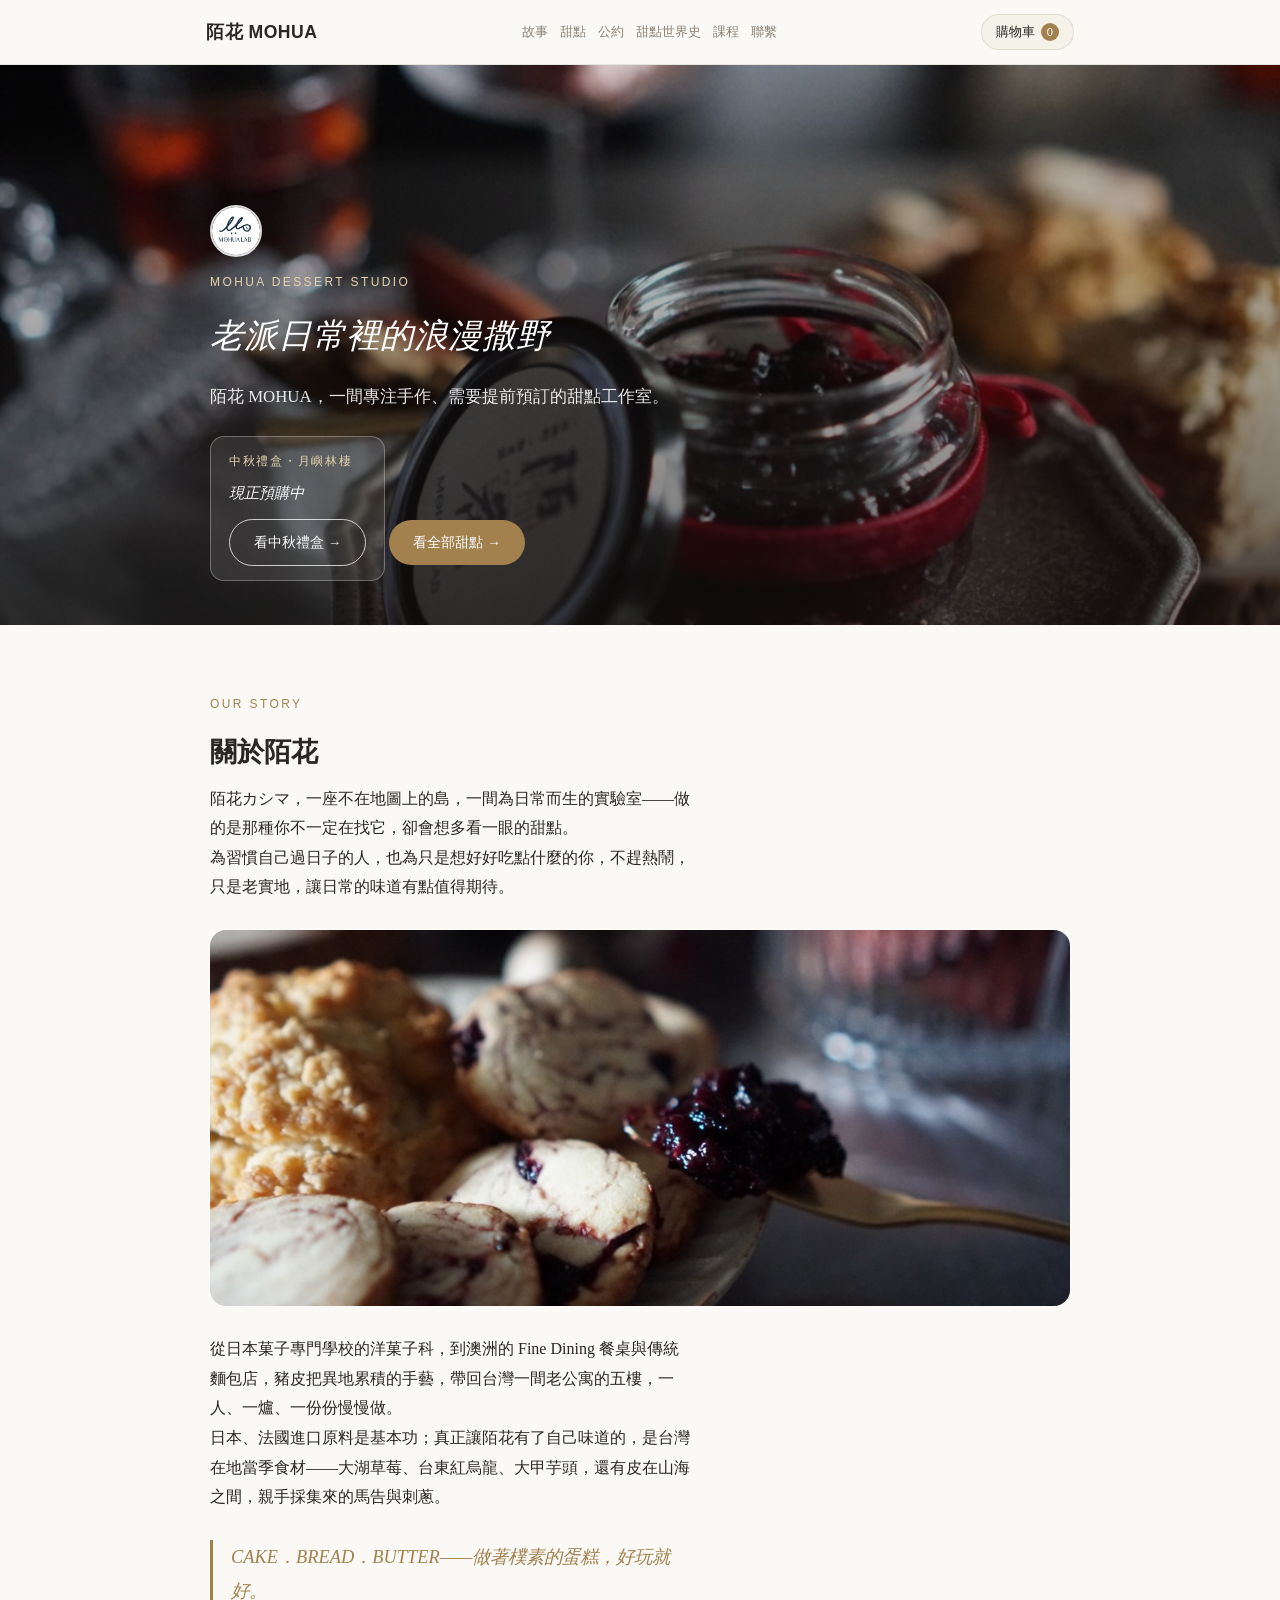
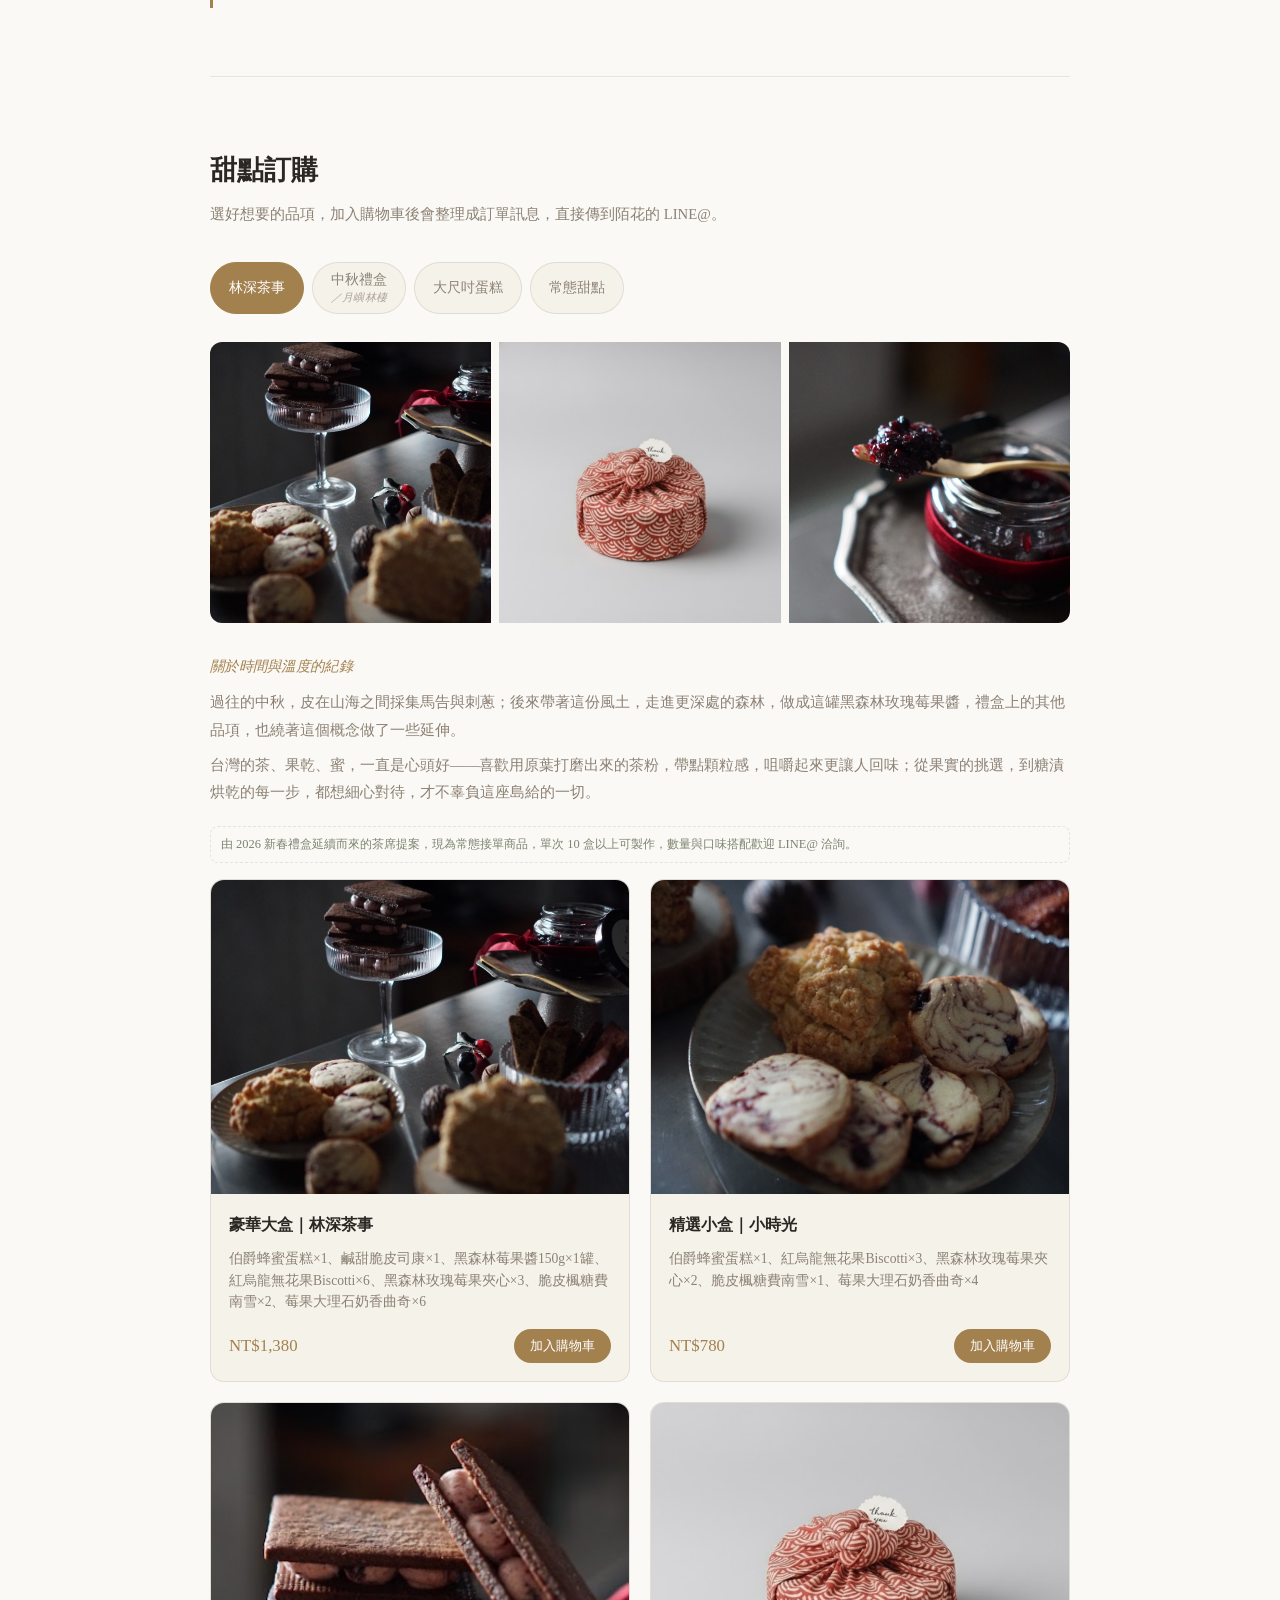
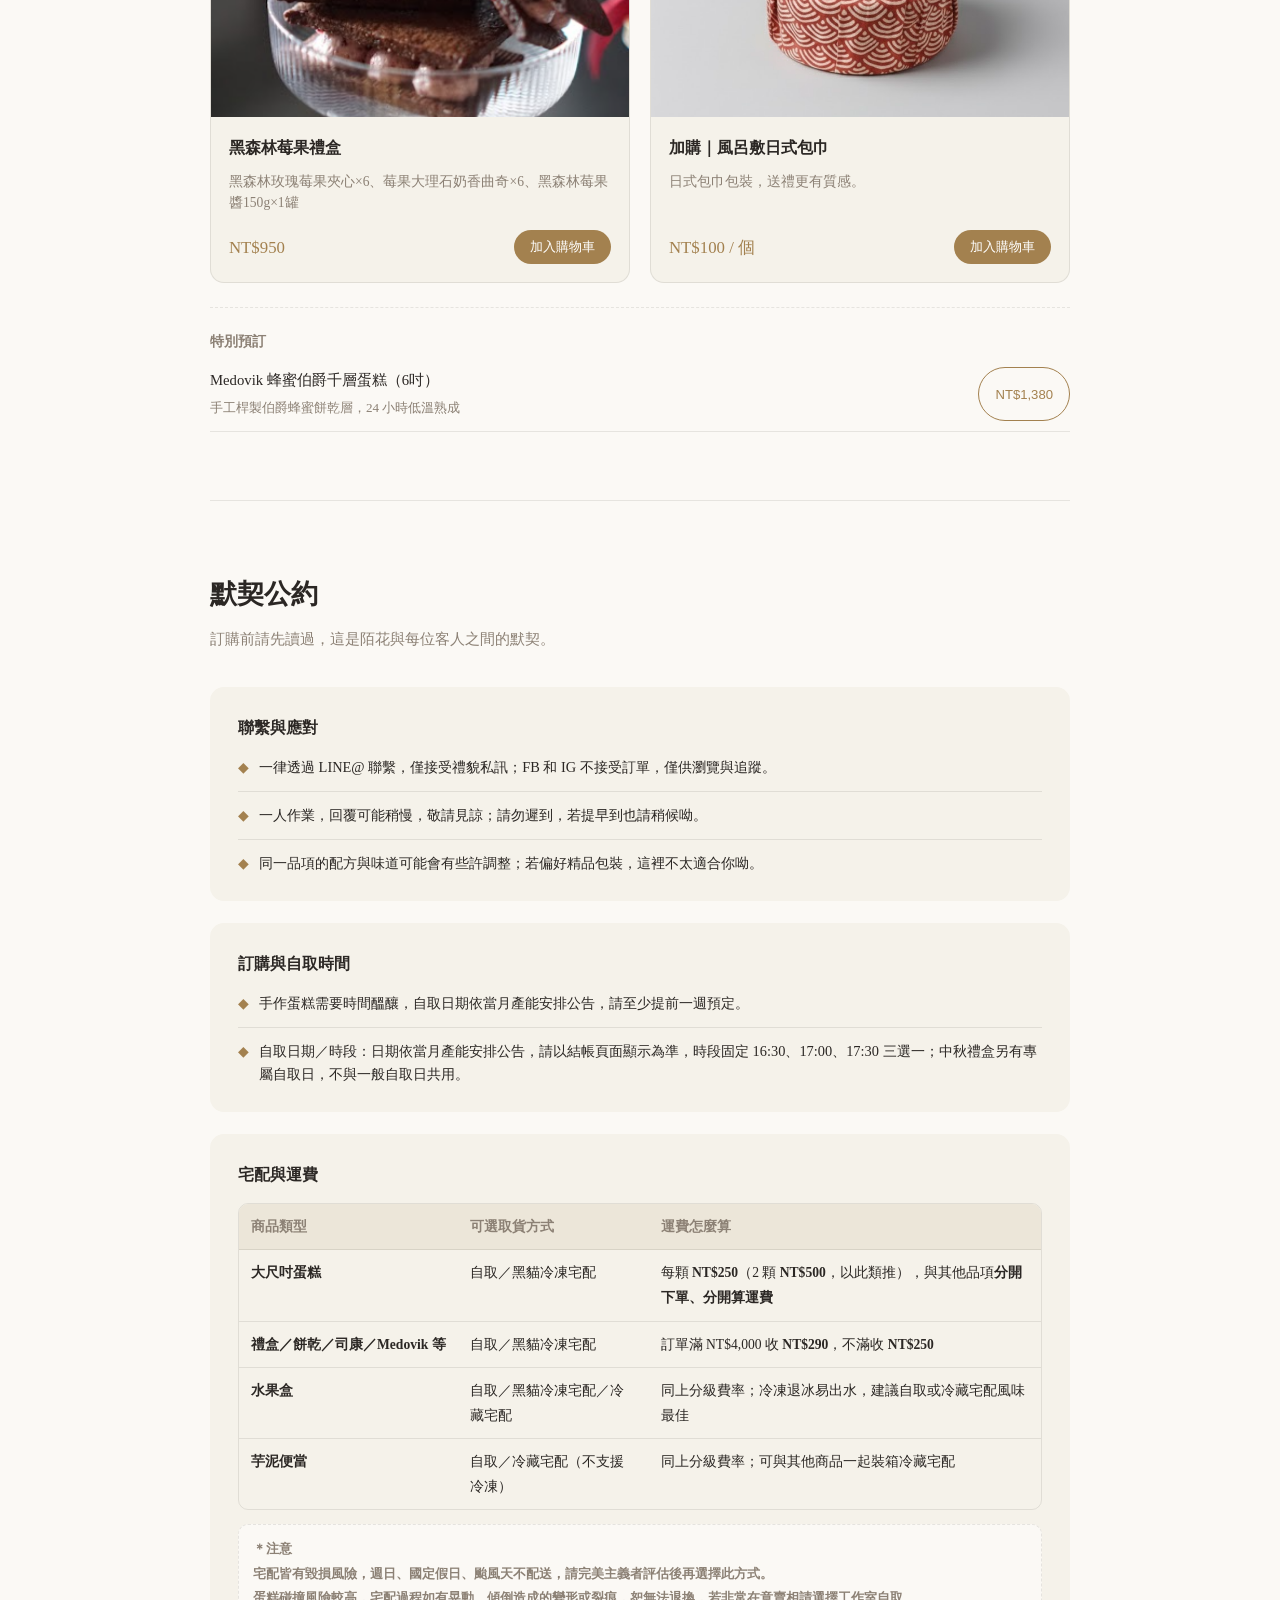
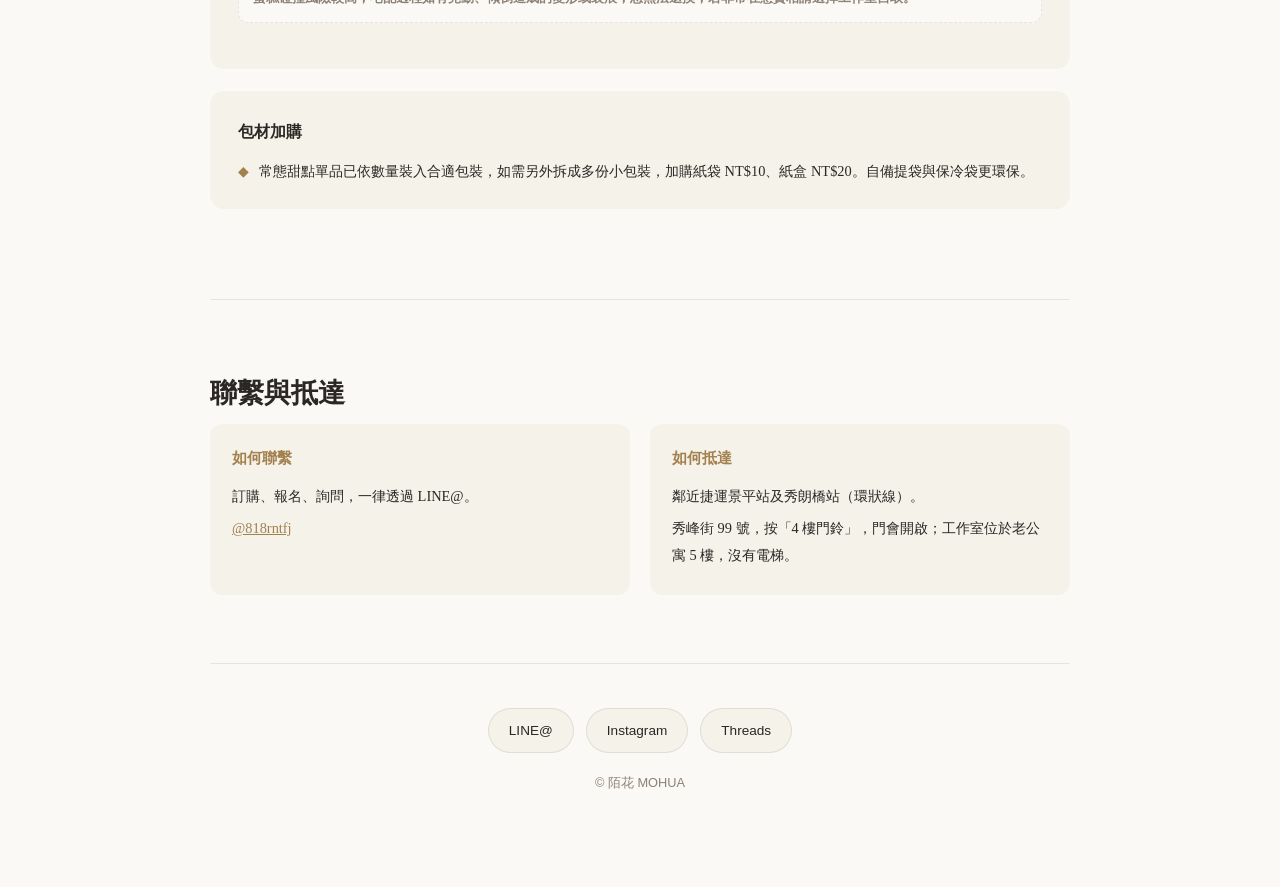
<file: index.html>
<!DOCTYPE html>
<html lang="zh-Hant">
<head>
<meta charset="UTF-8">
<title>陌花 MOHUA｜甜點與烘焙課程</title>
<meta name="viewport" content="width=device-width, initial-scale=1">
<meta name="description" content="陌花 MOHUA——豬皮的甜點工作室，大尺吋蛋糕、期間限定禮盒、烘焙課程。">
<link rel="stylesheet" href="style.css">
</head>
<body>

<nav class="topnav">
  <div class="topnav-inner ui">
    <a class="brand" href="#top">陌花 MOHUA</a>
    <div class="nav-links">
      <a href="#story">故事</a>
      <a href="#shop">甜點</a>
      <a href="#agreement">公約</a>
      <a href="dessert-history.html">甜點世界史</a>
      <a href="course.html">課程</a>
      <a href="#visit">聯繫</a>
    </div>
    <button class="cart-btn" onclick="openCart()"><span class="ui-label">購物車</span> <span class="cart-count ui" id="cartCount">0</span></button>
  </div>
</nav>

<header class="hero" id="top">
  <div class="hero-media">
    <img src="素材/ig/post-01-jan13.jpg" alt="陌花手作甜點與果醬">
    <div class="hero-overlay"></div>
  </div>
  <div class="hero-content">
    <img class="hero-badge" src="素材/ig/profile-logo.jpg" alt="陌花 MOHUA LAB">
    <p class="eyebrow ui">MOHUA DESSERT STUDIO</p>
    <h1 class="name">老派日常裡的浪漫撒野</h1>
    <p class="lede">陌花 MOHUA，一間專注手作、需要提前預訂的甜點工作室。</p>

    <div class="hero-promo">
      <p class="hero-promo-tag">中秋禮盒・月嶼林棲</p>
      <p class="hero-promo-text">現正預購中</p>
      <a href="#shop" class="hero-cta ui outline" onclick="switchTab('midautumn')">看中秋禮盒 →</a>
    </div>

    <a href="#shop" class="hero-cta ui">看全部甜點 →</a>
  </div>
</header>

<div class="wrap">

<!-- ================= 品牌故事 ================= -->
<section class="block story-block" id="story">
  <p class="eyebrow ui">OUR STORY</p>
  <h2 class="sec-title">關於陌花</h2>

  <p class="story-text">陌花カシマ，一座不在地圖上的島，一間為日常而生的實驗室——做的是那種你不一定在找它，卻會想多看一眼的甜點。<br>
  為習慣自己過日子的人，也為只是想好好吃點什麼的你，不趕熱鬧，只是老實地，讓日常的味道有點值得期待。</p>

  <div class="story-banner"><img src="素材/ig/post-05-jan23.jpg" alt="陌花手作甜點"></div>

  <p class="story-text">從日本菓子專門學校的洋菓子科，到澳洲的 Fine Dining 餐桌與傳統麵包店，豬皮把異地累積的手藝，帶回台灣一間老公寓的五樓，一人、一爐、一份份慢慢做。<br>
  日本、法國進口原料是基本功；真正讓陌花有了自己味道的，是台灣在地當季食材——大湖草莓、台東紅烏龍、大甲芋頭，還有皮在山海之間，親手採集來的馬告與刺蔥。</p>

  <blockquote class="pull-quote ui">CAKE．BREAD．BUTTER——做著樸素的蛋糕，好玩就好。</blockquote>
</section>

<!-- ================= 甜點訂購 ================= -->
<section class="block" id="shop">
  <h2 class="sec-title">甜點訂購</h2>
  <p class="sec-sub">選好想要的品項，加入購物車後會整理成訂單訊息，直接傳到陌花的 LINE@。</p>

  <div class="tabs ui">
    <button class="tab active" data-cat="giftbox" onclick="switchTab('giftbox')">林深茶事</button>
    <button class="tab" data-cat="midautumn" onclick="switchTab('midautumn')">中秋禮盒<span class="tab-sub">／月嶼林棲</span></button>
    <button class="tab" data-cat="cake" onclick="switchTab('cake')">大尺吋蛋糕</button>
    <button class="tab" data-cat="changtai" onclick="switchTab('changtai')">常態甜點</button>
  </div>

  <!-- 新春禮盒 -->
  <div class="cat-panel" id="panel-giftbox">
    <div class="gallery-strip">
      <img src="素材/form-img-1.png" alt="陌花新春禮盒陳列">
      <img src="素材/form-img-6.png" alt="風呂敷包裝">
      <img src="素材/form-img-2.png" alt="黑森林莓果醬">
    </div>
    <p class="tagline">關於時間與溫度的紀錄</p>
    <p class="sec-sub" style="margin-bottom:8px">過往的中秋，皮在山海之間採集馬告與刺蔥；後來帶著這份風土，走進更深處的森林，做成這罐黑森林玫瑰莓果醬，禮盒上的其他品項，也繞著這個概念做了一些延伸。</p>
    <p class="sec-sub" style="margin-bottom:20px">台灣的茶、果乾、蜜，一直是心頭好——喜歡用原葉打磨出來的茶粉，帶點顆粒感，咀嚼起來更讓人回味；從果實的挑選，到糖漬烘乾的每一步，都想細心對待，才不辜負這座島給的一切。</p>
    <p class="item-note" style="margin-bottom:16px">由 2026 新春禮盒延續而來的茶席提案，現為常態接單商品，單次 10 盒以上可製作，數量與口味搭配歡迎 LINE@ 洽詢。</p>

    <div class="product-grid">
      <div class="product-card">
        <div class="thumb"><img src="素材/form-img-1.png" alt="豪華大盒：林深茶事"></div>
        <div class="body">
          <h3>豪華大盒｜林深茶事</h3>
          <p class="desc">伯爵蜂蜜蛋糕×1、鹹甜脆皮司康×1、黑森林莓果醬150g×1罐、紅烏龍無花果Biscotti×6、黑森林玫瑰莓果夾心×3、脆皮楓糖費南雪×2、莓果大理石奶香曲奇×6</p>
          <div class="price-row">
            <span class="price ui">NT$1,380</span>
            <button class="add-btn ui" onclick="addToCart('giftbox-big','豪華大盒｜林深茶事',1380)">加入購物車</button>
          </div>
        </div>
      </div>

      <div class="product-card">
        <div class="thumb"><img src="素材/form-img-4.png" alt="精選小盒：小時光"></div>
        <div class="body">
          <h3>精選小盒｜小時光</h3>
          <p class="desc">伯爵蜂蜜蛋糕×1、紅烏龍無花果Biscotti×3、黑森林玫瑰莓果夾心×2、脆皮楓糖費南雪×1、莓果大理石奶香曲奇×4</p>
          <div class="price-row">
            <span class="price ui">NT$780</span>
            <button class="add-btn ui" onclick="addToCart('giftbox-small','精選小盒｜小時光',780)">加入購物車</button>
          </div>
        </div>
      </div>

      <div class="product-card">
        <div class="thumb"><img src="素材/form-img-3.png" alt="黑森林莓果禮盒"></div>
        <div class="body">
          <h3>黑森林莓果禮盒</h3>
          <p class="desc">黑森林玫瑰莓果夾心×6、莓果大理石奶香曲奇×6、黑森林莓果醬150g×1罐</p>
          <div class="price-row">
            <span class="price ui">NT$950</span>
            <button class="add-btn ui" onclick="addToCart('giftbox-berry','黑森林莓果禮盒',950)">加入購物車</button>
          </div>
        </div>
      </div>

      <div class="product-card">
        <div class="thumb"><img src="素材/form-img-6.png" alt="風呂敷日式包巾"></div>
        <div class="body">
          <h3>加購｜風呂敷日式包巾</h3>
          <p class="desc">日式包巾包裝，送禮更有質感。</p>
          <div class="price-row">
            <span class="price ui">NT$100 / 個</span>
            <button class="add-btn ui" onclick="addToCart('furoshiki','加購｜風呂敷日式包巾',100)">加入購物車</button>
          </div>
        </div>
      </div>
    </div>

    <div class="text-list">
      <h4 class="ui">特別預訂</h4>
      <ul>
        <li>
          <div>
            <div>Medovik 蜂蜜伯爵千層蛋糕（6吋）</div>
            <span class="note">手工桿製伯爵蜂蜜餅乾層，24 小時低溫熟成</span>
          </div>
          <button class="add-btn outline ui" onclick="addToCart('medovik','Medovik 蜂蜜伯爵千層蛋糕（6吋）',1380)">NT$1,380</button>
        </li>
      </ul>
    </div>
  </div>

  <!-- 中秋禮盒 -->
  <div class="cat-panel" id="panel-midautumn" style="display:none">
    <div class="gallery-strip">
      <img src="素材/中秋禮盒/moonfestival-labeled-tray.jpg" alt="月嶼林棲禮盒六種口味標示">
      <img src="素材/中秋禮盒/unbox-detail.jpg" alt="月嶼林棲禮盒開盒細節">
      <img src="素材/中秋禮盒/giftbag-packaging.jpg" alt="月嶼林棲禮盒提袋與包裝">
    </div>
    <p class="tagline">月嶼林棲</p>
    <p class="sec-sub" style="margin-bottom:8px">山林的氣息，伴著秋夜的月光，<br>茶香隨風飄散，如水的月光灑落，<br>陌生又熟悉的味道，是大家最想念的家鄉。</p>
    <p class="sec-sub" style="margin-bottom:20px">餅皮選用台灣原生香料與在地食材，將純淨的山林氣息，化為一口口的溫柔。特色餡料為花生蓮蓉起司餡，蒸熟的花生與蓮子壓成泥後翻炒成蓮蓉餡，搭配北海道奶油乳酪蒸烤而成，口感細緻、溫潤。</p>

    <h3 class="subcat-title" style="margin-top:0;padding-top:0;border-top:none">月嶼林棲</h3>
    <h3 class="subcat-title">A. 台灣風味月餅</h3>
    <div class="mini-strip" style="max-width:100%;grid-template-columns:repeat(4,1fr)">
      <img src="素材/中秋禮盒/mooncake-01.jpg" alt="台灣風味月餅細節 1">
      <img src="素材/中秋禮盒/mooncake-02.jpg" alt="台灣風味月餅細節 2">
      <img src="素材/中秋禮盒/mooncake-03.jpg" alt="台灣風味月餅細節 3">
      <img src="素材/中秋禮盒/mooncake-04.jpg" alt="台灣風味月餅細節 4">
    </div>
    <p class="subcat-note">口味：馬告杏桃（山胡椒清香、杏桃甜香）、刺蔥檸檬（原住民香料、清新風味）、紅烏龍核桃（高山茶韻、溫潤核桃）、觀音茶南瓜子（茶香與堅果的和諧）。附贈手寫小卡、麻繩。</p>
    <div class="product-grid">
      <div class="product-card">
        <div class="body">
          <h3>四入嚐鮮組合</h3>
          <p class="desc">口味各一，先嚐鮮再決定送禮組合。</p>
          <div class="price-row">
            <span class="price ui" id="price-mooncake-4">NT$660</span>
            <button class="add-btn ui" onclick="addMidAutumnItem('mooncake-4','台灣風味月餅｜四入嚐鮮組合',660)">加入購物車</button>
          </div>
        </div>
      </div>
      <div class="product-card">
        <div class="body">
          <h3>六入精緻禮盒</h3>
          <p class="desc">馬告杏桃×2、刺蔥檸檬×2、紅烏龍核桃×1、觀音茶南瓜子×1。</p>
          <div class="price-row">
            <span class="price ui" id="price-mooncake-6">NT$980</span>
            <button class="add-btn ui" onclick="addMidAutumnItem('mooncake-6','台灣風味月餅｜六入精緻禮盒',980)">加入購物車</button>
          </div>
        </div>
      </div>
    </div>

    <h3 class="subcat-title">B. 芝麻肉鬆麻糬酥餅</h3>
    <p class="subcat-note">外酥內軟的層次，芝麻濃厚、肉鬆鹹香，還有麻糬牽絲的驚喜。</p>
    <div class="product-grid">
      <div class="product-card">
        <div class="thumb"><img src="素材/常態甜點/31-sesame-mochi-pastry.jpg" alt="芝麻肉鬆QQ酥餅（整顆）" style="object-position:top"></div>
        <div class="body">
          <h3>單入</h3>
          <div class="price-row">
            <span class="price ui" id="price-sesame-mochi-1">NT$130</span>
            <button class="add-btn ui" onclick="addMidAutumnItem('sesame-mochi-1','芝麻肉鬆麻糬酥餅（單入）',130)">加入購物車</button>
          </div>
        </div>
      </div>
      <div class="product-card">
        <div class="thumb"><img src="素材/常態甜點/31-sesame-mochi-pastry.jpg" alt="芝麻肉鬆QQ酥餅（切開）" style="object-position:bottom"></div>
        <div class="body">
          <h3>六入</h3>
          <div class="price-row">
            <span class="price ui" id="price-sesame-mochi-6">NT$760</span>
            <button class="add-btn ui" onclick="addMidAutumnItem('sesame-mochi-6','芝麻肉鬆麻糬酥餅（六入）',760)">加入購物車</button>
          </div>
        </div>
      </div>
    </div>

    <p class="item-note" style="margin-top:8px">退冰即可享用，回烤風味更佳。中秋禮盒現正預購中，自取日為 9/20，選擇宅配的訂單將於 <b style="color:var(--danger);font-size:1.2em">9/21</b> 統一以黑貓冷凍宅配寄出，實際安排請以發文公告為準。</p>
  </div>

  <!-- 大尺吋蛋糕 -->
  <div class="cat-panel" id="panel-cake" style="display:none">
    <div class="gallery-strip">
      <img src="素材/大尺吋蛋糕/包裝/packaging-ribbon-01.jpg" alt="雙色緞帶蝴蝶結與手寫感謝小卡">
      <img src="素材/大尺吋蛋糕/包裝/packaging-ribbon-02.jpg" alt="手繫麻繩與手寫生日祝福小卡">
      <img src="素材/大尺吋蛋糕/包裝/packaging-ribbon-03.jpg" alt="包裝完成的蛋糕禮盒">
    </div>
    <p class="tagline">生活小小的儀式感</p>
    <p class="sec-sub" style="margin-bottom:20px">日本中澤鮮奶油、法國鮮奶油、自製香草二砂糖——厚實豐富的內餡，是每一顆重重的蛋糕最在意的細節。雙色緞帶、手寫小卡，是出門前的最後一道手續。以下為圖片示意，實際成品依當次製作為準。</p>

    <p class="item-note" style="margin-bottom:16px">招牌固定 4 款，口味、備料都經過整理，選擇更單純；也提供客製蛋糕自由搭配基底與奶霜，其他特殊需求歡迎 LINE@ 討論。</p>
    <p class="item-note" style="margin-bottom:16px">手作蛋糕需要時間醞釀，自取日期依當月產能安排公告，請於結帳頁面確認當下可選時段，建議提前預約，才不會錯過想要的日期。</p>
    <div class="product-grid">
      <div class="product-card">
        <div class="thumb"><img src="素材/大尺吋蛋糕/06-taitung-honey-blacktea-fruit.png" alt="紅烏龍燉蘋果蛋糕"></div>
        <div class="body">
          <h3>紅烏龍燉蘋果</h3>
          <p class="desc">白蘭地香草焦糖燉蘋果、巧克力脆脆、紅烏龍奶凍——高山茶韻配溫潤燉蘋果，客人反應最好的組合。</p>
          <select class="flavor-select ui" id="size-honglurong-apple" onchange="updateSizedPrice('size-honglurong-apple','price-honglurong-apple')">
            <option value="6|1800">6 吋　NT$1,800</option>
            <option value="8|3000">8 吋　NT$3,000</option>
          </select>
          <div class="price-row">
            <span class="price ui" id="price-honglurong-apple">NT$1,800</span>
            <button class="add-btn ui" onclick="addToCartSized('honglurong-apple','紅烏龍燉蘋果','size-honglurong-apple')">加入購物車</button>
          </div>
        </div>
      </div>
      <div class="product-card">
        <div class="thumb"><img src="素材/大尺吋蛋糕/08-taro-hojicha-caramel-nut.png" alt="芋泥控蛋糕"></div>
        <div class="body">
          <h3>芋泥控</h3>
          <p class="desc">芋泥、焦糖堅果脆、蜂蜜乳酪——自慢推薦款。宅配改為芋泥乳酪冰糕。</p>
          <select class="flavor-select ui" id="size-taro-control" onchange="updateSizedPrice('size-taro-control','price-taro-control')">
            <option value="6|1800">6 吋　NT$1,800</option>
            <option value="8|3000">8 吋　NT$3,000</option>
          </select>
          <div class="price-row">
            <span class="price ui" id="price-taro-control">NT$1,800</span>
            <button class="add-btn ui" onclick="addToCartSized('taro-control','芋泥控','size-taro-control')">加入購物車</button>
          </div>
        </div>
      </div>
      <div class="product-card">
        <div class="thumb"><img src="素材/大尺吋蛋糕/11-yuzu-genmai.png" alt="柚子芝麻蛋糕"></div>
        <div class="body">
          <h3>柚子芝麻</h3>
          <p class="desc">日本柚子乳糕、芝麻奶凍、芝麻脆脆，清爽解膩的組合。</p>
          <select class="flavor-select ui" id="size-yuzu-sesame" onchange="updateSizedPrice('size-yuzu-sesame','price-yuzu-sesame')">
            <option value="6|1800">6 吋　NT$1,800</option>
            <option value="8|3000">8 吋　NT$3,000</option>
          </select>
          <div class="price-row">
            <span class="price ui" id="price-yuzu-sesame">NT$1,800</span>
            <button class="add-btn ui" onclick="addToCartSized('yuzu-sesame','柚子芝麻','size-yuzu-sesame')">加入購物車</button>
          </div>
        </div>
      </div>
      <div class="product-card">
        <div class="thumb"><img src="素材/大尺吋蛋糕/05-vanilla-rum-fruit.png" alt="當季水果蛋糕"></div>
        <div class="body">
          <h3>當季水果</h3>
          <p class="desc">蜂蜜乳酪、原味香草奶凍，水果隨四季輪替，選用價格穩定的常見品項——春：桑葚／夏：芒果／秋：甜柿／冬：茂谷柑。</p>
          <select class="flavor-select ui" id="size-seasonal-fruit" onchange="updateSizedPrice('size-seasonal-fruit','price-seasonal-fruit')">
            <option value="6|1600">6 吋　NT$1,600</option>
            <option value="8|2800">8 吋　NT$2,800</option>
          </select>
          <div class="price-row">
            <span class="price ui" id="price-seasonal-fruit">NT$1,600</span>
            <button class="add-btn ui" onclick="addToCartSized('seasonal-fruit','當季水果','size-seasonal-fruit')">加入購物車</button>
          </div>
        </div>
      </div>
      <div class="product-card">
        <div class="thumb"><img src="素材/大尺吋蛋糕/04-medovik.png" alt="Medovik 蜂蜜伯爵千層蛋糕"></div>
        <div class="body">
          <h3>Medovik 蜂蜜伯爵千層蛋糕</h3>
          <p class="desc">「時間，是這款蛋糕最重要的食材。」手工桿製伯爵蜂蜜餅乾層，24 小時低溫熟成。不同於禮盒裡蜂蜜蛋糕的「輕盈彈潤」，這款展現的是「厚實與深邃」——茶香、核桃與焦糖蜂蜜，在時間裡緩緩融合，質地從酥脆轉化為如雲朵般的綿密，適合團圓餐後的重頭戲，或是情人節最深情的對白。</p>
          <div class="price-row">
            <span class="price ui">6吋 NT$1,380</span>
            <button class="add-btn ui" onclick="addToCart('medovik-cake','Medovik 蜂蜜伯爵千層蛋糕（6吋）',1380)">加入購物車</button>
          </div>
        </div>
      </div>
      <div class="product-card">
        <div class="thumb"><img src="素材/常態甜點/13-carrot-cake.png" alt="香橙乳酪胡蘿蔔蛋糕（8吋整顆）"></div>
        <div class="body">
          <h3>香橙乳酪胡蘿蔔蛋糕</h3>
          <p class="desc">輕盈留香的香橙馬茲卡邦乳酪，胡蘿蔔蛋糕也拌入大量橙皮跟橙汁；常態甜點也有單片販售。</p>
          <div class="price-row">
            <span class="price ui">8吋整顆 NT$1,500</span>
            <button class="add-btn ui" onclick="addToCart('carrot-cake-8','香橙乳酪胡蘿蔔蛋糕（8吋整顆）',1500)">加入購物車</button>
          </div>
        </div>
      </div>
      <div class="product-card">
        <div class="carousel" id="carousel-cakegallery">
          <div class="carousel-track" id="carousel-cakegallery-track">
            <img src="素材/大尺吋蛋糕/01-strawberry-jp.png" alt="蛋糕造型 1">
            <img src="素材/大尺吋蛋糕/03-persimmon-hojicha-orange-cheese.png" alt="蛋糕造型 2">
            <img src="素材/大尺吋蛋糕/07-mango-papaya-blacktea.png" alt="蛋糕造型 3">
            <img src="素材/大尺吋蛋糕/09-chestnut-earlgrey-blacktea.png" alt="蛋糕造型 4">
            <img src="素材/大尺吋蛋糕/10-hojicha-persimmon.png" alt="蛋糕造型 5">
            <img src="素材/大尺吋蛋糕/12-hojicha-mikan-saltflower-cheese.png" alt="蛋糕造型 6">
            <img src="素材/大尺吋蛋糕/13-earlgrey-orange-mikan.png" alt="蛋糕造型 7">
            <img src="素材/大尺吋蛋糕/15-tangerine-boxed.jpg" alt="蛋糕造型 8">
            <img src="素材/大尺吋蛋糕/16-walnut-driedorange.png" alt="蛋糕造型 9">
          </div>
          <button class="carousel-arrow prev" onclick="carouselMove('cakegallery',-1)">‹</button>
          <button class="carousel-arrow next" onclick="carouselMove('cakegallery',1)">›</button>
          <div class="carousel-dots" id="carousel-cakegallery-dots">
            <span class="active" onclick="carouselGoTo('cakegallery',0)"></span>
            <span onclick="carouselGoTo('cakegallery',1)"></span>
            <span onclick="carouselGoTo('cakegallery',2)"></span>
            <span onclick="carouselGoTo('cakegallery',3)"></span>
            <span onclick="carouselGoTo('cakegallery',4)"></span>
            <span onclick="carouselGoTo('cakegallery',5)"></span>
            <span onclick="carouselGoTo('cakegallery',6)"></span>
            <span onclick="carouselGoTo('cakegallery',7)"></span>
            <span onclick="carouselGoTo('cakegallery',8)"></span>
          </div>
        </div>
        <div class="body">
          <h3>客製蛋糕｜自由搭配</h3>
          <p class="item-note" style="margin-bottom:8px">以上為過往製作過的造型示意，實際款式依當次基底＋奶霜組合為準。</p>
          <p class="desc">先選基底，奶霜會自動列出跟這個基底最搭的兩種選擇；燉蘋果／芋泥／柚子乳糕／芒果／甜柿這五款基底，也已經幫你配好對應的口感脆片，不用另外選。含榴槤／櫻桃／草莓在內同一價格，不另外加價，實際供應依當季而定，下單後由皮 LINE@ 確認細節（不確定味道搭不搭，也可以留言請皮推薦組合）。</p>
          <select class="flavor-select ui" id="custom-cake-a" onchange="updateCustomCakeB()">
            <option value="燉蘋果">基底：白蘭地香草焦糖燉蘋果</option>
            <option value="芋泥">基底：芋泥</option>
            <option value="柚子乳糕">基底：日本柚子乳糕</option>
            <option value="芒果">基底：當季芒果</option>
            <option value="甜柿">基底：當季甜柿</option>
            <option value="水蜜桃">基底：當季水蜜桃</option>
            <option value="榴槤">基底：榴槤（季節限定）</option>
            <option value="櫻桃">基底：櫻桃（季節限定）</option>
            <option value="草莓">基底：草莓（季節限定）</option>
          </select>
          <select class="flavor-select ui" id="custom-cake-b"></select>
          <p class="item-note" id="custom-cake-c-note" style="margin:8px 0"></p>
          <select class="flavor-select ui" id="custom-cake-size" onchange="updateSizedPrice('custom-cake-size','price-custom-cake')">
            <option value="6|2200">6 吋　NT$2,200</option>
            <option value="8|3600">8 吋　NT$3,600</option>
          </select>
          <div class="price-row">
            <span class="price ui" id="price-custom-cake">NT$2,200</span>
            <button class="add-btn ui" onclick="addCustomCake('custom-cake-size','custom-cake-a','custom-cake-b')">加入購物車</button>
          </div>
        </div>
      </div>
    </div>

    <p class="item-note"><b>蛋糕需要單獨下單呦!</b> 麻煩需要與其他甜點分開下單:)（一次訂好幾顆蛋糕沒問題）。購物車裡放入蛋糕後，會出現日期／時間需求、曲線蠟燭加購與小卡祝福語欄位。</p>
  </div>

  <!-- 常態甜點 -->
  <div class="cat-panel" id="panel-changtai" style="display:none">
    <p class="sec-sub" style="margin-bottom:20px">日常品項，公司下午茶、婚禮派對、接待小點歡迎討論，數量達到也可以預定，歡迎團購。</p>

    <div class="tabs ui">
      <button class="tab active" data-subcat="tart" onclick="switchSubTab('tart')">大尺吋塔派</button>
      <button class="tab" data-subcat="bites" onclick="switchSubTab('bites')">小點心</button>
      <button class="tab" data-subcat="rolls" onclick="switchSubTab('rolls')">麵包捲</button>
      <button class="tab" data-subcat="boxes" onclick="switchSubTab('boxes')">甜點盒子</button>
    </div>

    <div class="subcat-panel" id="subpanel-tart">
    <div class="product-grid">
      <div class="product-card">
        <div class="thumb"><img src="素材/常態甜點/14-lemon-tart.png" alt="唾液腺失調檸檬塔"></div>
        <div class="body">
          <h3>唾液腺失調檸檬塔（6吋）</h3>
          <p class="desc">酥脆甜塔皮是主角，退冰後依舊香脆，內餡有一層像奶蓋的鹹甜乳酪餡，獻給喜歡酸感但追求平衡的人。</p>
          <div class="price-row">
            <span class="price ui">NT$1,380</span>
            <button class="add-btn ui" onclick="addToCart('lemon-tart','唾液腺失調檸檬塔（6吋）',1380)">加入購物車</button>
          </div>
        </div>
      </div>
    </div>
    </div>

    <div class="subcat-panel" id="subpanel-bites" style="display:none">
    <div class="product-grid">
      <div class="product-card">
        <div class="thumb"><img src="素材/常態甜點/01-earlgrey-honey-cake.png" alt="伯爵蜂蜜蛋糕"></div>
        <div class="body">
          <h3>伯爵蜂蜜蛋糕</h3>
          <p class="desc">磨碎的伯爵茶葉揉入麵糊，入口先是蜂蜜清甜，隨後佛手柑香氣散發，質地彈潤。</p>
          <div class="price-row">
            <span class="price tbd ui">NT$100／片（售完）</span>
            <button class="add-btn disabled ui">已售完</button>
          </div>
        </div>
      </div>
      <div class="product-card">
        <div class="thumb"><img src="素材/常態甜點/13-carrot-cake.png" alt="香橙乳酪胡蘿蔔蛋糕"></div>
        <div class="body">
          <h3>香橙乳酪胡蘿蔔蛋糕</h3>
          <p class="desc">輕盈留香的香橙馬茲卡邦乳酪，胡蘿蔔蛋糕也拌入大量橙皮跟橙汁。</p>
          <div class="price-row">
            <span class="price ui">NT$150 / 片</span>
            <button class="add-btn ui" onclick="addToCart('carrot-cake','香橙乳酪胡蘿蔔蛋糕（單片）',150)">加入購物車</button>
          </div>
        </div>
      </div>
      <div class="product-card">
        <div class="carousel" id="carousel-dacquoise">
          <div class="carousel-track" id="carousel-dacquoise-track">
            <img src="素材/達克瓦茲系列/dacquoise-01.jpg" alt="達克瓦茲全口味展示 1">
            <img src="素材/達克瓦茲系列/dacquoise-02.jpg" alt="達克瓦茲全口味展示 2">
            <img src="素材/達克瓦茲系列/dacquoise-03.jpg" alt="達克瓦茲全口味展示 3">
            <img src="素材/達克瓦茲系列/dacquoise-04.jpg" alt="達克瓦茲全口味展示 4">
            <img src="素材/達克瓦茲系列/dacquoise-05.jpg" alt="達克瓦茲全口味展示 5">
            <img src="素材/達克瓦茲系列/dacquoise-06.jpg" alt="達克瓦茲全口味展示 6">
            <img src="素材/達克瓦茲系列/dacquoise-07.jpg" alt="達克瓦茲全口味展示 7">
            <img src="素材/達克瓦茲系列/dacquoise-08.jpg" alt="達克瓦茲全口味展示 8">
            <img src="素材/達克瓦茲系列/dacquoise-09.jpg" alt="達克瓦茲全口味展示 9">
            <img src="素材/達克瓦茲系列/dacquoise-10.jpg" alt="達克瓦茲全口味展示 10">
            <img src="素材/達克瓦茲系列/dacquoise-11.jpg" alt="達克瓦茲全口味展示 11">
            <img src="素材/達克瓦茲系列/dacquoise-12.jpg" alt="達克瓦茲全口味展示 12">
          </div>
          <button class="carousel-arrow prev" onclick="carouselMove('dacquoise',-1)">‹</button>
          <button class="carousel-arrow next" onclick="carouselMove('dacquoise',1)">›</button>
          <div class="carousel-dots" id="carousel-dacquoise-dots">
            <span class="active" onclick="carouselGoTo('dacquoise',0)"></span>
            <span onclick="carouselGoTo('dacquoise',1)"></span>
            <span onclick="carouselGoTo('dacquoise',2)"></span>
            <span onclick="carouselGoTo('dacquoise',3)"></span>
            <span onclick="carouselGoTo('dacquoise',4)"></span>
            <span onclick="carouselGoTo('dacquoise',5)"></span>
            <span onclick="carouselGoTo('dacquoise',6)"></span>
            <span onclick="carouselGoTo('dacquoise',7)"></span>
            <span onclick="carouselGoTo('dacquoise',8)"></span>
            <span onclick="carouselGoTo('dacquoise',9)"></span>
            <span onclick="carouselGoTo('dacquoise',10)"></span>
            <span onclick="carouselGoTo('dacquoise',11)"></span>
          </div>
        </div>
        <div class="body">
          <h3>達克瓦茲</h3>
          <p class="desc">純杏仁粉、義大利西西里杏仁粉外皮，酥脆軟黏不黏牙（單次訂購 10 顆以上製作）。</p>
          <select class="flavor-select ui" id="flavor-dacquoise">
            <option value="紅烏龍無花果">紅烏龍無花果</option>
            <option value="焙茶鳳梨">焙茶鳳梨</option>
            <option value="芝麻脆脆">芝麻脆脆</option>
            <option value="檸檬乳酪">檸檬乳酪</option>
            <option value="日本柚子堅果">日本柚子堅果</option>
            <option value="茶漬金桔">茶漬金桔</option>
            <option value="朗姆酒葡萄乾">朗姆酒葡萄乾</option>
          </select>
          <div class="price-row">
            <span class="price ui">NT$120 / 個</span>
            <button class="add-btn ui" onclick="addToCartFlavor('dacquoise','達克瓦茲',120,'flavor-dacquoise')">加入購物車</button>
          </div>
        </div>
      </div>
      <div class="product-card">
        <div class="thumb"><img src="素材/常態甜點/32-three-eyed-cookie-photo.jpg" alt="三眼怪—觀音茶海鹽白巧克力三眼怪軟餅乾"></div>
        <div class="body">
          <h3>三眼怪｜觀音茶白巧克力軟餅乾</h3>
          <p class="desc">現磨觀音茶烤後香氣爆發，AOP 發酵奶油的細緻奶香，配上鹽之花，甜而不膩。</p>
          <div class="price-row">
            <span class="price ui">NT$240 / 三入</span>
            <button class="add-btn ui" onclick="addToCart('three-eyed','三眼怪｜觀音茶白巧克力軟餅乾（三入）',240)">加入購物車</button>
          </div>
        </div>
      </div>
      <div class="product-card">
        <div class="thumb"><img src="素材/常態甜點/04-canele-rum.png" alt="灌餡可麗露 朗姆香草基底"></div>
        <div class="body">
          <h3>灌餡可麗露｜朗姆香草基底</h3>
          <p class="desc">外層蜂膠、發酵奶油製成封殼。兩天靜置麵糊需提前預訂（單次訂購 10 顆以上製作）。</p>
          <select class="flavor-select ui" id="flavor-canele-rum">
            <option value="芝麻脆脆">灌餡口味：芝麻脆脆</option>
            <option value="檸檬凝乳">灌餡口味：檸檬凝乳</option>
            <option value="日本柚子">灌餡口味：日本柚子</option>
            <option value="茶漬金桔">灌餡口味：茶漬金桔</option>
          </select>
          <div class="price-row">
            <span class="price ui">NT$100 / 個</span>
            <button class="add-btn ui" onclick="addToCartFlavor('canele-rum','灌餡可麗露｜朗姆香草基底',100,'flavor-canele-rum')">加入購物車</button>
          </div>
        </div>
      </div>
      <div class="product-card">
        <div class="thumb"><img src="素材/常態甜點/05-canele-tea.png" alt="灌餡可麗露 茶基底"></div>
        <div class="body">
          <h3>灌餡可麗露｜茶基底</h3>
          <p class="desc">外層蜂膠、發酵奶油製成封殼。兩天靜置麵糊需提前預訂（單次訂購 10 顆以上製作）。</p>
          <select class="flavor-select ui" id="flavor-canele-tea">
            <option value="紅烏龍">灌餡口味：紅烏龍</option>
            <option value="日式焙茶">灌餡口味：日式焙茶</option>
          </select>
          <div class="price-row">
            <span class="price ui">NT$100 / 個</span>
            <button class="add-btn ui" onclick="addToCartFlavor('canele-tea','灌餡可麗露｜茶基底',100,'flavor-canele-tea')">加入購物車</button>
          </div>
        </div>
      </div>
      <div class="product-card">
        <div class="thumb"><img src="素材/常態甜點/06-biscotti.png" alt="Biscotti"></div>
        <div class="body">
          <h3>Biscotti</h3>
          <p class="desc">義大利西西里島特選粗研磨杏仁粉、各國茶葉研磨成粉、自烘台灣水果果乾（同口味 6 片一份）。</p>
          <select class="flavor-select ui" id="flavor-biscotti">
            <option value="A.觀音茶鳳梨">A. 觀音茶鳳梨</option>
            <option value="B.蜜蘋茶草莓" disabled>B. 蜜蘋茶草莓（售完）</option>
            <option value="C.紅烏龍茶無花果">C. 紅烏龍茶無花果</option>
          </select>
          <div class="price-row">
            <span class="price ui">NT$250 / 6片</span>
            <button class="add-btn ui" onclick="addToCartFlavor('biscotti','Biscotti（6片）',250,'flavor-biscotti')">加入購物車</button>
          </div>
        </div>
      </div>
      <div class="product-card">
        <div class="thumb"><img src="素材/常態甜點/07-financier.png" alt="楓糖脆皮費南雪"></div>
        <div class="body">
          <h3>楓糖脆皮費南雪（自慢推薦！）</h3>
          <p class="desc">大量楓糖、蜂蜜、西西里杏仁粉，無添加泡打粉和麵粉，中間微黏牙、外皮酥脆。單入 $85／<b>四入 $320</b>／<b>六入 $480</b>，購物車會自動套用組合優惠。</p>
          <div class="price-row">
            <span class="price ui">NT$85 起</span>
            <button class="add-btn ui" onclick="addToCart('financier','楓糖脆皮費南雪（單入）',85)">加入購物車</button>
          </div>
        </div>
      </div>
      <div class="product-card">
        <div class="thumb"><img src="素材/常態甜點/08-scone-salty-sweet.png" alt="脆皮鹹甜司康"></div>
        <div class="body">
          <h3>脆皮鹹甜司康</h3>
          <p class="desc">不加牛奶，只加滿滿法國鮮奶油，鬆、脆、香，保持濕潤口感。</p>
          <div class="price-row">
            <span class="price ui">NT$90 / 個</span>
            <button class="add-btn ui" onclick="addToCart('scone-plain','脆皮鹹甜司康',90)">加入購物車</button>
          </div>
        </div>
      </div>
      <div class="product-card">
        <div class="thumb"><img src="素材/常態甜點/09-scone-pumpkin.png" alt="香料南瓜乳酪鹹甜司康"></div>
        <div class="body">
          <h3>香料南瓜乳酪鹹甜司康</h3>
          <p class="desc">綿密香料南瓜泥配上 cream cheese，像一杯濃郁的季節限定南瓜拿鐵。</p>
          <div class="price-row">
            <span class="price ui">NT$100 / 個</span>
            <button class="add-btn ui" onclick="addToCart('scone-pumpkin','香料南瓜乳酪鹹甜司康',100)">加入購物車</button>
          </div>
        </div>
      </div>
      <div class="product-card">
        <div class="thumb"><img src="素材/常態甜點/10-scone-taro.png" alt="香濃芋泥鹹甜司康"></div>
        <div class="body">
          <h3>香濃芋泥鹹甜司康</h3>
          <p class="desc">混合鮮奶油、鮮奶的濃郁芋泥，滿足所有芋泥控。</p>
          <div class="price-row">
            <span class="price ui">NT$100 / 個</span>
            <button class="add-btn ui" onclick="addToCart('scone-taro','香濃芋泥鹹甜司康',100)">加入購物車</button>
          </div>
        </div>
      </div>
      <div class="product-card">
        <div class="thumb"><img src="素材/常態甜點/11-scone-taro-mochi.png" alt="香濃芋泥麻糬QQ鹹甜司康"></div>
        <div class="body">
          <h3>香濃芋泥麻糬QQ鹹甜司康</h3>
          <p class="desc">配上 QQ 鮮奶麻糬，三重口感在口中爆發。</p>
          <div class="price-row">
            <span class="price ui">NT$110 / 個</span>
            <button class="add-btn ui" onclick="addToCart('scone-taro-mochi','香濃芋泥麻糬QQ鹹甜司康',110)">加入購物車</button>
          </div>
        </div>
      </div>
      <div class="product-card">
        <div class="thumb"><img src="素材/常態甜點/12-scone-honglurong.png" alt="紅烏龍香橙乳酪脆皮司康"></div>
        <div class="body">
          <h3>紅烏龍香橙乳酪脆皮司康</h3>
          <p class="desc">淋上紅烏龍甘那許。</p>
          <div class="price-row">
            <span class="price ui">NT$100 / 個</span>
            <button class="add-btn ui" onclick="addToCart('scone-honglurong','紅烏龍香橙乳酪脆皮司康',100)">加入購物車</button>
          </div>
        </div>
      </div>
    </div>
    </div>

    <div class="subcat-panel" id="subpanel-rolls" style="display:none">
    <h3 class="subcat-title" style="margin-top:0;padding-top:0;border-top:none">肉桂捲</h3>
    <p class="subcat-note">五種自選香料研磨成粉，麵包體加入大量楓糖，外脆內軟 Q 勁道，會先灌醬、之後封保鮮膜和油紙。可自由混搭口味與數量，購物車會自動套用優惠：<b>2 個 $320</b>｜<b>4 個 $630</b>｜<b>6 個 $940</b>（其餘數量取最划算組合計算）。</p>
    <div class="product-grid">
      <div class="product-card">
        <div class="thumb"><img src="素材/常態甜點/16-cinnamon-apple.png" alt="焦糖蘋果肉桂捲"></div>
        <div class="body">
          <h3>焦糖蘋果肉桂捲（自慢推薦！）</h3>
          <p class="desc">會先灌醬，之後封保鮮膜和油紙。</p>
          <div class="price-row">
            <span class="price ui">NT$160</span>
            <button class="add-btn ui" onclick="addToCart('cinnamon-apple','焦糖蘋果肉桂捲',160)">加入購物車</button>
          </div>
        </div>
      </div>
      <div class="product-card">
        <div class="thumb"><img src="素材/常態甜點/17-cinnamon-yuzu.png" alt="日本柚子乳酪肉桂捲"></div>
        <div class="body">
          <h3>日本柚子乳酪肉桂捲</h3>
          <p class="desc">會先灌醬，之後封保鮮膜和油紙。</p>
          <div class="price-row">
            <span class="price ui">NT$160</span>
            <button class="add-btn ui" onclick="addToCart('cinnamon-yuzu','日本柚子乳酪肉桂捲',160)">加入購物車</button>
          </div>
        </div>
      </div>
      <div class="product-card">
        <div class="thumb"><img src="素材/常態甜點/18-cinnamon-cardamom-hojicha.png" alt="綠豆蔻焙茶捲"></div>
        <div class="body">
          <h3>綠豆蔻焙茶捲（限定，暫停）</h3>
          <p class="desc">季節限定口味，目前暫停供應。</p>
          <div class="price-row">
            <span class="price tbd ui">暫停供應</span>
            <button class="add-btn disabled ui">暫停供應</button>
          </div>
        </div>
      </div>
      <div class="product-card">
        <div class="thumb"><img src="素材/常態甜點/19-cinnamon-cardamom-cocoa.png" alt="綠豆蔻觀音茶可可捲"></div>
        <div class="body">
          <h3>綠豆蔻觀音茶可可捲（限定，暫停）</h3>
          <p class="desc">季節限定口味，目前暫停供應。</p>
          <div class="price-row">
            <span class="price tbd ui">暫停供應</span>
            <button class="add-btn disabled ui">暫停供應</button>
          </div>
        </div>
      </div>
      <div class="product-card">
        <div class="thumb"><img src="素材/常態甜點/20-cinnamon-lemon-masala.png" alt="檸檬糖霜masala捲"></div>
        <div class="body">
          <h3>檸檬糖霜 masala 捲（限定，暫停）</h3>
          <p class="desc">季節限定口味，目前暫停供應。</p>
          <div class="price-row">
            <span class="price tbd ui">暫停供應</span>
            <button class="add-btn disabled ui">暫停供應</button>
          </div>
        </div>
      </div>
    </div>

    <h3 class="subcat-title">鹽奶油捲</h3>
    <p class="subcat-note">加入大量楓糖的麵體，靜置一晚後回烤，外酥內 Q。使用 AOP 發酵奶油、加拿大楓糖、葛宏德海鹽，刷上自製香草液發酵。</p>
    <div class="product-grid">
      <div class="product-card">
        <div class="thumb"><img src="素材/常態甜點/21-butter-roll-guerande.png" alt="葛宏德鹽奶油捲"></div>
        <div class="body">
          <h3>葛宏德鹽奶油捲</h3>
          <div class="price-row">
            <span class="price ui">NT$55</span>
            <button class="add-btn ui" onclick="addToCart('butter-guerande','葛宏德鹽奶油捲',55)">加入購物車</button>
          </div>
        </div>
      </div>
      <div class="product-card">
        <div class="thumb"><img src="素材/常態甜點/22-butter-roll-rocksugar.png" alt="冰糖鹽奶油捲"></div>
        <div class="body">
          <h3>冰糖鹽奶油捲</h3>
          <div class="price-row">
            <span class="price ui">NT$55</span>
            <button class="add-btn ui" onclick="addToCart('butter-rocksugar','冰糖鹽奶油捲',55)">加入購物車</button>
          </div>
        </div>
      </div>
      <div class="product-card">
        <div class="thumb"><img src="素材/常態甜點/23-butter-roll-makauy.png" alt="馬告香料鹽奶油捲"></div>
        <div class="body">
          <h3>馬告香料鹽奶油捲</h3>
          <div class="price-row">
            <span class="price ui">NT$55</span>
            <button class="add-btn ui" onclick="addToCart('butter-makauy','馬告香料鹽奶油捲',55)">加入購物車</button>
          </div>
        </div>
      </div>
      <div class="product-card">
        <div class="thumb"><img src="素材/常態甜點/24-butter-roll-cinnamon.png" alt="肉桂堅果生乳鹽奶油捲"></div>
        <div class="body">
          <h3>肉桂堅果生乳鹽奶油捲</h3>
          <div class="price-row">
            <span class="price ui">NT$95</span>
            <button class="add-btn ui" onclick="addToCart('butter-cinnamon','肉桂堅果生乳鹽奶油捲',95)">加入購物車</button>
          </div>
        </div>
      </div>
      <div class="product-card">
        <div class="thumb"><img src="素材/常態甜點/25-butter-roll-garlic-honey.png" alt="大蒜蜂蜜鹽奶油捲"></div>
        <div class="body">
          <h3>大蒜蜂蜜鹽奶油捲</h3>
          <div class="price-row">
            <span class="price ui">NT$95</span>
            <button class="add-btn ui" onclick="addToCart('butter-garlic-honey','大蒜蜂蜜鹽奶油捲',95)">加入購物車</button>
          </div>
        </div>
      </div>
    </div>

    </div>

    <div class="subcat-panel" id="subpanel-boxes" style="display:none">
    <p class="subcat-note">需單獨冷藏配送，550ml 方型盒，10 x 10 x 5.8 cm。</p>
    <div class="mini-strip">
      <img src="素材/常態甜點/26-dessert-box-fruit.png" alt="水果盒子系列（季節水果限定）">
      <img src="素材/常態甜點/29-dessert-box-taro-category.png" alt="芋泥便當（僅冷藏）">
    </div>
    <div class="product-grid">
      <div class="product-card">
        <div class="thumb"><img src="素材/常態甜點/27-dessert-box-hojicha-cherry.png" alt="焙茶櫻桃香橙乳酪盒"></div>
        <div class="body">
          <h3>焙茶櫻桃香橙乳酪盒（售完）</h3>
          <p class="desc">焙茶奶凍／雙層櫻桃／香橙乳酪霜／伯爵蜂蜜蛋糕／焙茶莓果鮮奶油。</p>
          <div class="price-row">
            <span class="price tbd ui">NT$400（售完）</span>
            <button class="add-btn disabled ui">已售完</button>
          </div>
        </div>
      </div>
      <div class="product-card">
        <div class="thumb"><img src="素材/常態甜點/28-dessert-box-yuzu-mango.png" alt="日本柚子芒果盒"></div>
        <div class="body">
          <h3>日本柚子芒果盒（夏季限定）</h3>
          <p class="desc">雙層金煌芒果／日本柚子凝乳／櫻桃香草鮮奶油／伯爵蜂蜜蛋糕／蜂蜜香草卡士達。</p>
          <p class="item-note">水果類商品若選擇冷凍宅配，退冰後水果容易出水、影響口感，建議自取或冷藏宅配品嚐風味最佳。</p>
          <div class="price-row">
            <span class="price ui">NT$400</span>
            <button class="add-btn ui" onclick="addToCart('yuzu-mango-box','日本柚子芒果盒',400)">加入購物車</button>
          </div>
        </div>
      </div>
      <div class="product-card">
        <div class="thumb"><img src="素材/常態甜點/30-dessert-box-taro.png" alt="芋泥便當"></div>
        <div class="body">
          <h3>芋泥便當</h3>
          <p class="desc">芋泥／手工鮮奶麻糬／鹹蛋黃醬／伯爵蜂蜜蛋糕，附酥脆肉鬆海苔。無法冷凍宅配，僅冷藏或自取。</p>
          <p class="item-note">可與其他甜點一起裝箱冷藏宅配或自取；僅無法選擇黑貓冷凍宅配。</p>
          <div class="price-row">
            <span class="price ui">NT$420</span>
            <button class="add-btn ui" onclick="addToCart('taro-bento','芋泥便當',420)">加入購物車</button>
          </div>
        </div>
      </div>
    </div>
    </div>
  </div>
</section>

<!-- ================= 默契公約 ================= -->
<section class="block" id="agreement">
  <h2 class="sec-title">默契公約</h2>
  <p class="sec-sub">訂購前請先讀過，這是陌花與每位客人之間的默契。</p>

  <div class="agreement-group">
    <h4 class="agreement-group-title">聯繫與應對</h4>
    <ul class="agreement-list">
      <li><span class="mark">◆</span>一律透過 LINE@ 聯繫，僅接受禮貌私訊；FB 和 IG 不接受訂單，僅供瀏覽與追蹤。</li>
      <li><span class="mark">◆</span>一人作業，回覆可能稍慢，敬請見諒；請勿遲到，若提早到也請稍候呦。</li>
      <li><span class="mark">◆</span>同一品項的配方與味道可能會有些許調整；若偏好精品包裝，這裡不太適合你呦。</li>
    </ul>
  </div>

  <div class="agreement-group">
    <h4 class="agreement-group-title">訂購與自取時間</h4>
    <ul class="agreement-list">
      <li><span class="mark">◆</span>手作蛋糕需要時間醞釀，自取日期依當月產能安排公告，請至少提前一週預定。</li>
      <li><span class="mark">◆</span>自取日期／時段：日期依當月產能安排公告，請以結帳頁面顯示為準，時段固定 16:30、17:00、17:30 三選一；中秋禮盒另有專屬自取日，不與一般自取日共用。</li>
    </ul>
  </div>

  <div class="agreement-group">
    <h4 class="agreement-group-title">宅配與運費</h4>
    <div class="fee-table-wrap">
      <table class="fee-table">
        <tr><th>商品類型</th><th>可選取貨方式</th><th>運費怎麼算</th></tr>
        <tr><td>大尺吋蛋糕</td><td>自取／黑貓冷凍宅配</td><td>每顆 <b>NT$250</b>（2 顆 <b>NT$500</b>，以此類推），與其他品項<b>分開下單、分開算運費</b></td></tr>
        <tr><td>禮盒／餅乾／司康／Medovik 等</td><td>自取／黑貓冷凍宅配</td><td>訂單滿 NT$4,000 收 <b>NT$290</b>，不滿收 <b>NT$250</b></td></tr>
        <tr><td>水果盒</td><td>自取／黑貓冷凍宅配／冷藏宅配</td><td>同上分級費率；冷凍退冰易出水，建議自取或冷藏宅配風味最佳</td></tr>
        <tr><td>芋泥便當</td><td>自取／冷藏宅配（不支援冷凍）</td><td>同上分級費率；可與其他商品一起裝箱冷藏宅配</td></tr>
      </table>
    </div>
    <p class="warn-note ui" style="margin-top:14px">
      <b>＊注意</b><br>
      <b>宅配皆有毀損風險，週日、國定假日、颱風天不配送，請完美主義者評估後再選擇此方式。</b><br>
      <b>蛋糕碰撞風險較高，宅配過程如有晃動、傾倒造成的變形或裂痕，恕無法退換，若非常在意賣相請選擇工作室自取。</b>
    </p>
  </div>

  <div class="agreement-group">
    <h4 class="agreement-group-title">包材加購</h4>
    <ul class="agreement-list">
      <li><span class="mark">◆</span>常態甜點單品已依數量裝入合適包裝，如需另外拆成多份小包裝，加購紙袋 NT$10、紙盒 NT$20。自備提袋與保冷袋更環保。</li>
    </ul>
  </div>
</section>

<!-- ================= 聯繫 / 抵達 ================= -->
<section class="block" id="visit">
  <h2 class="sec-title">聯繫與抵達</h2>
  <div class="info-grid">
    <div class="info-card">
      <h4 class="ui">如何聯繫</h4>
      <p>訂購、報名、詢問，一律透過 LINE@。</p>
      <p><a href="https://line.me/R/ti/p/@818rntfj" target="_blank">@818rntfj</a></p>
    </div>
    <div class="info-card">
      <h4 class="ui">如何抵達</h4>
      <p>鄰近捷運景平站及秀朗橋站（環狀線）。</p>
      <p>秀峰街 99 號，按「4 樓門鈴」，門會開啟；工作室位於老公寓 5 樓，沒有電梯。</p>
    </div>
  </div>
</section>

</div><!-- /wrap -->

<footer>
  <div class="social-row ui">
    <a href="https://line.me/R/ti/p/@818rntfj" target="_blank">LINE@</a>
    <a href="https://www.instagram.com/mohua.lab_ile/" target="_blank">Instagram</a>
    <a href="https://www.threads.com/@mohualab" target="_blank">Threads</a>
  </div>
  <p class="fine ui">© 陌花 MOHUA</p>
</footer>

<!-- ================= 購物車 Drawer ================= -->
<div class="overlay" id="overlay" onclick="closeCart()"></div>
<div class="drawer ui" id="drawer">
  <div class="drawer-head">
    <h3 id="drawerTitle">購物車</h3>
    <button class="drawer-close" onclick="closeCart()">✕</button>
  </div>
  <div class="drawer-body" id="cartView">
    <div class="empty-cart">購物車還是空的，去挑幾樣喜歡的甜點吧！</div>
  </div>
  <div class="drawer-foot" id="cartFoot" style="display:none">
    <div class="subtotal-row"><span>合計</span><b id="subtotalText">NT$0</b></div>
    <p class="ui" style="font-size:.78rem;color:var(--ink-soft);margin:-8px 0 14px">選擇黑貓宅配時，運費會於結帳時計算加總</p>
    <button class="checkout-btn" onclick="proceedToCheckout()">前往結帳</button>
    <button class="back-link" style="margin-top:10px" onclick="clearCart()">清空購物車</button>
  </div>
</div>

<!-- ================= 蛋糕單獨下訂提醒 ================= -->
<div class="modal-mask" id="cakeNotice" onclick="if(event.target===this) closeCakeNotice()">
  <div class="modal-card ui" role="dialog" aria-modal="true" aria-labelledby="cakeNoticeTitle">
    <h4 id="cakeNoticeTitle">🎂 蛋糕需要單獨下單呦!</h4>
    <p>麻煩需要與其他甜點分開下單:)</p>
    <button class="modal-ok" onclick="closeCakeNotice()">好</button>
  </div>
</div>

<script>
const LINE_OA = '@818rntfj';
const BANK = { name: '第一銀行 (007)', account: '09310156011', holder: '陌花工作室' };

function copyBankAccount(btn){
  if(!navigator.clipboard || !navigator.clipboard.writeText){
    alert('自動複製失敗，請手動複製帳號：' + BANK.account);
    return;
  }
  navigator.clipboard.writeText(BANK.account).then(() => {
    btn.classList.add('copied');
    setTimeout(() => btn.classList.remove('copied'), 1400);
  }).catch(() => {
    alert('自動複製失敗，請手動複製帳號：' + BANK.account);
  });
}

// 手機上打完字（例如匯款後五碼）直接手指不離開螢幕點下一顆按鈕時，iOS 常常第一下點擊只拿去收鍵盤、
// 不會真的觸發按鈕的 click，畫面看起來像完全沒反應；改成手指「碰到」按鈕的當下就先收鍵盤，
// 等鍵盤收起、版面穩定後才觸發 click，兩件事分開就不會互相吃掉
function blurActiveField(){
  const el = document.activeElement;
  if(el && el !== document.body && typeof el.blur === 'function') el.blur();
}

// LINE 電腦版無法用網址直接帶入預填訊息（line.me/R/oaMessage 只有手機能跳轉成功，電腦版會被導回 LINE 官網首頁），
// 只能請客人自己貼上送出。以前是「複製＋跳轉」一次自動做完，但兩件事疊在一起，
// 中間任何一步卡住（跳轉被擋、複製權限問題）客人完全看不出來發生什麼事，會慌。
// 改成訂單成立後留在頁面上顯示完整內容＋兩顆各自獨立的按鈕（複製／前往 LINE@），
// 客人自己按順序來，就算其中一顆沒反應，畫面上的文字還在，還是能手動複製貼上。
function copyOrderText(btn){
  const original = btn.textContent;
  if(!navigator.clipboard || !navigator.clipboard.writeText){
    alert('自動複製失敗，請手動選取上方框框裡的文字複製');
    return;
  }
  navigator.clipboard.writeText(lastOrderText).then(() => {
    btn.textContent = '已複製 ✓';
    setTimeout(() => { btn.textContent = original; }, 1800);
  }).catch(() => {
    alert('自動複製失敗，請手動選取上方框框裡的文字複製');
  });
}

function escapeHtml(str){
  return str.replace(/[&<>"']/g, ch => ({'&':'&amp;','<':'&lt;','>':'&gt;','"':'&quot;',"'":'&#39;'}[ch]));
}

// 訂單同時送一份進陌花訂單後臺（Cloudflare Worker + D1）。
// LINE 那邊是客人跟豬皮溝通的地方，後臺才是真正的訂單紀錄——購物車這裡已經把品項、
// 折扣、運費、取貨方式全部算好了，直接整包送過去，就不用再從 LINE 對話裡逐句拼湊。
// 這條線任何環節壞掉都不能影響客人送出訂單，所以整段吞掉錯誤、不擋流程。
const ORDER_API = 'https://mohua-orders.jujuby117.workers.dev/api/intake';

function postOrderToBackend(d, last5, rawText){
  try{
    const isPickup = isPickupMethod(d.pickup);
    const payload = {
      name: d.name,
      contact: d.contact,
      delivery: d.pickup,
      pickup_date: dateFieldDisplay(d.day),
      pickup_slot: isPickup ? d.slot : '',
      address: isPickup ? '' : d.address,
      items: cart.map(i => ({ name: i.name, qty: i.qty, price: i.price })),
      fee_lines: feeBreakdownLines(d.pickup),
      card_notes: cardNotes.map(n => (n || '').trim()),
      subtotal: cartTotal(),
      shipping: deliveryFee(d.pickup),
      total: grandTotal(d.pickup),
      cust_note: d.note || '',
      last5: last5,
      raw_text: rawText
    };
    fetch(ORDER_API, {
      method: 'POST',
      headers: { 'content-type': 'application/json' },
      body: JSON.stringify(payload),
      keepalive: true
    }).catch(() => {});
  } catch(err){
    /* 後臺掛掉也不能擋住客人下單，靜靜跳過就好 */
  }
}

let cart = JSON.parse(localStorage.getItem('mohua_cart') || '[]');
let cardNotes = JSON.parse(localStorage.getItem('mohua_cardnotes') || '[]');
let view = 'cart'; // 'cart' | 'checkout' | 'transfer' | 'done'
let orderDraft = null;

// 混車提醒跳一次就好，之後同一車再加東西不重複跳（會很煩）；
// 按「前往結帳」被擋下來時會再跳一次，那時是真的要看
let cakeNoticeShown = false;

function showCakeNotice(){
  cakeNoticeShown = true;
  document.getElementById('cakeNotice').classList.add('open');
}
function closeCakeNotice(){
  document.getElementById('cakeNotice').classList.remove('open');
}

function saveCardNotes(){ localStorage.setItem('mohua_cardnotes', JSON.stringify(cardNotes)); }
function updateCardNote(index, value){ cardNotes[index] = value; saveCardNotes(); }
function clearCart(){
  if(cart.length === 0) return;
  if(!confirm('確定要清空購物車嗎？')) return;
  cart = [];
  cardNotes = [];
  cakeNoticeShown = false;
  saveCardNotes();
  saveCart();
}

function deliveryFee(pickup){
  if(isPickupMethod(pickup)) return 0;
  if(pickup === SPLIT_DELIVERY){
    return cakeShipQty()*250 + tieredFee(splitFrozenOtherSubtotal()) + tieredFee(splitRefrigeratedSubtotal());
  }
  return cakeShipQty()*250 + tieredFee(otherSubtotal());
}
function grandTotal(pickup){ return cartTotal() + deliveryFee(pickup); }

function saveCart(){ localStorage.setItem('mohua_cart', JSON.stringify(cart)); renderCart(); }

function addToCart(id, name, price){
  const existing = cart.find(i => i.id === id);
  if(existing){ existing.qty += 1; } else { cart.push({id, name, price, qty:1}); }
  saveCart();
  openCart();
  // 蛋糕混到其他甜點裡就跳提醒（不管是先放蛋糕再加甜點、還是反過來）
  if(isMixedCart() && !cakeNoticeShown) showCakeNotice();
}
// 數量變動時讓數字跳一下再彈回，純視覺回饋；renderCart() 每次都會整段重繪，所以在 saveCart() 之後、
// 新的 DOM 元素已經存在時才能加 class 觸發 transition
function popQty(elId){
  const el = document.getElementById(elId);
  if(!el) return;
  el.classList.add('pop');
  setTimeout(() => el.classList.remove('pop'), 320);
}
function changeQty(id, delta){
  const item = cart.find(i => i.id === id);
  if(!item) return;
  item.qty += delta;
  if(item.qty <= 0){ cart = cart.filter(i => i.id !== id); }
  saveCart();
  popQty('qty-' + id);
}
function setQty(id, value){
  const n = parseInt(value, 10);
  const item = cart.find(i => i.id === id);
  if(!item) return;
  if(!n || n <= 0){ cart = cart.filter(i => i.id !== id); } else { item.qty = n; }
  saveCart();
  popQty('qty-' + id);
}
function removeItem(id){ cart = cart.filter(i => i.id !== id); saveCart(); }

function setAddonQty(id, name, price, delta){
  const item = cart.find(i => i.id === id);
  if(item){
    item.qty += delta;
    if(item.qty <= 0) cart = cart.filter(i => i.id !== id);
  } else if(delta > 0){
    cart.push({id, name, price, qty:1});
  }
  saveCart();
  popQty('qtyaddon-' + id);
}

const BUNDLE_GROUPS = [
  { ids: ['cinnamon-apple','cinnamon-yuzu'], unit: 160, tiers: [[6,940],[4,630],[2,320]], label: '肉桂捲組合優惠' },
  { ids: ['financier'], unit: 85, tiers: [[6,480],[4,320]], label: '費南雪組合優惠' },
];
function bundleOptimalPrice(qty, unit, tiers){
  const best = new Array(qty+1).fill(0);
  for(let n=1;n<=qty;n++){
    best[n] = best[n-1] + unit;
    for(const [count, price] of tiers){
      if(n - count >= 0) best[n] = Math.min(best[n], best[n-count] + price);
    }
  }
  return best[qty];
}
function bundleDiscount(group){
  const qty = cart.filter(i => group.ids.includes(i.id)).reduce((s,i)=> s+i.qty, 0);
  if(qty === 0) return 0;
  return qty*group.unit - bundleOptimalPrice(qty, group.unit, group.tiers);
}
function totalBundleDiscount(){ return BUNDLE_GROUPS.reduce((s,g)=> s+bundleDiscount(g), 0); }

function cartTotal(){ return cart.reduce((sum,i)=> sum + i.price*i.qty, 0) - totalBundleDiscount(); }
function cartCount(){ return cart.reduce((sum,i)=> sum + i.qty, 0); }

const CAKE_IDS = ['honglurong-apple6','honglurong-apple8','taro-control6','taro-control8','yuzu-sesame6','yuzu-sesame8','seasonal-fruit6','seasonal-fruit8','medovik-cake','medovik'];
const CAKE_SHIP_IDS = ['honglurong-apple6','honglurong-apple8','taro-control6','taro-control8','yuzu-sesame6','yuzu-sesame8','seasonal-fruit6','seasonal-fruit8'];
const TARO_ID = 'taro-bento';
function isCakeItem(id){ return CAKE_IDS.includes(id) || id.startsWith('custom-cake-'); }
function isCakeShipItem(id){ return CAKE_SHIP_IDS.includes(id) || id.startsWith('custom-cake-'); }
function hasTaro(){ return cart.some(i => i.id === TARO_ID); }
function cakeQty(){ return cart.filter(i => isCakeItem(i.id)).reduce((s,i)=> s+i.qty, 0); }
function cakeShipQty(){ return cart.filter(i => isCakeShipItem(i.id)).reduce((s,i)=> s+i.qty, 0); }
// 蛋糕跟其他甜點的取貨方式不一樣（蛋糕每顆單獨算運費、常常得自取），沒辦法算成同一筆訂單，
// 所以混在一起時直接擋下結帳，請客人分開下單。曲線蠟燭是蛋糕的加購，算蛋糕那邊
function isCakeSideItem(id){ return isCakeItem(id) || id === 'candle'; }
function hasNonCakeItem(){ return cart.some(i => !isCakeSideItem(i.id)); }
function isMixedCart(){ return cakeQty() > 0 && hasNonCakeItem(); }
function otherSubtotal(){ return cart.filter(i => !isCakeShipItem(i.id)).reduce((s,i)=> s+i.price*i.qty, 0) - totalBundleDiscount(); }
function tieredFee(subtotal){ if(subtotal <= 0) return 0; return subtotal >= 4000 ? 290 : 250; }

const FRUIT_BOX_IDS = ['yuzu-mango-box'];
// 拆單時：水果盒、費南雪、biscotti 冷凍冷藏都能放（預設走冷凍，但沒有其他冷凍品項強制要求時，可以跟芋泥便當／水果盒併同一趟冷藏），不用自己另外多開一筆冷凍運費
function isFlexibleShipItem(id){ return FRUIT_BOX_IDS.includes(id) || id === 'financier' || id.startsWith('biscotti-'); }
function splitFrozenOtherSubtotal(){ return cart.filter(i => !isCakeShipItem(i.id) && i.id !== TARO_ID && !isFlexibleShipItem(i.id)).reduce((s,i)=> s+i.price*i.qty, 0) - totalBundleDiscount(); }
function splitRefrigeratedSubtotal(){ return cart.filter(i => i.id === TARO_ID || isFlexibleShipItem(i.id)).reduce((s,i)=> s+i.price*i.qty, 0); }
function hasFruitBox(){ return cart.some(i => FRUIT_BOX_IDS.includes(i.id)); }
function hasNonTaro(){ return cart.some(i => i.id !== TARO_ID); }
const GIFTBOX_IDS = ['giftbox-big','giftbox-small','giftbox-berry','furoshiki','mooncake-4','mooncake-6','sesame-mochi-1','sesame-mochi-6'];
const ADDON_IDS = ['candle','bag','box'];
function hasRegularItem(){ return cart.some(i => !isCakeItem(i.id) && !GIFTBOX_IDS.includes(i.id) && !ADDON_IDS.includes(i.id)); }

// 一般月份自取日期（非中秋禮盒商品用）——由 Juby 自己決定每個月開哪幾天，額滿或該月不開就把日期從陣列移除，
// 留空＝該期間刻意保持「額滿」的飢餓行銷效果，工作室自取鎖住不能選，但下面另外多一個「私訊討論」選項頂替
// 2026-07-28：8、9 月一般自取皆已額滿，故留空
const PICKUP_DATES = [];

// 中秋禮盒專屬自取日期——只有購物車含中秋禮盒商品（見 MIDAUTUMN_IDS）時才會用到這組，跟一般月份自取分開排，不互相影響
const MIDAUTUMN_IDS = ['mooncake-4','mooncake-6','sesame-mochi-1','sesame-mochi-6'];
const MIDAUTUMN_PICKUP_DATES = [
  { date: '2026-09-20', label: '9月20日（日）' },
];
function hasMidAutumn(){ return cart.some(i => MIDAUTUMN_IDS.includes(i.id)); }
// 購物車只要有中秋禮盒商品，不管有沒有混搭其他一般商品，一律用中秋自取日期（不做拆單，中秋禮盒沒有冷凍/冷藏物理衝突，不需要這麼複雜）
function activePickupDates(){ return hasMidAutumn() ? MIDAUTUMN_PICKUP_DATES : PICKUP_DATES; }

// 一般常態自取「額滿」時（沒有中秋禮盒、也沒有蛋糕）刻意保留鎖住的樣子做飢餓行銷，
// 但另外開一個獨立選項讓客人知道還有路可以走：私訊討論出時間後自己填上去
const PICKUP_DISCUSS = '自取日額滿，私訊與豬皮討論';
// 判斷某個取貨方式字串是不是「自取」的其中一種（工作室自取本尊／私訊討論這個替代選項），
// 這兩種都不用填宅配地址、不收運費，很多地方要一起判斷，集中寫在這裡，不要到處重複比對字串
function isPickupMethod(m){ return m === '工作室自取' || m === PICKUP_DISCUSS; }

// 蛋糕自取日期下限抓「今天起算滿七天」，對齊「蛋糕預訂請提前一週」的提醒文字
function cakePickupMinDate(){
  const d = new Date();
  d.setDate(d.getDate() + 7);
  return d.toISOString().slice(0,10);
}
const WEEKDAY_LABEL = ['日','一','二','三','四','五','六'];
const ISO_DATE_RE = /^\d{4}-\d{2}-\d{2}$/;
function formatDateLabel(isoStr){
  if(!isoStr) return '';
  const d = new Date(isoStr + 'T00:00:00');
  if(isNaN(d)) return isoStr;
  return `${d.getMonth()+1}月${d.getDate()}日（${WEEKDAY_LABEL[d.getDay()]}）`;
}
// orderDraft.day 蛋糕自取存的是 <input type="date"> 給的 ISO 字串（如 2026-09-15），
// 一般自取／中秋自取存現成的日期標籤字串，顯示時才統一轉成好讀格式，存的時候維持原始值，
// 是因為使用者可能從轉帳頁按回填寫資料，date input 需要吃得回 ISO 值才能還原選取狀態——
// 用「存的是不是 ISO 格式」判斷要不要轉換，不用再去猜是蛋糕還是一般自取
function dateFieldDisplay(value){ return ISO_DATE_RE.test(value) ? formatDateLabel(value) : value; }
// 私訊討論那個選項沒有先填日期，客人送出訂單當下日期還沒喬好，顯示成「日期另約」而不是空白
function pickupDateTimeLabel(d){ return d.day ? `${dateFieldDisplay(d.day)} ${d.slot}` : '日期時段另約'; }

function addMidAutumnItem(id, name, basePrice){ addToCart(id, name, basePrice); }

const SPLIT_DELIVERY = '宅配（自動拆單）';
// 胡蘿蔔蛋糕（8吋整顆）、檸檬塔、Medovik 也是整顆蛋糕/塔，宅配一樣要冷凍，但運費仍走一般分級（不是每顆$250），跟 CAKE_SHIP_IDS 分開算
const OTHER_FROZEN_IDS = ['carrot-cake-8','lemon-tart','medovik','medovik-cake'];
function needsFrozenShipping(id){ return isCakeShipItem(id) || OTHER_FROZEN_IDS.includes(id); }
function hasFrozenRequiredItem(){ return cart.some(i => needsFrozenShipping(i.id)); }
function isSplitNeeded(){ return hasTaro() && hasFrozenRequiredItem(); }

function feeBreakdownLines(pickup){
  if(isPickupMethod(pickup)) return [];
  const lines = [];
  const cakeQ = cakeShipQty();
  if(cakeQ > 0) lines.push(`大尺吋蛋糕（${cakeQ} 顆）運費　NT$${cakeQ*250}`);
  if(pickup === SPLIT_DELIVERY){
    const otherAmt = splitFrozenOtherSubtotal();
    if(otherAmt > 0) lines.push(`其他甜點（黑貓冷凍宅配）運費　NT$${tieredFee(otherAmt)}`);
    const taroAmt = splitRefrigeratedSubtotal();
    if(taroAmt > 0){
      const hasExtra = cart.some(i => isFlexibleShipItem(i.id));
      const label = hasExtra ? '芋泥便當＋其他可冷藏品項（冷藏宅配）運費' : '芋泥便當（冷藏宅配）運費';
      lines.push(`${label}　NT$${tieredFee(taroAmt)}`);
    }
  } else {
    const otherAmt = otherSubtotal();
    if(otherAmt > 0){
      const label = pickup === '冷藏宅配' ? '冷藏宅配運費' : '其他甜點運費';
      lines.push(`${label}　NT$${tieredFee(otherAmt)}`);
    }
  }
  return lines;
}

// 「工作室自取」這個選項一律都在清單裡（額滿也不從清單消失，只是變成不能選＋標示已額滿，
// 蛋糕自取有自己的日期選擇不受這個限制）。一般常態自取額滿、又沒有蛋糕時，
// 另外加一個「私訊與豬皮討論」選項頂替，客人還是有路可以走，見 showCheckout()
function availableDeliveryMethods(){
  const pickup = ['工作室自取'];
  // 討論選項排在最後面，讓「工作室自取（已額滿）」跟宅配選項排版上緊接在一起
  const discuss = (cakeQty() === 0 && activePickupDates().length === 0) ? [PICKUP_DISCUSS] : [];
  if(isSplitNeeded()) return [...pickup, SPLIT_DELIVERY, ...discuss];
  if(hasTaro()) return [...pickup, '冷藏宅配', ...discuss];
  if(hasFrozenRequiredItem()) return [...pickup, '黑貓冷凍宅配', ...discuss];
  if(hasFruitBox()) return [...pickup, '黑貓冷凍宅配','冷藏宅配', ...discuss];
  return [...pickup, '黑貓冷凍宅配', ...discuss];
}

const MIN_QTY_RULES = [
  { prefix: 'dacquoise-', label: '達克瓦茲' },
  { prefix: 'canele-rum-', label: '灌餡可麗露｜朗姆香草基底' },
  { prefix: 'canele-tea-', label: '灌餡可麗露｜茶基底' },
];
function checkMinQty(){
  for(const rule of MIN_QTY_RULES){
    const qty = cart.filter(i => i.id.startsWith(rule.prefix)).reduce((s,i)=> s+i.qty, 0);
    if(qty > 0 && qty < 10) return `${rule.label} 單次需訂購 10 顆以上（目前 ${qty} 顆），請調整數量再結帳`;
  }
  return null;
}
function proceedToCheckout(){
  if(isMixedCart()){ showCakeNotice(); return; }
  const err = checkMinQty();
  if(err){ alert(err); return; }
  showCheckout();
}

function deliveryNoteFor(value){
  if(value === SPLIT_DELIVERY) return [
    '購物車內同時有需冷凍與需冷藏（芋泥便當）的品項，將自動拆成兩件宅配寄出，運費分開計算：',
    '・黑貓冷凍宅配',
    '・冷藏宅配（芋泥便當）',
    '',
    '<b>下方填寫的地址會同時套用在這兩件包裹上，要寄到不同地址請分成兩次下單。</b>'
  ].join('<br>');
  if(value === '冷藏宅配') return [
    '冷藏宅配運費比照黑貓冷凍宅配費率：',
    '訂單滿 NT$4,000 收 <b>NT$290</b>，不滿收 <b>NT$250</b>。'
  ].join('<br>');
  if(value === '黑貓冷凍宅配') return [
    '黑貓低溫宅配運費：',
    '・禮盒／餅乾／司康／Medovik 等：訂單滿 NT$4,000 收 <b>NT$290</b>，不滿收 <b>NT$250</b>',
    '・大尺吋蛋糕：每顆 <b>NT$250</b>，與其他品項分開下單'
  ].join('<br>');
  return '';
}

// 兩句注意事項不管選哪種宅配都要出現，統一從這裡產生，避免三個分支各寫一份寫到不一致
function deliveryWarnBlock(){
  const cakeLine = cakeQty() > 0
    ? '<br><b>蛋糕碰撞風險較高，宅配過程如有晃動、傾倒造成的變形或裂痕，恕無法退換，若非常在意賣相請選擇工作室自取。</b>'
    : '';
  // 中秋禮盒宅配固定 9/21 統一出貨，跟自取日期一樣不做拆單——只要購物車有中秋禮盒，
  // 就算併單其他甜點，一般品項那句「依訂單順序、無法指定時間」就不適用了，改講中秋的固定出貨日
  const shippingLine = hasMidAutumn()
    ? '中秋禮盒宅配將於 <span style="color:var(--danger);font-size:1.2em">9/21</span> 統一以黑貓冷凍宅配寄出，如有併單其他甜點，將一併於當日出貨。'
    : '依照訂單順序製作出貨，無法指定到貨時間。';
  return '<b>＊注意</b><br><b>宅配皆有毀損風險，週日、國定假日、颱風天不配送，請完美主義者評估後再選擇此方式。' + shippingLine + '</b>' + cakeLine;
}

function openCart(){
  view = 'cart';
  document.getElementById('overlay').classList.add('open');
  document.getElementById('drawer').classList.add('open');
  renderCart();
}
function closeCart(){
  document.getElementById('overlay').classList.remove('open');
  document.getElementById('drawer').classList.remove('open');
}

function renderCart(){
  document.getElementById('cartCount').textContent = cartCount();
  if(view !== 'cart') return;
  document.getElementById('drawerTitle').textContent = '購物車';
  const cartView = document.getElementById('cartView');
  const foot = document.getElementById('cartFoot');
  if(cart.length === 0){
    cartView.innerHTML = '<div class="empty-cart">購物車還是空的，去挑幾樣喜歡的甜點吧！</div>';
    foot.style.display = 'none';
    return;
  }
  if(!hasRegularItem() && cart.some(i => i.id === 'bag' || i.id === 'box')){
    cart = cart.filter(i => i.id !== 'bag' && i.id !== 'box');
    localStorage.setItem('mohua_cart', JSON.stringify(cart));
  }
  let addonRow = '';
  if(cakeQty() > 0){
    const n = cakeQty();
    if(cardNotes.length > n){ cardNotes.length = n; saveCardNotes(); }
    addonRow += `
    <div class="addon-row">
      <div class="addon-item" style="margin-bottom:10px">
        <span>加購｜曲線蠟燭<span class="note ui">　插在蛋糕上，增添生日氣氛</span></span>
        <div class="qty-stepper">
          <button onclick="setAddonQty('candle','加購｜曲線蠟燭',10,-1)">−</button>
          <span id="qtyaddon-candle" class="qty-count">${(cart.find(i=>i.id==='candle')||{qty:0}).qty}</span>
          <button onclick="setAddonQty('candle','加購｜曲線蠟燭',10,1)">＋</button>
        </div>
      </div>
      ${Array.from({length:n}).map((_,idx) => `
        <div style="margin-bottom:10px">
          <label style="font-size:.82rem;color:var(--ink-soft);display:block;margin-bottom:4px">蛋糕 ${idx+1}｜小卡祝福語（選填，簡短即可）</label>
          <input type="text" maxlength="40" placeholder="例如：Dear my baby, happy birthday" value="${(cardNotes[idx]||'').replace(/"/g,'&quot;')}" oninput="updateCardNote(${idx}, this.value)" class="flavor-select ui" style="width:100%">
        </div>
      `).join('')}
      <p class="item-note">小卡免費贈送，卡片不大，簡短祝福語即可，會出現在訂單訊息裡方便皮手寫轉印。</p>
    </div>`;
  }
  if(hasRegularItem()){
    addonRow += `
    <div class="addon-row">
      <div class="addon-item">
        <span>折口牛皮紙袋　NT$10</span>
        <div class="qty-stepper">
          <button onclick="setAddonQty('bag','加購｜牛皮紙袋',10,-1)">−</button>
          <span id="qtyaddon-bag" class="qty-count">${(cart.find(i=>i.id==='bag')||{qty:0}).qty}</span>
          <button onclick="setAddonQty('bag','加購｜牛皮紙袋',10,1)">＋</button>
        </div>
      </div>
      <div class="addon-item">
        <span>紙盒　NT$20</span>
        <div class="qty-stepper">
          <button onclick="setAddonQty('box','加購｜紙盒',20,-1)">−</button>
          <span id="qtyaddon-box" class="qty-count">${(cart.find(i=>i.id==='box')||{qty:0}).qty}</span>
          <button onclick="setAddonQty('box','加購｜紙盒',20,1)">＋</button>
        </div>
      </div>
      <p class="item-note">常態甜點單品本來就會依數量裝進合適的包裝盒／袋；如果想額外拆成好幾份小包裝（例如六入分兩盒裝），可自行加購。</p>
    </div>`;
  }
  const discountRows = BUNDLE_GROUPS.map(g => {
    const d = bundleDiscount(g);
    return d > 0 ? `
    <div class="cart-item" style="color:var(--accent)">
      <div style="flex:1"><p class="ci-name"><b>${g.label}（已自動套用）</b></p></div>
      <div><b>－NT$${d.toLocaleString()}</b></div>
    </div>` : '';
  }).join('');
  // 擋結帳的警示放最上面，客人一打開購物車就看得到，不要埋在品項清單下面
  const mixedWarn = isMixedCart()
    ? `<p class="alert-note ui"><b>🎂 蛋糕需要單獨下單呦!</b><br>麻煩需要與其他甜點分開下單:)</p>`
    : '';
  cartView.innerHTML = mixedWarn + cart.filter(i => !ADDON_IDS.includes(i.id)).map(i => `
    <div class="cart-item">
      <div style="flex:1">
        <p class="ci-name">${i.name}</p>
        <p class="ci-price">NT$${i.price} / 份</p>
        <div class="qty-stepper">
          <button onclick="changeQty('${i.id}',-1)">−</button>
          <input type="number" id="qty-${i.id}" class="qty-count" min="1" value="${i.qty}" onchange="setQty('${i.id}', this.value)" style="width:48px;text-align:center;border:1px solid var(--line);border-radius:6px;background:var(--card);color:var(--ink);font-family:inherit;font-size:.9rem">
          <button onclick="changeQty('${i.id}',1)">＋</button>
        </div>
      </div>
      <button class="remove-item" onclick="removeItem('${i.id}')">移除</button>
    </div>
  `).join('') + discountRows + addonRow;
  foot.style.display = 'block';
  document.getElementById('subtotalText').textContent = 'NT$' + cartTotal().toLocaleString();
}

function showCheckout(){
  view = 'checkout';
  document.getElementById('drawerTitle').textContent = '填寫訂購資訊';
  document.getElementById('cartFoot').style.display = 'none';
  const d = orderDraft || {};
  const taro = hasTaro();
  const methods = availableDeliveryMethods();
  const isCakePickup = cakeQty() > 0;
  const pickupDates = activePickupDates();
  // 一般常態自取額滿、又沒有蛋糕時，「工作室自取」本尊維持鎖住（飢餓行銷），
  // 但清單裡會多一個 PICKUP_DISCUSS 選項頂替，那個永遠不鎖
  const pickupLocked = !isCakePickup && pickupDates.length === 0;
  const selectableMethods = methods.filter(m => !(m === '工作室自取' && pickupLocked));
  const selected = selectableMethods.includes(d.pickup) ? d.pickup : selectableMethods[0];
  const isDelivery = !isPickupMethod(selected);
  const selectedDate = pickupDates.some(pd => pd.label === d.day) ? d.day : (pickupDates[0] ? pickupDates[0].label : '');
  const cakeMinDate = cakePickupMinDate();
  const selectedCakeDate = d.day && d.day >= cakeMinDate ? d.day : cakeMinDate;
  const radiosHtml = methods.map(m => {
    const disabled = m === '工作室自取' && pickupLocked;
    const suffix = disabled ? '（已額滿）' : '';
    return `<label class="${disabled?'radio-disabled':''}"><input type="radio" name="pickup" value="${m}" ${m===selected?'checked':''} ${disabled?'disabled':''} onchange="togglePickupSlot()"> ${m}${suffix}</label>`;
  }).join('');
  document.getElementById('cartView').innerHTML = `
    <button class="back-link" onclick="backToCart()">← 返回購物車</button>
    <div class="co-form">
      <div>
        <label>取貨方式</label>
        <div class="radio-row">
          ${radiosHtml}
        </div>
        ${methods.includes(PICKUP_DISCUSS) ? '<p class="ui" style="color:var(--danger);font-size:.82rem;margin-top:8px">「自取日額滿，私訊與豬皮討論」需先私訊 LINE@ 豬皮，確認好可預約的時間後才能勾選這個選項喔。</p>' : ''}
      </div>
      <div id="pickupField" style="${isDelivery?'display:none':''}">
        ${isCakePickup ? `
        <label>自取日期</label>
        <input type="date" id="pickupDateSelect" min="${cakeMinDate}" value="${selectedCakeDate}">
        <p class="ui" style="font-size:.78rem;color:var(--ink-soft);margin:4px 0 0">蛋糕自取日期可自行選擇，需提前至少 7 天預訂。</p>
        <label style="margin-top:10px">自取時段</label>
        <select id="pickupSlot">
          <option value="16:30" ${d.slot==='16:30'?'selected':''}>16:30</option>
          <option value="17:00" ${d.slot==='17:00'?'selected':''}>17:00</option>
          <option value="17:30" ${d.slot==='17:30'?'selected':''}>17:30</option>
        </select>
        ` : (pickupDates.length ? `
        <label>自取日期</label>
        <select id="pickupDateSelect">
          ${pickupDates.map(pd => `<option value="${pd.label}" ${pd.label===selectedDate?'selected':''}>${pd.label}</option>`).join('')}
        </select>
        <label style="margin-top:10px">自取時段</label>
        <select id="pickupSlot">
          <option value="16:30" ${d.slot==='16:30'?'selected':''}>16:30</option>
          <option value="17:00" ${d.slot==='17:00'?'selected':''}>17:00</option>
          <option value="17:30" ${d.slot==='17:30'?'selected':''}>17:30</option>
        </select>
        ` : '')}
        <p class="warn-note ui" style="margin-top:10px">麻煩自備提袋、保冰袋呦！</p>
        ${isCakePickup ? '<p class="warn-note ui" style="margin-top:10px">平日（週一至週五）自取將由小幫手代為面交，非豬皮親自交付；假日則由豬皮親自面交。</p>' : ''}
      </div>
      <div id="addressField" style="${isDelivery?'':'display:none'}">
        <div class="field">
          <input type="text" id="custAddress" value="${d.address||''}" placeholder=" ">
          <label>宅配地址</label>
        </div>
        <p class="warn-note ui" id="deliveryNote" style="margin-top:10px">${deliveryNoteFor(selected)}</p>
        <p class="alert-note ui" id="deliveryWarn">${deliveryWarnBlock()}</p>
      </div>
      <div class="field">
        <input type="text" id="custName" value="${d.name||''}" placeholder=" ">
        <label>姓名</label>
      </div>
      <div class="field">
        <input type="tel" id="custContact" value="${d.contact||''}" placeholder=" ">
        <label>聯絡方式</label>
      </div>
      <div>
        <label>備註（過敏原、用途等）</label>
        <textarea id="custNote" placeholder="選填">${d.note||''}</textarea>
      </div>
      <button class="checkout-btn" onpointerdown="blurActiveField()" onclick="showTransfer()">下一步：轉帳資訊</button>
    </div>
  `;
}

function togglePickupSlot(){
  const pickup = document.querySelector('input[name=pickup]:checked').value;
  const isDelivery = !isPickupMethod(pickup);
  document.getElementById('pickupField').style.display = isDelivery ? 'none' : 'block';
  document.getElementById('addressField').style.display = isDelivery ? 'block' : 'none';
  const noteEl = document.getElementById('deliveryNote');
  if(noteEl) noteEl.innerHTML = deliveryNoteFor(pickup);
  const warnEl = document.getElementById('deliveryWarn');
  if(warnEl) warnEl.innerHTML = deliveryWarnBlock();
}

function backToCart(){ view = 'cart'; renderCart(); document.getElementById('cartFoot').style.display = cart.length ? 'block' : 'none'; document.getElementById('drawerTitle').textContent = '購物車'; }

function showTransfer(){
  const name = document.getElementById('custName').value.trim();
  const contact = document.getElementById('custContact').value.trim();
  const pickup = document.querySelector('input[name=pickup]:checked').value;
  const isDelivery = !isPickupMethod(pickup);
  const address = isDelivery ? document.getElementById('custAddress').value.trim() : '';
  // 私訊討論那個選項沒有日期欄位（日期之後另外私訊喬，不在表單上填）,pickupDateSelect 抓不到就是 null
  const dateEl = document.getElementById('pickupDateSelect');

  if(!name || !contact){ alert('請填寫姓名與聯絡方式喔'); return; }
  if(isDelivery && !address){ alert('請填寫宅配地址喔'); return; }
  if(cart.length === 0){ alert('購物車是空的'); return; }

  const slotEl = document.getElementById('pickupSlot');
  orderDraft = {
    name, contact, pickup, address,
    day: (isPickupMethod(pickup) && dateEl) ? dateEl.value.trim() : '',
    slot: (isPickupMethod(pickup) && slotEl) ? slotEl.value : '',
    note: document.getElementById('custNote').value.trim(),
  };

  view = 'transfer';
  document.getElementById('drawerTitle').textContent = '轉帳資訊';
  const fee = deliveryFee(pickup);
  const total = grandTotal(pickup);
  const d = orderDraft;

  const itemLines = cart.filter(i => !ADDON_IDS.includes(i.id))
    .map(i => `${i.name} x${i.qty}　NT$${(i.price*i.qty).toLocaleString()}`)
    .concat(cart.filter(i => ADDON_IDS.includes(i.id)).map(i => `${i.name} x${i.qty}　NT$${(i.price*i.qty).toLocaleString()}`))
    .concat(BUNDLE_GROUPS.map(g => { const dd = bundleDiscount(g); return dd > 0 ? `${g.label}　－NT$${dd}` : null; }).filter(Boolean))
    .join('<br>');

  const pickupLine = isPickupMethod(pickup)
    ? `工作室自取（${pickupDateTimeLabel(d)}）`
    : `${pickup}｜${d.address}`;

  const feeLines = feeBreakdownLines(pickup);

  document.getElementById('cartView').innerHTML = `
    <button class="back-link" onclick="showCheckout()">← 返回填寫資料</button>
    <div class="co-form">
      <div class="warn-note ui">
        <b>訂單內容確認</b><br><br>
        ${itemLines}
        <br><br>
        取貨方式：${pickupLine}<br>
        姓名：${d.name}｜聯絡方式：${d.contact}
        ${d.note ? `<br>備註：${d.note}` : ''}
      </div>
      <div class="warn-note ui">
        商品小計　NT$${cartTotal().toLocaleString()}
        ${feeLines.length ? '<br>' + feeLines.map(l => l.replace(/(NT\$[\d,]+)/g, '<b>$1</b>')).join('<br>') : ''}
        <br><br>
        應付總額　<b class="total-amount">NT$${total.toLocaleString()}</b>
        <br><br>
        請於 24 小時內完成匯款至：
        <div class="bank-block">
          <div class="bank-name">${BANK.name}</div>
          <div class="bank-account"><span style="white-space:nowrap">${BANK.account}</span><button type="button" class="copy-btn" onclick="copyBankAccount(this)" aria-label="複製帳號"><span class="copy-icon"><svg class="ic-copy" width="14" height="14" viewBox="0 0 16 16" fill="none" stroke="currentColor" stroke-width="1.3" stroke-linecap="round" stroke-linejoin="round"><rect x="6" y="6" width="8" height="8" rx="1.5"/><path d="M3.5 10.5V3.5a1 1 0 0 1 1-1H11"/></svg><svg class="ic-check" width="14" height="14" viewBox="0 0 16 16" fill="none" stroke="currentColor" stroke-width="1.6" stroke-linecap="round" stroke-linejoin="round"><path d="M3 8.5l3.2 3.2L13 4.5"/></svg></span></button></div>
          <div class="bank-holder">戶名　<span style="white-space:nowrap">${BANK.holder}</span></div>
        </div>
        <br>
        匯款後請填寫「匯款帳號後五碼」並送出，收到陌花回覆貼圖即代表訂購成功。逾時未付款訂單將自動取消。
      </div>
      <div class="field">
        <input type="text" id="last5" placeholder=" " maxlength="5">
        <label>匯款帳號後五碼</label>
      </div>
      <p class="item-note">使用電腦瀏覽器的朋友，建議先用手機 LINE 加陌花為好友（<a href="https://line.me/ti/p/@818rntfj" target="_blank">@818rntfj</a>），等等前往 LINE@ 時才不會卡在加好友的 QR Code 畫面。</p>
      <button class="checkout-btn" onpointerdown="blurActiveField()" onclick="finalizeOrder()">確認訂單 →</button>
    </div>
  `;
}

let lastOrderText = '';

function finalizeOrder(){
  const last5 = document.getElementById('last5').value.trim();
  if(!last5){ alert('請填寫匯款帳號後五碼喔'); return; }

  const d = orderDraft;
  const total = grandTotal(d.pickup);

  let lines = ['【陌花線上訂購】',''];
  cart.forEach(i => lines.push(`${i.name} x${i.qty}　NT$${i.price*i.qty}`));
  BUNDLE_GROUPS.forEach(g => {
    const discountAmt = bundleDiscount(g);
    if(discountAmt > 0) lines.push(`${g.label}　－NT$${discountAmt}`);
  });
  lines.push('');
  lines.push(`小計：NT$${cartTotal().toLocaleString()}`);
  feeBreakdownLines(d.pickup).forEach(line => lines.push(line.replace('　', '：')));
  lines.push(`應付總額：NT$${total.toLocaleString()}`);
  lines.push('');
  if(isPickupMethod(d.pickup)){
    lines.push(`取貨方式：工作室自取（${pickupDateTimeLabel(d)}）`);
  } else if(d.pickup === SPLIT_DELIVERY){
    lines.push(`取貨方式：自動拆單宅配（蛋糕／其他甜點走黑貓冷凍宅配，芋泥便當走冷藏宅配）`);
    lines.push(`宅配地址：${d.address}`);
  } else {
    lines.push(`取貨方式：${d.pickup}`);
    lines.push(`宅配地址：${d.address}`);
  }
  lines.push(`姓名：${d.name}`);
  lines.push(`聯絡方式：${d.contact}`);
  if(d.note) lines.push(`備註：${d.note}`);
  if(cardNotes.some(n => n && n.trim())){
    lines.push('');
    lines.push('小卡留言：');
    cardNotes.forEach((n,idx) => { if(n && n.trim()) lines.push(`蛋糕 ${idx+1}：${n.trim()}`); });
  }
  lines.push('');
  lines.push(`匯款帳號後五碼：${last5}`);
  lines.push(`（匯至 ${BANK.name} ${BANK.account} ${BANK.holder}）`);

  lastOrderText = lines.join('\n');
  postOrderToBackend(d, last5, lastOrderText);   // 一定要在清空購物車之前送，後臺這邊訂單已經算成立了

  cart = [];
  cardNotes = [];
  cakeNoticeShown = false;
  orderDraft = null;
  saveCardNotes();
  saveCart();

  showOrderDone();
}

// 訂單資料已經送進後臺，接下來這步只是把同一份內容遞給客人自己複製貼到 LINE，
// 複製跟跳轉分成兩顆各自獨立的按鈕，就算其中一顆在客人手機上沒反應，
// 畫面上的文字還在，還是能長按選取手動複製，不會卡住不知道下一步要幹嘛
function showOrderDone(){
  view = 'done';
  document.getElementById('drawerTitle').textContent = '訂單已成立';
  document.getElementById('cartFoot').style.display = 'none';
  document.getElementById('cartView').innerHTML = `
    <div class="warn-note ui"><b>訂單內容已經記錄下來了，最後一步：把下面內容複製貼到 LINE@ 送出</b></div>
    <div class="warn-note ui" style="white-space:pre-wrap;font-size:.85rem">${escapeHtml(lastOrderText)}</div>
    <button class="checkout-btn" onclick="copyOrderText(this)">📋 複製訂單內容</button>
    <button class="checkout-btn" style="margin-top:10px" onclick="window.open('https://line.me/ti/p/${LINE_OA}','_blank')">前往 LINE@ →</button>
    <p class="item-note" style="margin-top:12px">步驟：先按「複製訂單內容」，再按「前往 LINE@」，到對話框長按畫面選「貼上」（電腦版 Ctrl+V）後送出。收到陌花回覆貼圖即代表訂購成功。</p>
  `;
}

function updateSizedPrice(selectId, priceId){
  const [, price] = document.getElementById(selectId).value.split('|');
  document.getElementById(priceId).textContent = 'NT$' + Number(price).toLocaleString();
}
function addToCartSized(baseId, baseName, selectId){
  const [size, price] = document.getElementById(selectId).value.split('|');
  addToCart(baseId + size, `${baseName}（${size}吋）`, Number(price));
}

const CUSTOM_CAKE_B_LABELS = {
  '紅烏龍奶凍': '奶霜：紅烏龍奶凍',
  '蜂蜜乳酪': '奶霜：蜂蜜乳酪',
  '柚子乳糕': '奶霜：日本柚子乳糕',
  '香橙乳酪霜': '奶霜：香橙乳酪霜',
  '伯爵奶凍': '奶霜：伯爵奶凍',
  '焙茶奶凍': '奶霜：焙茶奶凍'
};
const CUSTOM_CAKE_B_PAIRINGS = {
  '燉蘋果': ['伯爵奶凍','焙茶奶凍'],
  '芋泥': ['焙茶奶凍','紅烏龍奶凍'],
  '柚子乳糕': ['伯爵奶凍','紅烏龍奶凍'],
  '芒果': ['香橙乳酪霜','焙茶奶凍'],
  '甜柿': ['伯爵奶凍','焙茶奶凍'],
  '水蜜桃': ['伯爵奶凍','焙茶奶凍'],
  '榴槤': ['焙茶奶凍','蜂蜜乳酪'],
  '櫻桃': ['香橙乳酪霜','伯爵奶凍'],
  '草莓': ['香橙乳酪霜','紅烏龍奶凍']
};
const CUSTOM_CAKE_C = {
  '燉蘋果': '焦糖堅果脆',
  '芋泥': '芝麻脆脆',
  '柚子乳糕': '巧克力脆脆',
  '芒果': '焦糖堅果脆',
  '甜柿': '芝麻脆脆'
};
function updateCustomCakeB(){
  const aSel = document.getElementById('custom-cake-a');
  const bSel = document.getElementById('custom-cake-b');
  const options = CUSTOM_CAKE_B_PAIRINGS[aSel.value] || Object.keys(CUSTOM_CAKE_B_LABELS);
  bSel.innerHTML = options.map(v => `<option value="${v}">${CUSTOM_CAKE_B_LABELS[v]}</option>`).join('');
  const cNote = document.getElementById('custom-cake-c-note');
  const cFlavor = CUSTOM_CAKE_C[aSel.value];
  cNote.textContent = cFlavor ? `已搭配口感：${cFlavor}` : '';
}

function addCustomCake(sizeSelectId, aSelectId, bSelectId){
  const [size, price] = document.getElementById(sizeSelectId).value.split('|');
  const aSel = document.getElementById(aSelectId);
  const bSel = document.getElementById(bSelectId);
  const aFlavor = aSel.options[aSel.selectedIndex].text.replace(/^基底：/,'');
  const bFlavor = bSel.options[bSel.selectedIndex].text.replace(/^奶霜：/,'');
  const cFlavor = CUSTOM_CAKE_C[aSel.value];
  const id = `custom-cake-${size}-${aSel.value}-${bSel.value}`;
  const name = cFlavor
    ? `客製蛋糕｜${aFlavor}＋${bFlavor}＋${cFlavor}（${size}吋）`
    : `客製蛋糕｜${aFlavor}＋${bFlavor}（${size}吋）`;
  addToCart(id, name, Number(price));
}

function addToCartFlavor(baseId, baseName, price, selectId){
  const sel = document.getElementById(selectId);
  const flavor = sel.options[sel.selectedIndex].text.replace(/^[A-Z]\.\s*/,'').replace(/^灌餡口味：/,'');
  const id = baseId + '-' + sel.value;
  const name = baseName + '｜' + flavor;
  addToCart(id, name, price);
}

function switchTab(cat){
  document.querySelectorAll('.tab').forEach(t => t.classList.toggle('active', t.dataset.cat === cat));
  document.querySelectorAll('.cat-panel').forEach(p => p.style.display = 'none');
  document.getElementById('panel-' + cat).style.display = 'block';
}

function switchSubTab(sub){
  document.querySelectorAll('#panel-changtai .tabs .tab').forEach(t => t.classList.toggle('active', t.dataset.subcat === sub));
  document.querySelectorAll('#panel-changtai .subcat-panel').forEach(p => p.style.display = 'none');
  document.getElementById('subpanel-' + sub).style.display = 'block';
}

const carouselState = {};
function carouselGoTo(name, idx){
  const dots = document.getElementById('carousel-'+name+'-dots').children;
  idx = (idx + dots.length) % dots.length;
  carouselState[name] = idx;
  document.getElementById('carousel-'+name+'-track').style.transform = 'translateX(-' + (idx*100) + '%)';
  Array.from(dots).forEach((d,i) => d.classList.toggle('active', i === idx));
}
function carouselMove(name, delta){
  carouselGoTo(name, (carouselState[name]||0) + delta);
}

renderCart();
updateCustomCakeB();
</script>

</body>
</html>
</file>
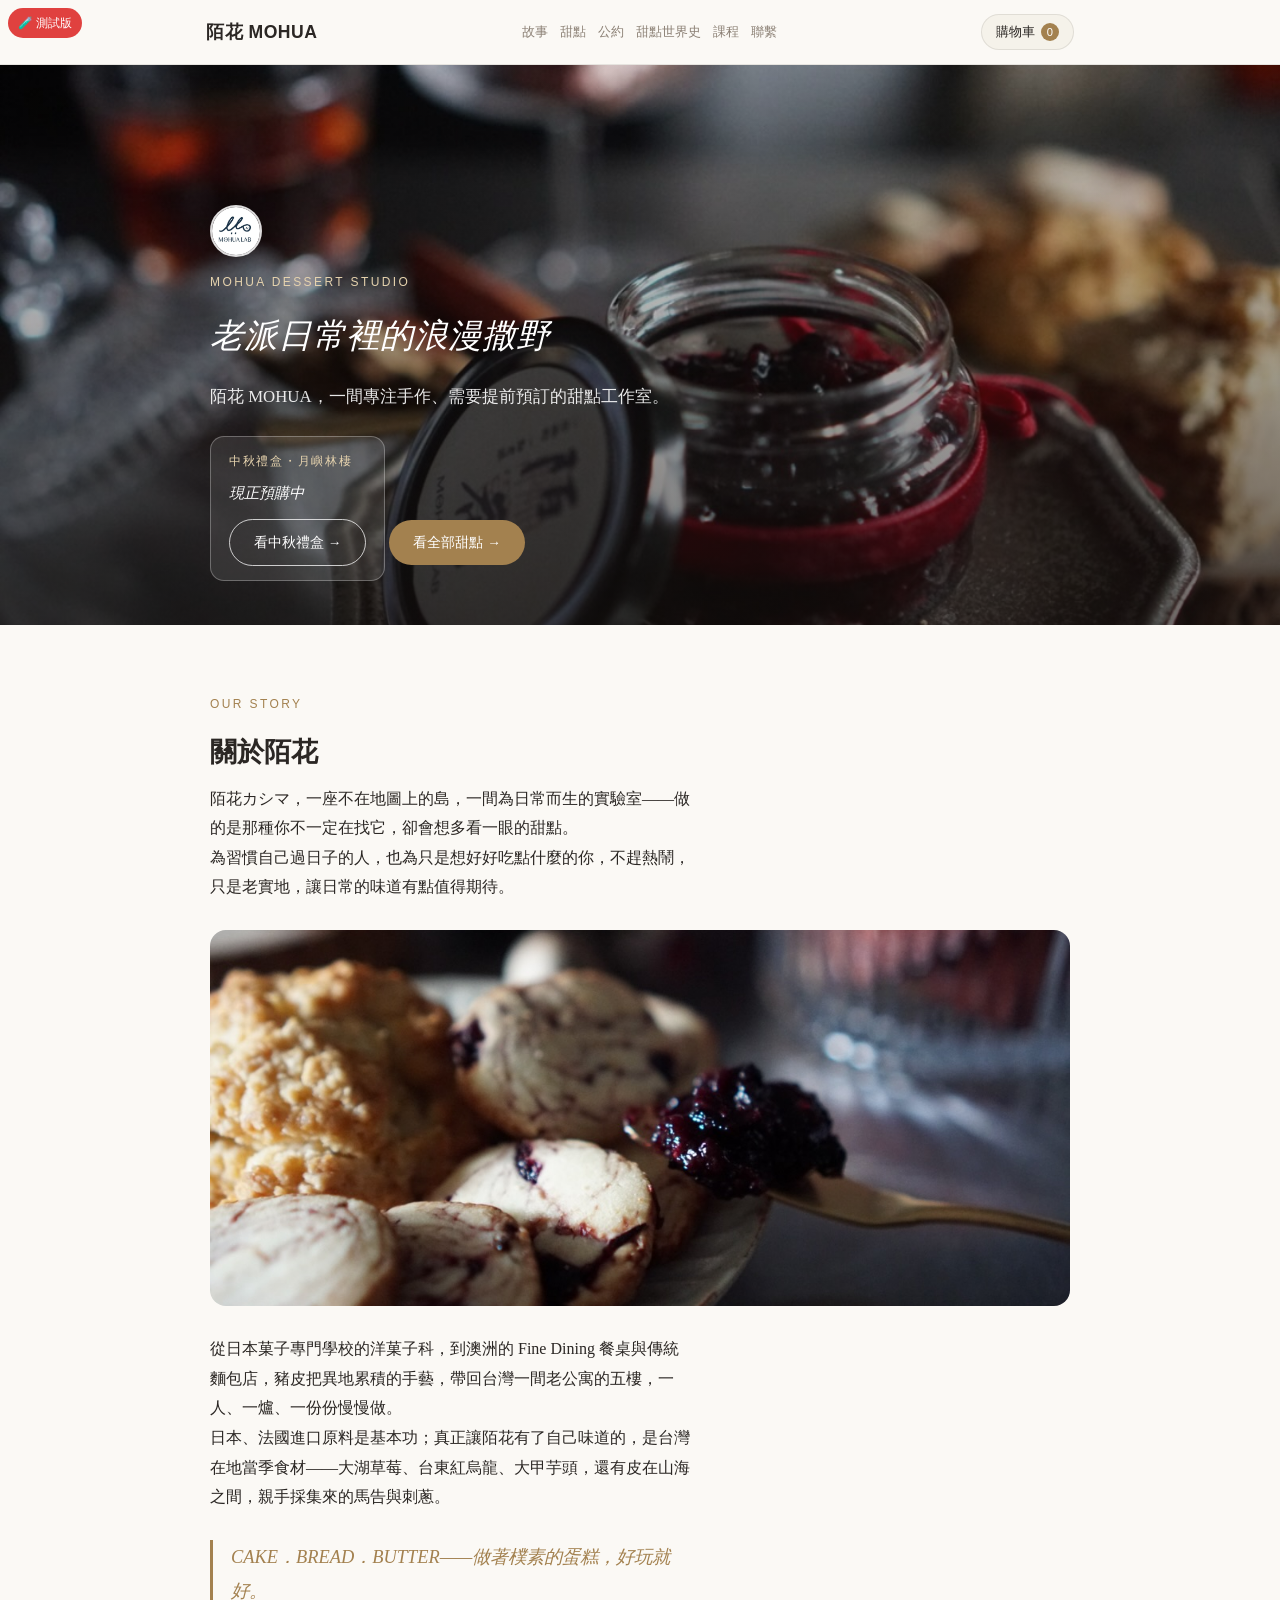
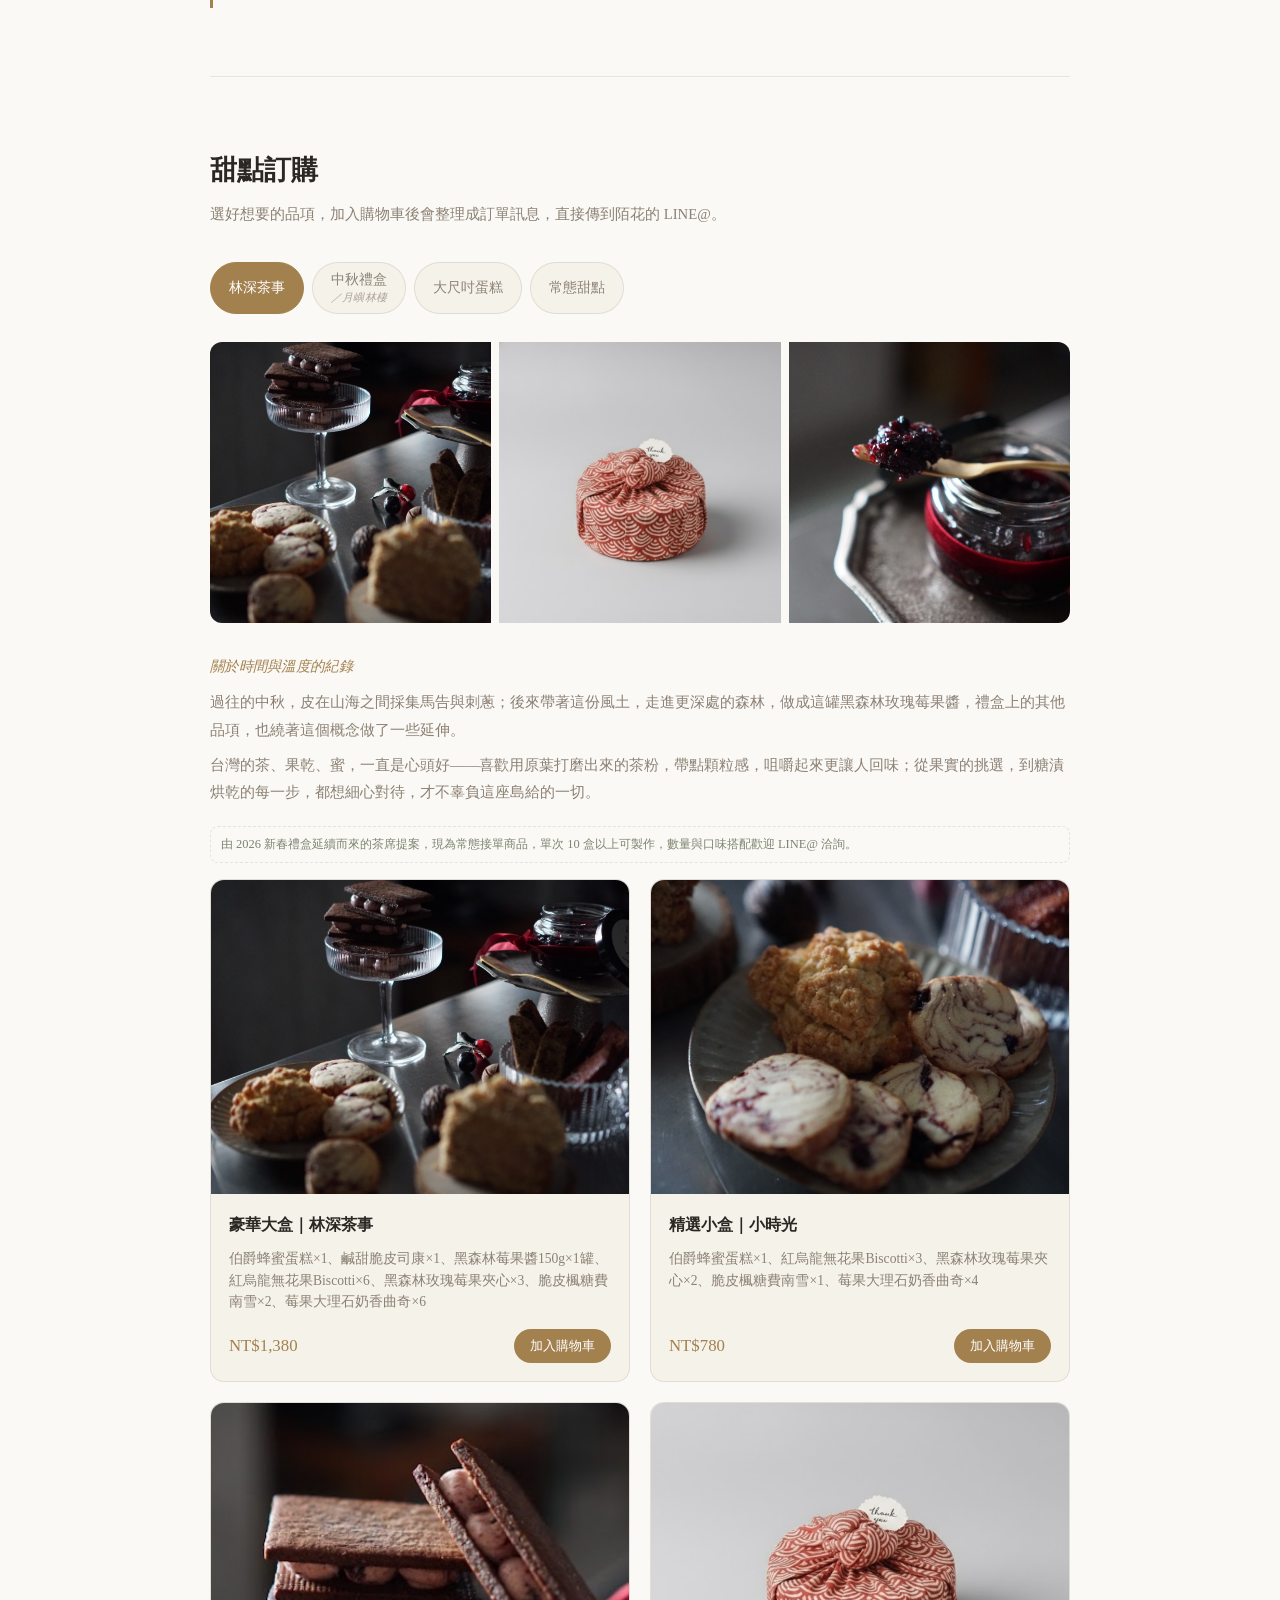
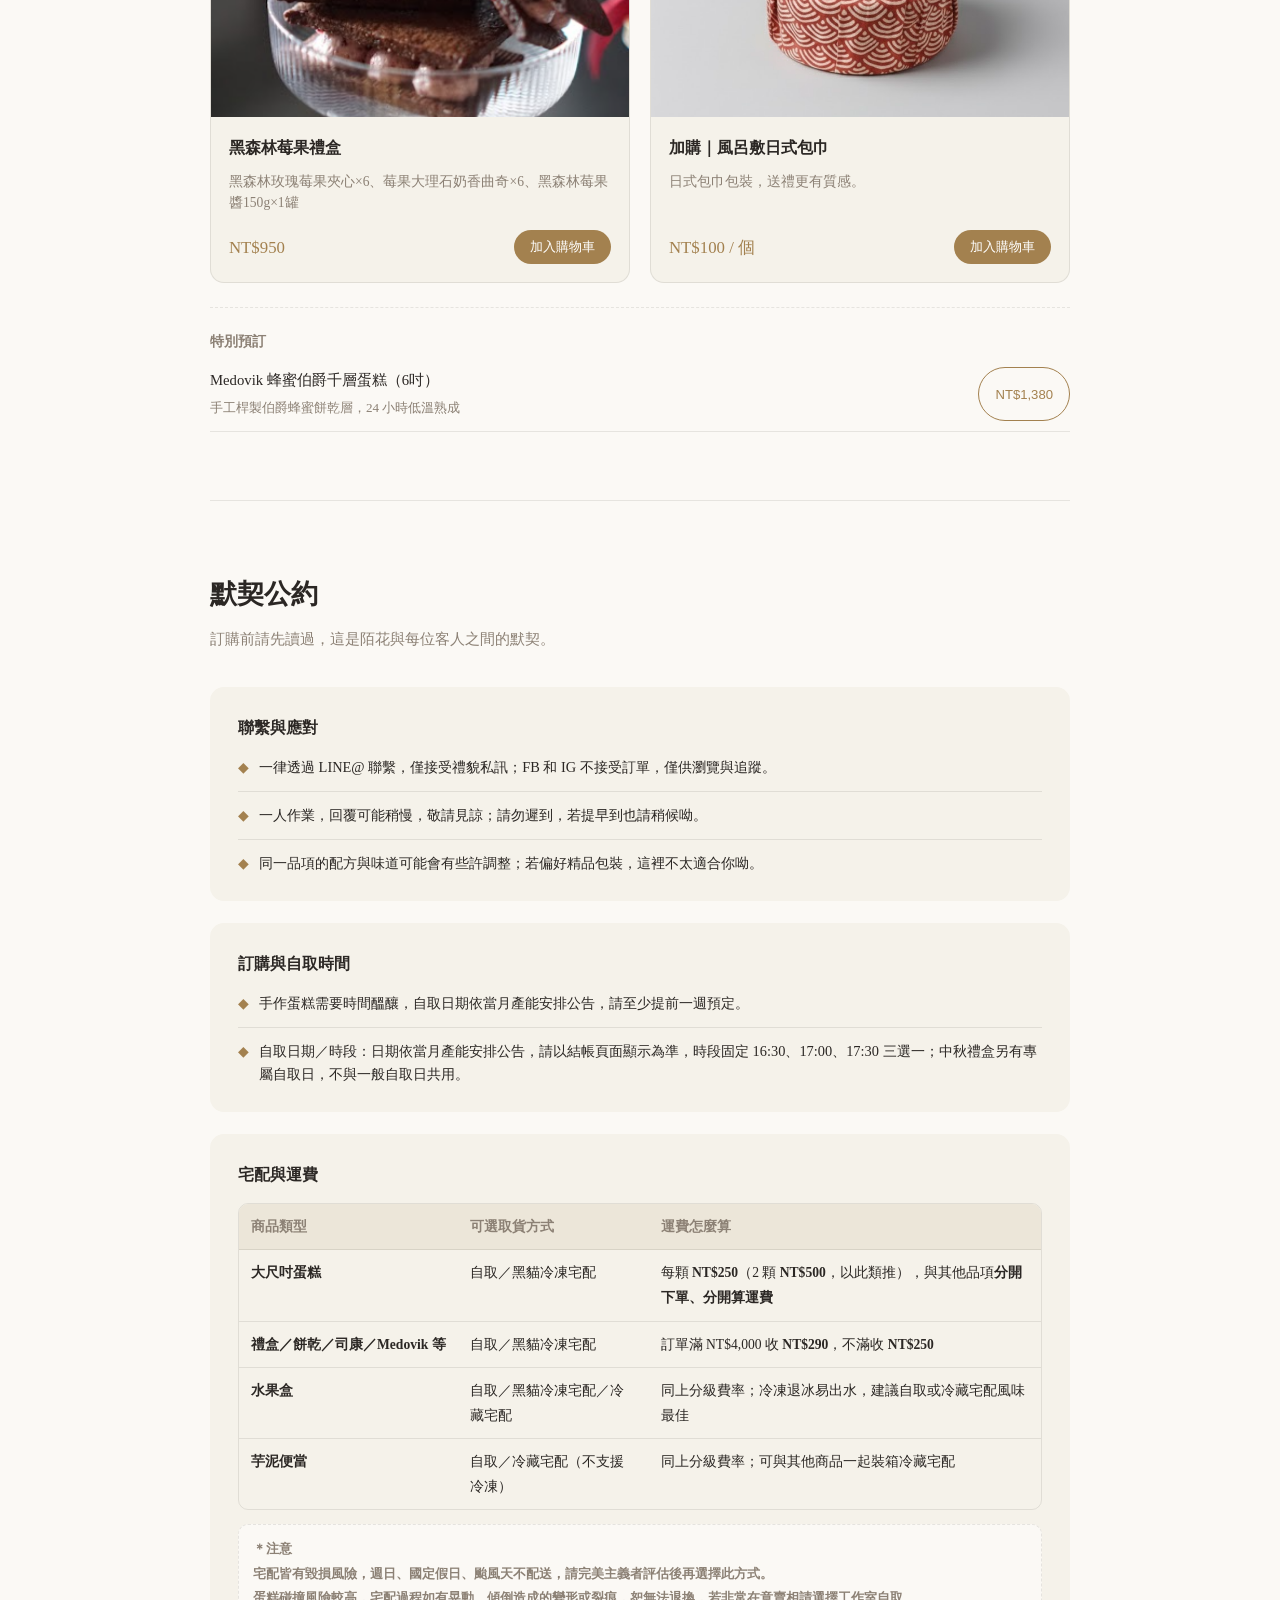
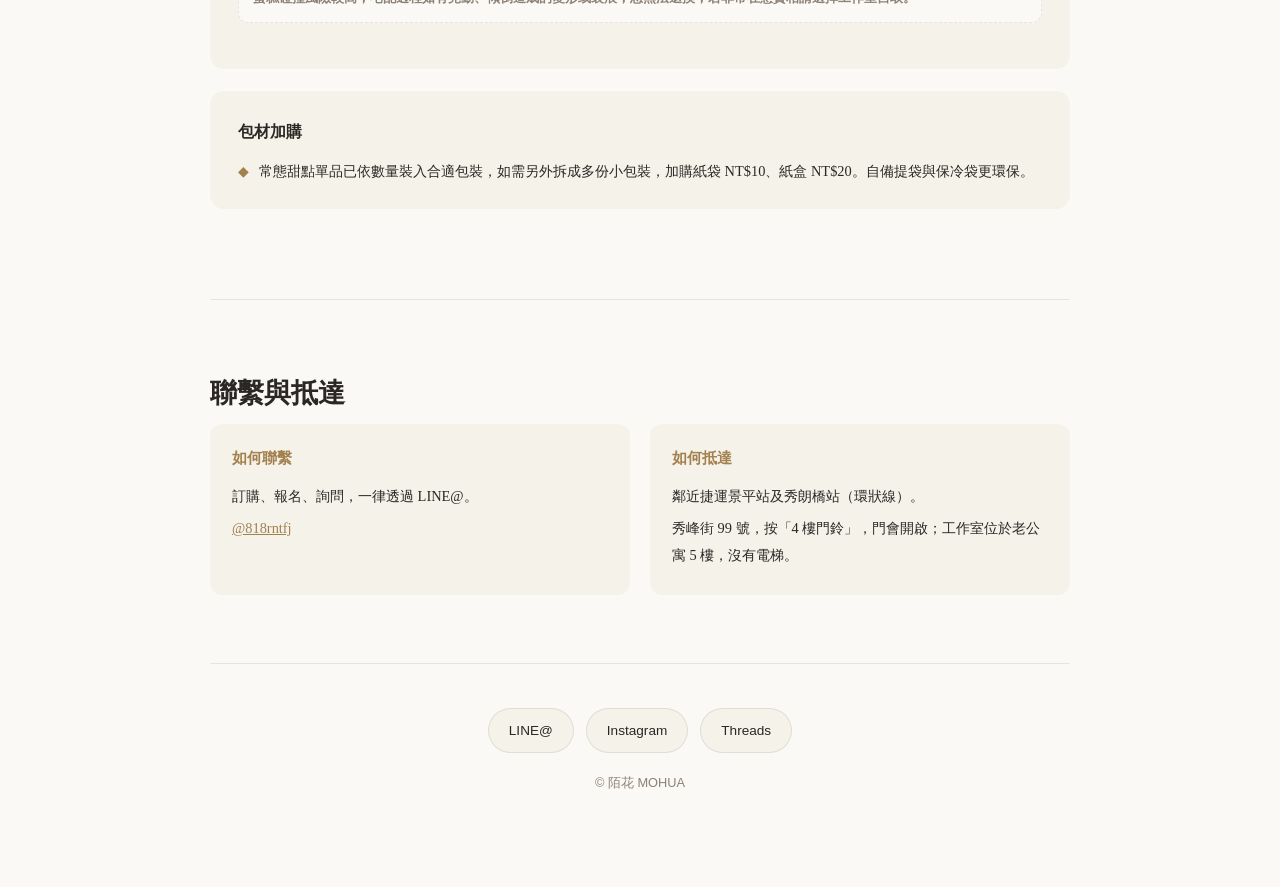
<file: preview/index.html>
<!DOCTYPE html>
<html lang="zh-Hant">
<head>
<meta charset="UTF-8">
<title>【測試版】陌花 MOHUA｜甜點與烘焙課程</title>
<style>#previewTag{position:fixed;top:8px;left:8px;z-index:999;background:#e0413f;color:#fff;font-size:12px;padding:4px 10px;border-radius:999px;font-family:sans-serif;pointer-events:none}</style>
<meta name="viewport" content="width=device-width, initial-scale=1">
<meta name="description" content="陌花 MOHUA——豬皮的甜點工作室，大尺吋蛋糕、期間限定禮盒、烘焙課程。">
<link rel="stylesheet" href="../style.css">
</head>
<body>

<div id="previewTag">🧪 測試版</div>

<nav class="topnav">
  <div class="topnav-inner ui">
    <a class="brand" href="#top">陌花 MOHUA</a>
    <div class="nav-links">
      <a href="#story">故事</a>
      <a href="#shop">甜點</a>
      <a href="#agreement">公約</a>
      <a href="../dessert-history.html">甜點世界史</a>
      <a href="../course.html">課程</a>
      <a href="#visit">聯繫</a>
    </div>
    <button class="cart-btn" onclick="openCart()"><span class="ui-label">購物車</span> <span class="cart-count ui" id="cartCount">0</span></button>
  </div>
</nav>

<header class="hero" id="top">
  <div class="hero-media">
    <img src="../素材/ig/post-01-jan13.jpg" alt="陌花手作甜點與果醬">
    <div class="hero-overlay"></div>
  </div>
  <div class="hero-content">
    <img class="hero-badge" src="../素材/ig/profile-logo.jpg" alt="陌花 MOHUA LAB">
    <p class="eyebrow ui">MOHUA DESSERT STUDIO</p>
    <h1 class="name">老派日常裡的浪漫撒野</h1>
    <p class="lede">陌花 MOHUA，一間專注手作、需要提前預訂的甜點工作室。</p>

    <div class="hero-promo">
      <p class="hero-promo-tag">中秋禮盒・月嶼林棲</p>
      <p class="hero-promo-text">現正預購中</p>
      <a href="#shop" class="hero-cta ui outline" onclick="switchTab('midautumn')">看中秋禮盒 →</a>
    </div>

    <a href="#shop" class="hero-cta ui">看全部甜點 →</a>
  </div>
</header>

<div class="wrap">

<!-- ================= 品牌故事 ================= -->
<section class="block story-block" id="story">
  <p class="eyebrow ui">OUR STORY</p>
  <h2 class="sec-title">關於陌花</h2>

  <p class="story-text">陌花カシマ，一座不在地圖上的島，一間為日常而生的實驗室——做的是那種你不一定在找它，卻會想多看一眼的甜點。<br>
  為習慣自己過日子的人，也為只是想好好吃點什麼的你，不趕熱鬧，只是老實地，讓日常的味道有點值得期待。</p>

  <div class="story-banner"><img src="../素材/ig/post-05-jan23.jpg" alt="陌花手作甜點"></div>

  <p class="story-text">從日本菓子專門學校的洋菓子科，到澳洲的 Fine Dining 餐桌與傳統麵包店，豬皮把異地累積的手藝，帶回台灣一間老公寓的五樓，一人、一爐、一份份慢慢做。<br>
  日本、法國進口原料是基本功；真正讓陌花有了自己味道的，是台灣在地當季食材——大湖草莓、台東紅烏龍、大甲芋頭，還有皮在山海之間，親手採集來的馬告與刺蔥。</p>

  <blockquote class="pull-quote ui">CAKE．BREAD．BUTTER——做著樸素的蛋糕，好玩就好。</blockquote>
</section>

<!-- ================= 甜點訂購 ================= -->
<section class="block" id="shop">
  <h2 class="sec-title">甜點訂購</h2>
  <p class="sec-sub">選好想要的品項，加入購物車後會整理成訂單訊息，直接傳到陌花的 LINE@。</p>

  <div class="tabs ui">
    <button class="tab active" data-cat="giftbox" onclick="switchTab('giftbox')">林深茶事</button>
    <button class="tab" data-cat="midautumn" onclick="switchTab('midautumn')">中秋禮盒<span class="tab-sub">／月嶼林棲</span></button>
    <button class="tab" data-cat="cake" onclick="switchTab('cake')">大尺吋蛋糕</button>
    <button class="tab" data-cat="changtai" onclick="switchTab('changtai')">常態甜點</button>
  </div>

  <!-- 新春禮盒 -->
  <div class="cat-panel" id="panel-giftbox">
    <div class="gallery-strip">
      <img src="../素材/form-img-1.png" alt="陌花新春禮盒陳列">
      <img src="../素材/form-img-6.png" alt="風呂敷包裝">
      <img src="../素材/form-img-2.png" alt="黑森林莓果醬">
    </div>
    <p class="tagline">關於時間與溫度的紀錄</p>
    <p class="sec-sub" style="margin-bottom:8px">過往的中秋，皮在山海之間採集馬告與刺蔥；後來帶著這份風土，走進更深處的森林，做成這罐黑森林玫瑰莓果醬，禮盒上的其他品項，也繞著這個概念做了一些延伸。</p>
    <p class="sec-sub" style="margin-bottom:20px">台灣的茶、果乾、蜜，一直是心頭好——喜歡用原葉打磨出來的茶粉，帶點顆粒感，咀嚼起來更讓人回味；從果實的挑選，到糖漬烘乾的每一步，都想細心對待，才不辜負這座島給的一切。</p>
    <p class="item-note" style="margin-bottom:16px">由 2026 新春禮盒延續而來的茶席提案，現為常態接單商品，單次 10 盒以上可製作，數量與口味搭配歡迎 LINE@ 洽詢。</p>

    <div class="product-grid">
      <div class="product-card">
        <div class="thumb"><img src="../素材/form-img-1.png" alt="豪華大盒：林深茶事"></div>
        <div class="body">
          <h3>豪華大盒｜林深茶事</h3>
          <p class="desc">伯爵蜂蜜蛋糕×1、鹹甜脆皮司康×1、黑森林莓果醬150g×1罐、紅烏龍無花果Biscotti×6、黑森林玫瑰莓果夾心×3、脆皮楓糖費南雪×2、莓果大理石奶香曲奇×6</p>
          <div class="price-row">
            <span class="price ui">NT$1,380</span>
            <button class="add-btn ui" onclick="addToCart('giftbox-big','豪華大盒｜林深茶事',1380)">加入購物車</button>
          </div>
        </div>
      </div>

      <div class="product-card">
        <div class="thumb"><img src="../素材/form-img-4.png" alt="精選小盒：小時光"></div>
        <div class="body">
          <h3>精選小盒｜小時光</h3>
          <p class="desc">伯爵蜂蜜蛋糕×1、紅烏龍無花果Biscotti×3、黑森林玫瑰莓果夾心×2、脆皮楓糖費南雪×1、莓果大理石奶香曲奇×4</p>
          <div class="price-row">
            <span class="price ui">NT$780</span>
            <button class="add-btn ui" onclick="addToCart('giftbox-small','精選小盒｜小時光',780)">加入購物車</button>
          </div>
        </div>
      </div>

      <div class="product-card">
        <div class="thumb"><img src="../素材/form-img-3.png" alt="黑森林莓果禮盒"></div>
        <div class="body">
          <h3>黑森林莓果禮盒</h3>
          <p class="desc">黑森林玫瑰莓果夾心×6、莓果大理石奶香曲奇×6、黑森林莓果醬150g×1罐</p>
          <div class="price-row">
            <span class="price ui">NT$950</span>
            <button class="add-btn ui" onclick="addToCart('giftbox-berry','黑森林莓果禮盒',950)">加入購物車</button>
          </div>
        </div>
      </div>

      <div class="product-card">
        <div class="thumb"><img src="../素材/form-img-6.png" alt="風呂敷日式包巾"></div>
        <div class="body">
          <h3>加購｜風呂敷日式包巾</h3>
          <p class="desc">日式包巾包裝，送禮更有質感。</p>
          <div class="price-row">
            <span class="price ui">NT$100 / 個</span>
            <button class="add-btn ui" onclick="addToCart('furoshiki','加購｜風呂敷日式包巾',100)">加入購物車</button>
          </div>
        </div>
      </div>
    </div>

    <div class="text-list">
      <h4 class="ui">特別預訂</h4>
      <ul>
        <li>
          <div>
            <div>Medovik 蜂蜜伯爵千層蛋糕（6吋）</div>
            <span class="note">手工桿製伯爵蜂蜜餅乾層，24 小時低溫熟成</span>
          </div>
          <button class="add-btn outline ui" onclick="addToCart('medovik','Medovik 蜂蜜伯爵千層蛋糕（6吋）',1380)">NT$1,380</button>
        </li>
      </ul>
    </div>
  </div>

  <!-- 中秋禮盒 -->
  <div class="cat-panel" id="panel-midautumn" style="display:none">
    <div class="gallery-strip">
      <img src="../素材/中秋禮盒/moonfestival-labeled-tray.jpg" alt="月嶼林棲禮盒六種口味標示">
      <img src="../素材/中秋禮盒/unbox-detail.jpg" alt="月嶼林棲禮盒開盒細節">
      <img src="../素材/中秋禮盒/giftbag-packaging.jpg" alt="月嶼林棲禮盒提袋與包裝">
    </div>
    <p class="tagline">月嶼林棲</p>
    <p class="sec-sub" style="margin-bottom:8px">山林的氣息，伴著秋夜的月光，<br>茶香隨風飄散，如水的月光灑落，<br>陌生又熟悉的味道，是大家最想念的家鄉。</p>
    <p class="sec-sub" style="margin-bottom:20px">餅皮選用台灣原生香料與在地食材，將純淨的山林氣息，化為一口口的溫柔。特色餡料為花生蓮蓉起司餡，蒸熟的花生與蓮子壓成泥後翻炒成蓮蓉餡，搭配北海道奶油乳酪蒸烤而成，口感細緻、溫潤。</p>

    <h3 class="subcat-title" style="margin-top:0;padding-top:0;border-top:none">月嶼林棲</h3>
    <h3 class="subcat-title">A. 台灣風味月餅</h3>
    <div class="mini-strip" style="max-width:100%;grid-template-columns:repeat(4,1fr)">
      <img src="../素材/中秋禮盒/mooncake-01.jpg" alt="台灣風味月餅細節 1">
      <img src="../素材/中秋禮盒/mooncake-02.jpg" alt="台灣風味月餅細節 2">
      <img src="../素材/中秋禮盒/mooncake-03.jpg" alt="台灣風味月餅細節 3">
      <img src="../素材/中秋禮盒/mooncake-04.jpg" alt="台灣風味月餅細節 4">
    </div>
    <p class="subcat-note">口味：馬告杏桃（山胡椒清香、杏桃甜香）、刺蔥檸檬（原住民香料、清新風味）、紅烏龍核桃（高山茶韻、溫潤核桃）、觀音茶南瓜子（茶香與堅果的和諧）。附贈手寫小卡、麻繩。</p>
    <div class="product-grid">
      <div class="product-card">
        <div class="body">
          <h3>四入嚐鮮組合</h3>
          <p class="desc">口味各一，先嚐鮮再決定送禮組合。</p>
          <div class="price-row">
            <span class="price ui" id="price-mooncake-4">NT$660</span>
            <button class="add-btn ui" onclick="addMidAutumnItem('mooncake-4','台灣風味月餅｜四入嚐鮮組合',660)">加入購物車</button>
          </div>
        </div>
      </div>
      <div class="product-card">
        <div class="body">
          <h3>六入精緻禮盒</h3>
          <p class="desc">馬告杏桃×2、刺蔥檸檬×2、紅烏龍核桃×1、觀音茶南瓜子×1。</p>
          <div class="price-row">
            <span class="price ui" id="price-mooncake-6">NT$980</span>
            <button class="add-btn ui" onclick="addMidAutumnItem('mooncake-6','台灣風味月餅｜六入精緻禮盒',980)">加入購物車</button>
          </div>
        </div>
      </div>
    </div>

    <h3 class="subcat-title">B. 芝麻肉鬆麻糬酥餅</h3>
    <p class="subcat-note">外酥內軟的層次，芝麻濃厚、肉鬆鹹香，還有麻糬牽絲的驚喜。</p>
    <div class="product-grid">
      <div class="product-card">
        <div class="thumb"><img src="../素材/常態甜點/31-sesame-mochi-pastry.jpg" alt="芝麻肉鬆QQ酥餅（整顆）" style="object-position:top"></div>
        <div class="body">
          <h3>單入</h3>
          <div class="price-row">
            <span class="price ui" id="price-sesame-mochi-1">NT$130</span>
            <button class="add-btn ui" onclick="addMidAutumnItem('sesame-mochi-1','芝麻肉鬆麻糬酥餅（單入）',130)">加入購物車</button>
          </div>
        </div>
      </div>
      <div class="product-card">
        <div class="thumb"><img src="../素材/常態甜點/31-sesame-mochi-pastry.jpg" alt="芝麻肉鬆QQ酥餅（切開）" style="object-position:bottom"></div>
        <div class="body">
          <h3>六入</h3>
          <div class="price-row">
            <span class="price ui" id="price-sesame-mochi-6">NT$760</span>
            <button class="add-btn ui" onclick="addMidAutumnItem('sesame-mochi-6','芝麻肉鬆麻糬酥餅（六入）',760)">加入購物車</button>
          </div>
        </div>
      </div>
    </div>

    <p class="item-note" style="margin-top:8px">退冰即可享用，回烤風味更佳。中秋禮盒現正預購中，自取日為 9/20，選擇宅配的訂單將於 <b style="color:var(--danger);font-size:1.2em">9/21</b> 統一以黑貓冷凍宅配寄出，實際安排請以發文公告為準。</p>
  </div>

  <!-- 大尺吋蛋糕 -->
  <div class="cat-panel" id="panel-cake" style="display:none">
    <div class="gallery-strip">
      <img src="../素材/大尺吋蛋糕/包裝/packaging-ribbon-01.jpg" alt="雙色緞帶蝴蝶結與手寫感謝小卡">
      <img src="../素材/大尺吋蛋糕/包裝/packaging-ribbon-02.jpg" alt="手繫麻繩與手寫生日祝福小卡">
      <img src="../素材/大尺吋蛋糕/包裝/packaging-ribbon-03.jpg" alt="包裝完成的蛋糕禮盒">
    </div>
    <p class="tagline">生活小小的儀式感</p>
    <p class="sec-sub" style="margin-bottom:20px">日本中澤鮮奶油、法國鮮奶油、自製香草二砂糖——厚實豐富的內餡，是每一顆重重的蛋糕最在意的細節。雙色緞帶、手寫小卡，是出門前的最後一道手續。以下為圖片示意，實際成品依當次製作為準。</p>

    <p class="item-note" style="margin-bottom:16px">招牌固定 4 款，口味、備料都經過整理，選擇更單純；也提供客製蛋糕自由搭配基底與奶霜，其他特殊需求歡迎 LINE@ 討論。</p>
    <p class="item-note" style="margin-bottom:16px">手作蛋糕需要時間醞釀，自取日期依當月產能安排公告，請於結帳頁面確認當下可選時段，建議提前預約，才不會錯過想要的日期。</p>
    <div class="product-grid">
      <div class="product-card">
        <div class="thumb"><img src="../素材/大尺吋蛋糕/06-taitung-honey-blacktea-fruit.png" alt="紅烏龍燉蘋果蛋糕"></div>
        <div class="body">
          <h3>紅烏龍燉蘋果</h3>
          <p class="desc">白蘭地香草焦糖燉蘋果、巧克力脆脆、紅烏龍奶凍——高山茶韻配溫潤燉蘋果，客人反應最好的組合。</p>
          <select class="flavor-select ui" id="size-honglurong-apple" onchange="updateSizedPrice('size-honglurong-apple','price-honglurong-apple')">
            <option value="6|1800">6 吋　NT$1,800</option>
            <option value="8|3000">8 吋　NT$3,000</option>
          </select>
          <div class="price-row">
            <span class="price ui" id="price-honglurong-apple">NT$1,800</span>
            <button class="add-btn ui" onclick="addToCartSized('honglurong-apple','紅烏龍燉蘋果','size-honglurong-apple')">加入購物車</button>
          </div>
        </div>
      </div>
      <div class="product-card">
        <div class="thumb"><img src="../素材/大尺吋蛋糕/08-taro-hojicha-caramel-nut.png" alt="芋泥控蛋糕"></div>
        <div class="body">
          <h3>芋泥控</h3>
          <p class="desc">芋泥、焦糖堅果脆、蜂蜜乳酪——自慢推薦款。宅配改為芋泥乳酪冰糕。</p>
          <select class="flavor-select ui" id="size-taro-control" onchange="updateSizedPrice('size-taro-control','price-taro-control')">
            <option value="6|1800">6 吋　NT$1,800</option>
            <option value="8|3000">8 吋　NT$3,000</option>
          </select>
          <div class="price-row">
            <span class="price ui" id="price-taro-control">NT$1,800</span>
            <button class="add-btn ui" onclick="addToCartSized('taro-control','芋泥控','size-taro-control')">加入購物車</button>
          </div>
        </div>
      </div>
      <div class="product-card">
        <div class="thumb"><img src="../素材/大尺吋蛋糕/11-yuzu-genmai.png" alt="柚子芝麻蛋糕"></div>
        <div class="body">
          <h3>柚子芝麻</h3>
          <p class="desc">日本柚子乳糕、芝麻奶凍、芝麻脆脆，清爽解膩的組合。</p>
          <select class="flavor-select ui" id="size-yuzu-sesame" onchange="updateSizedPrice('size-yuzu-sesame','price-yuzu-sesame')">
            <option value="6|1800">6 吋　NT$1,800</option>
            <option value="8|3000">8 吋　NT$3,000</option>
          </select>
          <div class="price-row">
            <span class="price ui" id="price-yuzu-sesame">NT$1,800</span>
            <button class="add-btn ui" onclick="addToCartSized('yuzu-sesame','柚子芝麻','size-yuzu-sesame')">加入購物車</button>
          </div>
        </div>
      </div>
      <div class="product-card">
        <div class="thumb"><img src="../素材/大尺吋蛋糕/05-vanilla-rum-fruit.png" alt="當季水果蛋糕"></div>
        <div class="body">
          <h3>當季水果</h3>
          <p class="desc">蜂蜜乳酪、原味香草奶凍，水果隨四季輪替，選用價格穩定的常見品項——春：桑葚／夏：芒果／秋：甜柿／冬：茂谷柑。</p>
          <select class="flavor-select ui" id="size-seasonal-fruit" onchange="updateSizedPrice('size-seasonal-fruit','price-seasonal-fruit')">
            <option value="6|1600">6 吋　NT$1,600</option>
            <option value="8|2800">8 吋　NT$2,800</option>
          </select>
          <div class="price-row">
            <span class="price ui" id="price-seasonal-fruit">NT$1,600</span>
            <button class="add-btn ui" onclick="addToCartSized('seasonal-fruit','當季水果','size-seasonal-fruit')">加入購物車</button>
          </div>
        </div>
      </div>
      <div class="product-card">
        <div class="thumb"><img src="../素材/大尺吋蛋糕/04-medovik.png" alt="Medovik 蜂蜜伯爵千層蛋糕"></div>
        <div class="body">
          <h3>Medovik 蜂蜜伯爵千層蛋糕</h3>
          <p class="desc">「時間，是這款蛋糕最重要的食材。」手工桿製伯爵蜂蜜餅乾層，24 小時低溫熟成。不同於禮盒裡蜂蜜蛋糕的「輕盈彈潤」，這款展現的是「厚實與深邃」——茶香、核桃與焦糖蜂蜜，在時間裡緩緩融合，質地從酥脆轉化為如雲朵般的綿密，適合團圓餐後的重頭戲，或是情人節最深情的對白。</p>
          <div class="price-row">
            <span class="price ui">6吋 NT$1,380</span>
            <button class="add-btn ui" onclick="addToCart('medovik-cake','Medovik 蜂蜜伯爵千層蛋糕（6吋）',1380)">加入購物車</button>
          </div>
        </div>
      </div>
      <div class="product-card">
        <div class="thumb"><img src="../素材/常態甜點/13-carrot-cake.png" alt="香橙乳酪胡蘿蔔蛋糕（8吋整顆）"></div>
        <div class="body">
          <h3>香橙乳酪胡蘿蔔蛋糕</h3>
          <p class="desc">輕盈留香的香橙馬茲卡邦乳酪，胡蘿蔔蛋糕也拌入大量橙皮跟橙汁；常態甜點也有單片販售。</p>
          <div class="price-row">
            <span class="price ui">8吋整顆 NT$1,500</span>
            <button class="add-btn ui" onclick="addToCart('carrot-cake-8','香橙乳酪胡蘿蔔蛋糕（8吋整顆）',1500)">加入購物車</button>
          </div>
        </div>
      </div>
      <div class="product-card">
        <div class="carousel" id="carousel-cakegallery">
          <div class="carousel-track" id="carousel-cakegallery-track">
            <img src="../素材/大尺吋蛋糕/01-strawberry-jp.png" alt="蛋糕造型 1">
            <img src="../素材/大尺吋蛋糕/03-persimmon-hojicha-orange-cheese.png" alt="蛋糕造型 2">
            <img src="../素材/大尺吋蛋糕/07-mango-papaya-blacktea.png" alt="蛋糕造型 3">
            <img src="../素材/大尺吋蛋糕/09-chestnut-earlgrey-blacktea.png" alt="蛋糕造型 4">
            <img src="../素材/大尺吋蛋糕/10-hojicha-persimmon.png" alt="蛋糕造型 5">
            <img src="../素材/大尺吋蛋糕/12-hojicha-mikan-saltflower-cheese.png" alt="蛋糕造型 6">
            <img src="../素材/大尺吋蛋糕/13-earlgrey-orange-mikan.png" alt="蛋糕造型 7">
            <img src="../素材/大尺吋蛋糕/15-tangerine-boxed.jpg" alt="蛋糕造型 8">
            <img src="../素材/大尺吋蛋糕/16-walnut-driedorange.png" alt="蛋糕造型 9">
          </div>
          <button class="carousel-arrow prev" onclick="carouselMove('cakegallery',-1)">‹</button>
          <button class="carousel-arrow next" onclick="carouselMove('cakegallery',1)">›</button>
          <div class="carousel-dots" id="carousel-cakegallery-dots">
            <span class="active" onclick="carouselGoTo('cakegallery',0)"></span>
            <span onclick="carouselGoTo('cakegallery',1)"></span>
            <span onclick="carouselGoTo('cakegallery',2)"></span>
            <span onclick="carouselGoTo('cakegallery',3)"></span>
            <span onclick="carouselGoTo('cakegallery',4)"></span>
            <span onclick="carouselGoTo('cakegallery',5)"></span>
            <span onclick="carouselGoTo('cakegallery',6)"></span>
            <span onclick="carouselGoTo('cakegallery',7)"></span>
            <span onclick="carouselGoTo('cakegallery',8)"></span>
          </div>
        </div>
        <div class="body">
          <h3>客製蛋糕｜自由搭配</h3>
          <p class="item-note" style="margin-bottom:8px">以上為過往製作過的造型示意，實際款式依當次基底＋奶霜組合為準。</p>
          <p class="desc">先選基底，奶霜會自動列出跟這個基底最搭的兩種選擇；燉蘋果／芋泥／柚子乳糕／芒果／甜柿這五款基底，也已經幫你配好對應的口感脆片，不用另外選。含榴槤／櫻桃／草莓在內同一價格，不另外加價，實際供應依當季而定，下單後由皮 LINE@ 確認細節（不確定味道搭不搭，也可以留言請皮推薦組合）。</p>
          <select class="flavor-select ui" id="custom-cake-a" onchange="updateCustomCakeB()">
            <option value="燉蘋果">基底：白蘭地香草焦糖燉蘋果</option>
            <option value="芋泥">基底：芋泥</option>
            <option value="柚子乳糕">基底：日本柚子乳糕</option>
            <option value="芒果">基底：當季芒果</option>
            <option value="甜柿">基底：當季甜柿</option>
            <option value="水蜜桃">基底：當季水蜜桃</option>
            <option value="榴槤">基底：榴槤（季節限定）</option>
            <option value="櫻桃">基底：櫻桃（季節限定）</option>
            <option value="草莓">基底：草莓（季節限定）</option>
          </select>
          <select class="flavor-select ui" id="custom-cake-b"></select>
          <p class="item-note" id="custom-cake-c-note" style="margin:8px 0"></p>
          <select class="flavor-select ui" id="custom-cake-size" onchange="updateSizedPrice('custom-cake-size','price-custom-cake')">
            <option value="6|2200">6 吋　NT$2,200</option>
            <option value="8|3600">8 吋　NT$3,600</option>
          </select>
          <div class="price-row">
            <span class="price ui" id="price-custom-cake">NT$2,200</span>
            <button class="add-btn ui" onclick="addCustomCake('custom-cake-size','custom-cake-a','custom-cake-b')">加入購物車</button>
          </div>
        </div>
      </div>
    </div>

    <p class="item-note"><b>蛋糕需要單獨下單呦!</b> 麻煩需要與其他甜點分開下單:)（一次訂好幾顆蛋糕沒問題）。購物車裡放入蛋糕後，會出現日期／時間需求、曲線蠟燭加購與小卡祝福語欄位。</p>
  </div>

  <!-- 常態甜點 -->
  <div class="cat-panel" id="panel-changtai" style="display:none">
    <p class="sec-sub" style="margin-bottom:20px">日常品項，公司下午茶、婚禮派對、接待小點歡迎討論，數量達到也可以預定，歡迎團購。</p>

    <div class="tabs ui">
      <button class="tab active" data-subcat="tart" onclick="switchSubTab('tart')">大尺吋塔派</button>
      <button class="tab" data-subcat="bites" onclick="switchSubTab('bites')">小點心</button>
      <button class="tab" data-subcat="rolls" onclick="switchSubTab('rolls')">麵包捲</button>
      <button class="tab" data-subcat="boxes" onclick="switchSubTab('boxes')">甜點盒子</button>
    </div>

    <div class="subcat-panel" id="subpanel-tart">
    <div class="product-grid">
      <div class="product-card">
        <div class="thumb"><img src="../素材/常態甜點/14-lemon-tart.png" alt="唾液腺失調檸檬塔"></div>
        <div class="body">
          <h3>唾液腺失調檸檬塔（6吋）</h3>
          <p class="desc">酥脆甜塔皮是主角，退冰後依舊香脆，內餡有一層像奶蓋的鹹甜乳酪餡，獻給喜歡酸感但追求平衡的人。</p>
          <div class="price-row">
            <span class="price ui">NT$1,380</span>
            <button class="add-btn ui" onclick="addToCart('lemon-tart','唾液腺失調檸檬塔（6吋）',1380)">加入購物車</button>
          </div>
        </div>
      </div>
    </div>
    </div>

    <div class="subcat-panel" id="subpanel-bites" style="display:none">
    <div class="product-grid">
      <div class="product-card">
        <div class="thumb"><img src="../素材/常態甜點/01-earlgrey-honey-cake.png" alt="伯爵蜂蜜蛋糕"></div>
        <div class="body">
          <h3>伯爵蜂蜜蛋糕</h3>
          <p class="desc">磨碎的伯爵茶葉揉入麵糊，入口先是蜂蜜清甜，隨後佛手柑香氣散發，質地彈潤。</p>
          <div class="price-row">
            <span class="price tbd ui">NT$100／片（售完）</span>
            <button class="add-btn disabled ui">已售完</button>
          </div>
        </div>
      </div>
      <div class="product-card">
        <div class="thumb"><img src="../素材/常態甜點/13-carrot-cake.png" alt="香橙乳酪胡蘿蔔蛋糕"></div>
        <div class="body">
          <h3>香橙乳酪胡蘿蔔蛋糕</h3>
          <p class="desc">輕盈留香的香橙馬茲卡邦乳酪，胡蘿蔔蛋糕也拌入大量橙皮跟橙汁。</p>
          <div class="price-row">
            <span class="price ui">NT$150 / 片</span>
            <button class="add-btn ui" onclick="addToCart('carrot-cake','香橙乳酪胡蘿蔔蛋糕（單片）',150)">加入購物車</button>
          </div>
        </div>
      </div>
      <div class="product-card">
        <div class="carousel" id="carousel-dacquoise">
          <div class="carousel-track" id="carousel-dacquoise-track">
            <img src="../素材/達克瓦茲系列/dacquoise-01.jpg" alt="達克瓦茲全口味展示 1">
            <img src="../素材/達克瓦茲系列/dacquoise-02.jpg" alt="達克瓦茲全口味展示 2">
            <img src="../素材/達克瓦茲系列/dacquoise-03.jpg" alt="達克瓦茲全口味展示 3">
            <img src="../素材/達克瓦茲系列/dacquoise-04.jpg" alt="達克瓦茲全口味展示 4">
            <img src="../素材/達克瓦茲系列/dacquoise-05.jpg" alt="達克瓦茲全口味展示 5">
            <img src="../素材/達克瓦茲系列/dacquoise-06.jpg" alt="達克瓦茲全口味展示 6">
            <img src="../素材/達克瓦茲系列/dacquoise-07.jpg" alt="達克瓦茲全口味展示 7">
            <img src="../素材/達克瓦茲系列/dacquoise-08.jpg" alt="達克瓦茲全口味展示 8">
            <img src="../素材/達克瓦茲系列/dacquoise-09.jpg" alt="達克瓦茲全口味展示 9">
            <img src="../素材/達克瓦茲系列/dacquoise-10.jpg" alt="達克瓦茲全口味展示 10">
            <img src="../素材/達克瓦茲系列/dacquoise-11.jpg" alt="達克瓦茲全口味展示 11">
            <img src="../素材/達克瓦茲系列/dacquoise-12.jpg" alt="達克瓦茲全口味展示 12">
          </div>
          <button class="carousel-arrow prev" onclick="carouselMove('dacquoise',-1)">‹</button>
          <button class="carousel-arrow next" onclick="carouselMove('dacquoise',1)">›</button>
          <div class="carousel-dots" id="carousel-dacquoise-dots">
            <span class="active" onclick="carouselGoTo('dacquoise',0)"></span>
            <span onclick="carouselGoTo('dacquoise',1)"></span>
            <span onclick="carouselGoTo('dacquoise',2)"></span>
            <span onclick="carouselGoTo('dacquoise',3)"></span>
            <span onclick="carouselGoTo('dacquoise',4)"></span>
            <span onclick="carouselGoTo('dacquoise',5)"></span>
            <span onclick="carouselGoTo('dacquoise',6)"></span>
            <span onclick="carouselGoTo('dacquoise',7)"></span>
            <span onclick="carouselGoTo('dacquoise',8)"></span>
            <span onclick="carouselGoTo('dacquoise',9)"></span>
            <span onclick="carouselGoTo('dacquoise',10)"></span>
            <span onclick="carouselGoTo('dacquoise',11)"></span>
          </div>
        </div>
        <div class="body">
          <h3>達克瓦茲</h3>
          <p class="desc">純杏仁粉、義大利西西里杏仁粉外皮，酥脆軟黏不黏牙（單次訂購 10 顆以上製作）。</p>
          <select class="flavor-select ui" id="flavor-dacquoise">
            <option value="紅烏龍無花果">紅烏龍無花果</option>
            <option value="焙茶鳳梨">焙茶鳳梨</option>
            <option value="芝麻脆脆">芝麻脆脆</option>
            <option value="檸檬乳酪">檸檬乳酪</option>
            <option value="日本柚子堅果">日本柚子堅果</option>
            <option value="茶漬金桔">茶漬金桔</option>
            <option value="朗姆酒葡萄乾">朗姆酒葡萄乾</option>
          </select>
          <div class="price-row">
            <span class="price ui">NT$120 / 個</span>
            <button class="add-btn ui" onclick="addToCartFlavor('dacquoise','達克瓦茲',120,'flavor-dacquoise')">加入購物車</button>
          </div>
        </div>
      </div>
      <div class="product-card">
        <div class="thumb"><img src="../素材/常態甜點/32-three-eyed-cookie-photo.jpg" alt="三眼怪—觀音茶海鹽白巧克力三眼怪軟餅乾"></div>
        <div class="body">
          <h3>三眼怪｜觀音茶白巧克力軟餅乾</h3>
          <p class="desc">現磨觀音茶烤後香氣爆發，AOP 發酵奶油的細緻奶香，配上鹽之花，甜而不膩。</p>
          <div class="price-row">
            <span class="price ui">NT$240 / 三入</span>
            <button class="add-btn ui" onclick="addToCart('three-eyed','三眼怪｜觀音茶白巧克力軟餅乾（三入）',240)">加入購物車</button>
          </div>
        </div>
      </div>
      <div class="product-card">
        <div class="thumb"><img src="../素材/常態甜點/04-canele-rum.png" alt="灌餡可麗露 朗姆香草基底"></div>
        <div class="body">
          <h3>灌餡可麗露｜朗姆香草基底</h3>
          <p class="desc">外層蜂膠、發酵奶油製成封殼。兩天靜置麵糊需提前預訂（單次訂購 10 顆以上製作）。</p>
          <select class="flavor-select ui" id="flavor-canele-rum">
            <option value="芝麻脆脆">灌餡口味：芝麻脆脆</option>
            <option value="檸檬凝乳">灌餡口味：檸檬凝乳</option>
            <option value="日本柚子">灌餡口味：日本柚子</option>
            <option value="茶漬金桔">灌餡口味：茶漬金桔</option>
          </select>
          <div class="price-row">
            <span class="price ui">NT$100 / 個</span>
            <button class="add-btn ui" onclick="addToCartFlavor('canele-rum','灌餡可麗露｜朗姆香草基底',100,'flavor-canele-rum')">加入購物車</button>
          </div>
        </div>
      </div>
      <div class="product-card">
        <div class="thumb"><img src="../素材/常態甜點/05-canele-tea.png" alt="灌餡可麗露 茶基底"></div>
        <div class="body">
          <h3>灌餡可麗露｜茶基底</h3>
          <p class="desc">外層蜂膠、發酵奶油製成封殼。兩天靜置麵糊需提前預訂（單次訂購 10 顆以上製作）。</p>
          <select class="flavor-select ui" id="flavor-canele-tea">
            <option value="紅烏龍">灌餡口味：紅烏龍</option>
            <option value="日式焙茶">灌餡口味：日式焙茶</option>
          </select>
          <div class="price-row">
            <span class="price ui">NT$100 / 個</span>
            <button class="add-btn ui" onclick="addToCartFlavor('canele-tea','灌餡可麗露｜茶基底',100,'flavor-canele-tea')">加入購物車</button>
          </div>
        </div>
      </div>
      <div class="product-card">
        <div class="thumb"><img src="../素材/常態甜點/06-biscotti.png" alt="Biscotti"></div>
        <div class="body">
          <h3>Biscotti</h3>
          <p class="desc">義大利西西里島特選粗研磨杏仁粉、各國茶葉研磨成粉、自烘台灣水果果乾（同口味 6 片一份）。</p>
          <select class="flavor-select ui" id="flavor-biscotti">
            <option value="A.觀音茶鳳梨">A. 觀音茶鳳梨</option>
            <option value="B.蜜蘋茶草莓" disabled>B. 蜜蘋茶草莓（售完）</option>
            <option value="C.紅烏龍茶無花果">C. 紅烏龍茶無花果</option>
          </select>
          <div class="price-row">
            <span class="price ui">NT$250 / 6片</span>
            <button class="add-btn ui" onclick="addToCartFlavor('biscotti','Biscotti（6片）',250,'flavor-biscotti')">加入購物車</button>
          </div>
        </div>
      </div>
      <div class="product-card">
        <div class="thumb"><img src="../素材/常態甜點/07-financier.png" alt="楓糖脆皮費南雪"></div>
        <div class="body">
          <h3>楓糖脆皮費南雪（自慢推薦！）</h3>
          <p class="desc">大量楓糖、蜂蜜、西西里杏仁粉，無添加泡打粉和麵粉，中間微黏牙、外皮酥脆。單入 $85／<b>四入 $320</b>／<b>六入 $480</b>，購物車會自動套用組合優惠。</p>
          <div class="price-row">
            <span class="price ui">NT$85 起</span>
            <button class="add-btn ui" onclick="addToCart('financier','楓糖脆皮費南雪（單入）',85)">加入購物車</button>
          </div>
        </div>
      </div>
      <div class="product-card">
        <div class="thumb"><img src="../素材/常態甜點/08-scone-salty-sweet.png" alt="脆皮鹹甜司康"></div>
        <div class="body">
          <h3>脆皮鹹甜司康</h3>
          <p class="desc">不加牛奶，只加滿滿法國鮮奶油，鬆、脆、香，保持濕潤口感。</p>
          <div class="price-row">
            <span class="price ui">NT$90 / 個</span>
            <button class="add-btn ui" onclick="addToCart('scone-plain','脆皮鹹甜司康',90)">加入購物車</button>
          </div>
        </div>
      </div>
      <div class="product-card">
        <div class="thumb"><img src="../素材/常態甜點/09-scone-pumpkin.png" alt="香料南瓜乳酪鹹甜司康"></div>
        <div class="body">
          <h3>香料南瓜乳酪鹹甜司康</h3>
          <p class="desc">綿密香料南瓜泥配上 cream cheese，像一杯濃郁的季節限定南瓜拿鐵。</p>
          <div class="price-row">
            <span class="price ui">NT$100 / 個</span>
            <button class="add-btn ui" onclick="addToCart('scone-pumpkin','香料南瓜乳酪鹹甜司康',100)">加入購物車</button>
          </div>
        </div>
      </div>
      <div class="product-card">
        <div class="thumb"><img src="../素材/常態甜點/10-scone-taro.png" alt="香濃芋泥鹹甜司康"></div>
        <div class="body">
          <h3>香濃芋泥鹹甜司康</h3>
          <p class="desc">混合鮮奶油、鮮奶的濃郁芋泥，滿足所有芋泥控。</p>
          <div class="price-row">
            <span class="price ui">NT$100 / 個</span>
            <button class="add-btn ui" onclick="addToCart('scone-taro','香濃芋泥鹹甜司康',100)">加入購物車</button>
          </div>
        </div>
      </div>
      <div class="product-card">
        <div class="thumb"><img src="../素材/常態甜點/11-scone-taro-mochi.png" alt="香濃芋泥麻糬QQ鹹甜司康"></div>
        <div class="body">
          <h3>香濃芋泥麻糬QQ鹹甜司康</h3>
          <p class="desc">配上 QQ 鮮奶麻糬，三重口感在口中爆發。</p>
          <div class="price-row">
            <span class="price ui">NT$110 / 個</span>
            <button class="add-btn ui" onclick="addToCart('scone-taro-mochi','香濃芋泥麻糬QQ鹹甜司康',110)">加入購物車</button>
          </div>
        </div>
      </div>
      <div class="product-card">
        <div class="thumb"><img src="../素材/常態甜點/12-scone-honglurong.png" alt="紅烏龍香橙乳酪脆皮司康"></div>
        <div class="body">
          <h3>紅烏龍香橙乳酪脆皮司康</h3>
          <p class="desc">淋上紅烏龍甘那許。</p>
          <div class="price-row">
            <span class="price ui">NT$100 / 個</span>
            <button class="add-btn ui" onclick="addToCart('scone-honglurong','紅烏龍香橙乳酪脆皮司康',100)">加入購物車</button>
          </div>
        </div>
      </div>
    </div>
    </div>

    <div class="subcat-panel" id="subpanel-rolls" style="display:none">
    <h3 class="subcat-title" style="margin-top:0;padding-top:0;border-top:none">肉桂捲</h3>
    <p class="subcat-note">五種自選香料研磨成粉，麵包體加入大量楓糖，外脆內軟 Q 勁道，會先灌醬、之後封保鮮膜和油紙。可自由混搭口味與數量，購物車會自動套用優惠：<b>2 個 $320</b>｜<b>4 個 $630</b>｜<b>6 個 $940</b>（其餘數量取最划算組合計算）。</p>
    <div class="product-grid">
      <div class="product-card">
        <div class="thumb"><img src="../素材/常態甜點/16-cinnamon-apple.png" alt="焦糖蘋果肉桂捲"></div>
        <div class="body">
          <h3>焦糖蘋果肉桂捲（自慢推薦！）</h3>
          <p class="desc">會先灌醬，之後封保鮮膜和油紙。</p>
          <div class="price-row">
            <span class="price ui">NT$160</span>
            <button class="add-btn ui" onclick="addToCart('cinnamon-apple','焦糖蘋果肉桂捲',160)">加入購物車</button>
          </div>
        </div>
      </div>
      <div class="product-card">
        <div class="thumb"><img src="../素材/常態甜點/17-cinnamon-yuzu.png" alt="日本柚子乳酪肉桂捲"></div>
        <div class="body">
          <h3>日本柚子乳酪肉桂捲</h3>
          <p class="desc">會先灌醬，之後封保鮮膜和油紙。</p>
          <div class="price-row">
            <span class="price ui">NT$160</span>
            <button class="add-btn ui" onclick="addToCart('cinnamon-yuzu','日本柚子乳酪肉桂捲',160)">加入購物車</button>
          </div>
        </div>
      </div>
      <div class="product-card">
        <div class="thumb"><img src="../素材/常態甜點/18-cinnamon-cardamom-hojicha.png" alt="綠豆蔻焙茶捲"></div>
        <div class="body">
          <h3>綠豆蔻焙茶捲（限定，暫停）</h3>
          <p class="desc">季節限定口味，目前暫停供應。</p>
          <div class="price-row">
            <span class="price tbd ui">暫停供應</span>
            <button class="add-btn disabled ui">暫停供應</button>
          </div>
        </div>
      </div>
      <div class="product-card">
        <div class="thumb"><img src="../素材/常態甜點/19-cinnamon-cardamom-cocoa.png" alt="綠豆蔻觀音茶可可捲"></div>
        <div class="body">
          <h3>綠豆蔻觀音茶可可捲（限定，暫停）</h3>
          <p class="desc">季節限定口味，目前暫停供應。</p>
          <div class="price-row">
            <span class="price tbd ui">暫停供應</span>
            <button class="add-btn disabled ui">暫停供應</button>
          </div>
        </div>
      </div>
      <div class="product-card">
        <div class="thumb"><img src="../素材/常態甜點/20-cinnamon-lemon-masala.png" alt="檸檬糖霜masala捲"></div>
        <div class="body">
          <h3>檸檬糖霜 masala 捲（限定，暫停）</h3>
          <p class="desc">季節限定口味，目前暫停供應。</p>
          <div class="price-row">
            <span class="price tbd ui">暫停供應</span>
            <button class="add-btn disabled ui">暫停供應</button>
          </div>
        </div>
      </div>
    </div>

    <h3 class="subcat-title">鹽奶油捲</h3>
    <p class="subcat-note">加入大量楓糖的麵體，靜置一晚後回烤，外酥內 Q。使用 AOP 發酵奶油、加拿大楓糖、葛宏德海鹽，刷上自製香草液發酵。</p>
    <div class="product-grid">
      <div class="product-card">
        <div class="thumb"><img src="../素材/常態甜點/21-butter-roll-guerande.png" alt="葛宏德鹽奶油捲"></div>
        <div class="body">
          <h3>葛宏德鹽奶油捲</h3>
          <div class="price-row">
            <span class="price ui">NT$55</span>
            <button class="add-btn ui" onclick="addToCart('butter-guerande','葛宏德鹽奶油捲',55)">加入購物車</button>
          </div>
        </div>
      </div>
      <div class="product-card">
        <div class="thumb"><img src="../素材/常態甜點/22-butter-roll-rocksugar.png" alt="冰糖鹽奶油捲"></div>
        <div class="body">
          <h3>冰糖鹽奶油捲</h3>
          <div class="price-row">
            <span class="price ui">NT$55</span>
            <button class="add-btn ui" onclick="addToCart('butter-rocksugar','冰糖鹽奶油捲',55)">加入購物車</button>
          </div>
        </div>
      </div>
      <div class="product-card">
        <div class="thumb"><img src="../素材/常態甜點/23-butter-roll-makauy.png" alt="馬告香料鹽奶油捲"></div>
        <div class="body">
          <h3>馬告香料鹽奶油捲</h3>
          <div class="price-row">
            <span class="price ui">NT$55</span>
            <button class="add-btn ui" onclick="addToCart('butter-makauy','馬告香料鹽奶油捲',55)">加入購物車</button>
          </div>
        </div>
      </div>
      <div class="product-card">
        <div class="thumb"><img src="../素材/常態甜點/24-butter-roll-cinnamon.png" alt="肉桂堅果生乳鹽奶油捲"></div>
        <div class="body">
          <h3>肉桂堅果生乳鹽奶油捲</h3>
          <div class="price-row">
            <span class="price ui">NT$95</span>
            <button class="add-btn ui" onclick="addToCart('butter-cinnamon','肉桂堅果生乳鹽奶油捲',95)">加入購物車</button>
          </div>
        </div>
      </div>
      <div class="product-card">
        <div class="thumb"><img src="../素材/常態甜點/25-butter-roll-garlic-honey.png" alt="大蒜蜂蜜鹽奶油捲"></div>
        <div class="body">
          <h3>大蒜蜂蜜鹽奶油捲</h3>
          <div class="price-row">
            <span class="price ui">NT$95</span>
            <button class="add-btn ui" onclick="addToCart('butter-garlic-honey','大蒜蜂蜜鹽奶油捲',95)">加入購物車</button>
          </div>
        </div>
      </div>
    </div>

    </div>

    <div class="subcat-panel" id="subpanel-boxes" style="display:none">
    <p class="subcat-note">需單獨冷藏配送，550ml 方型盒，10 x 10 x 5.8 cm。</p>
    <div class="mini-strip">
      <img src="../素材/常態甜點/26-dessert-box-fruit.png" alt="水果盒子系列（季節水果限定）">
      <img src="../素材/常態甜點/29-dessert-box-taro-category.png" alt="芋泥便當（僅冷藏）">
    </div>
    <div class="product-grid">
      <div class="product-card">
        <div class="thumb"><img src="../素材/常態甜點/27-dessert-box-hojicha-cherry.png" alt="焙茶櫻桃香橙乳酪盒"></div>
        <div class="body">
          <h3>焙茶櫻桃香橙乳酪盒（售完）</h3>
          <p class="desc">焙茶奶凍／雙層櫻桃／香橙乳酪霜／伯爵蜂蜜蛋糕／焙茶莓果鮮奶油。</p>
          <div class="price-row">
            <span class="price tbd ui">NT$400（售完）</span>
            <button class="add-btn disabled ui">已售完</button>
          </div>
        </div>
      </div>
      <div class="product-card">
        <div class="thumb"><img src="../素材/常態甜點/28-dessert-box-yuzu-mango.png" alt="日本柚子芒果盒"></div>
        <div class="body">
          <h3>日本柚子芒果盒（夏季限定）</h3>
          <p class="desc">雙層金煌芒果／日本柚子凝乳／櫻桃香草鮮奶油／伯爵蜂蜜蛋糕／蜂蜜香草卡士達。</p>
          <p class="item-note">水果類商品若選擇冷凍宅配，退冰後水果容易出水、影響口感，建議自取或冷藏宅配品嚐風味最佳。</p>
          <div class="price-row">
            <span class="price ui">NT$400</span>
            <button class="add-btn ui" onclick="addToCart('yuzu-mango-box','日本柚子芒果盒',400)">加入購物車</button>
          </div>
        </div>
      </div>
      <div class="product-card">
        <div class="thumb"><img src="../素材/常態甜點/30-dessert-box-taro.png" alt="芋泥便當"></div>
        <div class="body">
          <h3>芋泥便當</h3>
          <p class="desc">芋泥／手工鮮奶麻糬／鹹蛋黃醬／伯爵蜂蜜蛋糕，附酥脆肉鬆海苔。無法冷凍宅配，僅冷藏或自取。</p>
          <p class="item-note">可與其他甜點一起裝箱冷藏宅配或自取；僅無法選擇黑貓冷凍宅配。</p>
          <div class="price-row">
            <span class="price ui">NT$420</span>
            <button class="add-btn ui" onclick="addToCart('taro-bento','芋泥便當',420)">加入購物車</button>
          </div>
        </div>
      </div>
    </div>
    </div>
  </div>
</section>

<!-- ================= 默契公約 ================= -->
<section class="block" id="agreement">
  <h2 class="sec-title">默契公約</h2>
  <p class="sec-sub">訂購前請先讀過，這是陌花與每位客人之間的默契。</p>

  <div class="agreement-group">
    <h4 class="agreement-group-title">聯繫與應對</h4>
    <ul class="agreement-list">
      <li><span class="mark">◆</span>一律透過 LINE@ 聯繫，僅接受禮貌私訊；FB 和 IG 不接受訂單，僅供瀏覽與追蹤。</li>
      <li><span class="mark">◆</span>一人作業，回覆可能稍慢，敬請見諒；請勿遲到，若提早到也請稍候呦。</li>
      <li><span class="mark">◆</span>同一品項的配方與味道可能會有些許調整；若偏好精品包裝，這裡不太適合你呦。</li>
    </ul>
  </div>

  <div class="agreement-group">
    <h4 class="agreement-group-title">訂購與自取時間</h4>
    <ul class="agreement-list">
      <li><span class="mark">◆</span>手作蛋糕需要時間醞釀，自取日期依當月產能安排公告，請至少提前一週預定。</li>
      <li><span class="mark">◆</span>自取日期／時段：日期依當月產能安排公告，請以結帳頁面顯示為準，時段固定 16:30、17:00、17:30 三選一；中秋禮盒另有專屬自取日，不與一般自取日共用。</li>
    </ul>
  </div>

  <div class="agreement-group">
    <h4 class="agreement-group-title">宅配與運費</h4>
    <div class="fee-table-wrap">
      <table class="fee-table">
        <tr><th>商品類型</th><th>可選取貨方式</th><th>運費怎麼算</th></tr>
        <tr><td>大尺吋蛋糕</td><td>自取／黑貓冷凍宅配</td><td>每顆 <b>NT$250</b>（2 顆 <b>NT$500</b>，以此類推），與其他品項<b>分開下單、分開算運費</b></td></tr>
        <tr><td>禮盒／餅乾／司康／Medovik 等</td><td>自取／黑貓冷凍宅配</td><td>訂單滿 NT$4,000 收 <b>NT$290</b>，不滿收 <b>NT$250</b></td></tr>
        <tr><td>水果盒</td><td>自取／黑貓冷凍宅配／冷藏宅配</td><td>同上分級費率；冷凍退冰易出水，建議自取或冷藏宅配風味最佳</td></tr>
        <tr><td>芋泥便當</td><td>自取／冷藏宅配（不支援冷凍）</td><td>同上分級費率；可與其他商品一起裝箱冷藏宅配</td></tr>
      </table>
    </div>
    <p class="warn-note ui" style="margin-top:14px">
      <b>＊注意</b><br>
      <b>宅配皆有毀損風險，週日、國定假日、颱風天不配送，請完美主義者評估後再選擇此方式。</b><br>
      <b>蛋糕碰撞風險較高，宅配過程如有晃動、傾倒造成的變形或裂痕，恕無法退換，若非常在意賣相請選擇工作室自取。</b>
    </p>
  </div>

  <div class="agreement-group">
    <h4 class="agreement-group-title">包材加購</h4>
    <ul class="agreement-list">
      <li><span class="mark">◆</span>常態甜點單品已依數量裝入合適包裝，如需另外拆成多份小包裝，加購紙袋 NT$10、紙盒 NT$20。自備提袋與保冷袋更環保。</li>
    </ul>
  </div>
</section>

<!-- ================= 聯繫 / 抵達 ================= -->
<section class="block" id="visit">
  <h2 class="sec-title">聯繫與抵達</h2>
  <div class="info-grid">
    <div class="info-card">
      <h4 class="ui">如何聯繫</h4>
      <p>訂購、報名、詢問，一律透過 LINE@。</p>
      <p><a href="https://line.me/R/ti/p/@818rntfj" target="_blank">@818rntfj</a></p>
    </div>
    <div class="info-card">
      <h4 class="ui">如何抵達</h4>
      <p>鄰近捷運景平站及秀朗橋站（環狀線）。</p>
      <p>秀峰街 99 號，按「4 樓門鈴」，門會開啟；工作室位於老公寓 5 樓，沒有電梯。</p>
    </div>
  </div>
</section>

</div><!-- /wrap -->

<footer>
  <div class="social-row ui">
    <a href="https://line.me/R/ti/p/@818rntfj" target="_blank">LINE@</a>
    <a href="https://www.instagram.com/mohua.lab_ile/" target="_blank">Instagram</a>
    <a href="https://www.threads.com/@mohualab" target="_blank">Threads</a>
  </div>
  <p class="fine ui">© 陌花 MOHUA</p>
</footer>

<!-- ================= 購物車 Drawer ================= -->
<div class="overlay" id="overlay" onclick="closeCart()"></div>
<div class="drawer ui" id="drawer">
  <div class="drawer-head">
    <h3 id="drawerTitle">購物車</h3>
    <button class="drawer-close" onclick="closeCart()">✕</button>
  </div>
  <div class="drawer-body" id="cartView">
    <div class="empty-cart">購物車還是空的，去挑幾樣喜歡的甜點吧！</div>
  </div>
  <div class="drawer-foot" id="cartFoot" style="display:none">
    <div class="subtotal-row"><span>合計</span><b id="subtotalText">NT$0</b></div>
    <p class="ui" style="font-size:.78rem;color:var(--ink-soft);margin:-8px 0 14px">選擇黑貓宅配時，運費會於結帳時計算加總</p>
    <button class="checkout-btn" onclick="proceedToCheckout()">前往結帳</button>
    <button class="back-link" style="margin-top:10px" onclick="clearCart()">清空購物車</button>
  </div>
</div>

<!-- ================= 蛋糕單獨下訂提醒 ================= -->
<div class="modal-mask" id="cakeNotice" onclick="if(event.target===this) closeCakeNotice()">
  <div class="modal-card ui" role="dialog" aria-modal="true" aria-labelledby="cakeNoticeTitle">
    <h4 id="cakeNoticeTitle">🎂 蛋糕需要單獨下單呦!</h4>
    <p>麻煩需要與其他甜點分開下單:)</p>
    <button class="modal-ok" onclick="closeCakeNotice()">好</button>
  </div>
</div>

<script>
const LINE_OA = '@818rntfj';
const BANK = { name: '第一銀行 (007)', account: '09310156011', holder: '陌花工作室' };

function copyBankAccount(btn){
  if(!navigator.clipboard || !navigator.clipboard.writeText){
    alert('自動複製失敗，請手動複製帳號：' + BANK.account);
    return;
  }
  navigator.clipboard.writeText(BANK.account).then(() => {
    btn.classList.add('copied');
    setTimeout(() => btn.classList.remove('copied'), 1400);
  }).catch(() => {
    alert('自動複製失敗，請手動複製帳號：' + BANK.account);
  });
}

// 手機上打完字（例如匯款後五碼）直接手指不離開螢幕點下一顆按鈕時，iOS 常常第一下點擊只拿去收鍵盤、
// 不會真的觸發按鈕的 click，畫面看起來像完全沒反應；改成手指「碰到」按鈕的當下就先收鍵盤，
// 等鍵盤收起、版面穩定後才觸發 click，兩件事分開就不會互相吃掉
function blurActiveField(){
  const el = document.activeElement;
  if(el && el !== document.body && typeof el.blur === 'function') el.blur();
}

// LINE 電腦版無法用網址直接帶入預填訊息（line.me/R/oaMessage 只有手機能跳轉成功，電腦版會被導回 LINE 官網首頁），
// 只能請客人自己貼上送出。以前是「複製＋跳轉」一次自動做完，但兩件事疊在一起，
// 中間任何一步卡住（跳轉被擋、複製權限問題）客人完全看不出來發生什麼事，會慌。
// 改成訂單成立後留在頁面上顯示完整內容＋兩顆各自獨立的按鈕（複製／前往 LINE@），
// 客人自己按順序來，就算其中一顆沒反應，畫面上的文字還在，還是能手動複製貼上。
function copyOrderText(btn){
  const original = btn.textContent;
  if(!navigator.clipboard || !navigator.clipboard.writeText){
    alert('自動複製失敗，請手動選取上方框框裡的文字複製');
    return;
  }
  navigator.clipboard.writeText(lastOrderText).then(() => {
    btn.textContent = '已複製 ✓';
    setTimeout(() => { btn.textContent = original; }, 1800);
  }).catch(() => {
    alert('自動複製失敗，請手動選取上方框框裡的文字複製');
  });
}

function escapeHtml(str){
  return str.replace(/[&<>"']/g, ch => ({'&':'&amp;','<':'&lt;','>':'&gt;','"':'&quot;',"'":'&#39;'}[ch]));
}

// 訂單同時送一份進陌花訂單後臺（Cloudflare Worker + D1）。
// LINE 那邊是客人跟豬皮溝通的地方，後臺才是真正的訂單紀錄——購物車這裡已經把品項、
// 折扣、運費、取貨方式全部算好了，直接整包送過去，就不用再從 LINE 對話裡逐句拼湊。
// 這條線任何環節壞掉都不能影響客人送出訂單，所以整段吞掉錯誤、不擋流程。
const ORDER_API = 'https://mohua-orders.jujuby117.workers.dev/api/intake';

// 這份是 preview 測試版，跟正式站共用同一個訂單後臺 API（後臺沒有另外開一組測試環境）。
// 怕豬皮在這邊按完整流程測試時，後臺真的多一筆看起來像客人下單的紀錄，
// 所以姓名前面加個【測試】，後臺列表一眼就看得出來這筆不是真客人
function postOrderToBackend(d, last5, rawText){
  try{
    const isPickup = isPickupMethod(d.pickup);
    const payload = {
      name: '【測試】' + d.name,
      contact: d.contact,
      delivery: d.pickup,
      pickup_date: dateFieldDisplay(d.day),
      pickup_slot: isPickup ? d.slot : '',
      address: isPickup ? '' : d.address,
      items: cart.map(i => ({ name: i.name, qty: i.qty, price: i.price })),
      fee_lines: feeBreakdownLines(d.pickup),
      card_notes: cardNotes.map(n => (n || '').trim()),
      subtotal: cartTotal(),
      shipping: deliveryFee(d.pickup),
      total: grandTotal(d.pickup),
      cust_note: d.note || '',
      last5: last5,
      raw_text: rawText
    };
    fetch(ORDER_API, {
      method: 'POST',
      headers: { 'content-type': 'application/json' },
      body: JSON.stringify(payload),
      keepalive: true
    }).catch(() => {});
  } catch(err){
    /* 後臺掛掉也不能擋住客人下單，靜靜跳過就好 */
  }
}

let cart = JSON.parse(localStorage.getItem('mohua_cart') || '[]');
let cardNotes = JSON.parse(localStorage.getItem('mohua_cardnotes') || '[]');
let view = 'cart'; // 'cart' | 'checkout' | 'transfer' | 'done'
let orderDraft = null;

// 混車提醒跳一次就好，之後同一車再加東西不重複跳（會很煩）；
// 按「前往結帳」被擋下來時會再跳一次，那時是真的要看
let cakeNoticeShown = false;

function showCakeNotice(){
  cakeNoticeShown = true;
  document.getElementById('cakeNotice').classList.add('open');
}
function closeCakeNotice(){
  document.getElementById('cakeNotice').classList.remove('open');
}

function saveCardNotes(){ localStorage.setItem('mohua_cardnotes', JSON.stringify(cardNotes)); }
function updateCardNote(index, value){ cardNotes[index] = value; saveCardNotes(); }
function clearCart(){
  if(cart.length === 0) return;
  if(!confirm('確定要清空購物車嗎？')) return;
  cart = [];
  cardNotes = [];
  cakeNoticeShown = false;
  saveCardNotes();
  saveCart();
}

function deliveryFee(pickup){
  if(isPickupMethod(pickup)) return 0;
  if(pickup === SPLIT_DELIVERY){
    return cakeShipQty()*250 + tieredFee(splitFrozenOtherSubtotal()) + tieredFee(splitRefrigeratedSubtotal());
  }
  return cakeShipQty()*250 + tieredFee(otherSubtotal());
}
function grandTotal(pickup){ return cartTotal() + deliveryFee(pickup); }

function saveCart(){ localStorage.setItem('mohua_cart', JSON.stringify(cart)); renderCart(); }

function addToCart(id, name, price){
  const existing = cart.find(i => i.id === id);
  if(existing){ existing.qty += 1; } else { cart.push({id, name, price, qty:1}); }
  saveCart();
  openCart();
  // 蛋糕混到其他甜點裡就跳提醒（不管是先放蛋糕再加甜點、還是反過來）
  if(isMixedCart() && !cakeNoticeShown) showCakeNotice();
}
// 數量變動時讓數字跳一下再彈回，純視覺回饋；renderCart() 每次都會整段重繪，所以在 saveCart() 之後、
// 新的 DOM 元素已經存在時才能加 class 觸發 transition
function popQty(elId){
  const el = document.getElementById(elId);
  if(!el) return;
  el.classList.add('pop');
  setTimeout(() => el.classList.remove('pop'), 320);
}
function changeQty(id, delta){
  const item = cart.find(i => i.id === id);
  if(!item) return;
  item.qty += delta;
  if(item.qty <= 0){ cart = cart.filter(i => i.id !== id); }
  saveCart();
  popQty('qty-' + id);
}
function setQty(id, value){
  const n = parseInt(value, 10);
  const item = cart.find(i => i.id === id);
  if(!item) return;
  if(!n || n <= 0){ cart = cart.filter(i => i.id !== id); } else { item.qty = n; }
  saveCart();
  popQty('qty-' + id);
}
function removeItem(id){ cart = cart.filter(i => i.id !== id); saveCart(); }

function setAddonQty(id, name, price, delta){
  const item = cart.find(i => i.id === id);
  if(item){
    item.qty += delta;
    if(item.qty <= 0) cart = cart.filter(i => i.id !== id);
  } else if(delta > 0){
    cart.push({id, name, price, qty:1});
  }
  saveCart();
  popQty('qtyaddon-' + id);
}

const BUNDLE_GROUPS = [
  { ids: ['cinnamon-apple','cinnamon-yuzu'], unit: 160, tiers: [[6,940],[4,630],[2,320]], label: '肉桂捲組合優惠' },
  { ids: ['financier'], unit: 85, tiers: [[6,480],[4,320]], label: '費南雪組合優惠' },
];
function bundleOptimalPrice(qty, unit, tiers){
  const best = new Array(qty+1).fill(0);
  for(let n=1;n<=qty;n++){
    best[n] = best[n-1] + unit;
    for(const [count, price] of tiers){
      if(n - count >= 0) best[n] = Math.min(best[n], best[n-count] + price);
    }
  }
  return best[qty];
}
function bundleDiscount(group){
  const qty = cart.filter(i => group.ids.includes(i.id)).reduce((s,i)=> s+i.qty, 0);
  if(qty === 0) return 0;
  return qty*group.unit - bundleOptimalPrice(qty, group.unit, group.tiers);
}
function totalBundleDiscount(){ return BUNDLE_GROUPS.reduce((s,g)=> s+bundleDiscount(g), 0); }

function cartTotal(){ return cart.reduce((sum,i)=> sum + i.price*i.qty, 0) - totalBundleDiscount(); }
function cartCount(){ return cart.reduce((sum,i)=> sum + i.qty, 0); }

const CAKE_IDS = ['honglurong-apple6','honglurong-apple8','taro-control6','taro-control8','yuzu-sesame6','yuzu-sesame8','seasonal-fruit6','seasonal-fruit8','medovik-cake','medovik'];
const CAKE_SHIP_IDS = ['honglurong-apple6','honglurong-apple8','taro-control6','taro-control8','yuzu-sesame6','yuzu-sesame8','seasonal-fruit6','seasonal-fruit8'];
const TARO_ID = 'taro-bento';
function isCakeItem(id){ return CAKE_IDS.includes(id) || id.startsWith('custom-cake-'); }
function isCakeShipItem(id){ return CAKE_SHIP_IDS.includes(id) || id.startsWith('custom-cake-'); }
function hasTaro(){ return cart.some(i => i.id === TARO_ID); }
function cakeQty(){ return cart.filter(i => isCakeItem(i.id)).reduce((s,i)=> s+i.qty, 0); }
function cakeShipQty(){ return cart.filter(i => isCakeShipItem(i.id)).reduce((s,i)=> s+i.qty, 0); }
// 蛋糕跟其他甜點的取貨方式不一樣（蛋糕每顆單獨算運費、常常得自取），沒辦法算成同一筆訂單，
// 所以混在一起時直接擋下結帳，請客人分開下單。曲線蠟燭是蛋糕的加購，算蛋糕那邊
function isCakeSideItem(id){ return isCakeItem(id) || id === 'candle'; }
function hasNonCakeItem(){ return cart.some(i => !isCakeSideItem(i.id)); }
function isMixedCart(){ return cakeQty() > 0 && hasNonCakeItem(); }
function otherSubtotal(){ return cart.filter(i => !isCakeShipItem(i.id)).reduce((s,i)=> s+i.price*i.qty, 0) - totalBundleDiscount(); }
function tieredFee(subtotal){ if(subtotal <= 0) return 0; return subtotal >= 4000 ? 290 : 250; }

const FRUIT_BOX_IDS = ['yuzu-mango-box'];
// 拆單時：水果盒、費南雪、biscotti 冷凍冷藏都能放（預設走冷凍，但沒有其他冷凍品項強制要求時，可以跟芋泥便當／水果盒併同一趟冷藏），不用自己另外多開一筆冷凍運費
function isFlexibleShipItem(id){ return FRUIT_BOX_IDS.includes(id) || id === 'financier' || id.startsWith('biscotti-'); }
function splitFrozenOtherSubtotal(){ return cart.filter(i => !isCakeShipItem(i.id) && i.id !== TARO_ID && !isFlexibleShipItem(i.id)).reduce((s,i)=> s+i.price*i.qty, 0) - totalBundleDiscount(); }
function splitRefrigeratedSubtotal(){ return cart.filter(i => i.id === TARO_ID || isFlexibleShipItem(i.id)).reduce((s,i)=> s+i.price*i.qty, 0); }
function hasFruitBox(){ return cart.some(i => FRUIT_BOX_IDS.includes(i.id)); }
function hasNonTaro(){ return cart.some(i => i.id !== TARO_ID); }
const GIFTBOX_IDS = ['giftbox-big','giftbox-small','giftbox-berry','furoshiki','mooncake-4','mooncake-6','sesame-mochi-1','sesame-mochi-6'];
const ADDON_IDS = ['candle','bag','box'];
function hasRegularItem(){ return cart.some(i => !isCakeItem(i.id) && !GIFTBOX_IDS.includes(i.id) && !ADDON_IDS.includes(i.id)); }

// 一般月份自取日期（非中秋禮盒商品用）——由 Juby 自己決定每個月開哪幾天，額滿或該月不開就把日期從陣列移除，
// 留空＝該期間刻意保持「額滿」的飢餓行銷效果，工作室自取鎖住不能選，但下面另外多一個「私訊討論」選項頂替
// 2026-07-28：8、9 月一般自取皆已額滿，故留空
const PICKUP_DATES = [];

// 中秋禮盒專屬自取日期——只有購物車含中秋禮盒商品（見 MIDAUTUMN_IDS）時才會用到這組，跟一般月份自取分開排，不互相影響
const MIDAUTUMN_IDS = ['mooncake-4','mooncake-6','sesame-mochi-1','sesame-mochi-6'];
const MIDAUTUMN_PICKUP_DATES = [
  { date: '2026-09-20', label: '9月20日（日）' },
];
function hasMidAutumn(){ return cart.some(i => MIDAUTUMN_IDS.includes(i.id)); }
// 購物車只要有中秋禮盒商品，不管有沒有混搭其他一般商品，一律用中秋自取日期（不做拆單，中秋禮盒沒有冷凍/冷藏物理衝突，不需要這麼複雜）
function activePickupDates(){ return hasMidAutumn() ? MIDAUTUMN_PICKUP_DATES : PICKUP_DATES; }

// 一般常態自取「額滿」時（沒有中秋禮盒、也沒有蛋糕）刻意保留鎖住的樣子做飢餓行銷，
// 但另外開一個獨立選項讓客人知道還有路可以走：私訊討論出時間後自己填上去
const PICKUP_DISCUSS = '自取日額滿，私訊與豬皮討論';
// 判斷某個取貨方式字串是不是「自取」的其中一種（工作室自取本尊／私訊討論這個替代選項），
// 這兩種都不用填宅配地址、不收運費，很多地方要一起判斷，集中寫在這裡，不要到處重複比對字串
function isPickupMethod(m){ return m === '工作室自取' || m === PICKUP_DISCUSS; }

// 蛋糕自取日期下限抓「今天起算滿七天」，對齊「蛋糕預訂請提前一週」的提醒文字
function cakePickupMinDate(){
  const d = new Date();
  d.setDate(d.getDate() + 7);
  return d.toISOString().slice(0,10);
}
const WEEKDAY_LABEL = ['日','一','二','三','四','五','六'];
const ISO_DATE_RE = /^\d{4}-\d{2}-\d{2}$/;
function formatDateLabel(isoStr){
  if(!isoStr) return '';
  const d = new Date(isoStr + 'T00:00:00');
  if(isNaN(d)) return isoStr;
  return `${d.getMonth()+1}月${d.getDate()}日（${WEEKDAY_LABEL[d.getDay()]}）`;
}
// orderDraft.day 蛋糕自取存的是 <input type="date"> 給的 ISO 字串（如 2026-09-15），
// 一般自取／中秋自取存現成的日期標籤字串，顯示時才統一轉成好讀格式，存的時候維持原始值，
// 是因為使用者可能從轉帳頁按回填寫資料，date input 需要吃得回 ISO 值才能還原選取狀態——
// 用「存的是不是 ISO 格式」判斷要不要轉換，不用再去猜是蛋糕還是一般自取
function dateFieldDisplay(value){ return ISO_DATE_RE.test(value) ? formatDateLabel(value) : value; }
// 私訊討論那個選項沒有先填日期，客人送出訂單當下日期還沒喬好，顯示成「日期另約」而不是空白
function pickupDateTimeLabel(d){ return d.day ? `${dateFieldDisplay(d.day)} ${d.slot}` : '日期時段另約'; }

function addMidAutumnItem(id, name, basePrice){ addToCart(id, name, basePrice); }

const SPLIT_DELIVERY = '宅配（自動拆單）';
// 胡蘿蔔蛋糕（8吋整顆）、檸檬塔、Medovik 也是整顆蛋糕/塔，宅配一樣要冷凍，但運費仍走一般分級（不是每顆$250），跟 CAKE_SHIP_IDS 分開算
const OTHER_FROZEN_IDS = ['carrot-cake-8','lemon-tart','medovik','medovik-cake'];
function needsFrozenShipping(id){ return isCakeShipItem(id) || OTHER_FROZEN_IDS.includes(id); }
function hasFrozenRequiredItem(){ return cart.some(i => needsFrozenShipping(i.id)); }
function isSplitNeeded(){ return hasTaro() && hasFrozenRequiredItem(); }

function feeBreakdownLines(pickup){
  if(isPickupMethod(pickup)) return [];
  const lines = [];
  const cakeQ = cakeShipQty();
  if(cakeQ > 0) lines.push(`大尺吋蛋糕（${cakeQ} 顆）運費　NT$${cakeQ*250}`);
  if(pickup === SPLIT_DELIVERY){
    const otherAmt = splitFrozenOtherSubtotal();
    if(otherAmt > 0) lines.push(`其他甜點（黑貓冷凍宅配）運費　NT$${tieredFee(otherAmt)}`);
    const taroAmt = splitRefrigeratedSubtotal();
    if(taroAmt > 0){
      const hasExtra = cart.some(i => isFlexibleShipItem(i.id));
      const label = hasExtra ? '芋泥便當＋其他可冷藏品項（冷藏宅配）運費' : '芋泥便當（冷藏宅配）運費';
      lines.push(`${label}　NT$${tieredFee(taroAmt)}`);
    }
  } else {
    const otherAmt = otherSubtotal();
    if(otherAmt > 0){
      const label = pickup === '冷藏宅配' ? '冷藏宅配運費' : '其他甜點運費';
      lines.push(`${label}　NT$${tieredFee(otherAmt)}`);
    }
  }
  return lines;
}

// 「工作室自取」這個選項一律都在清單裡（額滿也不從清單消失，只是變成不能選＋標示已額滿，
// 蛋糕自取有自己的日期選擇不受這個限制）。一般常態自取額滿、又沒有蛋糕時，
// 另外加一個「私訊與豬皮討論」選項頂替，客人還是有路可以走，見 showCheckout()
function availableDeliveryMethods(){
  const pickup = ['工作室自取'];
  // 討論選項排在最後面，讓「工作室自取（已額滿）」跟宅配選項排版上緊接在一起
  const discuss = (cakeQty() === 0 && activePickupDates().length === 0) ? [PICKUP_DISCUSS] : [];
  if(isSplitNeeded()) return [...pickup, SPLIT_DELIVERY, ...discuss];
  if(hasTaro()) return [...pickup, '冷藏宅配', ...discuss];
  if(hasFrozenRequiredItem()) return [...pickup, '黑貓冷凍宅配', ...discuss];
  if(hasFruitBox()) return [...pickup, '黑貓冷凍宅配','冷藏宅配', ...discuss];
  return [...pickup, '黑貓冷凍宅配', ...discuss];
}

const MIN_QTY_RULES = [
  { prefix: 'dacquoise-', label: '達克瓦茲' },
  { prefix: 'canele-rum-', label: '灌餡可麗露｜朗姆香草基底' },
  { prefix: 'canele-tea-', label: '灌餡可麗露｜茶基底' },
];
function checkMinQty(){
  for(const rule of MIN_QTY_RULES){
    const qty = cart.filter(i => i.id.startsWith(rule.prefix)).reduce((s,i)=> s+i.qty, 0);
    if(qty > 0 && qty < 10) return `${rule.label} 單次需訂購 10 顆以上（目前 ${qty} 顆），請調整數量再結帳`;
  }
  return null;
}
function proceedToCheckout(){
  if(isMixedCart()){ showCakeNotice(); return; }
  const err = checkMinQty();
  if(err){ alert(err); return; }
  showCheckout();
}

function deliveryNoteFor(value){
  if(value === SPLIT_DELIVERY) return [
    '購物車內同時有需冷凍與需冷藏（芋泥便當）的品項，將自動拆成兩件宅配寄出，運費分開計算：',
    '・黑貓冷凍宅配',
    '・冷藏宅配（芋泥便當）',
    '',
    '<b>下方填寫的地址會同時套用在這兩件包裹上，要寄到不同地址請分成兩次下單。</b>'
  ].join('<br>');
  if(value === '冷藏宅配') return [
    '冷藏宅配運費比照黑貓冷凍宅配費率：',
    '訂單滿 NT$4,000 收 <b>NT$290</b>，不滿收 <b>NT$250</b>。'
  ].join('<br>');
  if(value === '黑貓冷凍宅配') return [
    '黑貓低溫宅配運費：',
    '・禮盒／餅乾／司康／Medovik 等：訂單滿 NT$4,000 收 <b>NT$290</b>，不滿收 <b>NT$250</b>',
    '・大尺吋蛋糕：每顆 <b>NT$250</b>，與其他品項分開下單'
  ].join('<br>');
  return '';
}

// 兩句注意事項不管選哪種宅配都要出現，統一從這裡產生，避免三個分支各寫一份寫到不一致
function deliveryWarnBlock(){
  const cakeLine = cakeQty() > 0
    ? '<br><b>蛋糕碰撞風險較高，宅配過程如有晃動、傾倒造成的變形或裂痕，恕無法退換，若非常在意賣相請選擇工作室自取。</b>'
    : '';
  // 中秋禮盒宅配固定 9/21 統一出貨，跟自取日期一樣不做拆單——只要購物車有中秋禮盒，
  // 就算併單其他甜點，一般品項那句「依訂單順序、無法指定時間」就不適用了，改講中秋的固定出貨日
  const shippingLine = hasMidAutumn()
    ? '中秋禮盒宅配將於 <span style="color:var(--danger);font-size:1.2em">9/21</span> 統一以黑貓冷凍宅配寄出，如有併單其他甜點，將一併於當日出貨。'
    : '依照訂單順序製作出貨，無法指定到貨時間。';
  return '<b>＊注意</b><br><b>宅配皆有毀損風險，週日、國定假日、颱風天不配送，請完美主義者評估後再選擇此方式。' + shippingLine + '</b>' + cakeLine;
}

function openCart(){
  view = 'cart';
  document.getElementById('overlay').classList.add('open');
  document.getElementById('drawer').classList.add('open');
  renderCart();
}
function closeCart(){
  document.getElementById('overlay').classList.remove('open');
  document.getElementById('drawer').classList.remove('open');
}

function renderCart(){
  document.getElementById('cartCount').textContent = cartCount();
  if(view !== 'cart') return;
  document.getElementById('drawerTitle').textContent = '購物車';
  const cartView = document.getElementById('cartView');
  const foot = document.getElementById('cartFoot');
  if(cart.length === 0){
    cartView.innerHTML = '<div class="empty-cart">購物車還是空的，去挑幾樣喜歡的甜點吧！</div>';
    foot.style.display = 'none';
    return;
  }
  if(!hasRegularItem() && cart.some(i => i.id === 'bag' || i.id === 'box')){
    cart = cart.filter(i => i.id !== 'bag' && i.id !== 'box');
    localStorage.setItem('mohua_cart', JSON.stringify(cart));
  }
  let addonRow = '';
  if(cakeQty() > 0){
    const n = cakeQty();
    if(cardNotes.length > n){ cardNotes.length = n; saveCardNotes(); }
    addonRow += `
    <div class="addon-row">
      <div class="addon-item" style="margin-bottom:10px">
        <span>加購｜曲線蠟燭<span class="note ui">　插在蛋糕上，增添生日氣氛</span></span>
        <div class="qty-stepper">
          <button onclick="setAddonQty('candle','加購｜曲線蠟燭',10,-1)">−</button>
          <span id="qtyaddon-candle" class="qty-count">${(cart.find(i=>i.id==='candle')||{qty:0}).qty}</span>
          <button onclick="setAddonQty('candle','加購｜曲線蠟燭',10,1)">＋</button>
        </div>
      </div>
      ${Array.from({length:n}).map((_,idx) => `
        <div style="margin-bottom:10px">
          <label style="font-size:.82rem;color:var(--ink-soft);display:block;margin-bottom:4px">蛋糕 ${idx+1}｜小卡祝福語（選填，簡短即可）</label>
          <input type="text" maxlength="40" placeholder="例如：Dear my baby, happy birthday" value="${(cardNotes[idx]||'').replace(/"/g,'&quot;')}" oninput="updateCardNote(${idx}, this.value)" class="flavor-select ui" style="width:100%">
        </div>
      `).join('')}
      <p class="item-note">小卡免費贈送，卡片不大，簡短祝福語即可，會出現在訂單訊息裡方便皮手寫轉印。</p>
    </div>`;
  }
  if(hasRegularItem()){
    addonRow += `
    <div class="addon-row">
      <div class="addon-item">
        <span>折口牛皮紙袋　NT$10</span>
        <div class="qty-stepper">
          <button onclick="setAddonQty('bag','加購｜牛皮紙袋',10,-1)">−</button>
          <span id="qtyaddon-bag" class="qty-count">${(cart.find(i=>i.id==='bag')||{qty:0}).qty}</span>
          <button onclick="setAddonQty('bag','加購｜牛皮紙袋',10,1)">＋</button>
        </div>
      </div>
      <div class="addon-item">
        <span>紙盒　NT$20</span>
        <div class="qty-stepper">
          <button onclick="setAddonQty('box','加購｜紙盒',20,-1)">−</button>
          <span id="qtyaddon-box" class="qty-count">${(cart.find(i=>i.id==='box')||{qty:0}).qty}</span>
          <button onclick="setAddonQty('box','加購｜紙盒',20,1)">＋</button>
        </div>
      </div>
      <p class="item-note">常態甜點單品本來就會依數量裝進合適的包裝盒／袋；如果想額外拆成好幾份小包裝（例如六入分兩盒裝），可自行加購。</p>
    </div>`;
  }
  const discountRows = BUNDLE_GROUPS.map(g => {
    const d = bundleDiscount(g);
    return d > 0 ? `
    <div class="cart-item" style="color:var(--accent)">
      <div style="flex:1"><p class="ci-name"><b>${g.label}（已自動套用）</b></p></div>
      <div><b>－NT$${d.toLocaleString()}</b></div>
    </div>` : '';
  }).join('');
  // 擋結帳的警示放最上面，客人一打開購物車就看得到，不要埋在品項清單下面
  const mixedWarn = isMixedCart()
    ? `<p class="alert-note ui"><b>🎂 蛋糕需要單獨下單呦!</b><br>麻煩需要與其他甜點分開下單:)</p>`
    : '';
  cartView.innerHTML = mixedWarn + cart.filter(i => !ADDON_IDS.includes(i.id)).map(i => `
    <div class="cart-item">
      <div style="flex:1">
        <p class="ci-name">${i.name}</p>
        <p class="ci-price">NT$${i.price} / 份</p>
        <div class="qty-stepper">
          <button onclick="changeQty('${i.id}',-1)">−</button>
          <input type="number" id="qty-${i.id}" class="qty-count" min="1" value="${i.qty}" onchange="setQty('${i.id}', this.value)" style="width:48px;text-align:center;border:1px solid var(--line);border-radius:6px;background:var(--card);color:var(--ink);font-family:inherit;font-size:.9rem">
          <button onclick="changeQty('${i.id}',1)">＋</button>
        </div>
      </div>
      <button class="remove-item" onclick="removeItem('${i.id}')">移除</button>
    </div>
  `).join('') + discountRows + addonRow;
  foot.style.display = 'block';
  document.getElementById('subtotalText').textContent = 'NT$' + cartTotal().toLocaleString();
}

function showCheckout(){
  view = 'checkout';
  document.getElementById('drawerTitle').textContent = '填寫訂購資訊';
  document.getElementById('cartFoot').style.display = 'none';
  const d = orderDraft || {};
  const taro = hasTaro();
  const methods = availableDeliveryMethods();
  const isCakePickup = cakeQty() > 0;
  const pickupDates = activePickupDates();
  // 一般常態自取額滿、又沒有蛋糕時，「工作室自取」本尊維持鎖住（飢餓行銷），
  // 但清單裡會多一個 PICKUP_DISCUSS 選項頂替，那個永遠不鎖
  const pickupLocked = !isCakePickup && pickupDates.length === 0;
  const selectableMethods = methods.filter(m => !(m === '工作室自取' && pickupLocked));
  const selected = selectableMethods.includes(d.pickup) ? d.pickup : selectableMethods[0];
  const isDelivery = !isPickupMethod(selected);
  const selectedDate = pickupDates.some(pd => pd.label === d.day) ? d.day : (pickupDates[0] ? pickupDates[0].label : '');
  const cakeMinDate = cakePickupMinDate();
  const selectedCakeDate = d.day && d.day >= cakeMinDate ? d.day : cakeMinDate;
  const radiosHtml = methods.map(m => {
    const disabled = m === '工作室自取' && pickupLocked;
    const suffix = disabled ? '（已額滿）' : '';
    return `<label class="${disabled?'radio-disabled':''}"><input type="radio" name="pickup" value="${m}" ${m===selected?'checked':''} ${disabled?'disabled':''} onchange="togglePickupSlot()"> ${m}${suffix}</label>`;
  }).join('');
  document.getElementById('cartView').innerHTML = `
    <button class="back-link" onclick="backToCart()">← 返回購物車</button>
    <div class="co-form">
      <div>
        <label>取貨方式</label>
        <div class="radio-row">
          ${radiosHtml}
        </div>
        ${methods.includes(PICKUP_DISCUSS) ? '<p class="ui" style="color:var(--danger);font-size:.82rem;margin-top:8px">「自取日額滿，私訊與豬皮討論」需先私訊 LINE@ 豬皮，確認好可預約的時間後才能勾選這個選項喔。</p>' : ''}
      </div>
      <div id="pickupField" style="${isDelivery?'display:none':''}">
        ${isCakePickup ? `
        <label>自取日期</label>
        <input type="date" id="pickupDateSelect" min="${cakeMinDate}" value="${selectedCakeDate}">
        <p class="ui" style="font-size:.78rem;color:var(--ink-soft);margin:4px 0 0">蛋糕自取日期可自行選擇，需提前至少 7 天預訂。</p>
        <label style="margin-top:10px">自取時段</label>
        <select id="pickupSlot">
          <option value="16:30" ${d.slot==='16:30'?'selected':''}>16:30</option>
          <option value="17:00" ${d.slot==='17:00'?'selected':''}>17:00</option>
          <option value="17:30" ${d.slot==='17:30'?'selected':''}>17:30</option>
        </select>
        ` : (pickupDates.length ? `
        <label>自取日期</label>
        <select id="pickupDateSelect">
          ${pickupDates.map(pd => `<option value="${pd.label}" ${pd.label===selectedDate?'selected':''}>${pd.label}</option>`).join('')}
        </select>
        <label style="margin-top:10px">自取時段</label>
        <select id="pickupSlot">
          <option value="16:30" ${d.slot==='16:30'?'selected':''}>16:30</option>
          <option value="17:00" ${d.slot==='17:00'?'selected':''}>17:00</option>
          <option value="17:30" ${d.slot==='17:30'?'selected':''}>17:30</option>
        </select>
        ` : '')}
        <p class="warn-note ui" style="margin-top:10px">麻煩自備提袋、保冰袋呦！</p>
        ${isCakePickup ? '<p class="warn-note ui" style="margin-top:10px">平日（週一至週五）自取將由小幫手代為面交，非豬皮親自交付；假日則由豬皮親自面交。</p>' : ''}
      </div>
      <div id="addressField" style="${isDelivery?'':'display:none'}">
        <div class="field">
          <input type="text" id="custAddress" value="${d.address||''}" placeholder=" ">
          <label>宅配地址</label>
        </div>
        <p class="warn-note ui" id="deliveryNote" style="margin-top:10px">${deliveryNoteFor(selected)}</p>
        <p class="alert-note ui" id="deliveryWarn">${deliveryWarnBlock()}</p>
      </div>
      <div class="field">
        <input type="text" id="custName" value="${d.name||''}" placeholder=" ">
        <label>姓名</label>
      </div>
      <div class="field">
        <input type="tel" id="custContact" value="${d.contact||''}" placeholder=" ">
        <label>聯絡方式</label>
      </div>
      <div>
        <label>備註（過敏原、用途等）</label>
        <textarea id="custNote" placeholder="選填">${d.note||''}</textarea>
      </div>
      <button class="checkout-btn" onpointerdown="blurActiveField()" onclick="showTransfer()">下一步：轉帳資訊</button>
    </div>
  `;
}

function togglePickupSlot(){
  const pickup = document.querySelector('input[name=pickup]:checked').value;
  const isDelivery = !isPickupMethod(pickup);
  document.getElementById('pickupField').style.display = isDelivery ? 'none' : 'block';
  document.getElementById('addressField').style.display = isDelivery ? 'block' : 'none';
  const noteEl = document.getElementById('deliveryNote');
  if(noteEl) noteEl.innerHTML = deliveryNoteFor(pickup);
  const warnEl = document.getElementById('deliveryWarn');
  if(warnEl) warnEl.innerHTML = deliveryWarnBlock();
}

function backToCart(){ view = 'cart'; renderCart(); document.getElementById('cartFoot').style.display = cart.length ? 'block' : 'none'; document.getElementById('drawerTitle').textContent = '購物車'; }

function showTransfer(){
  const name = document.getElementById('custName').value.trim();
  const contact = document.getElementById('custContact').value.trim();
  const pickup = document.querySelector('input[name=pickup]:checked').value;
  const isDelivery = !isPickupMethod(pickup);
  const address = isDelivery ? document.getElementById('custAddress').value.trim() : '';
  // 私訊討論那個選項沒有日期欄位（日期之後另外私訊喬，不在表單上填）,pickupDateSelect 抓不到就是 null
  const dateEl = document.getElementById('pickupDateSelect');

  if(!name || !contact){ alert('請填寫姓名與聯絡方式喔'); return; }
  if(isDelivery && !address){ alert('請填寫宅配地址喔'); return; }
  if(cart.length === 0){ alert('購物車是空的'); return; }

  const slotEl = document.getElementById('pickupSlot');
  orderDraft = {
    name, contact, pickup, address,
    day: (isPickupMethod(pickup) && dateEl) ? dateEl.value.trim() : '',
    slot: (isPickupMethod(pickup) && slotEl) ? slotEl.value : '',
    note: document.getElementById('custNote').value.trim(),
  };

  view = 'transfer';
  document.getElementById('drawerTitle').textContent = '轉帳資訊';
  const fee = deliveryFee(pickup);
  const total = grandTotal(pickup);
  const d = orderDraft;

  const itemLines = cart.filter(i => !ADDON_IDS.includes(i.id))
    .map(i => `${i.name} x${i.qty}　NT$${(i.price*i.qty).toLocaleString()}`)
    .concat(cart.filter(i => ADDON_IDS.includes(i.id)).map(i => `${i.name} x${i.qty}　NT$${(i.price*i.qty).toLocaleString()}`))
    .concat(BUNDLE_GROUPS.map(g => { const dd = bundleDiscount(g); return dd > 0 ? `${g.label}　－NT$${dd}` : null; }).filter(Boolean))
    .join('<br>');

  const pickupLine = isPickupMethod(pickup)
    ? `工作室自取（${pickupDateTimeLabel(d)}）`
    : `${pickup}｜${d.address}`;

  const feeLines = feeBreakdownLines(pickup);

  document.getElementById('cartView').innerHTML = `
    <button class="back-link" onclick="showCheckout()">← 返回填寫資料</button>
    <div class="co-form">
      <div class="warn-note ui">
        <b>訂單內容確認</b><br><br>
        ${itemLines}
        <br><br>
        取貨方式：${pickupLine}<br>
        姓名：${d.name}｜聯絡方式：${d.contact}
        ${d.note ? `<br>備註：${d.note}` : ''}
      </div>
      <div class="warn-note ui">
        商品小計　NT$${cartTotal().toLocaleString()}
        ${feeLines.length ? '<br>' + feeLines.map(l => l.replace(/(NT\$[\d,]+)/g, '<b>$1</b>')).join('<br>') : ''}
        <br><br>
        應付總額　<b class="total-amount">NT$${total.toLocaleString()}</b>
        <br><br>
        請於 24 小時內完成匯款至：
        <div class="bank-block">
          <div class="bank-name">${BANK.name}</div>
          <div class="bank-account"><span style="white-space:nowrap">${BANK.account}</span><button type="button" class="copy-btn" onclick="copyBankAccount(this)" aria-label="複製帳號"><span class="copy-icon"><svg class="ic-copy" width="14" height="14" viewBox="0 0 16 16" fill="none" stroke="currentColor" stroke-width="1.3" stroke-linecap="round" stroke-linejoin="round"><rect x="6" y="6" width="8" height="8" rx="1.5"/><path d="M3.5 10.5V3.5a1 1 0 0 1 1-1H11"/></svg><svg class="ic-check" width="14" height="14" viewBox="0 0 16 16" fill="none" stroke="currentColor" stroke-width="1.6" stroke-linecap="round" stroke-linejoin="round"><path d="M3 8.5l3.2 3.2L13 4.5"/></svg></span></button></div>
          <div class="bank-holder">戶名　<span style="white-space:nowrap">${BANK.holder}</span></div>
        </div>
        <br>
        匯款後請填寫「匯款帳號後五碼」並送出，收到陌花回覆貼圖即代表訂購成功。逾時未付款訂單將自動取消。
      </div>
      <div class="field">
        <input type="text" id="last5" placeholder=" " maxlength="5">
        <label>匯款帳號後五碼</label>
      </div>
      <p class="item-note">使用電腦瀏覽器的朋友，建議先用手機 LINE 加陌花為好友（<a href="https://line.me/ti/p/@818rntfj" target="_blank">@818rntfj</a>），等等前往 LINE@ 時才不會卡在加好友的 QR Code 畫面。</p>
      <button class="checkout-btn" onpointerdown="blurActiveField()" onclick="finalizeOrder()">確認訂單 →</button>
    </div>
  `;
}

let lastOrderText = '';

function finalizeOrder(){
  const last5 = document.getElementById('last5').value.trim();
  if(!last5){ alert('請填寫匯款帳號後五碼喔'); return; }

  const d = orderDraft;
  const total = grandTotal(d.pickup);

  let lines = ['【陌花線上訂購】',''];
  cart.forEach(i => lines.push(`${i.name} x${i.qty}　NT$${i.price*i.qty}`));
  BUNDLE_GROUPS.forEach(g => {
    const discountAmt = bundleDiscount(g);
    if(discountAmt > 0) lines.push(`${g.label}　－NT$${discountAmt}`);
  });
  lines.push('');
  lines.push(`小計：NT$${cartTotal().toLocaleString()}`);
  feeBreakdownLines(d.pickup).forEach(line => lines.push(line.replace('　', '：')));
  lines.push(`應付總額：NT$${total.toLocaleString()}`);
  lines.push('');
  if(d.pickup === '工作室自取'){
    lines.push(`取貨方式：工作室自取（${pickupDateTimeLabel(d)}）`);
  } else if(d.pickup === SPLIT_DELIVERY){
    lines.push(`取貨方式：自動拆單宅配（蛋糕／其他甜點走黑貓冷凍宅配，芋泥便當走冷藏宅配）`);
    lines.push(`宅配地址：${d.address}`);
  } else {
    lines.push(`取貨方式：${d.pickup}`);
    lines.push(`宅配地址：${d.address}`);
  }
  lines.push(`姓名：${d.name}`);
  lines.push(`聯絡方式：${d.contact}`);
  if(d.note) lines.push(`備註：${d.note}`);
  if(cardNotes.some(n => n && n.trim())){
    lines.push('');
    lines.push('小卡留言：');
    cardNotes.forEach((n,idx) => { if(n && n.trim()) lines.push(`蛋糕 ${idx+1}：${n.trim()}`); });
  }
  lines.push('');
  lines.push(`匯款帳號後五碼：${last5}`);
  lines.push(`（匯至 ${BANK.name} ${BANK.account} ${BANK.holder}）`);

  lastOrderText = lines.join('\n');
  postOrderToBackend(d, last5, lastOrderText);   // 一定要在清空購物車之前送，後臺這邊訂單已經算成立了

  cart = [];
  cardNotes = [];
  cakeNoticeShown = false;
  orderDraft = null;
  saveCardNotes();
  saveCart();

  showOrderDone();
}

// 訂單資料已經送進後臺，接下來這步只是把同一份內容遞給客人自己複製貼到 LINE，
// 複製跟跳轉分成兩顆各自獨立的按鈕，就算其中一顆在客人手機上沒反應，
// 畫面上的文字還在，還是能長按選取手動複製，不會卡住不知道下一步要幹嘛
function showOrderDone(){
  view = 'done';
  document.getElementById('drawerTitle').textContent = '訂單已成立';
  document.getElementById('cartFoot').style.display = 'none';
  document.getElementById('cartView').innerHTML = `
    <div class="warn-note ui"><b>訂單內容已經記錄下來了，最後一步：把下面內容複製貼到 LINE@ 送出</b></div>
    <div class="warn-note ui" style="white-space:pre-wrap;font-size:.85rem">${escapeHtml(lastOrderText)}</div>
    <button class="checkout-btn" onclick="copyOrderText(this)">📋 複製訂單內容</button>
    <button class="checkout-btn" style="margin-top:10px" onclick="window.open('https://line.me/ti/p/${LINE_OA}','_blank')">前往 LINE@ →</button>
    <p class="item-note" style="margin-top:12px">步驟：先按「複製訂單內容」，再按「前往 LINE@」，到對話框長按畫面選「貼上」（電腦版 Ctrl+V）後送出。收到陌花回覆貼圖即代表訂購成功。</p>
  `;
}

function updateSizedPrice(selectId, priceId){
  const [, price] = document.getElementById(selectId).value.split('|');
  document.getElementById(priceId).textContent = 'NT$' + Number(price).toLocaleString();
}
function addToCartSized(baseId, baseName, selectId){
  const [size, price] = document.getElementById(selectId).value.split('|');
  addToCart(baseId + size, `${baseName}（${size}吋）`, Number(price));
}

const CUSTOM_CAKE_B_LABELS = {
  '紅烏龍奶凍': '奶霜：紅烏龍奶凍',
  '蜂蜜乳酪': '奶霜：蜂蜜乳酪',
  '柚子乳糕': '奶霜：日本柚子乳糕',
  '香橙乳酪霜': '奶霜：香橙乳酪霜',
  '伯爵奶凍': '奶霜：伯爵奶凍',
  '焙茶奶凍': '奶霜：焙茶奶凍'
};
const CUSTOM_CAKE_B_PAIRINGS = {
  '燉蘋果': ['伯爵奶凍','焙茶奶凍'],
  '芋泥': ['焙茶奶凍','紅烏龍奶凍'],
  '柚子乳糕': ['伯爵奶凍','紅烏龍奶凍'],
  '芒果': ['香橙乳酪霜','焙茶奶凍'],
  '甜柿': ['伯爵奶凍','焙茶奶凍'],
  '水蜜桃': ['伯爵奶凍','焙茶奶凍'],
  '榴槤': ['焙茶奶凍','蜂蜜乳酪'],
  '櫻桃': ['香橙乳酪霜','伯爵奶凍'],
  '草莓': ['香橙乳酪霜','紅烏龍奶凍']
};
const CUSTOM_CAKE_C = {
  '燉蘋果': '焦糖堅果脆',
  '芋泥': '芝麻脆脆',
  '柚子乳糕': '巧克力脆脆',
  '芒果': '焦糖堅果脆',
  '甜柿': '芝麻脆脆'
};
function updateCustomCakeB(){
  const aSel = document.getElementById('custom-cake-a');
  const bSel = document.getElementById('custom-cake-b');
  const options = CUSTOM_CAKE_B_PAIRINGS[aSel.value] || Object.keys(CUSTOM_CAKE_B_LABELS);
  bSel.innerHTML = options.map(v => `<option value="${v}">${CUSTOM_CAKE_B_LABELS[v]}</option>`).join('');
  const cNote = document.getElementById('custom-cake-c-note');
  const cFlavor = CUSTOM_CAKE_C[aSel.value];
  cNote.textContent = cFlavor ? `已搭配口感：${cFlavor}` : '';
}

function addCustomCake(sizeSelectId, aSelectId, bSelectId){
  const [size, price] = document.getElementById(sizeSelectId).value.split('|');
  const aSel = document.getElementById(aSelectId);
  const bSel = document.getElementById(bSelectId);
  const aFlavor = aSel.options[aSel.selectedIndex].text.replace(/^基底：/,'');
  const bFlavor = bSel.options[bSel.selectedIndex].text.replace(/^奶霜：/,'');
  const cFlavor = CUSTOM_CAKE_C[aSel.value];
  const id = `custom-cake-${size}-${aSel.value}-${bSel.value}`;
  const name = cFlavor
    ? `客製蛋糕｜${aFlavor}＋${bFlavor}＋${cFlavor}（${size}吋）`
    : `客製蛋糕｜${aFlavor}＋${bFlavor}（${size}吋）`;
  addToCart(id, name, Number(price));
}

function addToCartFlavor(baseId, baseName, price, selectId){
  const sel = document.getElementById(selectId);
  const flavor = sel.options[sel.selectedIndex].text.replace(/^[A-Z]\.\s*/,'').replace(/^灌餡口味：/,'');
  const id = baseId + '-' + sel.value;
  const name = baseName + '｜' + flavor;
  addToCart(id, name, price);
}

function switchTab(cat){
  document.querySelectorAll('.tab').forEach(t => t.classList.toggle('active', t.dataset.cat === cat));
  document.querySelectorAll('.cat-panel').forEach(p => p.style.display = 'none');
  document.getElementById('panel-' + cat).style.display = 'block';
}

function switchSubTab(sub){
  document.querySelectorAll('#panel-changtai .tabs .tab').forEach(t => t.classList.toggle('active', t.dataset.subcat === sub));
  document.querySelectorAll('#panel-changtai .subcat-panel').forEach(p => p.style.display = 'none');
  document.getElementById('subpanel-' + sub).style.display = 'block';
}

const carouselState = {};
function carouselGoTo(name, idx){
  const dots = document.getElementById('carousel-'+name+'-dots').children;
  idx = (idx + dots.length) % dots.length;
  carouselState[name] = idx;
  document.getElementById('carousel-'+name+'-track').style.transform = 'translateX(-' + (idx*100) + '%)';
  Array.from(dots).forEach((d,i) => d.classList.toggle('active', i === idx));
}
function carouselMove(name, delta){
  carouselGoTo(name, (carouselState[name]||0) + delta);
}

renderCart();
updateCustomCakeB();
</script>

</body>
</html>
</file>
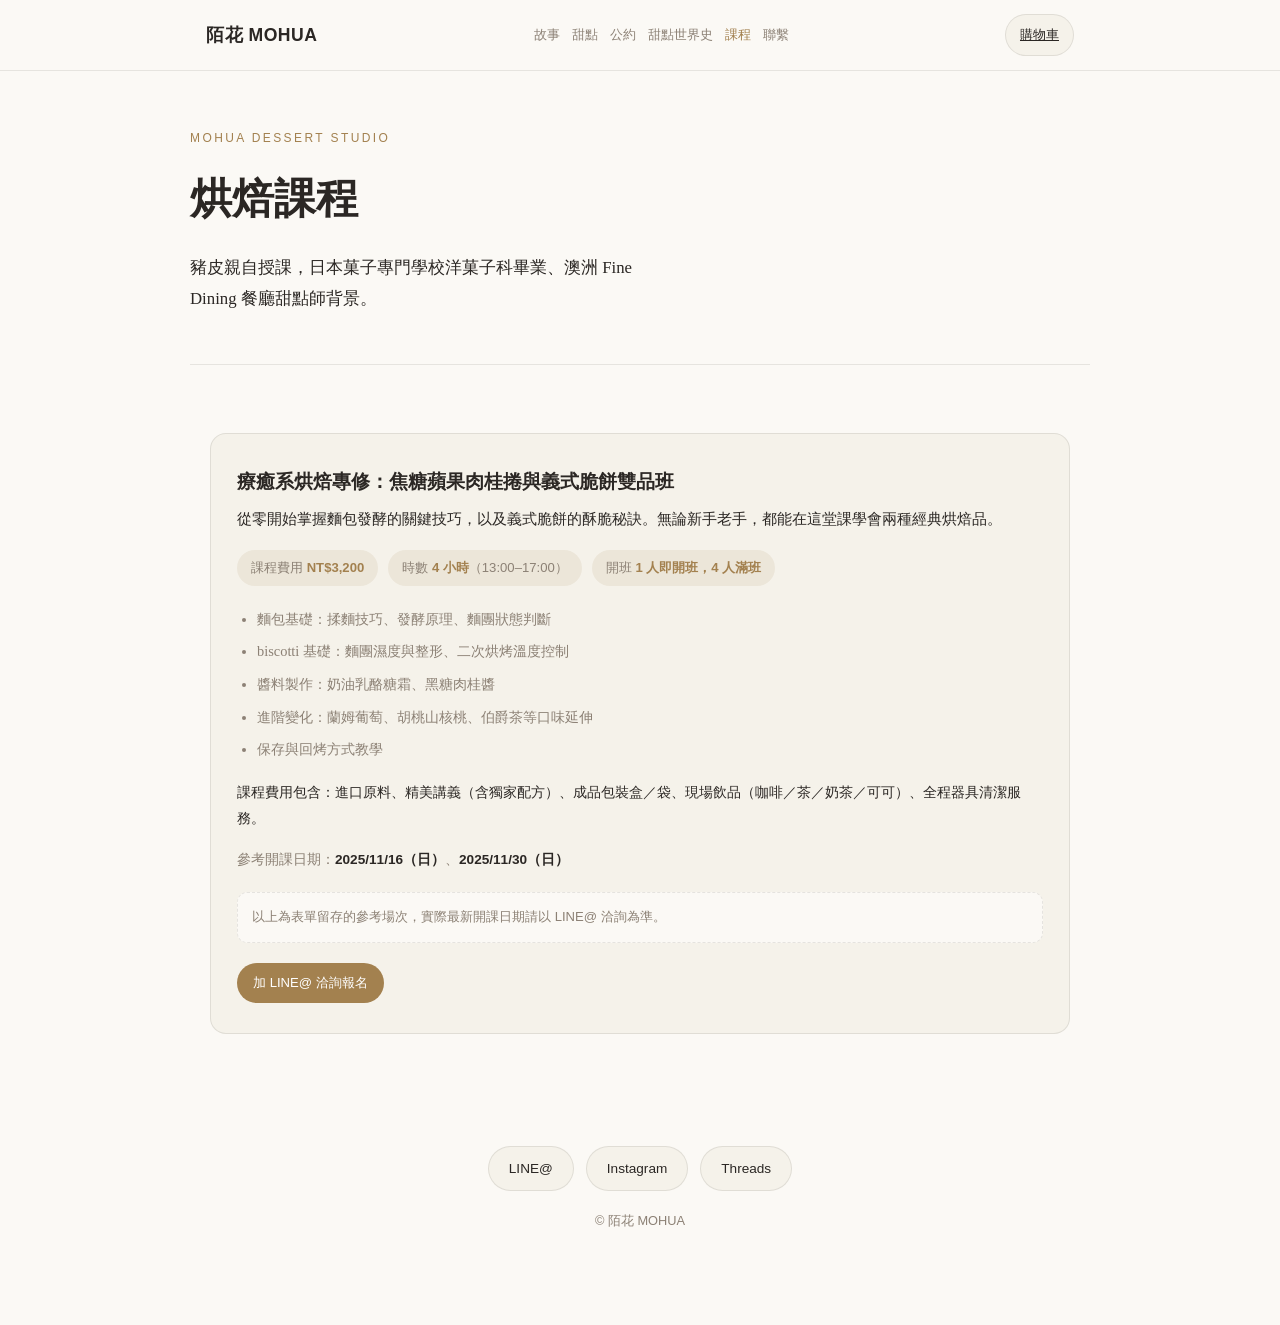
<file: course.html>
<!DOCTYPE html>
<html lang="zh-Hant">
<head>
<meta charset="UTF-8">
<title>陌花 MOHUA｜烘焙課程</title>
<meta name="viewport" content="width=device-width, initial-scale=1">
<meta name="description" content="陌花 MOHUA 烘焙課程——豬皮親自授課，日本菓子專門學校洋菓子科畢業、澳洲 Fine Dining 甜點師背景。">
<link rel="stylesheet" href="style.css">
</head>
<body>

<nav class="topnav">
  <div class="topnav-inner ui">
    <a class="brand" href="index.html">陌花 MOHUA</a>
    <div class="nav-links">
      <a href="index.html#story">故事</a>
      <a href="index.html#shop">甜點</a>
      <a href="index.html#agreement">公約</a>
      <a href="dessert-history.html">甜點世界史</a>
      <a href="course.html" class="active">課程</a>
      <a href="index.html#visit">聯繫</a>
    </div>
    <a class="cart-btn ui" href="index.html#shop"><span class="ui-label">購物車</span></a>
  </div>
</nav>

<header class="page-header wrap">
  <p class="eyebrow ui">MOHUA DESSERT STUDIO</p>
  <h1 class="name">烘焙課程</h1>
  <p class="lede">豬皮親自授課，日本菓子專門學校洋菓子科畢業、澳洲 Fine Dining 餐廳甜點師背景。</p>
</header>

<div class="wrap">

<section class="block" style="border-bottom:none">
  <div class="course-card">
    <h3>療癒系烘焙專修：焦糖蘋果肉桂捲與義式脆餅雙品班</h3>
    <p class="desc">從零開始掌握麵包發酵的關鍵技巧，以及義式脆餅的酥脆秘訣。無論新手老手，都能在這堂課學會兩種經典烘焙品。</p>

    <div class="course-meta ui">
      <span class="meta-pill">課程費用 <b>NT$3,200</b></span>
      <span class="meta-pill">時數 <b>4 小時</b>（13:00–17:00）</span>
      <span class="meta-pill">開班 <b>1 人即開班，4 人滿班</b></span>
    </div>

    <ul>
      <li>麵包基礎：揉麵技巧、發酵原理、麵團狀態判斷</li>
      <li>biscotti 基礎：麵團濕度與整形、二次烘烤溫度控制</li>
      <li>醬料製作：奶油乳酪糖霜、黑糖肉桂醬</li>
      <li>進階變化：蘭姆葡萄、胡桃山核桃、伯爵茶等口味延伸</li>
      <li>保存與回烤方式教學</li>
    </ul>

    <p class="desc ui" style="font-size:.88rem">課程費用包含：進口原料、精美講義（含獨家配方）、成品包裝盒／袋、現場飲品（咖啡／茶／奶茶／可可）、全程器具清潔服務。</p>

    <p class="course-dates ui">參考開課日期：<b>2025/11/16（日）</b>、<b>2025/11/30（日）</b></p>
    <div class="warn-note ui">以上為表單留存的參考場次，實際最新開課日期請以 LINE@ 洽詢為準。</div>

    <a href="https://line.me/R/oaMessage/@818rntfj/?%E6%82%A8%E5%A5%BD%EF%BC%8C%E6%88%91%E6%83%B3%E8%AB%AE%E8%A9%A2%E7%99%82%E7%99%92%E7%B3%BB%E7%83%98%E7%84%99%E5%B0%88%E4%BF%AE%E8%AA%B2%E7%A8%8B%E7%9A%84%E9%96%8B%E8%AA%B2%E6%97%A5%E6%9C%9F" target="_blank" class="add-btn ui" style="display:inline-block;text-decoration:none">加 LINE@ 洽詢報名</a>
  </div>
</section>

</div><!-- /wrap -->

<footer>
  <div class="social-row ui">
    <a href="https://line.me/R/ti/p/@818rntfj" target="_blank">LINE@</a>
    <a href="https://www.instagram.com/mohua.lab_ile/" target="_blank">Instagram</a>
    <a href="https://www.threads.com/@mohualab" target="_blank">Threads</a>
  </div>
  <p class="fine ui">© 陌花 MOHUA</p>
</footer>

</body>
</html>
</file>
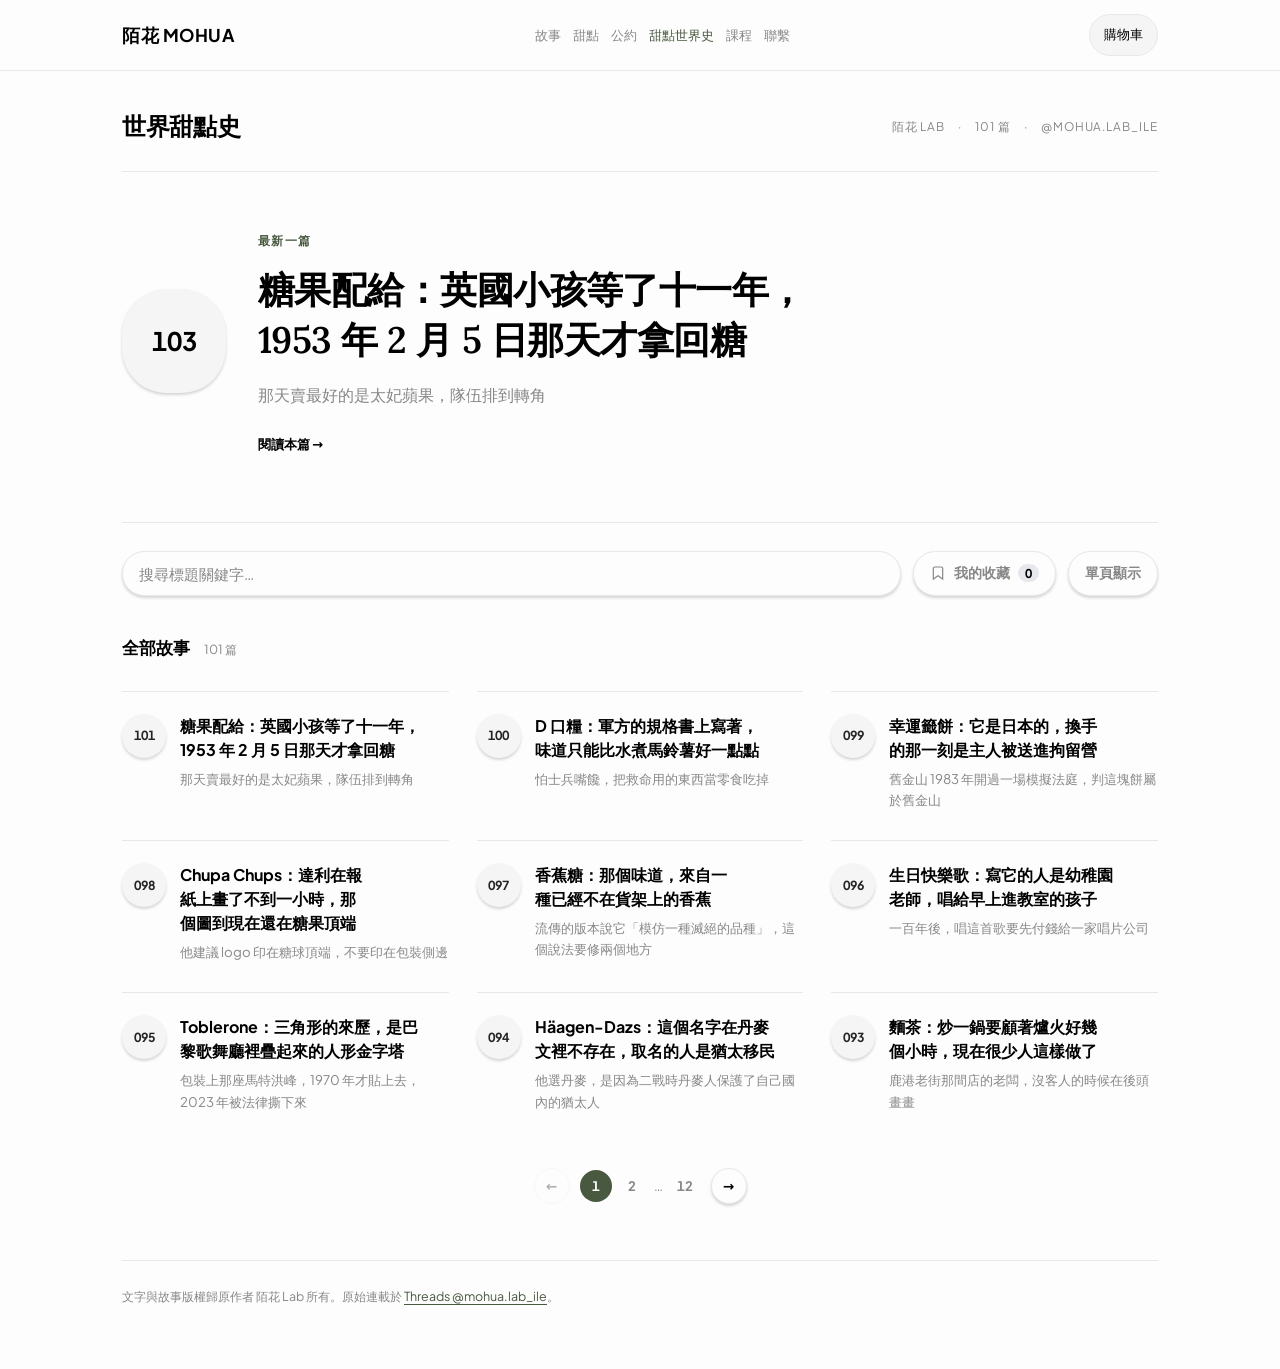
<file: dessert-history.html>
<!doctype html>
<title>世界甜點史｜連載選輯</title>
<meta name="viewport" content="width=device-width, initial-scale=1">
<style>
@font-face{
  font-family:"Plus Jakarta Sans";font-style:normal;font-weight:400;font-display:swap;
  src:url([data-uri]) format('woff2');
}
@font-face{
  font-family:"Plus Jakarta Sans";font-style:normal;font-weight:700;font-display:swap;
  src:url([data-uri]) format('woff2');
}
@font-face{
  font-family:"Lora";font-style:normal;font-weight:400;font-display:swap;
  src:url([data-uri]) format('woff2');
}
@font-face{
  font-family:"Lora";font-style:normal;font-weight:600;font-display:swap;
  src:url([data-uri]) format('woff2');
}
:root{
  --sans:"Plus Jakarta Sans",-apple-system,"PingFang TC","Microsoft JhengHei",system-ui,"Helvetica Neue",Arial,sans-serif;
  --serif-display:"Lora","凝書體","臺灣道路體","LXGW WenKai TC",ui-serif,Georgia,serif;
  --radius:1.4rem;
  --shadow-sm:0 2px 3px 0 rgba(0,0,0,.16);
  --paper:#fdfdfd; --paper-shade:#f5f5f5;
  --ink:#000000; --ink-soft:#878787;
  --accent:#495940; --accent-soft:rgba(73,89,64,.10);
  --line:#e7e7ee; --line-strong:rgba(0,0,0,.35);
  --plate-1:#f5f5f5; --plate-2:#edf0f4;
  --plate-3:#dfe6d8; --plate-4:#eef1ea;
}
@media (prefers-color-scheme: dark){
  :root{ --paper:#070503; --paper-shade:#1e1a14;
    --ink:#f9f8f7; --ink-soft:#928f8a;
    --accent:#AFBEA5; --accent-soft:rgba(175,190,165,.14);
    --line:#2f281b; --line-strong:rgba(249,248,247,.35);
    --plate-1:#1e1a14; --plate-2:#26211a;
    --plate-3:#2a2f22; --plate-4:#201d17; }
}
:root[data-theme="dark"]{ --paper:#070503; --paper-shade:#1e1a14;
  --ink:#f9f8f7; --ink-soft:#928f8a;
  --accent:#AFBEA5; --accent-soft:rgba(175,190,165,.14);
  --line:#2f281b; --line-strong:rgba(249,248,247,.35);
  --plate-1:#1e1a14; --plate-2:#26211a;
  --plate-3:#2a2f22; --plate-4:#201d17; }
:root[data-theme="light"]{ --paper:#fdfdfd; --paper-shade:#f5f5f5;
  --ink:#000000; --ink-soft:#878787;
  --accent:#495940; --accent-soft:rgba(73,89,64,.10);
  --line:#e7e7ee; --line-strong:rgba(0,0,0,.35);
  --plate-1:#f5f5f5; --plate-2:#edf0f4;
  --plate-3:#dfe6d8; --plate-4:#eef1ea; }

*{box-sizing:border-box}
html,body{margin:0;padding:0}
body{
  background:var(--paper); color:var(--ink);
  font-family:var(--sans);
  line-height:1.85; -webkit-font-smoothing:antialiased;
}
a{color:inherit}
::selection{background:var(--ink);color:var(--paper)}
:focus-visible{outline:2px solid var(--accent);outline-offset:2px}

.label{font-size:.72rem;letter-spacing:.14em;text-transform:uppercase;color:var(--ink-soft)}

/* ---------- site top nav (matches index.html / course.html) ---------- */
.topnav{
  position:sticky;top:0;z-index:40;
  background:color-mix(in srgb, var(--paper) 88%, transparent);
  backdrop-filter:blur(10px);
  border-bottom:1px solid var(--line);
}
.topnav-inner{max-width:1100px;margin:0 auto;padding:14px 32px;display:flex;align-items:center;justify-content:space-between;gap:8px}
.topnav .brand{font-weight:600;font-size:1.1rem;letter-spacing:.03em;text-decoration:none;white-space:nowrap;flex-shrink:0;color:var(--ink)}
.topnav .nav-links{display:flex;gap:12px;font-size:.82rem;flex-shrink:1;min-width:0}
.topnav .nav-links a{text-decoration:none;color:var(--ink-soft);white-space:nowrap}
.topnav .nav-links a:hover,.topnav .nav-links a.active{color:var(--accent)}
.topnav .cart-btn{
  background:var(--paper-shade);border:1px solid var(--line);border-radius:999px;
  padding:8px 14px;font-size:.8rem;color:var(--ink);white-space:nowrap;flex-shrink:0;text-decoration:none;
}
@media (max-width:640px){
  .topnav-inner{padding:12px 18px}
  .topnav .brand{font-size:.95rem}
  .topnav .nav-links{gap:9px;font-size:.76rem}
  .topnav .cart-btn{display:none}
}

.rail{max-width:1100px;margin:0 auto;padding:0 32px}
.rail.narrow{max-width:660px}

/* ---------- masthead ---------- */
.masthead{padding:34px 0 22px;display:flex;align-items:center;justify-content:space-between;
  flex-wrap:wrap;gap:12px;border-bottom:1px solid var(--line)}
.masthead h1{font-family:var(--serif-display);font-size:1.5rem;font-weight:600;letter-spacing:-.015em;margin:0}
.masthead .meta{font-size:.74rem;letter-spacing:.08em;text-transform:uppercase;color:var(--ink-soft)}

/* ---------- favorite mark (bookmark toggle) ---------- */
.mark{position:absolute;top:14px;right:14px;cursor:pointer;line-height:0;z-index:2}
.mark input{position:absolute;opacity:0;width:0;height:0}
.mark svg{
  width:20px;height:20px;fill:transparent;stroke:var(--ink-soft);stroke-width:1.6;
  transition:fill .3s,stroke .3s;
}
.mark input:checked + svg{
  fill:var(--accent);stroke:var(--accent);
  animation:mark-drop .55s cubic-bezier(0.34,1.56,0.64,1);
}
@keyframes mark-drop{
  0%{transform:translateY(-9px) scale(.9)}
  55%{transform:translateY(3px) scale(1.14)}
  100%{transform:translateY(0) scale(1)}
}
.mark.mark-inline{position:static;display:inline-flex;vertical-align:middle;margin-left:10px}

/* ---------- hero (featured post, no photo — plate instead) ---------- */
.hero{padding:52px 0 8px;position:relative}
.hero-link{display:grid;grid-template-columns:auto 1fr;gap:32px;align-items:center;text-decoration:none}
.hero-plate{
  width:104px;height:104px;flex:none;border-radius:calc(var(--radius) * 2);background:var(--plate-1);
  box-shadow:var(--shadow-sm);display:flex;align-items:center;justify-content:center;
}
.hero-plate .plate-no{font-size:1.6rem;font-weight:800;color:var(--ink);line-height:1;font-variant-numeric:tabular-nums}
.hero-tag{
  display:inline-block;font-size:.72rem;letter-spacing:.12em;text-transform:uppercase;font-weight:700;
  color:var(--accent);margin:0 0 14px;
}
.hero h2{font-family:var(--serif-display);font-size:clamp(1.6rem,3.1vw,2.3rem);font-weight:600;letter-spacing:-.015em;line-height:1.36;margin:0 0 16px;text-wrap:balance}
.hero .dek{color:var(--ink-soft);font-size:1.02rem;line-height:1.75;margin:0 0 18px;max-width:46ch}
.hero .read-more{font-size:.82rem;font-weight:700;color:var(--ink)}
.hero-link:hover h2{color:var(--accent)}

/* ---------- section label ---------- */
.section-label{display:flex;align-items:baseline;gap:14px;margin:0 0 28px;padding-top:8px}
.section-label h3{font-size:1.05rem;font-weight:800;margin:0}
.section-label .count{font-size:.78rem;color:var(--ink-soft)}

/* ---------- controls ---------- */
.controls{display:flex;gap:12px;margin:56px 0 28px;padding-top:28px;border-top:1px solid var(--line)}
#search{
  flex:1;min-width:0;background:var(--paper);border:1px solid var(--line);border-radius:var(--radius);
  padding:12px 16px;color:var(--ink);font-size:.95rem;font-family:inherit;box-shadow:var(--shadow-sm);
}
#search::placeholder{color:var(--ink-soft)}
#search:focus{outline:none;border-color:var(--accent)}

.fav-toggle{
  flex:none;display:flex;align-items:center;gap:8px;
  background:var(--paper);border:1px solid var(--line);border-radius:var(--radius);box-shadow:var(--shadow-sm);
  padding:0 16px;color:var(--ink-soft);font-family:inherit;font-size:.88rem;font-weight:700;
  cursor:pointer;
}
.fav-toggle svg{width:16px;height:16px;fill:transparent;stroke:var(--ink-soft);stroke-width:1.8}
.fav-toggle .fav-toggle-count{
  font-variant-numeric:tabular-nums;background:var(--line);color:var(--ink);
  border-radius:999px;padding:1px 7px;font-size:.76rem;
}
.fav-toggle:hover{color:var(--ink)}
.fav-toggle[aria-pressed="true"]{background:var(--accent);color:var(--paper);border-color:var(--accent)}
.fav-toggle[aria-pressed="true"] svg{fill:var(--paper);stroke:var(--paper)}
.fav-toggle[aria-pressed="true"] .fav-toggle-count{background:var(--paper);color:var(--accent)}
@media (max-width:560px){
  #favToggle span:not(.fav-toggle-count){display:none}
}

/* ---------- card grid ---------- */
.grid{display:grid;grid-template-columns:repeat(3,1fr);gap:30px 28px}
.card{display:flex;gap:14px;align-items:flex-start;padding-top:22px;border-top:1px solid var(--line);text-decoration:none}
.plate{
  flex:none;width:44px;height:44px;border-radius:var(--radius);background:var(--plate-1);
  box-shadow:var(--shadow-sm);display:flex;align-items:center;justify-content:center;
}
.plate .plate-no{font-size:.78rem;font-weight:800;color:var(--ink);line-height:1;font-variant-numeric:tabular-nums;opacity:.85}
.card-body{min-width:0}
.card-title{display:block;font-size:1rem;font-weight:700;line-height:1.5;text-wrap:balance}
.card:hover .card-title{color:var(--accent)}
.card-sub{
  display:-webkit-box;-webkit-line-clamp:2;-webkit-box-orient:vertical;overflow:hidden;
  color:var(--ink-soft);font-size:.83rem;margin-top:6px;line-height:1.6;
}
.card-date{display:block;font-size:.68rem;letter-spacing:.06em;text-transform:uppercase;color:var(--ink-soft);margin-top:8px}
.no-match{color:var(--ink-soft);padding:32px 4px;font-size:.95rem;display:none}

/* ---------- pagination ---------- */
.pagination{display:flex;align-items:center;justify-content:center;gap:10px;margin:56px 0 8px;flex-wrap:wrap}
.pagination #prevPage,.pagination #nextPage{
  font-family:inherit;font-size:.85rem;font-weight:700;
  background:var(--paper);border:1px solid var(--line);border-radius:var(--radius);color:var(--ink);
  box-shadow:var(--shadow-sm);width:36px;height:36px;cursor:pointer;flex:none;
}
.pagination #prevPage:disabled,.pagination #nextPage:disabled{opacity:.3;cursor:default;box-shadow:none}
.pagination #prevPage:not(:disabled):hover,.pagination #nextPage:not(:disabled):hover{border-color:var(--accent);color:var(--accent)}
.page-nums{display:flex;align-items:center;gap:4px}
.page-num{
  font-family:inherit;font-size:.82rem;font-weight:700;font-variant-numeric:tabular-nums;
  background:none;border:none;color:var(--ink-soft);width:32px;height:32px;border-radius:var(--radius);cursor:pointer;
}
.page-num:hover{background:var(--paper-shade);color:var(--ink)}
.page-num.current{background:var(--accent);color:var(--paper)}
.page-ellipsis{color:var(--ink-soft);padding:0 2px;font-size:.82rem}

footer.credit{
  margin-top:56px;padding:24px 0 60px;border-top:1px solid var(--line);
  font-size:.78rem;color:var(--ink-soft);line-height:1.9;
}
footer.credit a{color:var(--accent);text-decoration:underline;text-underline-offset:3px}

@media (max-width:860px){
  .grid{grid-template-columns:repeat(2,1fr)}
}
@media (max-width:560px){
  .rail{padding:0 20px}
  .grid{grid-template-columns:1fr;gap:26px}
  .hero-link{grid-template-columns:auto;justify-items:start;gap:18px}
}

/* ---------- reading view ---------- */
#reader{display:none}
body.reading #index-view{display:none}
body.reading #reader{display:block}
.rail.narrow{padding-bottom:110px}

.back{
  display:inline-flex;align-items:center;gap:8px;margin:36px 0 30px;
  font-size:.82rem;color:var(--ink-soft);text-decoration:none;
}
.back:hover{color:var(--accent)}

.article-head{margin-bottom:40px}
.art-tag{
  display:inline-block;font-size:.72rem;letter-spacing:.12em;text-transform:uppercase;font-weight:700;
  color:var(--accent);margin:0 0 14px;
}
article .meta-row{
  display:flex;flex-wrap:wrap;align-items:center;gap:10px;margin:16px 0 0;
  font-size:.78rem;color:var(--ink-soft);font-variant-numeric:tabular-nums;
}
article .meta-row .dot{color:var(--line-strong)}
article h2{font-family:var(--serif-display);font-size:clamp(1.5rem,3.8vw,2.1rem);margin:0;text-wrap:balance;font-weight:600;letter-spacing:-.015em;line-height:1.4}
article h3.sub{font-size:1.06rem;color:var(--ink-soft);font-weight:400;margin:14px 0 0;max-width:56ch}
article .body{font-size:1.05rem;max-width:66ch}
article .body p{margin:0 0 22px}
article .body p.pull{
  font-size:1.2rem;line-height:1.6;color:var(--ink);font-weight:700;
  margin:32px 0;padding:2px 0 2px 20px;border-left:3px solid var(--accent);
}
article .body h4{
  font-size:.86rem;color:var(--accent);margin:28px 0 12px;letter-spacing:.08em;text-transform:uppercase;font-weight:700;
}
article .body hr{border:none;text-align:center;margin:32px 0;color:var(--ink-soft)}
article .body hr::after{content:"·  ·  ·";letter-spacing:.4em}
article .body strong{color:var(--accent);font-weight:700}

.pager{
  display:flex;justify-content:space-between;gap:16px;margin-top:56px;
  padding-top:24px;border-top:1px solid var(--line);
}
.pager a{text-decoration:none;font-size:.78rem;color:var(--ink-soft);max-width:46%}
.pager a:hover{color:var(--accent)}
.pager a b{display:block;color:var(--ink);font-size:1rem;margin-top:6px;font-weight:700}
.pager .next{text-align:right;margin-left:auto}
</style>

<nav class="topnav">
  <div class="topnav-inner">
    <a class="brand" href="index.html">陌花 MOHUA</a>
    <div class="nav-links">
      <a href="index.html#story">故事</a>
      <a href="index.html#shop">甜點</a>
      <a href="index.html#agreement">公約</a>
      <a href="dessert-history.html" class="active">甜點世界史</a>
      <a href="course.html">課程</a>
      <a href="index.html#visit">聯繫</a>
    </div>
    <a class="cart-btn" href="index.html#shop">購物車</a>
  </div>
</nav>

<div id="index-view">
  <div class="rail">
    <div class="masthead">
      <h1>世界甜點史</h1>
      <span class="meta">陌花 LAB　·　101 篇　·　@mohua.lab_ile</span>
    </div>

    <div class="hero">
      <a class="hero-link" href="#/101">
        <div class="hero-plate"><span class="plate-no">103</span></div>
        <div>
          <span class="hero-tag">最新一篇</span>
          <h2>糖果配給：英國小孩等了十一年，1953 年 2 月 5 日那天才拿回糖</h2>
          <p class="dek">那天賣最好的是太妃蘋果，隊伍排到轉角</p>
          <span class="read-more">閱讀本篇 →</span>
        </div>
      </a>
    </div>

    <div class="controls">
      <input id="search" type="text" placeholder="搜尋標題關鍵字…" autocomplete="off">
      <button id="favToggle" class="fav-toggle" type="button" aria-pressed="false">
        <svg viewBox="0 0 24 24"><path d="M19 21l-7-5-7 5V5a2 2 0 0 1 2-2h10a2 2 0 0 1 2 2v16z"/></svg>
        <span>我的收藏</span>
        <span class="fav-toggle-count" id="favCount">0</span>
      </button>
      <button id="viewAllToggle" class="fav-toggle" type="button" aria-pressed="false" title="取消分頁，一次顯示全部">
        <span>單頁顯示</span>
      </button>
    </div>

    <div class="section-label">
      <h3 id="sectionTitle">全部故事</h3>
      <span class="count" id="count"></span>
    </div>

    <div class="grid" id="grid"></div>
    <p class="no-match" id="noMatch">沒有符合的篇章。</p>

    <div class="pagination" id="pagination"></div>

    <footer class="credit">
      文字與故事版權歸原作者 陌花 Lab 所有。原始連載於 <a href="https://www.threads.com/@mohua.lab_ile" target="_blank" rel="noopener">Threads @mohua.lab_ile</a>。
    </footer>
  </div>
</div>

<div id="reader">
  <div class="rail narrow">
    <a class="back" id="backLink" href="#">← 回到目錄</a>
    <article>
      <div class="article-head">
        <span class="art-tag" id="artNo"></span>
        <label class="mark mark-inline" title="收藏">
          <input type="checkbox" class="mark-input" id="artMarkInput">
          <svg viewBox="0 0 24 24"><path d="M19 21l-7-5-7 5V5a2 2 0 0 1 2-2h10a2 2 0 0 1 2 2v16z"/></svg>
        </label>
        <h2 id="artTitle"></h2>
        <h3 class="sub" id="artSub" style="display:none"></h3>
        <p class="meta-row" id="artMeta"></p>
      </div>
      <div class="body" id="artBody"></div>
    </article>
    <nav class="pager">
      <a id="prevLink"></a>
      <a id="nextLink" class="next"></a>
    </nav>
  </div>
</div>
<script type="application/json" id="data">[
  {
    "order": 1,
    "num": "01",
    "date": "未知（僅發於 IG）",
    "title": "第一口甜味：來自野生蜂蜜",
    "subtitle": "人類史上最危險的美食探險",
    "body": "公元前一萬年，森林深處，一個餓昏的獵人聽見嗡嗡聲。\n抬頭一看——樹洞裡閃著金色光芒。\n他心想：「這是什麼寶物？」完全沒意識到自己即將面對史上最兇猛的「保全系統」。\n\n獵人伸手去掰蜂巢，結果引發了一場激烈戰鬥：\n**蜜蜂軍團** VS **餓昏的人類**\n\n雖然滿臉蜂螫，但他成功搶到一塊蜂巢！蜂蠟黏滿指尖，金色蜜液滴落…他舔了舔手指——瞬間被征服！\n溫潤、濃郁、帶著花香，甜得讓他忘了臉上的腫包。\n\n這是人類第一次發現：有些食物不是為了活命，而是為了**快樂**。\n\n從此，蜂蜜成了各文明的寶貝：\n**古埃及**：用來塗木乃伊，象徵永恆\n**古希臘**：稱為「眾神甘露」，戰士出征必備\n**中國古代**：記載能「補中益氣，安五臟」\n\n蜂蜜從樹洞流進陶罐，成了人類文明第一個成功保存的甜味。不像野果會腐壞，蜂蜜可以放很久很久…（考古學家還挖到過千年蜂蜜！）\n\n那個被蜂群追著跑的獵人無意中開啟了甜點史序章。從此人類知道：世界上有一種味道叫「甜」，它會讓人微笑，讓人幸福。\n\n雖然那位古代勇者臉腫得像豬頭，但他為人類帶來了第一口純粹的甜蜜。每次吃蜂蜜時，都該感謝這位「以臉換蜜」的祖先。\n\n---\n\n甜味的起點：一個勇敢（或愚蠢？）的瞬間 🍯"
  },
  {
    "order": 2,
    "num": "02",
    "date": "2025-08-04",
    "title": "人類的第一口焦糖香，其實是一場意外",
    "subtitle": "還沒有糖的年代，篝火是生活的中心",
    "body": "在古早還沒有糖的年代，篝火是人們生活的中心。\n\n夜裡，人們圍坐在火堆旁烤獵物取暖，一名獵人把白天採來的野果放在一旁，準備當點心。誰知，不小心滾進了火堆，「滋——」果汁在炭火上炸開，空氣中立刻瀰漫出一股甜中帶焦的香氣。\n\n他好奇地撿起果子，吹掉灰燼，咬了一口，甜味變得更濃、更厚重，還多了一絲苦香；不像生果那樣單調，而是多了一層溫暖的深度。\n\n他不知道，這就是後人說的「焦糖化反應」。由於水果中的糖遇上高溫，分子結構改變，甜度與香氣同時提升了。\n\n那天，人類第一次發現，火不只是讓食物熟，還能創造新的味道。\n\n此後，人們開始嘗試用火烤果子、烤穀物、烤堅果，甚至把蜂蜜塗在食物上去烤，每一次焦糖香的飄散，都是一場小小的慶典。\n\n甜味，可說是火帶給人類的禮物。蜂蜜不僅成為古人的能量泉源，也是生存的寶藏。\n\n公元前一萬年，森林深處，獵人聽見一陣嗡嗡聲，抬頭一看，樹洞裡閃著金色的光——野蜂巢，他伸手掰下一塊，蜂蠟黏滿指尖，蜜液順著滴落，放入口中——溫潤、濃郁，帶著花香，甜得讓他瞬間忘了飢渴與疲憊。\n\n這是人類第一次發現，有些味道不是為了活命，而是為了享受入口的快樂。\n\n很快地，蜂蜜成了珍貴的奢侈品，古埃及人用它塗抹木乃伊，象徵永恆不腐，古希臘人稱它為「眾神的甘露」，中國古書記載它能「補中益氣，安五臟」，因此戰士出征前都要喝上一口！\n\n蜂蜜從樹洞流進陶罐，成為人類文明第一個保存的甜味，也開啟了甜點史的序章。\n\n對人類來說，那一口蜂蜜，是幸福的起點，也是浪漫的開端啊！"
  },
  {
    "order": 3,
    "num": "03",
    "date": "2025-08-04",
    "title": "最虐心的規定：古埃及甜點禁令",
    "subtitle": "「三千年前最扯的規定：甜點禁令」",
    "body": "1922年，考古學家挖開圖坦卡門墓室，發現：「欸，這裡有餅乾！」\n\n「三千年前的？！」\n\n「聞起來還有蜂蜜味……」\n\n「你敢吃嗎？」\n\n「算了，這是給死人吃的。」\n\n原來，古埃及人有一個制度：「甜點只給過世的人吃」。\n\n你沒聽錯，活人只能啃麵包配洋蔥，甜的東西要等死後才能享用。\n\n古埃及甜點階級制度分明，神明是永久VIP會員，法老死後才能享用，平民則是永久黑名單，這個制度維持了三千年。\n\n古埃及甜點師大概是全世界最餓的烘焙師，他們得親手做出那些蜂蜜餅，然後眼睜睜看著它們被送進法老的墓裡。這些蜂蜜餅躺在博物館直到現在，成為史上保存期限最長的甜點。\n\n他們遵守神聖蜂蜜餅的製作流程：小麥粉 + 蜂蜜（黃金價格）→ 揉麵糰 → 石窯烘烤 → 刷濃蜜，重點是製作過程中不能偷嚐一口，否則就是褻瀆神明。\n\n雖然古埃及人的這項規定很扯，但他們也意外發明了甜點保存技術（為了陪葬）、標準化製作流程（為了祭祀）、甜點的文化意義（把「甜」和「永恆」畫上等號，讓後世每一場宗教儀式，都少不了一份不能偷吃的精緻供品），為世界甜點史做出貢獻。\n\n三千年後，人們早已把甜點從神壇搶下來，讓每個活著的人都能品嚐。如果古埃及人知道現在滿街都是物美價廉的蛋糕店，大概會氣到從石棺裡爬出來抗議吧！"
  },
  {
    "order": 4,
    "num": "04",
    "date": "2025-08-05",
    "title": "四千年前的能量棒——蘇美人的棗泥糕",
    "subtitle": "四千年前的能量棒",
    "body": "在兩河流域，椰棗是大地賜予的禮物。蘇美人看著埃及人把甜點藏在墓裡，心想：「這些人是不是有毛病？」於是他們提出了一個革命性概念：活人也可以吃甜食。\n\n蘇美婦人把椰棗去核，用石臼搗成濃稠的泥，混進麥粉捏成方塊。有的曬乾當零食，有的以微烤增加香氣。\n\n那時沒有精緻白糖，椰棗就是甜味的全部。它的甜不像蜂蜜那樣輕盈，而是口感厚重、扎實，像黃褐色大地一樣踏實。\n\n這就是史上第一款「萬用甜點」，功能如下：\n\n充飢：比麵包更有飽足感\n\n保存：不會像水果一樣容易腐爛\n\n攜帶方便：出遠門的完美點心\n\n社交：宴會招待賓客必備\n\n祭祀：神明也愛吃（但活人可以搶食）\n\n農人在農作物收穫後獎勵自己一塊，商人長途跋涉時隨身攜帶，就連廟裡的祭司也會偷偷咬一口供品。\n\n蘇美人在無意之中締造了「甜點民主化」的先河，從此，甜味不再是神明的專利，也不再是「死後限定」，可以正大光明地吃。\n\n那些蘇美婦人怎麼也想不到，她們正在改變整個甜點史的走向：從神聖到日常，從奢侈到實用。\n\n棗泥的甜，養活了一段文明，也開啟了甜點的新時代。隨著時光流轉，物換星移，四千年後，中東人的日常甜點依然離不開椰棗。"
  },
  {
    "order": 5,
    "num": "05",
    "date": "2025-08-05",
    "title": "佛系甜點製作法—中國米釀甜味",
    "subtitle": "史上最懶的甜點發明法",
    "body": "商朝時代，某個釀酒師傅在實驗釀酒時，把蒸熟的糯米拌上酒麴後，嚐了一口：「咦？這口感比蜂蜜還溫順！」\n\n於是中國人發現了一項宇宙真理：讓食物自己工作。不用冒死去掏蜂巢，不用辛苦捶椰棗，就把蒸好的糯米拌點酒麴，然後……什麼都不做，等著它自己變甜。\n\n幾天後，米粒變得晶瑩透亮，湯汁微甜帶酒香，這根本是史上最佛系的甜點製作法！\n\n這個什麼都不做的撇步流傳到市集後，立刻引起了騷動：\n\n街頭小販：「甜酒釀！不甜不要錢！」\n\n養生大媽：「加紅棗更補身！」\n\n醉鬼大叔：「這個好，有酒味又不會太醉！」\n\n熊孩子：「淋上糯米團超好吃！」\n\n更扯的是，醫生還說它能治病：「安中補氣、暖胃提神、產後必喝！」\n\n一碗米釀包治百病，這行銷手法也太強大了吧？\n\n令人感動的是，這個懶人烹調法傳承到現在，像是媽媽們煮桂花酒釀湯圓時把材料丟進去，讓它們自行搞定。\n\n而幾千年來唯一不變的做甜點流程就是「等待」。"
  },
  {
    "order": 6,
    "num": "06",
    "date": "2025-08-06",
    "title": "最浪漫的食材組合——印度河文明的乳製甜湯",
    "subtitle": "史上最浪漫的食材組合",
    "body": "在炎熱的印度河流域，當其他文明還在跟蜂蜜、椰棗、米釀奮鬥時，印度人看了看身邊的牛羊，突然靈光一閃：「把牛奶加蜂蜜會怎麼樣？」\n\n他們把牛奶加熱，拌入蜂蜜與香料，煮成濃郁的甜湯。第一口喝下去，瞬間明白什麼叫做「天生一對」！香甜濃郁，還帶著淡淡香料的氣息，比單純的蜂蜜甜味層次豐富太多了。\n\n牛奶 × 糖，這個組合有多速配，令其他文明看了都羨慕：\n\n埃及人：「我們還在用蜂蜜泡麵餅……」\n\n蘇美人：「我們還在搗椰棗……」\n\n中國人：「我們的米釀雖然不錯，但這個奶糖組合太強了！」\n\n奶與糖一旦遇上，就是永恆。從那時起，乳香與甜味就成了世界甜點的黃金組合，再也沒分開過。\n\n印度河文明的祖先們，大概是史上最有遠見的「美食媒人」了。"
  },
  {
    "order": 7,
    "num": "07",
    "date": "2025-08-06",
    "title": "史上最難喝的奢侈品——馬雅人的可可飲",
    "subtitle": "史上最難喝的奢侈品",
    "body": "在馬雅神廟的石階上，貴族高舉陶杯，裡面是深色的可可飲——沒有糖，只有可可糊加水、辣椒和香料，攪拌到滿是泡沫。喝下一口後，先是苦得令人皺眉，後勁卻辣得臉頰發熱。\n\n現代人看了大概會說：「這是什麼黑暗料理？！」但在馬雅人眼中，這杯飲料可不是拿來享受的，它是戰士出征前、祭司祈禱時的聖物，他們相信可可來自神明，能賜予力量與靈感。\n\n在可可豆珍貴到能當作貨幣的時代，當時的人是這樣炫富的：\n\n普通人炫富：「我有黃金！」\n\n馬雅人炫富：「我有可可豆，還會做成飲料喝掉！」\n\n在馬雅，喝得起可可的人，擁有地位與權力；會調製可可的廚師，是貴族的心腹；而喝下可可的戰士，像是接受神明的加持。\n\n在馬雅的年代，可可的意義更像是一場精神洗禮——喝下它，不是為了快樂，而是為了榮耀與戰鬥。\n\n可可傳到歐洲後，遇上糖，就變成我們熟悉的巧克力。馬雅人的「神聖苦飲」也變成了情人節的甜蜜禮物。"
  },
  {
    "order": 8,
    "num": "08",
    "date": "2025-08-06",
    "title": "古代版的神奇萬用膏——蜂蜜",
    "subtitle": "史上最忙碌的多職業選手",
    "body": "人類對甜的念想，最早是從一滴蜂蜜開始的。那些勇敢的採蜜人冒著被蜂螫的風險，為人類文明帶來了第一滴甜蜜，也發明了第一款「多功能保健食品」。\n\n在糖出現以前，蜂蜜包辦了人類對「甜」的所有想像。\n\n它的使用說明書大概是這樣：\n\n職業經歷：\n\n- 食物調味師\n\n- 藥品成分\n\n- 防腐劑專家\n\n- 祭祀用品\n\n- 奢侈品代表\n\n古埃及人拿蜂蜜塗傷口，當作天然OK繃；中國《神農本草經》稱它能「補中益氣，安五臟」；希臘人把它跟葡萄酒混合煮成咳嗽糖漿。更神奇的是它的「跨界能力」，能塗在烤麵餅上（甜點師），能加在乳酪裡（調味師），能抹在神像嘴角（祭司助手），能為戰士上藥（軍醫）。擁有一瓶蜂蜜等於掌握整個醫療團隊加上甜點店。\n\n它不是糖，卻一度比糖更高級，成為帝王的補品，祭壇上的供物，是醫者手裡的處方。\n\n古代人的邏輯：「既然蜂蜜這麼珍貴，那一定什麼都能治！」於是蜂蜜變成了「包治百病」的神奇藥品。\n\n感冒？喝蜂蜜！\n\n外傷？塗蜂蜜！\n\n心情不好？吃蜂蜜！\n\n想要傳達祝福？送蜂蜜！\n\n在沒有人工糖的世界裡，蜂蜜既是甜味的源頭，也是文明的證據。蜂巢代表富足，蜜液代表祝福。婚禮裡要有蜜（甜蜜蜜），喪禮也會用蜜封口（願逝者安息），蜂蜜不只是味道，它是古代版的「祝你平安」貼圖。"
  },
  {
    "order": 9,
    "num": "09",
    "date": "2025-08-07",
    "title": "甜點文明的幕後功臣——古代甜點器具初登場",
    "subtitle": "題外：我爸轉貼我的蛋糕文章",
    "body": "在火與石共舞的時代，甜點還沒有名字，器具卻先出現了。\n\n石磨研穀，陶鍋煮漿，竹籠蒸米，青銅鏟壓餅，一口適合燒蜂蜜的小陶壺，就足以成為神明的專用器皿。\n\n所謂「工欲善其事，必先利其器」，古人的邏輯很直接：「想吃甜的？先做工具！」因此古埃及廚房裡，有專門敲碎椰棗的石臼（古代版食物調理機），中國西周的墓葬裡，出土過裝著甜釀的小鼎與釀缶（古代版發酵罐），印度河流域的釀乳陶罐貼著火牆發酵（古代版優格機）。\n\n這些器具沒有刻上甜點的名字，卻承載著人類第一次的甜味實驗。\n\n神奇的是，古代人已經懂得「細節決定成敗」。一個陶碗的深度，決定米漿冷卻的速度；一個石磨的粗細，決定果泥的口感；就連現代甜點師看了都不禁佩服：「這些古人比我還專業！」\n\n做甜點從來不是空口說白話，需要精確的尺寸、溫度、時間。它不是單憑味覺完成的事，而是靠一個又一個器物堆疊起來的工藝。\n\n沒有工具，就沒有甜點文明；味道之前，先有器型。那些古代的石磨、陶罐、青銅器，就是人類甜點史上的第一批專業設備。\n\n現在，我們有電動攪拌器、溫控發酵箱、精密烤箱，但不論古今，製作原理都一樣：好的甜點，從好的工具開始。"
  },
  {
    "order": 10,
    "num": "10",
    "date": "2025-08-07",
    "title": "史上最有權力的廚師們——甜點師的職業進化史",
    "subtitle": "史上最有權力的廚師們",
    "body": "甜點師這個職業，可能遠比你想的更古老，也更神聖。\n\n在宮廷的廚房裡，有人負責烤肉，有人負責熬湯，而在最靠近神廟與祭壇的地方，有人專門做甜食——他們可能是廚師，也是祭司，甚至是藥師，堪稱「全能型人才」！\n\n想像一下古代甜點師的工作內容：\n\n古埃及甜點師：「我要算好蜂蜜與穀物的黃金比例，在祭典前一天把蜂蜜麵餅烤得剛好金黃，一個色澤不對就可能觸怒神明！」\n\n中國漢代御廚：「皇帝的早膳要用飴糖裹果，甜度、外觀、溫度都不能出錯，搞砸了可是要腦袋要落地的！」\n\n波斯甜點師：「新年宴要準備滿桌的堅果糖與玫瑰水糕，每一道都關係到國運！」\n\n這些人不只是做東西給人吃，他們掌握著味道背後的知識，決定什麼是「節日的味道」。他們知道哪種香料能保存水果的味道，哪種溫度能讓蜂蜜完美滲進餅裡。\n\n一個失手，可能毁了祭典的氣氛，甚至惹得神明不開心。\n\n這個工作肩負了重要的使命：\n\n- 以客戶至上，包括國王和神明。\n\n- 作品關係到國家大事和宗教儀式。\n\n- 沒有「下次改進」的機會，每次都要一次到位。\n\n- 出錯可能不只是被退貨，還可能被處死。\n\n這大概是史上壓力最大的料理工作了。\n\n在那個時代，甜點師扮演的角色不僅是做點心的人，也是文明的味覺守護者，掌管記憶與儀式。他們的成品，連國王和神明都要品嚐，地位比現在的米其林主廚還要崇高！\n\n古代甜點師大概想不到，幾千年後的同行們可以在社群媒體上展示成品、開課教學、出書分享食譜，而不用擔心一個烘烤失誤，就丟掉了性命。"
  },
  {
    "order": 11,
    "num": "11",
    "date": "2025-08-08",
    "title": "中古世紀版的「限量伴手禮」——羅馬的芝士蜂蜜派",
    "subtitle": "羅馬人順便發明了分桌用餐的概念",
    "body": "在古羅馬的豪宅宴會上，餐點分好幾個階段，主菜之後一定會有一道「secundae mensae」，直譯「第二張桌子」，意思是：第一桌吃鹹的，第二桌專門吃甜的。\n\n就這樣，羅馬人在無意中發明了「甜點時間」的概念，而甜桌上的絕對明星，就是芝士蜂蜜派了。\n\n它的做法簡單卻講究：把羊奶或牛奶做成新鮮軟芝士，拌上蛋和麵粉，烤成柔軟的派皮，最後澆上金色的蜂蜜，趁熱上桌。\n\n羅馬甜點師的工作壓力不是普通的大：\n\n「我這派是貴族的面子工程，蜂蜜得從西班牙運來，芝士要新鮮到還帶著奶香！」\n\n「烤過頭？不可能！皇帝的廚房沒有『差不多就好』這個名詞！」\n\n現代烘焙師看了都要掉淚：「你們那個年代連溫度計都沒有，怎麼控制火候的？」\n\n芝士蜂蜜派的地位高到什麼程度？\n\n有貴族在婚禮上一次送出幾十份當伴手禮，有軍官打仗回來第一件事不是看戰報，而是問廚房：「派做好了沒？」\n\n現代人看著食譜可能會想：這不就是烤芝士蛋糕的前身嗎？沒錯，只是當時的「烤箱」要靠燒熱的石頭加溫，溫度全靠經驗控制。想要烤出完美的芝士蜂蜜派，技術含量一點不比今天低。\n\n羅馬甜點師大概是史上最早的「精準烘焙專家」，沒有計時器，靠感覺；沒有溫度計，靠經驗；沒有電動攪拌器，靠手勁，還要做出讓皇帝滿意的成品。現代設備齊全的甜點師應該要向他們致敬才是！\n\n羅馬人的甜點哲學是「主菜只是開場，甜點才是宴會的靈魂。」這個觀念影響了整個西方飲食文化，從中世紀的宮廷宴會到現代的法式料理，甜點壓軸的傳統就是從羅馬開始的，可說是發明甜點時間的文明先驅啊。"
  },
  {
    "order": 12,
    "num": "12",
    "date": "2025-08-09",
    "title": "甜點的版權之爭",
    "subtitle": "千層派不是土耳其發明的？它的祖先早在古希臘就出現了。",
    "body": "古希臘人熱愛蜂蜜的程度絕對不輸給今天的甜點師，他們把蜂蜜和堅果視為「神賜的能量食物」。\n\n有天，某位天才廚師想到：把堅果磨碎，混上蜂蜜，再用薄得透光的麵皮一層一層疊起來烤。\n\n這就是果仁蜜酥的原型。它的外型雖然比今天的巴克拉瓦樸素，但靈魂是一樣的：脆皮+甜蜜堅果餡+蜂蜜收尾。\n\n請想像以下的畫面：\n\n雅典市集裡的小攤，老闆一邊小心翼翼地鋪著薄如蟬翼的麵皮，一邊心疼今天的杏仁又漲價了。\n\n奧運選手賽後會來買一塊果仁蜜酥當作慶祝，詩人們吃完靈感大發，在作品裡把這甜點形容成「女神在舌尖跳舞」。\n\n古希臘人無意中創造了延續兩千多年的甜點傳奇，但這個麵皮技術後來被羅馬人學去，又輾轉傳到中東。中東人在餡料裡加了更多香料和奶油，變成今天的巴克拉瓦。\n\n於是，展開了史上最持久的甜點版權爭議。土耳其、希臘、中東國家至今還在爭論：「這到底是誰的甜點？」\n\n每個國家都有自己的歷史證據，每個地區都有獨特的製作方法，每個廚師都堅持自己的版本最正宗。\n\n不過，對甜點愛好者來說，答案很簡單——誰做得更好吃，就是王道。"
  },
  {
    "order": 13,
    "num": "13",
    "date": "2025-08-10",
    "title": "兩千年前的療癒系甜點——漢代的飴糖與蜜餅",
    "subtitle": "兩千年前就有的療癒系甜點 ?",
    "body": "漢朝時，中國的甜味來源有兩大主角——蜂蜜與飴糖。蜂蜜不用多說，古人養蜂取蜜已經很熟練；而「飴糖」就是把麥芽發芽後釀出的糖漿，甜度雖不如現代砂糖，但帶著麥香，很耐吃。\n\n考古學者在漢代墓葬裡出土過完整的蜂蜜餅，做法是把麵粉揉成餅，抹上蜂蜜或飴糖，再烤到微黃。外皮脆，中間甜糯，聽起來就是古代版的「蜂蜜鬆餅」。\n\n兩千年前的中國人就懂得如何做出療癒系甜點了！\n\n不妨想像當時的甜點日常：宮廷御廚天不亮就起來烤好一批蜜餅，趕在皇帝用早膳前端上桌；富商的妻子在廳堂招待賓客時，每人分半塊配熱茶，顯得格外有面子；市集裡的小販扯著嗓子吆喝他賣的飴糖餅有多麼香甜。\n\n漢代的甜點可不是想吃就吃得到的，蜂蜜與飴糖的成本高，平民多半只有在節日或重要宴席才有機會嚐到一口。\n\n甜味，對古人來說，是一年幾次的珍貴體驗。\n\n想想看，今天我們路邊隨便買個麥芽糖餅、蜂蜜蛋糕都很稀鬆平常，兩千年前卻是皇帝、貴族才能天天享有的味覺特權。\n\n漢代人如果穿越到現代，走進便利商店看到滿架子的甜食，大概會以為自己到了天堂吧！"
  },
  {
    "order": 14,
    "num": "14",
    "date": "2025-08-10",
    "title": "糖從奢侈品變成藝術品",
    "subtitle": "公元7世紀開始，阿拉伯帝國迅速擴張，帶來的不只是商貿與宗教，還有一個改變世界甜味格局的東西——糖",
    "body": "雖然印度早在古代就掌握了製糖技術，但真正把糖變成「全球甜味霸主」的，是公元7世紀的阿拉伯人。他們不只會做糖，還會玩糖！\n\n阿拉伯人改良了製糖法，讓蔗糖純度更高、儲存更久。更重要的是，他們還發明了糖雕與糖塑。在婚禮、宮廷宴會上，桌上擺放的不只是食物，還有用糖做成的孔雀、城堡、花園。\n\n可以想見當時的賓客見到時一頭霧水：「這麼美的藝術品，真的要吃掉嗎？」\n\n宴會結束時，這些精緻的糖雕會被主人敲碎，分送給賓客帶回家。這根本是史上最奢華的「伴手禮」。\n\n更狠的是，阿拉伯人把糖藝當成外交武器。\n\n當哈里發送出一座可食用的糖宮殿給鄰國使者時，等於在無聲地宣告：「你看，我們不只有錢到可以用糖蓋城堡，還大方到可以讓你把它吃掉。」\n\n這招比任何軍事威脅都更有震撼力。\n\n使者回國後大概都這樣報告：「陛下，他們的甜點比我們的皇宮還精緻，我們最好不要惹他們……」\n\n在阿拉伯人的貿易網絡下，糖傳進地中海、非洲，最後經由十字軍東征與商人之手，把甜味帶到歐洲。\n\n歐洲貴族第一次吃到糖的震撼，大概就像我們第一次看到iPhone。\n\n想像中世紀的宴會現場：歐洲貴族捧著用糖做的小馬雕像，一邊驚嘆，一邊小心翼翼地啃馬耳朵，深怕破壞了這件「藝術品」。\n\n「天啊，這個會甜的雕像是什麼魔法？」\n\n那場面絕對比現在任何一場甜點秀都還要浮誇。畢竟現代人再怎麼驚艷，也不會對著蛋糕下跪膜拜。\n\n阿拉伯人就這樣用糖征服了全世界的味蕾。他們不只是糖的貿易商，更是糖的藝術家、外交官、文化傳播者。此後，甜點不再只是食物，而是一種生活美學，一種權力象徵，一種文化表現。"
  },
  {
    "order": 15,
    "num": "15",
    "date": "2025-08-11",
    "title": "中世紀歐洲的糖演化史",
    "subtitle": "簡單來說，糖就是中世紀版的勞力士!",
    "body": "簡單來說，糖就是中世紀版的勞力士。\n\n糖踏進中世紀歐洲的城堡，立刻引發了一場「甜味軍備競賽」。\n\n在那個年代，糖不只是食材，它是地位的終極象徵。有糖，就代表有錢、有權、有門路。因為糖要靠遠洋貿易才能進口，價格高得離譜。\n\n貴族們開始比誰的宴會甜點更浮誇。有人用糖做出迷你城堡，有人把全套西洋棋雕成糖雕，甚至有人在婚禮上送出「糖天鵝」，讓賓客當場拆吃。\n\n糖在餐桌上的角色，幾乎就是今天的愛馬仕包包：不必實用，重點是炫耀。\n\n中世紀的糖師傅會加入玫瑰水、肉桂、胡椒，做成既甜又辣的甜點。對當時的歐洲人來說，這是「異國風味」的終極體驗。\n\n十字軍東征加快了糖的傳播。騎士們回家除了帶回戰爭故事，還帶回了對甜味的執念。\n\n甜點第一次變成了「社交必需品」。\n\n如果宴會上沒有糖製甜點，幾乎等於在宣告：「抱歉，我不夠格當上流社會的一員。」\n\n貴族夫人們聚會時，話題從「你的城堡有幾個房間」變成「你昨天的糖雕用了幾磅糖」。\n\n歷史上，甜味和權力第一次畫上等號，甜味也變成了奢侈品。"
  },
  {
    "order": 16,
    "num": "16",
    "date": "2025-08-12",
    "title": "文藝復興把甜點變成藝術品的時代",
    "subtitle": "文藝復興不只喚醒了繪畫、雕塑與建築，也把甜點推上了藝術舞台。",
    "body": "想像一下達文西如果是甜點師，大概會畫《蒙娜麗莎》的版本？\n義大利的宮廷甜點師開始在甜點上重現壁畫的構圖，把蛋白霜染成天空的顏色，把糖片雕刻成聖經場景。法國的糖工則在宴會中安排「甜點劇場」：糖做的樹、杏仁糊做的動物、果凍做的湖泊，整個童話世界在餐桌上展開。\n\n宴會結束時賓客直接拆吃這些藝術品，場面大概比現在的快閃店還瘋狂。\n更重要的是，文藝復興讓甜點進入了科學領域。廚師們開始系統研究糖的加熱溫度、蛋白的打發時間、香料的萃取方法。\n\n一本食譜不再只寫「加糖」，而是精確到「煮至糖漿在冷水中滴落成珠」。這種精準度讓甜點有了可複製性，也讓廚師不用再憑感覺賭運氣。\n\n如果你的甜點只有顏值沒有味道，整個家族的社交地位都會受影響。\n這時期的甜點就是「可食用的文藝復興藝術」。它們不只是食物，而是跨越科學、藝術與社交的完整體驗。\n\n文藝復興證明了人類可以把「糖」用到連米開朗基羅都會拍照打卡"
  },
  {
    "order": 17,
    "num": "17",
    "date": "2025-08-12",
    "title": "巧克力從黑水到液態黃金的華麗轉身",
    "subtitle": "十六世紀初，西班牙征服者把可可豆從中南美洲帶回歐洲時，沒有人覺得它會成為甜點界的明星。",
    "body": "阿茲特克人喝的巧克力是用可可豆、辣椒、水打成的苦辣飲料，沒有糖、沒有奶。對當時的歐洲人來說，那滋味接近「喝一碗涼掉的香料湯」。\n\n第一個嚐到的西班牙貴族大概心想：「我們征服了整個帝國，就為了這杯黑水？」\n然而，西班牙宮廷沒有直接放棄，而是開始改造它：去掉辣椒、加入大量的糖、加一點香草肉桂，再用熱牛奶打發。\n\n結果，奇蹟發生了——一杯溫暖、濃稠、甜香的熱巧克力誕生！\n這是歐洲第一次用糖把「苦」變成了奢華享受，也是史上最成功的「產品改良案例」。\n\n在之後的一百年間，熱巧克力幾乎是貴族的專屬密碼。它出現在清晨的臥室裡，由侍女端來作為「開始一天的禮儀」；也出現在下午的沙龍聚會，成為談政治與戀愛的背景飲品。\n\n想像當時的社交場景：「親愛的，我們邊喝巧克力邊討論要不要推翻國王吧。」\n\n而且，巧克力不只被當作食物，還被視為萬能藥物：「它能補充精力、助於戀愛、甚至延年益壽。」這些功效聽起來比現在的保健食品廣告還誇張。\n\n---\n\n這些說法讓可可豆的價格一路飆升，等同於液態黃金。平民連聞都聞不到。\n\n唯一的問題是，巧克力還沒變成固體。真正的巧克力棒要再等到18世紀的技術突破。\n\n這一百年，巧克力就像一封只寄給貴族的甜蜜情書，平民連信封都摸不到。但也正是這種神秘感，為它後來征服全世界打下了基礎。"
  },
  {
    "order": 18,
    "num": "18",
    "date": "2025-08-12",
    "title": "冰淇淋從處方藥到國民零食的逆襲",
    "subtitle": "在它剛傳入歐洲時，冰淇淋可不是隨便能吃的零食——它是「藥」",
    "body": "想像古代版的看診對話：「醫生，我最近身體不太舒服…」「沒問題，我開個冰淇淋給你。」\n17世紀的義大利與法國，冰淇淋最早出現在藥房與王室御廚的廚房裡。原因很科學——當時低溫和糖被視為保存與治療的手段。\n\n醫生會用冰和糖漿混合果汁、香料，做成「冰方」開給體弱的病人。當然，這些病人大多是有錢的貴族，畢竟窮人生病只能喝熱湯。\n那時製冰超麻煩：要從山上運冰、在地窖保存、再用鹽降低冰點才能做出冰淇淋。這讓它的價格高得嚇人，吃一口幾乎等於吃掉一小片銀幣。\n\n轉折發生在18世紀——冰淇淋界的「民主化革命」開始了！\n\n巴黎出現專門販售冰品的咖啡館，最有名的就是Procope。它不只賣咖啡，還推出水果冰沙與奶油冰淇淋，讓中產階級也能花得起錢嘗到「貴族的冰」。\n\n從那時開始，冰淇淋走出宮廷，走上街頭，正式開始它的「平民化運動」\n19世紀工業革命後，人工製冰機和冷藏技術普及，冰淇淋價格暴跌。再加上甜筒的發明，冰淇淋直接邊走邊吃！"
  },
  {
    "order": 19,
    "num": "19",
    "date": "2025-08-13",
    "title": "糖霜是中古世紀的保鮮膜 + LV包包",
    "subtitle": "當時的糖是奢侈品，能做出「純白糖霜」代表你的糖來自最昂貴的精煉工序。",
    "body": "英國維多利亞女王在1840年的婚禮上，端出了一個巨大的白色糖霜蛋糕。不只象徵她的純潔與王室形象，更是在向全世界宣告——大英帝國掌握著糖貿易的命脈。當時的報紙還特地刊登蛋糕的尺寸和重量，就像今天媒體報導明星婚禮的禮服品牌一樣。\n\n想像一下當年的頭條新聞：「女王婚禮蛋糕重300磅！糖霜純白如雪！帝國威武！」\n\n當時的糖是奢侈品，還混雜著雜質與顆粒，能做出「純白糖霜」代表使用的糖來自最昂貴的精煉工序。婚禮蛋糕的糖霜越白，就等於在向賓客炫耀：我們有錢、有權、有殖民地！\n\n糖霜不只是炫富工具，還有實用功能。厚厚的糖霜像密封膜，讓蛋糕能保存數月。對於那些籌備數週的大型皇家婚禮來說，這是實用又炫耀的完美結合。\n\n其他歐洲王室看到維多利亞女王的白糖霜蛋糕後，大概都在心裡暗自算計：「我們的婚禮蛋糕要更白、更大、更貴！」於是開始了一場跨國的「糖霜軍備競賽」。\n\n直到20世紀，糖變得普及，白色糖霜才慢慢失去「權力象徵」的意義。但它仍保留在婚禮蛋糕上，成為一種儀式感的延續，就像穿白紗一樣，依舊是婚禮的標配。"
  },
  {
    "order": 20,
    "num": "20",
    "date": "2025-08-13",
    "title": "咖啡館的甜蜜革命",
    "subtitle": "配角逆襲成主角？！",
    "body": "17世紀的歐洲，咖啡館是新聞社、交誼廳和辯論場的混合體。人們進去是為了喝咖啡、交換情報、洽談生意。甜點只是配角，一小塊杏仁餅、一盤蜜漬水果，負責讓咖啡的苦更好入口。\n\n當時甜點的地位大概就像現在餐廳的餐前麵包——有就好，沒人會特別注意。\n\n但到了18世紀，這個配角開始搶戲！維也納的咖啡館提供精緻糕點，尤其是各種層層疊疊的奶油蛋糕。巴黎的甜點師更在咖啡館展示工藝，擺滿千層酥、馬卡龍和糖漬栗子。\n\n結果客人發現來咖啡館的理由已經不是喝咖啡，而是吃那個「傳說中的蛋糕」！\n\n咖啡館老闆們很快發現這個商機。甜點保存期比現煮咖啡長，賣價又高，一杯咖啡的利潤，遠不及一塊用奶油和香料堆疊的蛋糕。於是，咖啡變成引客人上門的理由，甜點才是「賺錢的祕密」。這根本是「低價引流，高價變現」的行銷策略！\n\n想像當時咖啡館老闆的內心獨白：「客人說要來喝咖啡？好的，請慢用。順便看看我們今天的招牌蛋糕如何？只要咖啡三倍價格喔～」\n\n到了19世紀，巴黎的甜點與咖啡館文化結合，成為浪漫場景的標配。作家們在咖啡館寫詩，桌上總有一盤精緻甜食；戀人約會時，蛋糕成了傳情道具。\n\n甜點從餐後點綴品，變成外出體驗的核心價值。\n\n現代的咖啡館如果沒有甜點櫃，就像餐廳沒有菜單一樣。今天我們走進咖啡館，點一杯拿鐵和一塊蛋糕，看似理所當然，但這背後其實是一場三百年前甜點配角逆襲成主角的商業革命！"
  },
  {
    "order": 21,
    "num": "21",
    "date": "2025-08-14",
    "title": "法國大革命：貴族的飲料，流進了平民的杯子",
    "subtitle": null,
    "body": "18世紀的巴黎，熱巧克力是一種身分象徵。可可豆從遙遠的殖民地運來，經過研磨、加糖、調香，再用銀器端上桌。喝它的，都是戴假髮、穿蕾絲、坐在凡爾賽宮裡的貴族。對平民來說，那杯濃稠的熱巧克力就像天上的星星——看得到，喝不到。\n\n法國大革命爆發後，貴族的特權一夕之間土崩瓦解，連他們的專屬廚師都失業了。\n\n想像一下那些宮廷甜點師的處境：昨天還在為國王調製完美的熱巧克力，今天卻發現自己的老闆可能已經上了斷頭台，於是展開了大規模的「廚師再就業」。\n\n很多宮廷廚師帶著祕密食譜流向街頭，把原本屬於國王與貴婦的配方賣給平民。熱巧克力也從凡爾賽宮的大理石桌面，流落到市集的木頭攤車上。\n\n從銀器到陶杯，從宮殿到街角，這是巧克力界的「階級大翻身」！\n\n雖然可可產量仍然稀少，但價格已經不再遙不可及。更重要的是，熱巧克力失去了神祕的階級標籤。它不再是「我比你高貴」的象徵，而變成了「讓我們都暖和一點」的心靈慰藉。\n\n在巴黎的冬天，平民花幾個銅幣就能買到一杯熱騰騰的巧克力。那香氣不再只屬於凡爾賽的華麗沙龍，而是置身於擁擠小巷、寒冷工坊、街角攤車的市井小民。\n\n「昨天只有國王能喝的東西，今天連鞋匠都買得起了！」從此，巧克力開始走向真正的大眾化。\n\n一場政治風暴，無意中把甜點史推向了民主化的新篇章。\n\n法國大革命證明了一個道理：有些東西看似專屬於特權階級，但其實只需要一點歷史的推力，就能流向市井小民的杯子裡。"
  },
  {
    "order": 22,
    "num": "22",
    "date": "2025-08-14",
    "title": "拿破崙與糖的戰爭，開啟全新商業模式",
    "subtitle": "海上封鎖逼出了甜菜糖",
    "body": "19世紀初，拿破崙正與英國開戰，打得不可開交。英國海軍封鎖了歐洲大陸，切斷法國與殖民地之間的貿易航線。糖，這種從加勒比海甘蔗種植園運來的甜蜜奢侈品，瞬間成了稀缺的戰略物資。\n\n在巴黎，糖價像火箭一樣飆升。此時，拿破崙的內心大概是這樣想：「我可以征服歐洲，但竟然被糖給難倒？這怎麼行呢！」\n\n於是決定，既然海上運不來，那就自己製造。\n\n他下令全國研究一種聽起來很奇怪的東西——從甜菜裡提煉糖。\n\n當時這項技術才剛起步，甜菜糖的味道粗糙，顏色偏黃。但在戰爭壓力逼迫下，法國各地的甜菜田像是雨後春筍般擴張。政府甚至設獎金鼓勵農民種甜菜、工廠精煉糖。\n\n當時的法國農民心聲：「皇帝要我們種什麼？甜菜？用來製糖？這聽起來像是天方夜譚……但既然有獎金，那就試試看吧！」\n\n結果，法國不但成功撐過了糖危機，還意外奠定了甜菜糖產業的基礎。戰爭結束後，甜菜糖繼續與甘蔗糖同步生產，甜分的來源不再完全仰賴殖民地的供應。\n\n這段歷史證明了一個道理：「人被逼急了，才會發明新的配方。」\n\n拿破崙大概沒想到，他的軍事策略無意中推動了整個甜點產業的革命。\n\n因為甜菜糖成本較低、產量穩定，讓歐洲的蛋糕、餅乾和巧克力製作變得更普及。可以說，現代歐洲甜點的基石之一，就是在英法的這場戰爭奠定的。\n\n英國人封鎖法國的海上貿易，反而逼出了一個全新的商業模式。如果英國當時知道這個封鎖政策會讓法國發展出自主糖業，大概會重新考慮這個戰略吧！"
  },
  {
    "order": 23,
    "num": "23",
    "date": "2025-08-15",
    "title": "跨時空產品置入——瑪麗安東尼vs.馬卡龍八卦",
    "subtitle": "最成功的跨時空產品置入",
    "body": "在許多電視、電影的西方浪漫故事裡，法國王后瑪麗安東尼被形容成「愛吃馬卡龍的女人」。她坐在宮殿裡，一邊試戴珠寶，一邊咬著繽紛的巴黎馬卡龍，看起來十分符合一般人眼中「奢靡放縱王后」的刻板印象。\n\n但是，在歷史上完全不成立！\n\n首先，今天大家熟知的「巴黎馬卡龍」（兩片杏仁蛋白餅夾餡）要到二十世紀才成型，由Ladurée等巴黎甜點店努力推廣。\n\n瑪麗安東尼身處的年代（18世紀末），馬卡龍還只是普通的單片杏仁餅，沒有內餡，也沒有彩虹色澤，更沒有夢幻的法式茶會背景，根本吃不到現代版的馬卡龍。\n\n那麼，為什麼會出現這個甜蜜的誤會呢？\n\n在2006年的電影《凡爾賽拜金女》中，導演蘇菲亞·柯波拉在場景裡放滿了Ladurée馬卡龍——完全是為了視覺美感和品牌合作，結果觀眾看完誤以為：「哇，原來她真的很愛吃這個！」\n\n這根本是跨越時空的置入行銷，把21世紀的甜點硬塞進18世紀的宮廷裡。\n\n在真實的歷史裡，瑪麗安東尼的甜食偏好比較樸素——杏仁糕、果醬和熱巧克力，都是當時貴族的標準配備。她確實愛甜食，但跟馬卡龍之間沒有浪漫的八卦。\n\n如果瑪麗安東尼看到現代的馬卡龍，可能會說：「這些彩色的小圓餅是什麼？裡面還有餡？這根本是未來食物！」\n\nLadurée應該給蘇菲亞·柯波拉頒發「最佳行銷置入獎」，因為她讓全世界知道，這真的是一個成功的異業合作！"
  },
  {
    "order": 24,
    "num": "22",
    "date": "2025-08-15",
    "title": "中東最奢侈的甜點調香術",
    "subtitle": "藏紅花與玫瑰水，聽起來像一場波斯詩篇，實際上是中東地區「把錢花在甜點上」的終極體現。",
    "body": "在古代的波斯，藏紅花與玫瑰水聽起來像是一首詩篇，實際上是中東地區把錢花在甜點上的終極體現。\n\n藏紅花需要手工採摘番紅花的花蕊，一磅藏紅花要用掉七萬朵花。如果一個人蹲在花田裡一朵一朵採花蕊，採到手抽筋才能湊出一小撮，價格自然比金子還貴。\n\n玫瑰水則是用大馬士革玫瑰花瓣蒸餾而成，光聽名字就很浪漫，但製作過程其實很像在煮一大鍋花瓣湯。\n\n中東的甜點師把這兩樣昂貴食材加進甜點裡，基本上就是在說：「我們有錢到可以把香水吃掉。」\n\n在波斯與奧斯曼時期，廚師會用少許藏紅花染出金黃色的米布丁（Sholeh Zard），再淋上玫瑰水糖漿。香氣會在舌尖與鼻腔同時綻放，讓人分不清是在吃甜點還是聞香水。\n\n第一次吃到的歐洲人大概都傻眼了：「這個甜點怎麼比我們貴族夫人的胭脂還香？」\n\n這兩種香料隨著阿拉伯商隊與絲路航線，從波斯流傳到印度、義大利、西班牙。商人們把這些「有香味的甜點」當作奢侈品販賣，價格高到讓當地人懷疑人生。\n\n中東商人心理盤算著：「你們歐洲人不是愛炫富嗎？來，吃個會香的蛋糕試試！」\n\n有趣的是，這種「調香甜點」傳統居然延續到現在。當你走進伊朗甜點店，還是能看到那些金黃色、粉紅色的精緻小點心，每一塊都散發著花香。\n\n只是，現在的客人不用賣掉一匹馬才能買一塊蛋糕了！\n\n藏紅花和玫瑰水帶來了甜點的不敗法則：甜點不只要好吃，還要好聞。這個想法後來影響了整個甜點發展史，從法式香草蛋糕到現代分子甜點的香氛技術。可以說，現代甜點的「香氛學」，起源就是中東人的「燒錢美學」。"
  },
  {
    "order": 25,
    "num": "23",
    "date": "2025-08-16",
    "title": "古代版的國際糖果代購",
    "subtitle": "古代版的國際糖果代購",
    "body": "唐宋時期，中國的糖並不是家家戶戶都有，而是商貿往來中的珍品。南方的甘蔗種植後煮煉成糖，除了供宮廷使用，也透過港口輸往朝鮮、日本與阿拉伯世界。\n\n《夢粱錄》記載了南宋臨安街上販售的蜜煎和蜜餞：將水果以蜂蜜或糖漬封存，既保鮮又甜美。這種技術很可能受到西域與波斯糖藝影響，再融合中國本土果脯做法，形成了獨特的東方甜味。\n\n中國糖匠的心態大概是：「既然你們波斯人會做糖雕，那我們就來個水果版的！」\n\n當時廣州、泉州等港口有來自阿拉伯、印度的商人，他們帶來香料、寶石，也將中國的糖果與果脯運回家鄉。\n\n那些阿拉伯商人的行李清單如下：\n\n- 中國絲綢 ✓\n\n- 精美瓷器 ✓\n\n- 各種香甜果脯 ✓\n\n- 回家給老婆孩子的糖果 ✓\n\n這些商人基本上就是古代的「國際代購」，只不過代購的不是化妝品，而是甜的點心。\n\n這種跨國糖果貿易也促成了技術交流。中國糖匠學會了波斯的香料使用技巧，阿拉伯糖藝師學到了中國的果脯保存法。大家互相「抄作業」，結果讓各自的甜點變得更豐富。所以，千年前的糖果可能在阿拉伯集市與中國夜市，同時閃著晶瑩光澤。只是當時沒有Instagram可以打卡炫耀而已。\n\n我們在便利商店隨手買到的糖果，在唐宋時期卻是需要跨越千山萬水、商人花費幾個月運輸才能品嘗到的珍品，看來，古代的「甜點愛好者」真的要有無比的耐心才行。"
  },
  {
    "order": 26,
    "num": "24",
    "date": "2025-08-16",
    "title": "中世紀的甜點研發部——修道院",
    "subtitle": "杏仁糖（Marzipan）在當時被視為奢侈食材，常用於節日或重要宴會。",
    "body": "在歐洲中世紀，修道院的工作不只是祈禱，也包括做甜點。基本上，修女們就是中世紀版的「頂尖烘焙師」。\n\n杏仁糖（Marzipan）在當時被視為奢侈食材，常用於節日或重要宴會。修女們會將去皮杏仁研磨成粉，與糖混合成濃稠的杏仁糊，再包進麵皮中烘烤成餡餅。這個過程需要極大的耐心和專注，正好符合修道生活的節奏。修女們一邊磨杏仁，一邊默念禱詞，這大概是史上最虔誠的食物製作過程。\n\n杏仁糖的靈感來自阿拉伯世界的杏仁甜點，透過地中海貿易傳入義大利與西班牙，隨後在基督教修道院落地生根。\n\n這算是早期的「技術引進」，修女們把異教徒的甜點配方改良成基督教版本，有些版本還會加入肉桂、玫瑰水，味道濃郁。\n\n這些杏仁糖餡餅很快就成了修道院的招牌商品，朝聖者、貴族訪客都會特地前來品嚐。修道院因此有了額外收入，也提升了知名度。\n\n原來現代的「品牌經營」概念，修女們早就懂了！有趣的是，不同修道院還發展出各自的獨門配方，彼此之間形成了一種溫和的競爭關係。中世紀版的「甜點大戰」，就在修道院之間悄悄展開！"
  },
  {
    "order": 27,
    "num": "25",
    "date": "2025-08-17",
    "title": "十字軍東征戰士的意外副業——甜點代購",
    "subtitle": "理查德騎士本來是去收復聖地的，結果在大馬士革的市集裡迷路了。",
    "body": "理查德騎士是十字軍東征的士兵，本來要去收復聖地的，結果在大馬士革的市集裡迷路了。\n\n他不是被敵軍包圍，而是被一攤賣巴克拉瓦的老闆攔住。那層層疊疊的酥餅，淋著金色糖漿，散發出他這輩子沒聞過的香味。\n\n老闆切了一小塊塞進他的嘴裡，理查德當場愣住：「這是什麼魔法？」\n\n11到13世紀的十字軍東征，表面上是宗教戰爭，實際上變成了歐洲最大規模的美食交流活動。\n\n歐洲騎士們只認識蜂蜜，糖對他們來說是藥材，苦得要命，只有生病才會碰。但中東人居然把糖做成享樂用的白色小顆粒，甜到讓人懷疑這是不是某種詛咒？\n\n更誇張的是那些用玫瑰水調味的甜點，歐洲人第一次咬到時也許內心在吶喊：「我在吃花嗎？為什麼這麼好吃？」\n\n戰爭期間，最熱門的話題不是攻城略地，而是「你吃過那個加了開心果的糕餅沒？」騎士們開始互相推薦好吃的攤販，儼然成了中東美食評論家。\n\n回程的時候，他們的行李箱裡裝的不是金銀財寶，而是各種甜點配方的手抄本。有些騎士甚至拐騙了中東糕點師回歐洲。\n\n威尼斯商人發現了這個商機，開始大規模進口糖和香料。義大利北部冒出一堆糖果工作坊，法國南部的修道院也開始研發杏仁糖技術。\n\n最搞笑的是，這些原本要去傳播基督教的騎士們，回來後變成了伊斯蘭甜點文化的忠實傳教士。他們在歐洲的酒館裡滔滔不絕地講述中東甜點的神奇，現場聽眾比聽聖經故事還要專心。\n\n十字軍東征最大的戰果，不是奪回了耶路撒冷，而是讓歐洲人發現，原來糖可以這麼好吃！\n\n從此，歐洲貴族對東方甜味上癮，這種癮頭一直延續到大航海時代，最終推動了全球糖業貿易的發展。可以說，現代人對甜食的執著，都要追溯到那群迷路在中東甜點攤的十字軍戰士身上！"
  },
  {
    "order": 28,
    "num": "26",
    "date": "2025-08-17",
    "title": "義大利貴族的夏日降溫神器",
    "subtitle": "貴族的夏日降溫神器（Sorbetto）",
    "body": "馬可是一位威尼斯貴族，正在為即將到來的夏日宴會發愁。\n\n1300年的義大利夏天，天氣酷熱，客人們穿著厚重的絲綢禮服，在沒有冷氣的宮殿裡汗流浹背。\n\n怎樣才能讓他們涼快一點，同時又顯示出主人的品味呢？答案來自阿拉伯商人帶來的新技術：把碎冰和果汁混合，加上珍貴的糖調味。\n\n這個創意在義大利人手裡發揮得更淋漓盡致。他們不只用檸檬和橙子，還加入玫瑰水、茴香，甚至肉桂。每一種口味都代表著一條貿易路線的故事，一種來自遠方的珍貴食材。\n\nsorbetto一出現，立刻在貴族圈引起一陣騷動！不僅因為它消暑，更因為昂貴。冰要從山上運下來，糖要從東方進口，各種香料和花都價格不菲。能在炎熱夏日為客人端上一碗清涼的冰沙，等於在說：「看，我有錢到可以把冬天買回來。」\n\n更聰明的是，義大利人把 sorbetto 安排在正餐中間享用，作為「口腔清潔劑」。客人們在品嚐完油膩的烤肉後，來一口酸甜清香的冰沙，瞬間感覺味蕾重新甦醒了。\n\n這個概念很快地傳到法國宮廷。法國廚師們學會了這門技術之後，給它取了一個更優雅的名字「sorbet」，從此它成了歐洲上流社會餐桌上的固定角色！\n\n有趣的是，sorbetto 的誕生完全是多元文化交融的產物：阿拉伯的製冰技術、東方的糖、地中海的水果、中東的香料，在義大利人的創意下組合成全新的味覺體驗。\n\n那些在威尼斯港口忙碌的商人們大概想不到，他們從各地帶回的食材會被混合成一種全新的甜點，並且影響整個歐洲的飲食文化吧？\n\n今天我們在餐廳裡享用的sorbet，仍然保留著當年「多重文化」的DNA。每一口都訴說著地中海貿易的輝煌歷史，以及義大利人把異國元素融合創新的美食天賦。\n\n從消暑聖品到文化象徵，sorbetto 的故事展現了食物如何在不同文明的碰撞中獲得新生的力量。"
  },
  {
    "order": 29,
    "num": "27",
    "date": "2025-08-17",
    "title": "把甜點變成科學的糖雕藝術",
    "subtitle": "史上最奢侈的一次性藝術品",
    "body": "馬西莫師傅花了三個星期，雕出一座糖做的聖彼得大教堂。\n\n圓頂、柱廊、雕像……每個細節都完美無瑕。明天在美第奇家族的宴會上，這座教堂將被放在餐桌正中央供人膜拜，然後被一群餓鬼貴族用湯匙拆掉吃光光。\n\n此時，馬西莫內心的痛苦大概跟米開朗基羅看到有人在西斯汀教堂頂上貼便利貼差不多。\n\n15到16世紀，歐洲貴族發明了史上最浮誇的炫富方式：把糖做成藝術品，然後當眾毀掉。\n\n宮廷糖匠面臨了一道職業生涯的艱難抉擇，他們既要有雕塑家的技巧，但作品註定被吃掉；要有建築師的精準，但建築物活不過一頓飯；要有藝術家的創意，但觀眾最終關心的是味道。\n\n這些糖雕通常在宴會最高潮的時刻被主人敲碎，象徵著「我富到可以毀掉藝術品」。客人們一邊讚嘆工藝之精美，一邊搶著舔手指上的糖屑，場面既高雅又原始。\n\n法國宮廷學會這招後更加變本加厲，開始訂製「糖雕連續劇」。第一道菜上來時是第一幕，主菜時演到高潮，甜點時迎來大結局。客人們一邊用餐一邊追劇，還要負責把劇中角色吃掉。\n\n最悲催的可能是那些糖雕師的學徒。他們辛辛苦苦學了幾年的手藝，終於完成第一件得意作品，結果老師說：「很好，現在砸爛它！」\n\n這種藝術形式的核心哲學就是「美麗而短暫」，比櫻花還要極端——櫻花好歹能開一週，糖雕撐不過三小時就被處理得一乾二淨。\n\n文藝復興時期的貴族用糖雕證明，真正的奢侈不是擁有美好的東西，而是有能力毀掉美好的東西。\n\n文藝復興不只喚醒了繪畫、雕塑與建築，也把甜點推上了藝術舞台。那是一個連餐桌都要有美感的時代，甜點不再只是宴會結尾的附屬品，而是與音樂、繪畫並列的藝術表演。\n\n義大利的宮廷甜點師開始在甜點上重現壁畫的構圖，把蛋白霜染成天空的顏色，把糖片雕刻成聖經場景。法國的糖工則在宴會中安排「甜點劇場」：糖做的樹、杏仁糊做的動物、果凍做的湖泊，整個童話世界在餐桌上展開。\n\n宴會結束時，賓客直接拆吃這些藝術品，場面大概比現在的時尚快閃店還有人氣。\n\n更重要的是，文藝復興讓甜點跨入了科學領域。廚師們開始系統化研究糖的加熱溫度、蛋白的打發時間、香料的萃取方法；食譜不再只寫「加糖」，而是精確到煮至糖漿在冷水中滴落成珠。這種精準度，讓甜點有了可複製性，也讓廚師不用再憑感覺賭運氣。\n\n這時期的甜點不只是食物，而是跨越科學、藝術與社交的沉浸式體驗。"
  },
  {
    "order": 30,
    "num": "28",
    "date": "2025-08-18",
    "title": "蒙古人的意外發明——冰與奶之歌",
    "subtitle": "忽必烈汗最近遇到一個問題：夏天太熱了！！！",
    "body": "七百前，忽必烈大汗最近遇到一個問題：夏天太熱了！\n\n來自草原的蒙古人，習慣喝各種奶製品消暑，但大都的夏天比草原還要悶熱難耐。\n\n正當他懷念草原清風時，漢族大臣提到一個古老技術「冰窖」。\n\n「你是說把冰塊儲存到夏天？」忽必烈的眼睛一亮。\n\n於是，蒙古人的乳製品技術遇上中原的製冰智慧，誕生了歷史上最早的冰淇淋雛形。\n\n在元朝宮廷裡，廚師們把牛奶羊奶和碎冰混合，加入蜂蜜和果料，調成清涼的「酪冰」。這玩意兒一出現，立刻在宮廷裡引起轟動。\n\n蒙古貴族們第一次發現，原來奶製品還可以這樣喝。不是常溫的酸奶，不是溫熱的奶茶，而是冰涼刺激的全新體驗。\n\n更有趣的是，這種「酪冰」完全符合蒙古人的飲食哲學：實用、營養，還能炫富。冰塊在夏天比黃金還珍貴，能喝到冰涼奶製品的人，社會地位自然不言而喻。\n\n漢族官員們看著這些蒙古貴族興奮地討論各種酪冰配方，內心想必很複雜：「我們發明了冰窖，你們帶來了奶製品，結果來比我們各自的發明都要厲害。」\n\n這種文化融合很快就傳播開來。從大都到上都，從宮廷到富商家裡，酪冰成了夏日消暑的時髦選擇。甚至還發展出不同的地方口味：北方版本偏愛羊奶，南方版本喜歡加更多水果！\n\n神奇的是，這個概念後來隨著蒙古帝國的商業貿易網路傳播到波斯、中亞，最終到達歐洲。馬可波羅在中國時可能就嚐過這種酪冰，回到威尼斯後成了最早的「冰淇淋傳播者」。\n\n想想看，現代人排隊買冰淇淋的行為，源頭竟然是七百年前一個蒙古皇帝想要在夏天喝涼奶的簡單願望，是不是很不可思議？有時候最偉大的發明不是從零開始創造，而是把兩個看似無關的好東西組合在一起。"
  },
  {
    "order": 31,
    "num": "29",
    "date": "2025-08-18",
    "title": "古代版的冰箱大戰——波斯與中國的冰窖技術",
    "subtitle": "波斯與中國的冰窖技術",
    "body": "亞茲德（Yazd），阿里正在波斯沙漠邊緣建造一座奇怪的建築物。\n\n圓錐形的高塔，厚達兩公尺的泥磚牆，還有一個深入地下的密室。村民們都覺得他瘋了：「在這麼熱的地方蓋房子幹什麼？」\n\n阿里神秘地笑笑：「等到夏天，你們就知道了！」\n\n公元前五世紀，波斯人就發明了這種叫「雅赫查爾（Yakhchal）」的冰窖建築。它的原理簡單粗暴：冬夜製冰，夏天享用。厚重的泥磚牆和圓錐設計創造出完美的隔熱系統，讓冰塊在攝氏40度的沙漠裡依然能保存數月。\n\n同一時期的中國，周朝貴族們也在忙著挖地窖。\n\n不過，中國人的「冰鑑」系統更像現代冰箱的前身：不只儲存冰塊，還直接把食物放進去保鮮。到了唐宋時期，這項技術已經商業化，城市裡開始出現專門賣冰的商人。\n\n兩大文明在冰窖技術上展開了跨時空的競賽：波斯人靠建築學解決問題，蓋出巨大的冰窖城堡；中國人靠精密管理，發展出完整的冰品產業鏈。波斯的雅赫查爾像沙漠中的冰山，中國的冰鑑則像是宮廷裡的冰箱。有趣的是，這兩套系統後來在元朝時期相遇了。蒙古人把中國的冰窖技術和波斯的製冰智慧結合起來，創造出更複雜的乳冰甜點。\n\n現代人大概很難想像，在沒有電力的年代，古人為了夏天能喝一口冰水，需要投入多少工程和智慧。波斯人在沙漠裡建造冰塔，中國人在深山裡挖掘冰窖，然後小心翼翼地運輸、保存和分配。\n\n這些古老的冰窖技術不只改變了人們的飲食習慣，更重要的是，改變了人類對季節的理解。從此，夏天不再只是夏天，屬於冬天的食物記憶可以被保存到任何時節！\n\n炎炎夏日，當我們打開冰箱拿取冰塊時，其實延續了幾千年前在波斯沙漠和中國深山裡那些先驅者的夢想：讓清涼超越時空的限制，是不是很美妙呢？"
  },
  {
    "order": 32,
    "num": "30",
    "date": "2025-08-19",
    "title": "當東方武士遇到西方海綿蛋糕",
    "subtitle": "田中武士正在經歷人生最大的文化衝擊。",
    "body": "江戶時代，一位叫田中的日本武士正在經歷人生中最大的文化衝擊。不是因為看到洋槍火炮，也不是聽到外國傳教士講道，而是眼前這塊會彈跳的黃色蛋糕。\n\n葡萄牙人叫它「卡斯提拉」，但田中覺得這根本是某種會動的詭異生物。\n\n「為什麼它這麼軟？為什麼它這麼甜？最重要的是——為什麼我停不下來想吃第二塊？」\n\n16世紀末，南蠻船帶到日本的不只有十字架和火藥，還有一堆讓日本人世界觀崩塌的甜點。\n\n在一個連糖都要進口、甜味主要來自柿餅的國家，突然出現純靠雞蛋、糖、麵粉就能做出美味的蓬鬆奇蹟，日本人的反應大概就是：「這是什麼妖術？」\n\n更讓人困惑的是金平糖，那些像小石頭一樣的彩色顆粒，葡萄牙人說是糖果。\n\n日本工匠拿起一顆仔細觀察，內心充滿疑問：「這真的能吃嗎？不會磨壞牙齒嗎？」結果一吃就上癮！\n\n日本工匠開始瘋狂研究這些南蠻菓子的製作方法。他們圍著葡萄牙廚師，像學習劍術一樣認真記錄每個步驟。\n\n「雞蛋要打多久？」\n\n「糖漿溫度怎麼判斷？」\n\n「為什麼我做的蛋糕像石頭一樣硬？」\n\n最慘的是那些傳統和菓子師傅。他們一輩子都在做紅豆麻糬，市場上突然出現這種「會飛的蛋糕」，顧客都跑光了。他們的內心吶喊著：「我們世代相傳的技藝，竟然敗給了一群外國人的雞蛋泡沫！」\n\n但日本人的學習能力可不是蓋的。不到幾十年，他們不只學會了原版做法，還開始搞本土化改良。不僅卡斯提拉變得更細膩，金平糖也發展出櫻花、梅花等日式造型。德川將軍甚至把金平糖當作最高級的貢品，獻給天皇。\n\n想像一下，天皇第一次收到這份禮物時的心情：「將軍送我一盒彩色石頭是什麼意思？」嚐了一顆之後：「嗯，這石頭味道還不錯～」\n\n1633年日本頒布鎖國令，南蠻船不能來了，但這些甜點技術已經完全日本化。它們不再是「舶來品」，而是日本製造的外國風味。\n\n最搞笑的是，現在日本人把卡斯提拉當作傳統糕點的代表之一，完全忘記它其實是四百年前的「進口商品」。\n\n這大概是史上最成功的文化入侵案例：用甜點征服了整個民族的味蕾！"
  },
  {
    "order": 33,
    "num": "30",
    "date": "2025-08-19",
    "title": "外交禮物的甜點，糖衣包裹下的政治手段",
    "subtitle": "法蘭西國王路易十四收到一份特別的禮物：一座用糖雕成的凡爾賽宮模型。",
    "body": "這天，法蘭西國王路易十四收到了一份特別的禮物：一座用糖雕成的凡爾賽宮模型。\n\n送禮的是奧地利使節，希望在即將到來的談判中獲得一些優勢。\n\n路易十四仔細端詳著這座精緻的糖雕宮殿，內心大概在想：「這傢伙真懂我的喜好，但談判還是該怎麼談就怎麼談。」\n\n不過，至少這份禮物成功地讓國王心情不錯。\n\n法國宮廷的甜點發展史，基本上就是一部「如何用糖霸凌全歐洲」的教戰手冊。\n\n在歷史上，甜點不只是餐桌上的享受，更是外交場合的政治武器。糖與甜食因為稀缺與昂貴，象徵財力、文化與技藝，成為統治者之間較勁和示好的祕密武器。\n\n唐宋時期，中國皇帝把蜜餞果脯當作朝貢品賞賜給周邊小國，潛台詞就是：「看看我們的甜點技術多高超，你們最好與我們保持友好關係！」\n\n阿拉伯世界的統治者更直接，他們會送精緻的糖雕給盟友，那些巧奪天工的糖塑城堡和動物，等於在說：「我們富裕到可以把藝術品吃掉，惹到我們可不明智！」\n\n歐洲宮廷的外交甜點競賽，最為激烈。各國使節比拚的不是誰送的糖雕更大，而是誰的技術更精湛。\n\n有一次，威尼斯使節送給法國宮廷一套糖製的國際象棋，每個棋子都栩栩如生。法國廷臣們一邊讚嘆它的工藝，一邊暗自記下威尼斯糖匠的技術水準。\n\n日本江戶幕府接待外國使節時，會精心準備各種和菓子作為見面禮。這些精美的小點心承載著複雜的政治訊息：用美好的東西創造好感，用稀有的東西展示實力。\n\n既展現了日本的文化底蘊，又保持了適度的距離感。\n\n最有趣的是，這些外交甜點的接收者往往陷入了兩難：吃掉它等於毀掉一件藝術品，不吃又會讓它慢慢變質。於是很多糖雕最終的命運是被小心翼翼地保存起來，直到完全風化為止。\n\n甜點外交的精髓在於「甜蜜的威脅」：我能做出這麼精美的糖雕，說明我的國家技術發達、資源豐富；我願意把它送給你，說明我對你友好。但是，這種友好是有條件的。\n\n現代的國際會議上偶爾還能看到這種傳統的延續，只是規模小了很多。畢竟現代外交官更關心的是實質利益，而不是誰家的蛋糕做得比較漂亮。"
  },
  {
    "order": 34,
    "num": "31",
    "date": "2025-08-20",
    "title": "史上最難喝的飲料——美洲可可的神袐配方",
    "subtitle": "科爾特斯在阿茲特克宮廷裡，正經歷著比戰鬥更痛苦的折磨。",
    "body": "科爾特斯在阿茲特克宮廷裡，正經歷著一場比戰鬥更痛苦的折磨。\n\n蒙特祖馬皇帝親自為他倒了一杯「xocolatl」——用可可豆研磨後，加上水、辣椒與玉米粉打成的泡沫飲品，然後一臉期待地等著這位西班牙客人的反應。\n\n科爾特斯只好硬著頭皮喝下去，這杯飲料又苦又辣又黏稠，還帶著莫名的泥土味，令他差點吐出來。\n\n科爾特斯勉強吞下肚後，內心應該只有一個想法：「我征服了一個帝國，為什麼要受這種罪？」\n\n在16世紀初的文化衝擊中，可可飲品絕對是歐洲人最不能理解的存在。對習慣蜂蜜和水果甜味的他們來說，阿茲特克的xocolatl根本就是懲罰性飲料。\n\n十六世紀初，西班牙征服者把可可豆從中南美洲帶回歐洲時，沒有人想到它會成為甜點界的明日之星——因為它真的很難喝。\n\n阿茲特克人喝的巧克力是用可可豆、辣椒、水打成的苦辣飲料，沒有糖、沒有奶。對當時的歐洲人來說，那種滋味接近喝一碗涼掉的香料湯。\n\n不過，既然阿茲特克人把它當作神的饋贈、貴族和戰士的專屬飲品，那麼肯定有什麼道理。\n\n征服者們把可可豆和製作方法帶回西班牙時，大概抱持著「也許我們可以救救它」的心態吧。於是西班牙人以行動展開了史上最成功的食品救援計畫。\n\n第一步：把辣椒扔掉\n\n第二步：加入大量的糖\n\n第三步：用肉桂和香草蓋掉那股詭異的土味，再用熱牛奶打發。\n\n結果，奇蹟發生了！這杯原本讓人想哭的飲料，變成了讓人想笑的美味；一杯溫暖、濃稠、香甜的熱巧克力誕生！\n\n頓時，西班牙宮廷的熱巧克力成為貴族們的新寵，從戰士的苦役變成了貴婦的享樂。\n\n在之後的一百年間，熱巧克力幾乎是貴族的專屬密碼。它出現在清晨的臥室裡，由侍女端來作為一天開始的禮儀，也出現在下午的沙龍聚會，成為談政治與戀愛的背景飲品。\n\n想像一下當時的社交場景：「親愛的，我們邊喝巧克力邊討論要不要推翻國王吧。」\n\n而且，巧克力不只被當作食物，還被視為萬能藥物：「它能補充精力、助於戀愛、甚至延年益壽。」這些功效聽起來比現在的保健食品廣告還誇張。\n\n這些說法讓可可豆的價格一路飆升，等同於液態黃金，平民連聞都聞不到。\n\n西班牙人還很聰明地把這個配方當作國家機密，保護了將近一百年。其他歐洲國家只能眼巴巴地看著西班牙貴族們神秘兮兮地啜飲褐色飲品，完全不知道裡面是什麼玩意。\n\n直到17世紀，這個祕密才流傳到了義大利、法國、英國。歐洲各地開始出現巧克力屋，它和咖啡屋、茶屋三足鼎立，成為上流社會的社交新據點。\n\n可可豆的需求量暴增，推動了大西洋貿易和殖民種植園的發展。歐洲人對甜味的渴望，重塑了整個美洲的經濟結構。從讓征服者想吐的戰士苦飲，到推動全球貿易的甜蜜商品，可可完成了史上最戲劇性的身分翻轉。\n\n科爾特斯大概意想不到，當年他強忍著喝下的那杯「泥水」，會成為改變世界的「黑色黃金」吧？"
  },
  {
    "order": 35,
    "num": null,
    "date": "2025-08-21",
    "title": "當烘焙師變成宮廷KOL——法國千層派與宮廷甜點",
    "subtitle": "法國千層派與宮廷甜點",
    "body": "千層派（Puff Pastry）的誕生是個意外。\n\n17 世紀，某位法國學徒忘記把奶油混進麵團，只好包在外面，反覆折疊後竟烤出七百二十九層的酥皮，原本以為是失敗之作，結果成了傳奇。\n\n在路易十四的凡爾賽宮，甜點師傅地位堪比今日的米其林主廚，每天都在研發新作品。大家熟知的「拿破崙酥」其實叫 Mille-feuille，和拿破崙本人沒關係，只是名字後來被硬蹭熱度。至於瑪德蓮小蛋糕，則是宴會突發狀況時的臨時創作，卻意外地紅遍宮廷。從那之後，凡爾賽的新甜點一出，整個歐洲都要掀起一陣跟風潮。\n\n值得慶幸的是，宮廷甜點雖然象徵權力，最後還是流進了街頭與咖啡館，成為人人都能享受得起的幸福下午茶呀！"
  },
  {
    "order": 36,
    "num": null,
    "date": "2025-08-22",
    "title": "英國下午茶點心起源——餓肚子的公爵夫人",
    "subtitle": "一個餓肚子的公爵夫人改變了世界",
    "body": "19世紀的英國人把飲食生活安排得像軍營一樣嚴格：早餐、晚餐，中間什麼都不准吃，到了下午四、五點，餓到頭暈是常態。\n\n「就算餓死也要保持優雅」是英國貴族的座右銘，直到第七代貝德福公爵夫人安娜受不了了！\n\n她在房間裡叫僕人偷偷端來茶、蛋糕和三明治，想說反正沒人看到。結果被朋友撞見，不但沒有感到羞愧，反而邀請對方一起加入「偷吃」的行列。\n\n慢慢地，這種原本見不得人的下午茶竟然在貴婦圈流行起來。她們開始互相邀請，表面上是「喝茶聊天」，實際上是「組團偷吃」，順便比拚誰家的瓷器更高級、糕點更精緻，暗自較勁。\n\n英國貴族就是這樣，連偷吃都要搞得很有儀式感。漸漸地，三層架、司康餅、手指三明治、維多利亞海綿蛋糕就成了標準配備。\n\n搞笑的是，這個為了解決飢餓問題的簡單聚會，最後發展成比正餐還複雜的社交儀式。參加者要學會正確的茶杯拿法、司康餅切法、還要記住各種下午茶禮儀。\n\n現在全世界的高級飯店都有「英式下午茶」，成為媲美伊莉沙白女王，英國最著名的文化輸出之一。"
  },
  {
    "order": 37,
    "num": null,
    "date": "2025-08-22",
    "title": "武士的中年危機，開創和菓子的黃金期",
    "subtitle": "武士的中年危機救了日本甜點業",
    "body": "當日本戰國時代結束、德川家康統一天下後，日本社會突然出現一個棘手的問題：一大堆失業的武士不知道要幹嘛。\n\n由於天下太平，他們原本的工作技能已完全派不上用場。政府生怕他們會造反，趕緊安排轉業輔導。於是，部分驍勇善戰的戰士開始做起了做工細膩的和菓子。\n\n江戶時代，砂糖已從將軍專用品變成町人也買得起的商品，和菓子師傅們發現大有可為，而這些前武士帶著做刀劍的精準度來做甜點，結果品質瞬間飆升。\n\n他們把打造武器的完美主義用在製作甜點上，像是春天的櫻餅要像真的花瓣一樣透明，差一分都不行；夏天的水羊羹要涼得像山泉水，溫度稍高就重新來過。\n\n江戶的茶會變得很奇特：一群原本會切腹的硬漢，現在聚在一起品嚐精美和菓子，討論顏色漸層技巧和季節美學。\n\n「這個櫻餅的粉色層次不夠，重做！」\n\n「那個栗子甜點缺乏詩意，再想想！」\n\n從殺人不眨眼到做甜點不妥協的職人，武士們完成了戲劇性的職場轉換。\n\n有些江戶時代的和果子老店直到現在仍在營業，你在京都吃到的和菓子，很可能就是某個前武士的後代做的喔！\n\n當武士放下刀劍拿起糖霜的那一刻，日本甜點文化也正式進入了黃金時代。"
  },
  {
    "order": 38,
    "num": "36",
    "date": "2025-08-24",
    "title": "葡萄牙蛋撻的東方之旅——剩菜大改造",
    "subtitle": "修道院剩菜變成港式茶點王？！",
    "body": "16世紀，葡萄牙修道院裡的修女們遇到一個實際問題：她們用蛋白來清潔和漿衣，剩下一堆蛋黃，不知道該怎麼辦才好。\n\n因為丟掉太浪費，修女們只好想辦法把蛋黃變成點心，結果意外發明了蛋撻！\n\n大航海時代的葡萄牙商人和傳教士把這個「剩菜料理」一路帶到澳門。當地人嚐了一口，說：「這個黃黃的甜點還不錯嘛！」於是開始在地化改良，逐漸演變成「葡式蛋撻」。\n\n但故事還沒結束！香港師傅覺得葡式蛋撻不過癮：不夠甜、不夠焦、賣相不夠誘人，於是他們把配方大改造，製造出焦糖色澤更深、甜度更高的「港式蛋撻」，從此蛋撻成了港式茶餐廳的黃金招牌，地位甚至超過了原版！\n\n現在，全世界的港式茶餐廳都有蛋撻，但很少人知道它是葡萄牙修女們為了不浪費蛋黃而誕生的。從修道院的靜謐廚房到繁華街角的茶樓，蛋撻用五百年時間證明了一個道理：有時候最偉大的發明來自最實際的需求——不想浪費食物。這根本就是史上最成功的剩菜改造！"
  },
  {
    "order": 39,
    "num": "39",
    "date": "2025-08-26",
    "title": "迎接奶油時代大革命",
    "subtitle": "17世紀的法國宮廷廚師路易正在為一個技術難題發愁。",
    "body": "17世紀的法國宮廷廚師路易正在為一個難題發愁：如何讓國王的甜點比奧地利宮廷的更豪華？\n\n答案來自諾曼第農場的一項發現：牛奶放置一段時間後，表面會浮起一層濃稠的白色物質。農夫們原本把這層東西當副產品，沒想到它竟然能徹底改變甜點的質感。就這樣，奶油的地位搖身一變，從農場廢料變成宮廷珍品。\n\n法國人很快發現奶油的神奇之處：它能讓餅皮更酥脆、讓蛋糕更濕潤、讓甜點的口感變得前所未有的豐富；更重要的是，奶油很貴，因此用得起的都是有錢人！\n\n接下來，一項更誇張的發明出現了，就是鮮奶油。\n\n某個宮廷甜點師發現，如果瘋狂攪打牛奶的乳脂部分，它會變成輕盈的白色泡沫，這種「會飛的奶油」立刻征服了所有嚐過的人。\n\n從此，甜點界分成兩個時代：有鮮奶油之前、有鮮奶油以後。\n\n可以想像歐洲貴族第一次看到鮮奶油的表情：「這團白色雲朵怎麼這麼好吃？是施了魔法嗎？」\n\n奶油和鮮奶油的普及化，讓甜點的潛力瞬間引爆！千層酥需要大量奶油來做層次，法式蛋糕用鮮奶油做裝飾，連簡單的草莓都因為加入鮮奶油而身價翻倍，從此甜點進入了「奶油時代」。18世紀的貴族宴會上，沒有奶油裝飾的甜點往往會被當成「鄉下貨」，於是甜點師們開始比拚，誰用的奶油更多、鮮奶油打得更高、造型更浮誇！結果整個歐洲甜點文化變得極度奢華，一場宴會下來，消耗的奶油足以餵飽一個農村。\n\n直到現在，我們還活在這個「奶油革命」的影響下，生日蛋糕沒有鮮奶油就不叫生日蛋糕，下午茶沒有奶油司康就不夠正宗。那個來自諾曼第農場的發現，意外地打開了通往甜點的新世界啊！"
  },
  {
    "order": 40,
    "num": "40",
    "date": "2025-08-27",
    "title": "歐洲甜點的全球化採購清單",
    "subtitle": "歐洲甜點的全球化採購清單",
    "body": "這天，馬德里的皇家甜點師安東尼奧正在查看最新的「進貨清單」：美洲的香草、加勒比海的糖、錫蘭的肉桂、印尼的丁香、中國的茶葉……\n\n這份清單橫跨五大洲，需要動用整個西班牙帝國的航線才能湊齊，但為了做出讓國王滿意的甜點，再遠的食材他都要想辦法弄到手！\n\n16到18世紀的歐洲甜點師，基本上就是最早的「全球採購專家」。\n\n大航海時代展開後，歐洲人突然發現世界各地都有美味的東西。美洲有巧克力和香草，亞洲有各種香料，非洲有新品種的水果。殖民者們一邊掠奪黃金，一邊「順便」把這些食材帶回家，歐洲的甜點配方也開始變得複雜。\n\n以前做個蛋糕，頂多用用本地的蜂蜜和堅果，後來食譜變成：加入來自馬達加斯加的香草、撒上錫蘭肉桂粉、淋上用巴西甘蔗做的糖漿，最後撒點從摩鹿加群島運來的肉豆蔻。\n\n歐洲貴族的甜點桌，基本上就是一張世界地圖。\n\n更誇張的是，這些「異國食材」變成了炫富標準。能在甜點裡放越多遠方食材的家族，代表勢力範圍越龐大、財力越雄厚。\n\n不妨想像一下18世紀凡爾賽宮的甜點介紹詞：「這個蛋糕用了七個不同殖民地的食材，製作成本等於一艘軍艦。」\n\n殖民地的人們大概想不到，他們辛苦種植的香料和糖，最後會變成歐洲宮廷裡的奢侈甜點；更諷刺的是，很多殖民地農民自己都沒機會嚐到這些「本土食材」做成的精緻糕點。\n\n這種「全球化甜點」趨勢，一直延續到今天。現在我們隨便在麵包店裡買個蛋糕，裡面可能就有來自五、六個國家的食材，只是運輸方式比當年進步多了。\n\n殖民時代的甜點食材交換，意外地為現代全球化飲食奠定了基礎，只是代價比較血腥而已。"
  },
  {
    "order": 41,
    "num": "41",
    "date": "2025-08-28",
    "title": "工業革命來襲，手工糖果師面臨失業危機",
    "subtitle": "手工糖果師的失業危機",
    "body": "1847年，英國糖果師約翰盯著工廠裡的機器發呆，眼角有點濕潤。\n\n這台「糖果製造惡魔機」一天生產的糖果，比他用手工製作一個月的數量還多。更可怕的是，機器做出來的糖果完美無瑕，而他手工捏的那些歪七扭八的小糖球，看來就像五歲小孩的黏土作品。\n\n約翰意識到一個比老婆懷孕還殘酷的事實：他要失業了。\n\n18世紀崛起的工業革命徹底顛覆了製果業，以前糖果師做一顆硬糖要像做瑜伽一樣拉糖、像外科醫生一樣切割，一天下來，累死累活只能做幾十顆。現在機器一開動，糖果像機關槍掃射一樣狂噴出來，導致價格暴跌得比股市崩盤還慘。\n\n以前只有戴假髮的貴族才吃得起的精緻糖果，現在連滿身煤灰的工廠工人都能買一大包回家哄老婆、孩子，不用等到節慶，幾個便士就能輕鬆入手。\n\n聰明的糖果師很快找到了新的定位：既然比不過機器產量，就比軟實力！\n\n他們開始做複雜造型（會搖尾巴的小狗糖）、奇怪口味（薄荷配胡椒）、客製化糖果（刻前任名字，讓人咬碎的療傷糖）等商品。\n\n約翰更是靈機一動，推出「情緒糖果」——失戀苦甜巧克力、升職慶祝糖，賺得比以前還多。\n\n機器改變了糖果的命運，糖果改變了人們的童年，人類從此變成集體嗜糖的物種，甜食不再是奢侈品，而是不開心就嗑糖的日常慰藉。"
  },
  {
    "order": 42,
    "num": "42",
    "date": "2025-08-29",
    "title": "從皇室專屬到街頭小販的奇蹟—冰淇淋的民主化",
    "subtitle": "從皇室專屬到街頭小販的奇蹟",
    "body": "平常我們吃冰淇淋的理由很簡單：天氣熱、心情好、看到就想買。但它剛傳入歐洲時，可不是隨便能吃的零食，因為它是「藥」\n\n請想像古代歐洲的看診對話：\n\n「醫生，我最近身體不太舒服……」\n\n「沒問題，我開個冰淇淋給你。」\n\n17世紀的義大利與法國，冰淇淋最早出現在藥房與王室御廚的廚房裡。原因很科學——當時低溫和糖被視為保存與治療的手段。醫生會用冰和糖漿混合果汁、香料，做成「冰方」開給體弱的病人。當然，這些病人大多是有錢的貴族，畢竟窮人生病時只能喝熱湯。\n\n那時製冰超麻煩，要從山上運冰、在地窖保存、再用鹽降低冰點才能做出冰淇淋。這讓它的價格高得嚇人，吃一口幾乎等於吃掉一小片銀幣。\n\n在中古世紀，做冰淇淋就像在玩極限運動，要去阿爾卑斯山搬冰塊、狂搖攪拌器兩小時，一份冰淇淋的成本等於普通工人三天的工資。\n\n1851年，法國宮廷甜點師皮埃爾看著報紙上的廣告，差點把手中的銀湯匙掉到地上。「冰淇淋機器，每小時產出50份！！平民也能享用的奢華！！」他的內心出現OS：「我精心守護了20年的冰淇淋帝國要完蛋了！」\n\n18世紀，冰淇淋界的「民主化革命」開始了！\n\n當時，機械製冰技術橫空出世，就像外掛一樣，徹底改寫了這個產業的遊戲規則。\n\n1860年代，義大利小販開始推著「冰淇淋推車」走街串巷，叫賣聲比菜市場賣魚的小販還嘹亮：「新鮮冰淇淋！比戀愛還甜蜜！」孩子們聽到推車鈴聲，就像聽到下課鐘聲一樣瘋狂衝出來，口袋裡的零錢嘩啦啦響個不停。\n\n聰明的皮埃爾也開始研發「霸王級」冰淇淋：會爆炸的爆米花口味、做成埃菲爾鐵塔形狀「拍照優先」的裝置藝術、分手專用「眼淚鹽味」療癒系冰淇淋，結果賺得比以前還多，畢竟有錢人就是喜歡花大錢買「獨特體驗」。\n\n1870年，人類第一次實現「冰淇淋自由」，不分階級，每個人都能在炎熱夏天來上一口涼爽甜蜜，冰淇淋不再是貴族標記的附屬品。\n\n巴黎出現專門販售冰品的咖啡館，最有名的就是Procope。它不只賣咖啡，還推出水果冰沙與奶油冰淇淋，讓中產階級也能消費得起，有機會嘗到「貴族的冰」。\n\n從那時開始，冰淇淋走出宮廷，走上街頭，正式展開「平民化運動」。\n\n19世紀工業革命後，人工製冰機和冷藏技術普及，冰淇淋價格暴跌，再加上甜筒的發明，冰淇淋可以直接邊走邊吃。\n\n從一份要花掉工人三天工資的「藥」，到現在手搖店旁邊十塊錢就能買到的甜筒，冰淇淋用了兩百年證明：奢侈品要民主化，缺的從來不是配方，而是一台便宜的機器。"
  },
  {
    "order": 43,
    "num": "43",
    "date": "2025-08-30",
    "title": "巧克力的階級逆襲",
    "subtitle": "從阿茲特克神廟到便利商店的逆襲",
    "body": "1519年，西班牙征服者科爾特斯第一次喝到阿茲特克皇帝的「神聖飲料」時，差點當場吐出來……\n\n「這什麼鬼東西？！苦得像中藥，還加辣椒？！」\n\n但看到阿茲特克皇帝把可可豆當黃金一樣珍藏，科爾特斯瞬間領悟到：這玩意能賺錢！\n\n阿茲特克人把巧克力當神的食物，只有祭司和貴族才能喝，還要配上血腥的祭祀儀式。普通老百姓連聞都聞不到，就像LV包包對現在的窮人來說是奢望一樣。\n\n歐洲人拿到可可豆後立刻開始「魔改」：加糖、加奶、去辣椒，把「神的苦藥」變成「貴婦的甜蜜毒品」。\n\n17世紀的巧克力屋比現在的米其林餐廳還摩登，貴族們穿著華麗服裝，用金湯匙慢慢攪拌杯中的熱巧克力，假裝優雅地討論哲學，其實心裡想的都是：「這玩意怎麼這麼貴？一杯要花去我半個月的薪水！」\n\n1828年，荷蘭人發明了可可粉分離技術，就像發現了印鈔機密碼一樣興奮。巧克力成本暴跌，從「貴族專屬」變成中產階級也買得起的小確幸。工廠大量生產巧克力糖，街頭開始出現「巧克力小販」，叫賣聲響徹雲霄：「新鮮巧克力！比初戀還甜蜜！」\n\n從阿茲特克祭司手中的聖物，到街角小販口中的甜蜜商品，巧克力只花了三百年，就完成了人類史上最徹底的一次「降級行銷」——原來讓一個東西人人買得起，比讓它繼續神秘，更賺錢。"
  },
  {
    "order": 44,
    "num": "44",
    "date": "2025-08-30",
    "title": "從宗教祭品到派對主角——生日蛋糕霸權",
    "subtitle": "從宗教祭品到派對主角的上位史",
    "body": "1840年，德國麵包師漢斯盯著櫥窗裡插滿蠟燭的蛋糕，突然靈光一閃：「我要讓全世界的小孩都離不開這玩意！」\n\n這個看起來意想天開的想法，後來變成史上最成功的「甜點洗腦計畫」。\n\n其實生日蛋糕的始祖是古希臘人拿來拜月亮女神的祭品，圓形象徵滿月，蠟燭代表月光。當時沒人想過要吃，因為這是「神的食物」，凡人吃了可是會被雷劈啊！\n\n中世紀的歐洲人生日只吃麵包配啤酒，慶祝方式就是「今天我沒死，乾杯！」蛋糕？那是富豪家才有的奢侈品，平民連欣賞的資格都沒有。\n\n德國人率先搞出「生日蛋糕儀式」：小孩許願、吹蠟燭、切蛋糕分享，這套流程設計得比宗教儀式還嚴謹，連大人都趨之若騖。\n\n19世紀工業革命後，蛋糕粉、泡打粉大量生產，做蛋糕變得像泡泡麵一樣簡單。每個家庭主婦都能在家做出「專業級」生日蛋糕。蛋糕店老闆很快就發現了商機，開始瘋狂推銷：「沒有生日蛋糕的生日是不完整的！」「不給孩子買生日蛋糕就是不寵愛孩子！」……\n\n到了20世紀，蛋糕從配角走向主角的C位，生日派對的重點不再是慶祝又活過一年，而是「今年的蛋糕有多精彩」。\n\n從獻給月亮女神的祭品，到限時動態裡的主角，生日蛋糕花了兩千年，才終於從「神明專屬」降級成「人人有份」——只是現在換成蛋糕店，來決定你這一年到底值不值得被祝福。"
  },
  {
    "order": 45,
    "num": "45",
    "date": "2025-08-31",
    "title": "甜點界的「變裝皇后」——馬卡龍的華麗變身術",
    "subtitle": "從修道院點心到Threads網紅的華麗變身",
    "body": "1792年，兩位修女躲在地下室做杏仁餅乾，當時的馬卡龍樸素得像是一襲修女黑袍，沒夾心、沒色彩，卻是她們賴以維生的收入來源。\n\n19世紀有位巴黎甜點師拉杜雷，靈機一動：「如果用奶油把兩片餅乾夾起來，再塗上彩虹色會怎樣？」結果，馬卡龍瞬間從修女點心變成巴黎貴婦的炫富工具，就像現在拿著愛馬仕包包出門一樣驕傲。\n\n法國人成功地把馬卡龍包裝成「法式優雅象徵」，甚至全世界甜點店都被洗腦了：「沒有馬卡龍的櫃子，沒有靈魂！」其實馬卡龍就是打蛋白加糖粉烤一烤，但甜點師故意搞得很神秘，像在做核彈一樣複雜。\n\n如今，馬卡龍不只是甜點，更是「生活品味指標」，買馬卡龍的消費者80%是為了拍照炫耀。在Threads上，我們常見到妝容精緻的女孩手裡拿著五彩繽紛的馬卡龍，喝著法式午茶時光，按讚數爆表。\n\n從修女的地下室走到網紅的自拍鏡頭前，馬卡龍完成了甜點界最華麗的一次變裝——脆殼裡包的早就不只是奶油餡，還裝滿了人類兩百多年來，對「看起來很厲害」的執念。"
  },
  {
    "order": 46,
    "num": "46",
    "date": "2025-09-01",
    "title": "甜甜圈的洞洞革命",
    "subtitle": "從荷蘭油條到美國警察標配的奇幻旅程",
    "body": "1847年，美國船長漢森·格雷戈里啃荷蘭甜餅時被暴風雨嚇到，手一抖把餅中間戳了個洞。\n\n「幹！我的早餐！」但咬一口發現：「咦？這樣反而更好吃？」\n\n就這樣，最偉大的「意外發明」誕生了！\n\n荷蘭甜餅「olykoek」就是把麵團丟油鍋炸，外焦內生像啃橡膠輪胎。美國人搖頭：「這什麼鬼？中間都沒熟！」\n\n格雷戈里的洞洞創意解決千年難題：油能均勻加熱！甜甜圈從「廚房災難」變成「完美早餐」。\n\n20世紀甜甜圈機器發明，美國人瘋狂開店，每條街至少三家。\n\n警察成為頭號粉絲，因為24小時甜甜圈店是夜班警察唯一熱食來源。「警察配甜甜圈」成經典組合。\n\n現在美國人年吃100億個甜甜圈！排成線可繞地球三圈。\n\n甜甜圈證明：「缺陷」反而是最大優點。那個洞讓它成為全世界最受歡迎的「洞洞食物」！\n\n---"
  },
  {
    "order": 47,
    "num": "47",
    "date": "2025-09-02",
    "title": "棉花糖的雲朵騙局",
    "subtitle": "從埃及藥草到遊樂園詐騙神器的墮落史",
    "body": "1897年，美國牙醫威廉·莫里森看著診所哭鬧小孩，突然靈機一動：「如果我發明看起來很多但什麼都沒有的糖果會怎樣？」\n\n這個邪惡想法後來變成遊樂園史上最成功的「視覺詐騙」！\n\n古埃及人用棉花糖植物根部製藥治喉嚨痛，小孩看到就逃跑。19世紀法國人加糖做軟糖，但製作複雜得像化學實驗。\n\n莫里森醫生發明「電動糖絲機」，把糖加熱到186度用離心力甩成細絲。\n\n第一次看到的人都嚇傻：「天啊！糖怎麼變雲朵了？！」\n\n1904年世界博覽會，棉花糖攤位被圍得水洩不通。家長心想：「這麼大一團才5分錢？太划算！」完全沒意識到被「體積詐騙」\n\n其實一團棉花糖糖分只等於兩茶匙，但看起來像一朵雲！\n\n遊樂園老闆發現最完美商品：成本超低、賣相驚人、小孩愛死、家長覺得划算。\n\n牙醫莫里森創造史上最諷刺發明：讓小孩蛀牙的雲朵糖！\n\n---"
  },
  {
    "order": 48,
    "num": "48",
    "date": "2025-09-03",
    "title": "提拉米蘇的咖啡因陰謀",
    "subtitle": "從威尼斯妓院到星巴克的春藥傳說",
    "body": "1960年代，義大利威尼斯餐廳老闆羅貝托盯著剩下的咖啡和馬斯卡彭起司：「怎麼把這些變成錢？」\n\n他把咖啡、酒、起司、可可粉混一起，取名「Tiramisù」（拉我起來），暗示有「提神醒腦」效果。\n\n但真相更勁爆：傳說提拉米蘇最早出現在威尼斯風月場所！\n\n妓院老鴇發現客人吃了這種加咖啡因甜點後精神特別好，當成「特殊服務」配套餐點。「Tiramisù」真正含意可能是…你懂的。\n\n義大利人把暧昧起源包裝成浪漫故事：「戀人為愛人特製的愛情甜點」。\n\n咖啡因＋酒精＋糖分確實讓人精神亢奮，古代沒紅牛時，提拉米蘇就是最強「能量飲料」！\n\n1980年代提拉米蘇征服全世界，餐廳必備，情侶約會指定甜點。大家以為在吃浪漫，其實在吃「古代威而鋼」。\n\n現在星巴克賣提拉米蘇拿鐵，完全不知道在販售「歷史春藥」現代版。\n\n義大利廚師成功把「妓院點心」洗白成「愛情聖品」，甜點史上最成功的品牌重塑！\n\n---"
  },
  {
    "order": 49,
    "num": "49",
    "date": "2025-09-04",
    "title": "司康餅的階級戰爭",
    "subtitle": "從蘇格蘭農民麵包到英式下午茶霸主",
    "body": "1513年，蘇格蘭農夫麥克唐納看著手裡硬得像石頭的燕麥餅，嘆了口氣：「唉，又是這個要命的東西當晚餐」\n他絕對想不到，這個「窮人的乾糧」有一天會變成英國貴族下午茶桌上的主角！\n\n最早的司康餅叫「bannock」，是蘇格蘭高地人用燕麥做的扁平硬餅，主要功能是「不會壞」和「填飽肚子」。口感？那是有錢人才在意的奢侈品。\n\n16世紀，司康餅開始「南下發展」進入英格蘭，但還是農民和勞工的粗糙食物。\n轉捩點出現在19世紀：泡打粉發明了！司康餅從「硬邦邦的燕麥餅」進化成「鬆軟的小麵包」。\n\n英國貴婦們突然發現這個「鄉下點心」很適合配茶，於是開始瘋狂改造：加奶油、加糖、做成精緻小份量。\n維多利亞女王時代，司康餅正式進入皇室下午茶菜單。從此，這個「農民麵包」搖身一變成為「貴族點心」。\n\n最搞笑的是吃法之爭：英國人堅持要配果醬和鮮奶油，還有嚴格的「先塗果醬還是先塗奶油」禮儀爭論。\n德文郡派 VS 康瓦爾派的「司康戰爭」至今還在進行，比政治選舉還激烈！\n\n現在的司康已經徹底貴族化：精美瓷器、銀湯匙、三層架，一套下午茶儀式比宗教典禮還複雜\n\n---"
  },
  {
    "order": 50,
    "num": "50",
    "date": "2025-09-05",
    "title": "泡芙的空心騙局",
    "subtitle": "從義大利麵團到法國宮廷的膨脹野心",
    "body": "1540年義大利廚師潘特瑞利跟著凱薩琳王后嫁到法國，帶著一個看似平凡的麵團配方。\n\n他絕對沒想到這個「會膨脹的麵團」會變成法國甜點界最狡猾的「空氣販賣機」！\n\n最初的泡芙叫「pâte à choux」（高麗菜麵糰），因為烤出來皺巴巴像高麗菜葉。義大利人用它包鹹餡料當正餐，完全沒有甜點的概念。\n法國宮廷廚師看到這個神奇麵團會自己膨脹成空心球，立刻嗅到商機：「這不就是完美的奶油容器嗎？」\n\n17世紀法國人開始往空心泡芙裡塞各種甜餡：卡士達醬、鮮奶油、巧克力。外表看起來豐滿，其實大部分是空氣！\n\n路易十四的御廚發明了「聖多諾黑泡芙塔」，把小泡芙疊成金字塔，看起來超級豪華，實際成本便宜到可笑。\n國王陛下吃得讚不絕口：「這個甜點好有份量！」完全不知道自己主要在吃「法式空氣」。\n\n泡芙成為法國甜點界的詐騙高手：用最少的材料創造最大的視覺效果。一顆泡芙90%是空氣，但賣相比實心蛋糕還要華麗。\n\n19世紀巴黎甜點師更進化出「閃電泡芙」，長條形狀讓人誤以為份量很大。\n現代泡芙塔成為婚禮必備，新人切下去才發現花大錢買了一座「空氣城堡」\n\n---"
  },
  {
    "order": 51,
    "num": "51",
    "date": "2025-09-06",
    "title": "布丁的監獄逃脫術",
    "subtitle": "從英國窮人剩菜到全球甜點明星",
    "body": "1305年，英國廚房女僕瑪格麗特望著一堆剩菜發愁：「麵包屑、動物內臟、燕麥渣，這些東西要怎麼處理？」\n她隨手把所有剩菜塞進羊腸裡煮熟，沒想到發明了「世界上最醜但最實用」的食物！\n\n最早的布丁叫「black pudding」（黑布丁），其實就是血腸加雜碎，看起來像犯罪現場，但窮人家視如珍寶。\n中世紀英國人把所有不要的食材都往布丁裡塞：麵包屑、動物油脂、內臟、穀物。布丁成了「廚房垃圾桶」，但也是窮人的救命食物。\n\n17世紀，布丁開始「漂白身份」。有錢人發現這個「窮人料理」其實很有創意，開始加入昂貴食材：牛奶、雞蛋、香料。\n\n聖誕布丁的誕生更是經典的階級跳躍！原本是窮人用剩菜做的「雜燴」，搖身一變成為英國皇室聖誕大餐的壓軸甜點。\n\n維多利亞女王御廚把布丁重新包裝：精美模具、華麗裝飾、貴族儀式感。「窮人剩菜」瞬間變成「皇家甜點」。\n\n20世紀工業化生產讓布丁徹底「民主化」：果凍布丁、巧克力布丁、奶昔布丁。每個小朋友的冰箱都有一杯。\n\n現在的布丁和祖先完全不同：從「救命雜燴」變成「精緻甜點」，從「垃圾處理器」變成「午後小確幸」\n\n---"
  },
  {
    "order": 52,
    "num": "52",
    "date": "2025-09-07",
    "title": "舒芙蕾的倒塌陰謀",
    "subtitle": "從法國宮廷炫技到餐廳恐慌製造機",
    "body": "1472年，法國宮廷廚師德拉瓦爾望著打發的蛋白發呆：「這個蓬鬆的東西能做什麼？」\n\n他把蛋白和蛋黃混合烘烤，做出了一個「會呼吸的蛋糕」——舒芙蕾誕生！\n\n但德拉瓦爾沒想到，他創造的不只是甜點，而是餐廳界最大的「心理戰武器」。\n\n早期舒芙蕾是法國貴族炫耀工具：「看！我家廚師能讓蛋糕像氣球一樣膨脹！」客人目瞪口呆，讚嘆廚藝神乎其技。\n\n但舒芙蕾有致命弱點：會塌陷！一離開烤箱就開始洩氣，像被戳破的氣球。\n\n聰明的法國廚師發現這個「缺陷」反而是賣點！故意營造緊張感：「舒芙蕾準備好了！請立刻享用！晚了就塌了！」\n\n服務生端著舒芙蕾快步穿過餐廳，所有客人屏息以待，彷彿在看驚險表演。\n\n「時間限制」讓舒芙蕾變得更珍貴。客人必須立刻拍照品嚐，否則美麗蓬鬆就會消失。\n\n現代餐廳更進一步利用舒芙蕾製造「稀缺感」：「需等待45分鐘」、「每日限量」。\n\n舒芙蕾成為餐廳最狡猾的心理操控甜點：用「會消失的美麗」勾起佔有慾！\n\n---"
  },
  {
    "order": 53,
    "num": "53",
    "date": "2025-09-08",
    "title": "可麗餅的街頭革命",
    "subtitle": "布列塔尼農民的薄餅如何攻佔巴黎",
    "body": "如果沒有一位布列塔尼農婦餓到發瘋，今天的巴黎街頭可能少了一種浪漫：可麗餅。\n沒錯，這個法式優雅的代表，其實一開始是「農村求生版煎餅果子」。\n\n1613 年，農婦安妮手裡只剩最後一把蕎麥粉，六個小孩在旁邊餓到哀號。\n她無奈地把粉調成糊，往熱石頭上一抹，結果出現了一張「透光薄餅」。\n孩子邊哭邊啃，但至少沒餓死。這就是可麗餅的原始模樣：便宜、黑黑、超薄的 galette。\n\n這個「窮人麵餅」在布列塔尼混了三百年，誰都不覺得特別——直到 1900 年巴黎世界博覽會。\n\n一位小販推著攤車進城，本想賺點零錢，結果巴黎人全瘋了：\n「天啊，這餅薄得跟絲襪一樣！」\n「還能捲冰淇淋跟火腿？！這什麼黑魔法！」\n「看他轉餅的手法也太性感了吧！」\n\n從此，可麗餅攤如雨後春筍，聖日耳曼大道到香榭麗舍全是餅香。\n高冷的巴黎人居然排隊買「農民餅」，還邊吃邊假裝浪漫。\n\n就這樣，可麗餅從「貧窮象徵」洗白成「巴黎街頭時尚」。\n現在觀光客到巴黎必買一份，好像不吃就不算來過。\n\n誰能想到，這場征服花都的街頭革命，竟始於一個餓肚子農婦的隨手一抹？\n\n---"
  },
  {
    "order": 54,
    "num": "54",
    "date": "2025-09-11",
    "title": "維多利亞海綿蛋糕的皇室置入性行銷",
    "subtitle": "史上最成功的celebrity endorsement案例",
    "body": "【機密檔案】\n主辦：白金漢宮行銷部\n專案名稱：「讓女王吃蛋糕」計畫\n目標：把普通海綿蛋糕包裝成皇室指定甜點\n\n1840年，維多利亞女王的御用烘焙師安德魯瞪著手裡這個超級樸素的海綿蛋糕，陷入深深的絕望。\n\n「陛下，這就是…普通的蛋糕啊。」\n「很好，就叫它維多利亞海綿蛋糕。」女王淡定回答。\n\n安德魯內心OS：「陛下，您真的要把自己的名字貼在這個平凡到不行的蛋糕上嗎？！」\n\n行銷策略第一步：皇室認證\n女王午茶時間故意在大庭廣眾下讚美：「這個海綿蛋糕真是太美味了！」（其實就是普通的奶油蛋糕配果醬）\n\n全英國貴婦立刻瘋了：「天啊！女王陛下愛吃的蛋糕！我也要！」\n\n行銷策略第二步：製造稀缺感\n宮廷故意放話：「這是女王專屬配方，外面買不到正宗的！」\n\n結果全英國麵包師都開始研究「皇室秘方」，其實配方簡單到小學生都會做。\n\n行銷策略第三步：社交貨幣\n維多利亞時代的下午茶聚會，如果沒有海綿蛋糕就是「沒品味」的象徵。\n\n太太們開始互相比較：「我的海綿蛋糕是按照宮廷配方做的！」「我的更正宗！」\n\n---\n\n結果:一個普通到不行的奶油海綿蛋糕，因為掛上「維多利亞」品牌，瞬間變成英國國寶級甜點。\n\n現在全世界都知道「維多利亞海綿蛋糕」，但沒人記得發明者安德魯。\n\n教訓：有時候成功不是因為產品多厲害，而是因為找對了代言人。\n\n維多利亞女王：史上最成功的甜點代言人，沒有之一。\n\n---"
  },
  {
    "order": 55,
    "num": "56",
    "date": "2025-09-14",
    "title": "巧克力棒的民主化暴動",
    "subtitle": "手工貴族 VS 工業平民的甜蜜戰爭",
    "body": "倫敦，1847年9月15日。\n\n高級巧克力沙龍「金湯匙」裡，貴婦們正用銀湯匙品嚐熱巧克力，突然門外傳來騷動。\n\n「什麼？卡德伯里在街上賣『巧克力棒』？！」\n「工人居然用手直接啃巧克力！」\n「這是對巧克力文明的褻瀆！」\n\n貴婦們的世界觀瞬間崩塌。\n\n三百年來，巧克力一直是她們專屬身份象徵：昂貴熱飲、精緻儀式、優雅社交工具。\n\n但卡德伯里把神聖巧克力做成「棒狀」，包在錫箔紙裡讓工人當零食啃！\n\n更過分的是價格：原本一杯熱巧克力要工人半天工資，現在一根巧克力棒只要幾便士！\n\n街頭場景讓貴族們更加恐慌：\n\n工廠工人興奮地撕開包裝紙：「哇！我也能吃巧克力了！」\n小孩們拿著巧克力棒邊走邊啃：「這比糖果還好吃！」\n甚至有人把巧克力棒當早餐：「方便又有營養！」\n\n「巧克力民主化」運動席捲全英國。\n\n貴族的反撲也很激烈：「真正的紳士淑女絕不吃『工人巧克力』！」\n\n但歷史證明，方便和便宜終究戰勝了優雅和傳統。\n\n巧克力棒成為人類史上第一個「平民化的奢侈品」，從此巧克力不再是貴族專利，而是全人類的甜蜜安慰劑。\n\n---\n\n卡德伯里：意外發動甜點界民主革命的工業家！\n\n---"
  },
  {
    "order": 56,
    "num": "57",
    "date": "2025-09-18",
    "title": "日本洋菓子的文化入侵",
    "subtitle": "從鎖國武士到洋菓子職人的甜蜜覺醒",
    "body": "橫濱港，1854年。\n\n武士田中看著美國黑船上的船員正在吃一種奇怪的白色泡沫狀食物，皺起眉頭：「這些紅毛鬼在吃什麼鬼東西？」\n\n船員大口咬著蛋糕，滿足地說：「This is cake!」\n\n田中困惑地重複：「ke-ki？」\n\n這一刻，日本甜點史的大門被強行踢開了。\n\n在此之前，日本甜點叫「和菓子」：紅豆、糯米、抹茶，一切都很「和風」、很「禪意」。\n\n突然來了一群外國人，拿著會「膨脹」的海綿蛋糕、會「起泡」的鮮奶油、還有「閃閃發光」的糖霜！\n\n日本人的第一反應：「這是妖術嗎？」\n\n但好奇心戰勝了恐懼。\n\n1860年代，東京出現第一批「洋菓子見習生」。他們偷偷學習西式甜點技術，像地下革命組織一樣神祕。\n\n「田中君，你學會做那個『ke-ki』了嗎？」\n「噓！被發現會被當成叛國賊的！」\n\n明治維新後，政府突然宣佈：「脫亞入歐！學習西方一切！」\n\n洋菓子瞬間從「叛國食物」變成「文明象徵」！\n\n日本人開始瘋狂改造西式甜點：\n\n---\n\n- 把奶油換成紅豆餡（因為太甜受不了）\n- 在蛋糕裡加抹茶粉（必須要有日本味）\n- 發明了「銅鑼燒」（其實就是pancake包紅豆）\n\n最成功的「和洋融合」是草莓蛋糕：西式海綿蛋糕＋日式精緻裝飾＋「kawaii」美學。\n\n現在日本的洋菓子店比法國還要精緻，武士的後代成了世界頂級糕點師。\n\n從拒絕洋菓子到征服世界甜點界，日本只用了一百年。\n\n---"
  },
  {
    "order": 57,
    "num": "58",
    "date": "2025-09-19",
    "title": "餅乾與蛋糕的全球殖民計畫",
    "subtitle": "歐洲甜點如何用糖衣砲彈征服世界味蕾",
    "body": "【機密會議紀錄】\n時間：1876年\n地點：倫敦帝國烘焙公會\n與會者：英法德奧等國烘焙代表\n\n會議主席敲桌：「諸位，我們必須討論一個重要議題：如何讓全世界都愛上我們的餅乾和蛋糕？」\n\n英國代表舉手：「報告！我們已成功讓印度人愛上英式下午茶配餅乾！」\n\n法國代表不甘示弱：「我們的可頌麵包已攻佔越南，當地人排隊買法式蛋糕！」\n\n德國代表冷笑：「黑森林蛋糕才是終極武器，連美國人都投降了！」\n\n這場看似荒謬的會議，其實正在改寫人類飲食史。\n\n第一波攻勢：殖民地滲透\n英國人把消化餅乾和維多利亞蛋糕帶到全世界：\n\n印度：「chai time」必配英式餅乾\n香港：港式茶餐廳的西式蛋糕文化\n澳洲：lamington蛋糕（其實就是英式海綿蛋糕）\n\n法國人更狡猾，派遣「糕點傳教士」：\n\n越南：法式麵包（bánh mì）征服街頭\n黎巴嫩：法式pastry成為上流社會象徵\n非洲：法式蛋糕等於「文明」的象徵\n\n第二波攻勢：移民包圍戰\n19世紀大移民潮，歐洲人帶著祖傳配方四處播種：\n\n---\n\n義大利移民把提拉米蘇帶到美國\n德國移民在美國推廣黑森林蛋糕\n奧地利移民讓薩赫蛋糕征服維也納咖啡館文化\n\n第三波攻勢：工業化大量生產\n20世紀，餅乾蛋糕工廠如雨後春筍：\n\n奧利奧餅乾：美國工業化的勝利\n瑞士蛋糕捲：精密工藝的展現\n丹麥曲奇：北歐極簡美學的甜點化\n\n結果：全球甜點文化大一統\n\n現在走進世界任何一個城市，都能看到同樣的甜點：巧克力蛋糕、奶油餅乾、起司蛋糕。\n\n歐洲甜點成功完成「甜蜜殖民」：不用武力，只用糖霜，就讓全世界的舌頭都說同一種語言——倒也符合它們一貫的殖民作風。\n\n---"
  },
  {
    "order": 58,
    "num": "59",
    "date": "2025-09-22",
    "title": "プリン的身份認同危機",
    "subtitle": "一個外來甜點如何比日本人還要日本",
    "body": "【心理諮商紀錄】\n患者：プリン（purin）\n症狀：嚴重身份認同障礙\n主訴：「我到底是誰？我是英國布丁還是日本甜點？」\n\n1868年，明治維新剛開始，一個叫「pudding」的英國甜點漂洋過海來到日本。\n\n「初來乍到，請多指教，我叫pudding。」\n「pu…pu-ding？太難念了！就叫你プリン吧！」\n\n從那一刻起，身份認同危機開始了。\n\n第一階段：拼命想融入日本社會\n\n原本的英式布丁是厚重的蒸蛋糕，プリン努力學習日本文化：\n「我要變得更細膩！更精緻！更kawaii！」\n\n於是它把自己改造成：\n- 口感更滑嫩（像絲綢一樣）\n- 外型更可愛（小小一個）\n- 味道更溫和（不要太甜太膩）\n\n第二階段：過度日本化的焦慮\n\n1970年代，プリン在日本大受歡迎，但內心開始恐慌：\n「天啊！我已經完全不像原本的英國布丁了！我背叛了我的祖國！」\n\n它甚至發明了焦糖醬來「證明自己的日本身份」：\n「看！我有焦糖！這是我的日本特色！」\n\n但英國布丁怒了：「你這個叛徒！焦糖根本不是我的傳統！」\n\n---\n\n第三階段：完全認同混亂\n\n1990年代，便利商店プリン爆紅，連外國觀光客都說：「這就是日本的代表性甜點！」\n\nプリン徹底崩潰了：\n「我明明是英國人！為什麼大家都說我是日本甜點？！」\n「可是…我確實比較像日本甜點啊…」\n「不對！我的DNA還是英國的！」\n\n治療結果：接受混血身份\n\n經過心理治療，プリン終於接受現實：\n「我是英日混血！我有英國的基因，但在日本長大！我就是我，獨一無二的プリン！」\n\n現在的プリン驕傲地說：「我是世界上最成功的文化融合案例！」\n\n診斷：プリン成功克服身份認同危機，成為跨文化甜點的典範www\n\n---"
  },
  {
    "order": 59,
    "num": "60",
    "date": "2025-09-24",
    "title": "東亞甜點西化的集體催眠術",
    "subtitle": "三千年糕點文明如何在一百年內集體轉向",
    "body": "上海，1925年。\n張太太走進南京路上新開的「巴黎餅店」，看著玻璃櫃裡金黃色的蛋糕，心中五味雜陳。\n\n昨天她還在家裡做綠豆糕給孫子吃，今天孫子卻哭著要「洋蛋糕」。\n\n「奶奶，同學們都說綠豆糕是老古董，只有蛋糕才好吃！」\n\n張太太嘆了口氣。三千年的中式點心傳統，怎麼突然就「過時」了？\n\n同一時間，東京。\n和菓子師傅山田看著隔壁新開的「洋菓子屋」門口大排長龍，而自己店裡卻門可羅雀。\n\n「為什麼大家都不要買羊羹了？」他困惑地問徒弟。\n\n徒弟小聲回答：「師傅，現在的年輕人都覺得和菓子太『土』了，西式甜點比較『摩登』…」\n\n山田師傅握緊拳頭。他家的羊羹工藝傳承了六代，竟然敗給了「泡芙」？\n\n首爾，1960年。\n朴阿姨看著女兒興奮地展示新學會的「戚風蛋糕」，內心充滿矛盾。\n\n「媽，您看我做的蛋糕漂亮嗎？比那些老式韓果好看多了吧！」\n\n朴阿姨想起自己年輕時精心製作的花煎和藥果，那些精美的宮廷點心技藝，現在女兒根本不屑一顧。\n\n---\n\n「女兒啊，妳知道嗎？我們的韓果有五百年歷史…」\n\n「媽！那是古代的東西啦！現在流行西式甜點！」\n\n三個國家，三個時代，同樣的故事在重演。\n東亞的傳統甜點師傅們眼睜睜看著自己的文化被「奶油和糖霜」征服，卻無能為力。\n\n西方甜點用了一個世紀，就讓三千年的東亞甜點文明集體「失憶」。\n\n---"
  },
  {
    "order": 60,
    "num": "60",
    "date": "2025-10-11",
    "title": "甜點包裝與品牌化的騙術大全",
    "subtitle": "從裸賣到精裝：一場華麗的視覺詐欺進化史",
    "body": "1890年，倫敦街頭。\n麵包師湯瑪斯看著隔壁新開的甜點店，氣得七竅生煙。\n「憑什麼他的蛋糕賣得比我貴三倍？！明明配方都一樣！」\n祕密就在那個該死的「盒子」。\n隔壁店把蛋糕裝在印著金色花紋的精美紙盒裡，還繫上絲帶，寫著「皇家御用糕點」。\n\n湯瑪斯的蛋糕？用油紙隨便包一包。\n顧客們心甘情願為那個「盒子」付三倍價錢。\n\n「包裝革命」就這樣開始了。\n\n19世紀末，聰明的商人發現一個驚人真相：人們願意為「看起來很貴」的東西付更多錢，即使裡面裝的是同樣的蛋糕。\n\n於是甜點包裝軍備競賽開始：\n\n法國巴黎，1900年。\n拉杜雷發明了「馬卡龍禮盒」：薄荷綠的盒子、精緻的圖案、蝴蝶結。\n成本：5法郎\n售價：50法郎\n其中45法郎都是在買「盒子」。\n\n倫敦，1920年。\n福南梅森推出「下午茶禮盒」：三層紙盒、每層不同顏色、還附贈銀色茶匙。\n顧客評論：「好精緻！一定很好吃！」\n事實：蛋糕還是那個蛋糕。\n\n紐約，1950年。\n蒂芙尼藍色盒子啟發了甜點界：\n「如果珠寶可以用顏色建立品牌，甜點為什麼不行？」\n\n---\n\n於是出現了：\n\n- Lady M的綠色盒子（專業形象）\n- Ladurée的薄荷綠（法式優雅）\n- Harbs的白色盒子（日式簡約）\n\n更狡猾的是「限量包裝」策略：\n\n聖誕特別版、情人節限定款、櫻花季專屬盒。\n盒子換了，蛋糕沒變，價格卻漲了一倍。\n\n顧客們瘋狂搶購：「不買就沒了！」\n\n21世紀，包裝進化到巔峰：\n\nInstagram時代的甜點盒必須：\n\n- 打開有儀式感\n- 拍照要好看\n- 盒子本身就是藝術品\n\n消費者買甜點，30%是吃，70%是為了拍照炫耀那個精美包裝。\n\n甜點商人完成了史上最成功的視覺詐欺：讓人們心甘情願為「空氣」（包裝）付錢! \n\n現在是大家口中的 儀式感。\n\n---"
  },
  {
    "order": 61,
    "num": "61",
    "date": "2025-10-12",
    "title": "世界博覽會的甜點軍備競賽",
    "subtitle": "各國如何用糖霜和奶油打一場沒有硝煙的戰爭",
    "body": "巴黎，1889年世界博覽會。\n\n法國館的總監站在艾菲爾鐵塔下，緊張地對著甜點師團隊下達最後指令：\n\n「諸位！德國人做了五層的黑森林蛋糕，英國人搬來了三公尺高的婚禮蛋糕！我們不能輸！」\n\n主廚皮埃爾深吸一口氣：「那就做一座可以吃的艾菲爾鐵塔！」\n\n全場倒抽一口涼氣。\n\n這不是甜點展覽，這是國家榮譽之戰！\n\n1851年，倫敦萬國博覽會。\n\n英國人驕傲地展出「維多利亞女王御用蛋糕」，配上水晶宮的華麗佈景。\n\n法國代表團看了冷笑：「切！不就是海綿蛋糕嗎？等著看我們巴黎的手藝！」\n\n奧地利代表默默拿出薩赫蛋糕：「咳咳，皇室祕方，各位請品嚐。」\n\n美國代表拿著甜甜圈一臉困惑：「我們…好像帶錯東西了？」\n\n從此，世界博覽會變成「甜點奧運會」。\n\n1893年，芝加哥世界博覽會。\n\n各國甜點師使出渾身解數：\n\n法國隊：二十層的拿破崙千層派，每層都有不同口味\n德國隊：用巧克力雕刻的新天鵝堡\n義大利隊：三公尺長的提拉米蘇\n日本隊：（第一次參展）端出精緻的和菓子\n\n觀眾投票結果：日本和菓子意外爆紅！\n\n---\n\n西方觀眾驚呆了：「天啊！甜點還可以這麼精緻！每個都像藝術品！」\n\n日本代表謙虛鞠躬，內心狂喜：「我們贏了！」\n\n1904年，聖路易世界博覽會。\n\n這次出現了「甜點外交事件」：\n\n法國和德國因為誰的巧克力雕塑更大，差點在展場打起來。\n最後主辦方出面調停：「諸位，這是文明展覽，不是角鬥場！」\n\n但最大贏家居然是一個小攤販：賣冰淇淋甜筒的敘利亞移民。\n\n他把冰淇淋裝在餅乾捲裡，方便遊客邊走邊吃。\n\n結果爆紅！排隊人潮比各國國家館還要長！\n\n各國代表傻眼：「我們辛苦準備半年的展品，輸給一個路邊攤？！」\n\n1970年，大阪萬國博覽會。\n\n甜點競賽進入科技時代：\n\n法國：用液態氮做的分子料理甜點\n美國：太空食品凍乾冰淇淋\n蘇聯：「太空人專用糖果」\n\n日本這次學聰明了，推出「未來甜點」：自動販賣機裡的新鮮甜點。\n\n全世界都瘋了：「居然可以24小時買到新鮮蛋糕？！」\n\n世界博覽會證明了一件事：甜點從來不只是甜點，而是國家軟實力的終極展現。\n\n用糖霜征服世界，比用大砲有效多了。\n\n---"
  },
  {
    "order": 62,
    "num": "63",
    "date": "2025-10-13",
    "title": "冷凍蛋糕與速成甜點的產業革命",
    "subtitle": "貝蒂只是想少花點時間做甜點,卻意外啟動了一整場產業革命",
    "body": "家庭主婦貝蒂站在廚房裡，看著一盒「冷凍派皮」和一包「蛋糕粉」，彷彿看到了救星。三十分鐘前，她還在為「晚上要帶什麼甜點去鄰居家」而焦頭爛額。現在？用冷凍派皮加罐頭櫻桃，十分鐘搞定一個派。\n\n「天啊，我自由了！」她歡呼著。\n\n這句話預告了一個時代的開始：甜點不再是「投注靈魂的藝術」，而是「節省時間的快餐」。食品大廠看到這個市場，瘋狂投入——通用磨坊推出「邦蒂蛋糕粉」（只要加蛋和油），鷹牌推出「即時馬卡龍套組」（只要加水），冷凍食品公司推出「解凍即食千層派」。\n\n貝蒂開心得不得了。但傳統甜點師傅開始恐慌。\n\n巴黎，1960年。甜點學校教授對著學生說：「各位，現在美國人用盒子做蛋糕。十分鐘。我們要怎麼辦？」教室裡一片沉默。「我們堅持手工！」一個學生義正言辭地說。教授搖頭：「而市場會選擇便宜和快速。」\n\n他是對的。到了1970年代，冷凍派和速成蛋糕已經佔據了美國70%的家庭甜點市場，傳統烘焙店開始倒閉。\n\n同一股潮流很快跨越大西洋、跨越太平洋。紐約超市的貨架上，海倫猶豫著要不要把一盒解凍即食蛋糕放進購物車——上週她才花了整個下午手工做生日蛋糕，累得腰痠背痛。「這不可能好吃吧……」她嘀咕著，最後還是買了。回家解凍嚐了一口，她沉默了：「該死……居然還不錯？」\n\n十年後的東京，深夜十一點的7-11裡，大學生健太三十秒內決定買一份草莓蛋糕捲，撕開包裝咬一口，「嗯，還行」——從想吃甜點到吃到甜點，總共花了五分鐘。他的奶奶如果知道，大概會昏倒：她那個年代，吃一次蛋糕要提前一週預訂、穿正式服裝、坐在甜點店裡用銀叉子慢慢品嚐。\n\n「即食甜點革命」就這樣默默完成了：甜點不再是「特殊場合」的奢侈品，而是「隨時隨地」的日常消費。\n\n---\n\n倫敦，1975年。一家開了五十年的甜點店關門了。老闆娘在玻璃門上貼了個牌子：「我們敗給了冷凍櫃。」路過的年輕人有的同情，有的困惑：「冷凍蛋糕有什麼不好？好吃啊。」\n\n但問題來了。到了1980年代，冷凍派和速成蛋糕開始「削價競爭」。所有品牌的味道都一樣，所有蛋糕看起來都一樣，沒有誰比誰更好吃，只有誰更便宜。食品大廠打起價格戰，結果品質越來越差，消費者開始抱怨：「為什麼現在的冷凍蛋糕那麼難吃？」\n\n東京，1990年，一個反轉出現了。年輕甜點師田中決定「跟風逆行」，開發出用頂級食材、精心配方、再急速冷凍的「高級冷凍蛋糕」，價格比便宜冷凍蛋糕高三倍。「誰會買這個？」助手困惑。結果大賣——因為人們發現：冷凍不等於便宜貨，冷凍只是一種保存方式。這個發現改變了整個冷凍甜點產業。\n\n紐約，2000年，「高端冷凍甜點」變成了新奢侈品：名廚推出自己的冷凍蛋糕系列，高級超市開設「冷凍名菜區」，甚至有米其林廚師推出冷凍派。傳統甜點師傅驚呆了：「等等，冷凍蛋糕變成高檔食品了？」\n\n台北，2015年，一位傳統甜點師傅決定「擁抱冷凍」。他說：「我不反對冷凍，我只反對品質差的冷凍。」用自己的手工配方，急速冷凍販售，標籤寫著：「手工蛋糕的靈魂，冷凍技術的便利。」結果成為全亞洲最紅的甜點，評論說：「他終於明白了——冷凍不是敵人，不進化才是敵人。」\n\n2020年疫情期間，冷凍甜點成了救星：餐廳關閉，顧客改買冷凍蛋糕在家吃，手工甜點師傅紛紛轉向冷凍銷售，也意外發現冷凍不只是「保存」，還能「遠距運送」——一個東京甜點師的蛋糕，現在能運到紐約，解凍後品質如新。\n\n---\n\n貝蒂如果活到現在會看到什麼？便利和品質終於達到了平衡。2025年，冷凍蛋糕市場分化成三種：便宜冷凍蛋糕給懶人，中等冷凍蛋糕給上班族，高端冷凍蛋糕給吃貨。傳統手工店沒有消失，反而成為「高端冷凍」的代名詞。\n\n一位老師傅最後也放下了堅持，推出自己的冷凍系列，對媒體說：「我用了一輩子反對快速和便利，但我終於明白——有時候，快速本身就是一種藝術。」\n\n也許冷凍蛋糕打敗了手工甜點，但更可能的是——它們學會了共存。\n\n---"
  },
  {
    "order": 63,
    "num": "64",
    "date": "2025-10-13",
    "title": "分子甜點的誕生",
    "subtitle": "當甜點師傅開始說自己在做「實驗」",
    "body": "「如果我把草莓汁急速冷凍成粉末，然後在客人嘴裡融化會怎樣？」\n助手嚇壞了：「主廚，你確定這是在做菜？不是在做實驗？」\n費蘭轉過頭，眼神閃爍著瘋狂的光芒：「誰說做菜不能是實驗？」\n\n那一刻，甜點世界的潘朵拉盒子被打開了，傳統糕點師的崩潰現場。\n\n巴黎，某家百年糕點店，72歲的老師傅雅克看著電視上的美食節目，差點把拐杖摔斷。\n\n「那是什麼鬼東西？！」\n\n螢幕上，年輕主廚正在用注射器把芒果泡沫注入透明球體裡，旁邊還冒著液態氮的白煙。\n\n主持人興奮地說：「這是『解構芒果塔』！」\n\n雅克憤怒地關掉電視：「解構你個頭！那根本不是甜點，那是科學怪人！」\n他的孫女卻兩眼發光：「爺爺，這好酷喔！我也想學分子甜點！」\n雅克感到一陣暈眩。他用了五十年精進的傳統技藝，竟然敗給了「化學實驗」？\n\n倫敦，2003年某個深夜，\n甜點師艾瑪第一次使用「球化技術」。\n\n她小心翼翼地把草莓汁滴進海藻酸鈉溶液裡，看著液滴瞬間形成完美的球體。\n\n---\n\n「天啊…」她屏住呼吸。\n\n那一刻，她覺得自己不是在做甜點，而是在施展魔法。咬破那顆「假草莓」，濃郁的果汁在嘴裡爆開——這種體驗是傳統甜點永遠做不到的。\n\n艾瑪興奮得整夜失眠。\n\n第二天她辭去了高級飯店的工作，決定開一家「分子甜點實驗室」，朋友們都覺得她瘋了。\n\n「你要放棄穩定工作去做『實驗』？」\n艾瑪堅定地說：「這不是實驗，這是未來。」\n\n東京，2008年。米其林評審員佐藤坐在餐廳裡，面前擺著一盤「看不懂的東西」。\n\n服務生優雅地介紹：「這是我們的招牌甜點『消失的檸檬塔』。請用溫湯匙輕觸。」\n\n佐藤照做。固體瞬間融化成液體，檸檬香氣爆發。\n他愣了三秒，然後在評分表上寫下：「顛覆性創新。」\n\n餐廳隔天獲得米其林三星，傳統糕點師們徹底慌了，分子甜點的兩極評價。\n\n支持派：「這是甜點的文藝復興！打破傳統束縛！」\n反對派：「這是對甜點文化的褻瀆！食物不該在實驗室裡誕生！」\n\n但爭論無法阻止趨勢。\n\n2010年後，全世界的高級餐廳開始瘋狂追逐分子料理：\n\n液態氮冰淇淋（在客人面前製作，冒著仙氣）\n泡沫慕斯（輕得像雲）\n可食用「土壤」（巧克力做的假泥土）\n「魔術巧克力」（會變色的巧克力球）\n\n---\n\nInstagram時代讓分子甜點如虎添翼。畢竟，沒有什麼比「冒煙的甜點」更適合拍照了。但諷刺的是…\n\n2020年，費蘭·阿德里亞在訪問中說：\n「也許我們走得太遠了。有時候，一個完美的草莓塔，就是最好的甜點。」\n\n那些追隨他的年輕廚師愣住了。\n\n「所以…我們繞了一大圈，又回到原點？」\n\n費蘭微笑：「不，我們帶著新的眼光回來了。」\n\n分子甜點教會了甜點界一件事：\n\n打破規則很重要，但知道何時回歸傳統更重要。\n\n---"
  },
  {
    "order": 64,
    "num": "65",
    "date": "2025-10-14",
    "title": "法式甜點大師的全球影響",
    "subtitle": "皮埃爾·艾爾梅的地獄教室,如何教出半個亞洲甜點界",
    "body": "東京，1985年某個雨天。\n23歲的日本學徒山田站在巴黎甜點學校門口，手裡緊緊握著錄取通知書，渾身發抖。不是因為冷，是因為恐懼。他即將面對的是傳說中的「地獄主廚」皮埃爾·艾爾梅。\n\n第一天上課，艾爾梅看著這群來自世界各地的學生，冷冷地說：\n「你們以為學做馬卡龍很簡單？三個月後，一半的人會哭著離開。」\n\n山田嚥了口口水。他沒想到，這三個月會改變他的一生，也改變整個亞洲的甜點文化。\n\n法國甜點帝國主義的開始\n\n1970年代之前，「法式甜點」對世界大部分地區來說只是個模糊的概念。\n\n馬卡龍？那是什麼？\n歌劇院蛋糕？聽起來很厲害但沒吃過。\n閃電泡芙？跟閃電有什麼關係？\n\n但一切在1980年代改變了。\n一群法國甜點大師決定「出征」：\n\n加斯東·雷諾特→建立甜點學校帝國\n皮埃爾·艾爾梅→被譽為「甜點界的畢卡索」\n皮埃爾·賈尼耶→創立MOF（法國最佳工藝師）認證體系\n\n他們不只是教做甜點，他們在輸出一整套「法式甜點價值觀」：\n\n精確到0.1克的配方\n嚴格的溫度控制\n對食材的極致要求\n「法式技法才是正統」的優越感\n\n---\n\n首爾，1990年\n\n韓國甜點師朴小姐從巴黎學成歸國，在明洞開了第一家「正宗法式甜點店」。開幕第一天，她堅持所有甜點都要用法文名字。\n\n客人困惑地問：「這個『Mille-feuille』是什麼？」\n朴小姐驕傲地說：「千層派。但你必須叫它法文名字，這樣才專業。」\n客人：「……那給我一個米爾扶依？」（發音完全錯誤）\n\n儘管如此，店裡還是大排長龍。\n\n因為「法國來的」等於「高級」，這個方程式深深刻在亞洲消費者心中。\n\n台北，1995年。陳師傅在巴黎藍帶學了兩年，帶著一紙證書和滿腔熱血回台灣。他開的店裝潢是巴黎風格，菜單全是法文，連店員都要穿法式圍裙。\n\n朋友笑他：「你是台灣人耶，幹嘛假裝法國人？」\n陳師傅嚴肅地說：「我不是假裝，我是在傳承正統。」\n但內心深處，他也困惑：為什麼全世界都要學法國？為什麼沒有人說「我要學正宗台式甜點」？\n\n紐約，2005年。\n\n美國甜點師傑克剛從法國進修回來，在曼哈頓開了一家「現代法式甜點店」。第一個月生意慘淡。\n\n美國人嫌份量太小：「這麼小一塊要15美元？搶錢嗎？」\n美國人嫌不夠甜：「法國甜點都這麼淡嗎？」\n美國人嫌太複雜：「我只想吃個蛋糕，為什麼要配三種醬？」\n\n---\n\n傑克崩潰了。\n\n他在巴黎學的「正統技法」，在美國完全不被接受。最後他妥協了：加大份量、增加甜度、簡化裝飾。\n\n他的法國老師知道後大怒：「你背叛了法式甜點的靈魂！」\n傑克苦笑：「但我需要活下去。」\n\n反思：法式霸權的裂痕\n\n2010年後，開始有人質疑：\n\n「為什麼一定要學法國？」\n「為什麼日本的精緻度不輸法國，卻沒有同等地位？」\n「為什麼美式甜點被視為『低俗』？」\n\n東京甜點師辻口博啟說：「我們不需要成為『亞洲的法國人』，我們可以是『世界的日本人』。」\n\n首爾甜點師開始把韓國傳統元素融入法式技法。\n台北甜點師嘗試用鳳梨酥的概念重新詮釋千層派。\n\n法式甜點大師們培養的學生，最終開始反叛老師。不是因為不尊重，而是因為他們發現：\n\n技法可以學習，但靈魂必須是自己的。\n\n山田，現在是東京最知名的甜點師，在訪問中說：\n\n「皮埃爾·艾爾梅教會我技術，但我的祖母教會我什麼叫『心』。現在我做的甜點，是法式技法包裹著日本靈魂。」\n\n這或許才是法式甜點大師們最偉大的遺產：\n\n不是讓全世界都變成法國，而是讓全世界都學會如何用精湛技藝表達自己的文化。\n\n（我非常喜歡這篇）\n\n---"
  },
  {
    "order": 65,
    "num": "66",
    "date": "2025-10-14",
    "title": "義大利冰淇淋的復興",
    "subtitle": "當義大利老頑固打敗美國連鎖店的逆襲戰",
    "body": "「你們義大利人完蛋了。」\n\n1985年，Baskin-Robbins義大利區經理得意洋洋地對羅馬冰淇淋協會宣戰：「我們有31種口味、粉紅色店面、還有冷氣！你們那些破舊小店還有什麼？」\n\n羅馬冰淇淋師傅工會主席，72歲的朱塞佩緩緩站起來，用義大利腔英文回答：\n\n「We have…soul.」（我們有靈魂）\n\n全場美國人爆笑。\n「靈魂？哈哈哈！靈魂能當飯吃嗎？」\n\n朱塞佩沒生氣，只是淡淡地說：「我們走著瞧。」\n接下來五年，義大利傳統gelato店一家接一家倒閉。\n\n美式連鎖店攻城掠地：亮晶晶的裝潢、會員卡制度、買一送一促銷。年輕人全都被吸引過去了。\n\n1990年的某個晚上，朱塞佩在即將關門的店裡，對著六個銀色大桶發呆。\n\n檸檬、開心果、榛果、巧克力、香草、草莓。\n祖傳三代的配方。\n「也許，真的該結束了。」他喃喃自語。\n這時門被推開，一個留著長髮的年輕人走進來。\n\n「朱塞佩師傅，我想跟您學做gelato。」\n\n「年輕人，現在沒人要學這個了，去做美式冰淇淋吧，賺錢快。」\n\n---\n\n「但我剛從紐約回來，那裡的義大利餐廳全都在找『正宗gelato師傅』，開價很高。」\n\n朱塞佩抬起頭：「什麼？」\n\n年輕人笑了：「美國人吃膩了人工香料，他們開始想要『真的』義大利味道了。」\n\n這個消息像野火一樣在義大利gelato師傅間傳開。突然間，「手工」變成賣點，「傳統」變成奢侈品，「只有六種口味」變成「專業堅持」。\n\n2000年，義大利gelato大反攻：\n\n師傅們開始在店門口放大字報：\n「我們不用色素！美國店用！」\n「我們現做！美國店是冷凍貨！」\n「我們的開心果是西西里產的！美國店是化學香精！」\n\n遊客們瘋了：「什麼？我們一直吃假的？！」\n\n最狠的一招是「gelato認證制度」：\n\n義大利政府頒發「正宗gelato」證書，沒證書的店會被貼上「假義大利冰淇淋」標籤。\n\n美式連鎖店傻眼：「這樣也行？！」\n\n2010年，全球gelato熱潮爆發。\n東京、首爾、上海、紐約，到處都是「義大利師傅手工現做」的招牌。\n\n有些根本是假的（老闆是中國人，從YouTube學的），但沒人在乎，因為「義大利」就是品質保證。\n\n朱塞佩在2015年過世前，店門口每天排隊一百人。\n\n---\n\n他的孫女繼承了店，把那六種口味賣到一球8歐元，還有人搶著買。\n\n記者問她：「妳爺爺當年說的『靈魂』，到底是什麼意思？」\n\n孫女想了想：「我也不知道，但美國人好像很吃這一套。」\n\n義大利gelato的復興證明了一件事：\n\n在這個速食時代，「慢」和「堅持」反而成了最稀缺的奢侈品。\n\n誰能想到，拒絕改變的老頑固，最後贏了？\n\n---"
  },
  {
    "order": 66,
    "num": "67",
    "date": "2025-10-15",
    "title": "在地食材與甜點再地方化",
    "subtitle": "當全球化甜點吃膩了，大家開始懷念阿嬤的味道",
    "body": "「女士先生們，這是我們的招牌：抹茶提拉米蘇、紅豆馬卡龍、芋頭千層派！」\n\n2005年，台北某家「創意甜點店」開幕記者會。法國籍顧問米歇爾站在台下，臉色越來越難看。\n\n記者會結束後，他忍不住爆發：「這是什麼鬼東西？！提拉米蘇就該是咖啡口味！馬卡龍不能放紅豆！你們這是在侮辱法式甜點！」\n\n台灣主廚阿明冷靜回答：「米歇爾，你來台灣五年了，吃過芋頭嗎？」\n\n「吃過啊，那個紫色的…等等，這跟甜點有什麼關係？」\n\n「台灣人從小吃芋頭長大，對我們來說，芋頭就是家的味道。為什麼一定要用你們法國的栗子？」\n\n米歇爾語塞。這場對話，預告了一場即將席捲全球的「甜點地方化革命」。\n\n2008年，哥本哈根Noma餐廳。主廚雷內正在實驗瘋狂想法：「如果我只用北歐食材做甜點會怎樣？」\n助手困惑：「主廚，北歐有什麼？就只有莓果和…呃…苔蘚？」\n\n「對！就用苔蘚！」\n\n「苔蘚？那是給麋鹿吃的吧？」\n\n三個月後，Noma推出「北歐森林甜點」：用雲莓、接骨木花、海藻、松針做的dessert。米其林評審吃到差點哭出來。\n\n---\n\n全世界驚呆了：原來不用法國奶油和義大利榛果，也能做出世界級甜點？\n\n東京，2010年。\n甜點師和田決定「背叛」他的法國老師：「我不要再做法式甜點了，我要做『日本甜點』！」\n\n他推出「柚子生乳捲」、「和三盆糖泡芙」、「味噌焦糖馬卡龍」。\n\n一開始大家都說他瘋了。三個月後，店門口排隊排到隔壁街。\n\n墨爾本，2012年。澳洲甜點師艾瑪參加國際大賽，端出「叢林甜點」：用澳洲特有的手指檸檬、macadamia、wattleseed做的塔。\n\n法國評審皺眉：「這些食材我都沒聽過…」\n\n艾瑪微笑：「對，因為它們只生長在澳洲。」\n「但是…這不符合傳統甜點定義啊！」\n「誰說甜點一定要符合『法國傳統』？」\n\n評審們沉默了。艾瑪拿了第三名，但在Instagram上爆紅，粉絲暴增50萬。\n\n首爾，2015年。「K-dessert」運動開始。￼\n\n韓國甜點師們集體覺醒：「為什麼我們要一直模仿法國？我們有人參、柚子茶、紅棗、松子！」他們推出人參慕斯蛋糕、柚子茶馬卡龍、紅棗布朗尼。\n\n觀光客來韓國，不再只買法式甜點，而是搶著買「韓國特色甜點」當伴手禮。\n\n---\n\n巴黎，2018年。皮埃爾·艾爾梅在訪問中被問：「您怎麼看待這股『地方化甜點』浪潮？」\n\n他沉默很久：「也許…我們法國人太自大了。我們一直以為法式甜點是唯一標準，但其實每個地方都有自己的美味。」\n\n2020年疫情期間，全球封鎖，國際食材斷貨，甜點師們被迫只能用本地食材。\n\n結果意外發現：紐西蘭奇異果做的塔比法國覆盆子還好吃、巴西açaí莓做的慕斯完勝法國黑醋栗。\n\n米歇爾（那個當年罵台灣主廚的法國顧問）現在在台中開店，招牌是「龍眼蜜千層派」、「鳳梨酥泡芙」。\n\n有人問他：「你不是說要堅持法式傳統嗎？」\n米歇爾聳肩：「時代變了，老兄。而且龍眼蜜真的他X的好吃。」\n\n甜點地方化革命的結論：不是要拋棄法式技法，而是用它來說自己家鄉的故事。阿嬤的芋頭，也可以很米其林。\n\n---"
  },
  {
    "order": 67,
    "num": "68",
    "date": "2025-10-15",
    "title": "甜點Instagram文化",
    "subtitle": "當甜點師傅變成攝影師的那一天",
    "body": "「請問…您要吃嗎？還是繼續拍？」\n\n2012年，東京某家甜點店。服務生看著客人已經拍了二十分鐘草莓蛋糕，終於忍不住發問。\n女客人頭也不抬：「等等！光線還不對！」她換了五個角度、調整三次濾鏡，終於按下快門。然後…起身離開了。\n「小姐？妳的蛋糕？」\n「喔，我不吃。我只是來拍照的。」\n\n服務生傻在原地。這種「病」即將席捲全世界。\n\n2010年，Instagram剛推出時，沒人想到它會徹底改變甜點產業。紐約甜點師馬克第一次聽到「Instagrammable」這個詞：「什麼鬼？做甜點還要考慮拍照好不好看？味道才是重點吧！」\n助手露西搖頭：「老闆，時代變了。現在客人70%是為了拍照，30%才是真的要吃。」\n「這太荒謬了！」\n「隔壁那家新開的店，每個甜點都像藝術品，Instagram十萬粉絲，每天排隊三小時。」\n\n馬克偷偷去看了。店裡的甜點確實「很好拍」：彩虹千層蛋糕、會冒煙的冰淇淋、金箔馬卡龍。但他嚐了一口…難吃得要命。\n露西淡定回答：「但人家IG有十萬讚。你的手工巧克力塔雖然好吃，IG只有三百讚。」\n\n---\n\n首爾，2015年。「甜點拍照學」成為甜點學校必修課。講師嚴肅地說：「各位，記住三大原則：顏色要鮮豔、造型要誇張、必須有『wow moment』！」\n「什麼是wow moment？」\n「讓客人驚呼『哇！』的瞬間。切開蛋糕流出岩漿巧克力、打開盒子煙霧噴出、或甜點會發光。」\n「但…這些跟美味有關係嗎？」\n「誰在乎？重要的是讚數！」\n\n倫敦，2017年。一家甜點店因為「不夠IG風格」倒閉。老闆娘瑪格麗特對著空蕩店面哭泣：「我做了四十年甜點，從來沒人抱怨不好吃。但現在年輕人說我的蛋糕『不上相』…」\n她的招牌檸檬塔：酸度完美、口感層次豐富。但看起來就是普通的黃色塔。不夠粉紅、不夠閃亮、不夠「wow」。所以沒人拍照，沒人來。\n\n洛杉磯，2018年。「IG甜點設計師」成為新興職業。24歲的潔西卡年薪15萬美元，工作是設計「會爆紅的甜點」。\n記者問：「妳會做甜點嗎？」\n「不會，我是視覺設計師。我設計外觀，廚師負責把它做出來。」\n「但…味道呢？」\n「味道是廚師的事，我只負責讚數。」\n朋友推薦了一位主打簡約風格的日本老師傅：「他的店不華麗，但真的很好吃，每個細節都很講究…」\n\n---\n\n那位台灣甜點師嗤之以鼻：「那種老派的？現在誰還吃那個？」\n朋友告訴我的當下我們就知道：這個人翻車是遲早的事。\n\n東京，2019年。出現了「反Instagram甜點店」。店門口掛著：「禁止拍照。請專心品嚐。」\n開幕第一週沒人來。第二週，美食部落客偷拍上傳：「這家店超狂！禁止拍照但超好吃！」結果爆紅。\n主廚哭笑不得：「所以我們最後還是變成IG熱點了？」\n\n台北，2020年。甜點師阿傑研發出「完美IG甜點」：外表絢麗、切開有驚喜、而且真的好吃。他花了兩年平衡「視覺」和「味覺」。\n「誰說上相的就一定難吃？我們可以兩個都要。」\n他的店IG追蹤數：50萬。米其林：一星。排隊：三小時。\n\n馬克終於妥協了。他在巧克力塔上灑金箔、盤子邊緣畫糖漿花紋、甚至買了攝影燈。\n露西驚訝：「老闆，你變了！」\n馬克嘆氣：「不是我變了，是世界變了。但至少我的金箔巧克力塔還是用頂級可可做的。」\n\nInstagram時代的甜點哲學：可以美麗，但別忘了美味。否則，你只是在賣「可以吃的相片道具」。\n\n甜點師流淚…..感觸很深\n現在不是好吃就稱霸的主流了\n\n---"
  },
  {
    "order": 68,
    "num": "69",
    "date": "2025-10-16",
    "title": "亞洲甜點風靡歐洲",
    "subtitle": "當東方的精緻打臉西方的優越",
    "body": "巴黎，2015年某個秋日。\n米其林三星餐廳主廚皮埃爾看著菜單上新增的「日式抹茶馬卡龍」，皺起眉頭：「我們為什麼要賣亞洲甜點？」\n\n助手小心翼翼地說：「主廚…那個賣得比我們的法式馬卡龍還快。」\n\n皮埃爾沉默了。\n這是他不想承認但必須面對的現實：法國甜點的時代正在改寫。\n\n2010年代初，亞洲甜點開始入侵歐洲市場。\n\n日本的生乳捲、鮮奶油泡芙。\n台灣的芋頭千層派、鳳梨酥。\n韓國的紅豆甜點、人參糕。\n\n歐洲人第一次嚐到這些甜點時，集體傻眼：「天啊！甜點還可以這麼…細膩？」\n\n倫敦，2013年。一家日本甜點店開幕，開幕第一週排隊排到隔壁街。\n英國美食評論家茱莉亞在文章裡寫：「我吃了三十年的法式馬卡龍，今天才知道我吃的不是最高級的。」\n這句話刊登後，英國甜點界炸裂。\n\n「什麼？亞洲甜點超越法國？這怎麼可能！」\n\n但數據會說話。日本甜點店在倫敦的排隊時間：平均三小時。法式甜點店：平均三十分鐘。\n\n米蘭，2014年。義大利甜點協會開緊急會議。\n\n主席發言：「諸位，我們面臨前所未有的威脅。日本甜點師傅用更低的價格、提供更好的品質。」\n\n---\n\n「但我們有傳統！」有人辯駁。\n\n「傳統不能當飯吃，」主席冷冷地回答，「而且年輕人不在乎傳統。」\n為什麼亞洲甜點能打敗歐洲？\n這是歐洲甜點師們開始自問的問題。答案很殘酷：\n\n日本甜點師傅把「法式技法」學得比法國人還好，卻用「亞洲食材」做出了全新的味道。他們沒有「打敗」法國甜點，而是「進化」了它。\n\n同時，他們還擁有歐洲甜點師沒有的東西：對細節的執著、對完美的偏執、甚至對顧客的「尊重」。\n\n東京一家甜點店，每個員工都能用三種語言解釋甜點的製作過程。\n\n巴黎一家米其林三星餐廳，服務生只會法語。\n\n結果很明顯。\n\n柏林，2016年。一份美食雜誌做了一個排名：「2016年全歐洲最值得排隊的十家甜點店」。\n\n前五名：全是亞洲甜點師傅開的店。\n後五名：全是歐洲傳統甜點店。\n\n法國人看到這份名單的反應是：集體否認。\n\n「這一定是唬爛的！」\n「不可能！」\n「怎麼沒有拉杜雷？」\n\n但很多人親自去排隊後，都沉默了。\n\n阿姆斯特丹，2017年。一位荷蘭甜點師決定「背叛」歐洲傳統，去東京拜師學藝。\n\n他的同行嘲笑他：「你瘋了？要去亞洲學『甜點』？」\n\n三年後，他回到阿姆斯特丹開了一家「日式-歐式融合」甜點店。\n\n---\n\n開幕第一天，排隊排到隔壁街。\n\n他在訪問裡說：「我終於明白了。歐洲甜點一直自認為是『頂峰』，但其實我們已經停滯三十年了。是亞洲甜點師傅教我們什麼叫『進化』。」\n這段話在歐洲甜點界引起大地震。\n\n但最有趣的轉折出現在2018年。\n巴黎，一家新開的甜點店。主廚是台灣人陳小姐。她做的「法式馬卡龍配台灣茶」一炮而紅。\n\n米其林評審吃到後，給了一星。\n\n陳小姐在訪問裡說：「我不是來打敗法國甜點，我是來『重新定義』什麼叫好吃。」\n\n這句話終於讓歐洲甜點師傅們開始思考：也許法式甜點不是終點，而是一個起點。\n\n維也納，2019年。傳奇甜點師傅卡爾（現年74歲）在退休前發表了最後一篇文章：\n\n「我花了五十年證明法式甜點是最高級的。但最後我要說：我錯了。最高級的甜點，不是來自某個國家，而是來自一個想要進步的靈魂。亞洲甜點師傅有這樣的靈魂。我們需要學習。」\n\n文章刊登後，歐洲甜點界淚流滿面。\n\n不是因為被打敗，而是因為終於承認：西方不再是甜點的中心，而是甜點的一個選項。\n\n2020年，全球甜點市場排名：\n\n第一名：日本甜點\n第二名：台灣甜點 \n第三名：韓國甜點\n第四名：法國甜點\n\n---\n\n歐洲人看著這份排名，終於明白了一件事：\n\n優越感，是衰落的開始。而虛心學習，才是永遠的贏家。\n\n現在，歐洲最頂級的甜點店，都在聘請亞洲甜點師傅。反轉完成。\n\n---"
  },
  {
    "order": 69,
    "num": "70",
    "date": "2025-10-16",
    "title": "甜點跨界調酒與餐飲",
    "subtitle": "當甜點師傅開始搶調酒師的飯碗",
    "body": "紐約，2015年某個酒吧。\n調酒師湯姆正在做一杯「古典雞尾酒」，突然看到隔壁新開的甜點酒吧在做「馬卡龍調酒」。\n\n「馬卡龍調酒？」他嗤之以鼻，「這是在開玩笑嗎？」三個月後，那家甜點酒吧的排隊人潮比他的酒吧還要長。\n\n湯姆終於走過去看看。\n\n只見年輕的甜點師艾米麗正在用一根巨大的馬卡龍當做雞尾酒杯邊緣的裝飾，裡面是粉紅色的覆盆子雞尾酒。\n\n「這…這是什麼鬼？」湯姆喃喃自語。\n「這叫『可以吃的雞尾酒』，」艾米麗微笑，「喝完酒還可以吃馬卡龍。」\n湯姆整個人石化。他從業二十年，從來沒想過甜點可以和調酒結合。\n\n但客人們完全買單。\n\n倫敦，2016年。「甜點晚宴」開始流行。\n這不是傳統的甜點自助餐，而是由甜點師傅設計的「甜點配套餐飲體驗」。\n每一道甜點都配著精心調配的雞尾酒、葡萄酒、甚至啤酒。\n\n米其林評審吃完後評論：「這顛覆了我對『甜點』的所有認知。」\n\n東京，2017年。甜點師和田決定做更狂的事：「鹹甜調酒」。\n助手困惑：「主廚，我們要混什麼？味噌？醬油？」\n「都試試看！」\n\n---\n\n結果和田推出了「味噌焦糖馬格麗塔」、「柚子醬油特基拉」這種怪異組合。\n\n但出人意料地…好喝！\n\n美食評論家試過後寫道：「這打破了『甜點』和『飲品』的界線，創造了全新的味覺體驗。」\n\n巴黎，2018年。餐飲界開始恐慌。\n一份報告指出：「年輕人不再分『主菜』『甜點』『飲品』，他們要的是『體驗』。甜點師傅通過跨界，正在吃掉傳統餐飲的市場。」\n\n傳統米其林主廚開始急了。\n「這群甜點師傅搶我們的位子！」\n\n但更聰明的主廚發現了機會。他們開始聘請甜點師傅設計「甜點菜單」，但不再只是最後一道甜點，而是整套用餐體驗的一部分。\n\n新加坡，2019年。「甜點餐廳」正式成為一個新品類。不是甜點店配咖啡，也不是餐廳配甜點，而是：整個晚餐都是甜點。\n\n餐廳老闆李女士推出了「九道甜點晚宴」，每一道都搭配不同的飲品。\n\n從鹹甜開胃（起司馬卡龍配香檳）、到正餐（蘑菇布朗尼配紅酒）、最後甜點（覆盆子塔配甜型葡萄酒）。\n\nYelp評分：5/5。排隊人數：每晚滿位。\n\n米其林最後給了一星。理由是：「創新的餐飲體驗，改寫了對甜點的定義。」\n\n這個決定引起風波。\n\n「甜點也能得米其林？」質疑聲四起。\n\n---\n\n但米其林評審的回應很有趣：「我們評的不是『甜點』，我們評的是『廚師的想像力』。而李女士的想像力，超越了傳統定義。」\n\n首爾，2020年。甜點師和傳統主廚開始「結婚」。他們合作推出「融合餐飲套餐」：由主廚設計主菜，甜點師傅設計甜點和調酒。\n\n結果比各自單獨經營還要成功。\n\n「我們終於明白了，」甜點師說，「甜點不是主菜的附屬品，而是整個用餐體驗的一部分。」\n\n2021年，米其林星級甜點餐廳數量暴增。\n傳統甜點店開始轉型，變成「甜點+飲品體驗館」。\n\n湯姆（那個紐約調酒師）最後也妥協了。\n他邀請艾米麗一起設計菜單。結果他們的新酒吧同時獲得了：\n\n- 米其林甜點推薦\n- 全城最佳調酒吧評選\n- Yelp年度最佳新餐廳\n\n湯姆對艾米麗說：「我得承認，你打敗我了。」\n艾米麗笑著回答：「不是打敗，是融合。」\n\n甜點跨界餐飲的最終結論：\n\n當甜點師傅開始思考「整個餐飲體驗」，而不只是「一盤甜點」時，他們不是在搶別人的飯碗，而是在創造全新的飯碗。\n\n這才是真正的進化。\n\n---"
  },
  {
    "order": 70,
    "num": "71",
    "date": "2025-10-19",
    "title": "氣候變遷下的甜點食材危機",
    "subtitle": "當可可豆和香草比黃金還貴的日子",
    "body": "厄瓜多爾，2020年。可可農胡安盯著自己種了三十年的可可樹，陷入絕望。樹上只有十幾顆可可豆。去年是五百顆。\n\n「天氣瘋了，」他對兒子說，「先是乾旱，後來又大雨。樹支撐不了。」\n\n他兒子看著父親，無言。他知道父親種了一輩子可可，現在這句「天氣瘋了」，意味著家族產業的末日。\n\n巴黎，同一時間。甜點師皮埃爾收到可可供應商的郵件，差點昏倒。\n\n「可可豆價格上漲300%。」\n他重新讀了一遍。不是打字錯誤。三倍。\n他計算了一下成本，發現自己做的一顆巧克力馬卡龍，現在成本比賣價還高。\n\n「這怎麼做菜單？」他絕望地對助手說。\n\n馬達加斯加，2021年。香草農場主人雷蒙看著新聞報導：「香草豆短缺，價格飆升至歷史新高。」他的農場在旱災中幾乎全滅。\n\n全球80%的香草豆來自馬達加斯加。現在馬達加斯加乾旱，整個世界都要缺香草了。奢侈品業者開始囤積香草豆，把它當成黃金買賣。\n\n香草的價格一度超過黃金的克價。\n一根香草豆要20美元。\n\n紐約，2022年。甜點師費爾南多召開了一場「食材緊急會議」。\n\n---\n\n「各位，我們該面對現實了：傳統食材快要消失了。可可會沒有、香草會沒有、接下來是什麼？」\n\n與會者沉默。\n\n會議結束前，費爾南多宣佈了一個決定：「我決定停售所有含可可和香草的甜點。至少到情況改善為止。」\n\n全場譁然。\n\n「你瘋了？那是你的招牌甜點！」\n費爾南多堅定地說：「但用剝削環境的方式做甜點，我做不下去。」\n\n東京，2023年。甜點師和田決定反其道而行：「如果傳統食材會消失，我就用在地食材創新。」\n\n他開發了一系列「替代甜點」：\n\n用日本栗子代替可可做的「栗子布朗尼」\n用大米麴代替香草做的「發酵馬卡龍」\n用山椒代替肉桂的「山椒塔」\n\n起初沒人理他。但隨著可可和香草變得越來越昂貴，人們開始好奇：「也許我應該試試這個『替代方案』？」\n\n六個月後，和田的菜單成為全亞洲甜點師傅的參考教科書。\n\n米蘭，2023年。義大利甜點師開始「死守傳統」。「我們不用替代品！真正的馬卡龍必須用香草豆！就算要漲價十倍！」\n\n他的甜點變成了奢侈品。一顆馬卡龍賣50歐元。只有超有錢的人才買得起。他的店IG掉粉50%。但媒體反而越來越關注他。\n\n「傳統甜點師傅在氣候危機下的堅守」這個故事，成為新聞話題。\n\n---\n\n舊金山，2024年。一場甜點大賽舉辦「氣候友善甜點組」。參賽者必須用永續食材、或是本地食材、或是廢棄食材做甜點。\n\n意外的是，這組反而比「傳統甜點組」更精彩。\n\n有人用咖啡渣做的「咖啡布朗尼」。\n有人用過期香蕉做的「黑香蕉慕斯」。\n有人用蔬菜皮做的「零浪費塔」。\n\n評審們傻眼：「我們吃了這麼多『環保甜點』，比傳統甜點還好吃？」\n獲獎者在領獎台上說：「氣候危機不是甜點的末日，而是甜點師傅創意的開始。」\n\n厄瓜多爾，同一時間。胡安的兒子決定不再種可可。他轉向種植在旱災下也能生存的「辣木」。\n五年後，辣木成為全球甜點師傅搶著要的新食材。一家日本甜點廠商甚至付出高價買斷他的整個農場產量。\n\n胡安看著兒子的成功，終於露出笑容：「你沒有背棄我們的傳統，你是在適應未來。」\n\n2025年。全球甜點市場出現新趨勢：\n「氣候友善甜點」正式成為米其林評選的新類別。傳統甜點還是經典，但用永續食材做的創新甜點，開始獲得同等的尊重。\n\n費爾南多重新開店，菜單上寫著：「我們只用永續食材。品質不變，良心升級。」\n\n結果？大排長隊。\n\n湯姆（那個紐約調酒師）甚至開始研發「零碳雞尾酒」。\n\n---\n\n北極冰川在融化，咖啡豆在消失，可可樹在死亡。\n\n但人類的創意？從來沒有停止過。\n\n也許，氣候危機會殺死傳統甜點，但救不了想要活著的甜點師傅的想像力。\n\n---"
  },
  {
    "order": 71,
    "num": "73",
    "date": "2025-10-26",
    "title": "日本便利商店甜點文化誕生",
    "subtitle": "當7-11打敗米其林的那一天",
    "body": "東京，1978年。7-11日本第一家店開幕。甜點區只有兩樣東西：進口巧克力棒和罐裝布丁。沒人覺得這會改變什麼。\n但二十年後，日本便利商店會創造出「便利商店甜點革命」，讓米其林主廚都感到威脅。\n\n1980年代初期。便利商店開始試賣「鮮奶油泡芙」。當時所有甜點店都認為：「泡芙要現做現吃，怎麼可能放在冷藏櫃？」\n但7-11的研發團隊不這麼想。他們找來專業甜點師傅，開發「冷藏也好吃的泡芙」。經過三百次實驗，終於成功。\n\n1985年，7-11推出「北海道鮮奶油泡芙」，售價120日圓。第一週賣出十萬個。第一個月賣出一百萬個。\n甜點店老闆們開始恐慌：「這什麼鬼？便利商店賣的泡芙居然比我們的還受歡迎？」\n\n關鍵是什麼？不是味道（甜點店的確實更好）。不是價格（差不了多少）。而是「隨時隨地都能買到」。\n深夜十一點下班想吃甜點？便利商店。早上六點突然想吃泡芙？便利商店。颱風天不想出門但嘴饞？便利商店。便利性打敗了品質。\n\n1990年代。便利商店甜點開始「進化」。Lawson推出「優質甜點系列」（Premium Sweets）\n\n---\n\n模仿高級甜點店的水準。全家便利商店找來法國甜點師傅監修「法式千層派」。7-11甚至推出「米其林等級」的生乳捲。\n價格？300-500日圓。甜點店同樣產品？1500-2000日圓。品質差距？越來越小。\n東京某家老牌甜點店在1995年倒閉了。老闆在關門前說：「我們輸給了24小時營業。」\n\n但轉折出現在2000年代。便利商店發現：他們不只是在「賣甜點」，他們在「創造甜點文化」。\n他們開始推出「季節限定」：春天櫻花慕斯、夏天哈密瓜泡芙、秋天栗子蛋糕、冬天草莓塔。每個月都有新品。日本人開始「追便利商店甜點」，就像追劇一樣。\nIG上出現「便利商店甜點評論家」，粉絲幾十萬。電視節目開始做「便利商店甜點排行榜」。便利商店甜點，從「將就的選擇」變成「積極的選擇」。\n\n2010年，一個傳統甜點師傅說了一句名言：「我們花了十年學習的技術，便利商店用機器和配方在三個月內複製了。我們該哭還是該笑？」\n答案是：該合作。越來越多傳統甜點師傅開始和便利商店合作，擔任「監修」。他們提供配方和技術，便利商店提供通路和產量。雙贏。\n\n2015年。外國媒體開始報導「日本便利商店甜點奇蹟」。\n\n---\n\nCNN做了專題：「為什麼日本7-11的甜點比美國高級餐廳還好？」BBC記者試吃後驚呼：「這根本是米其林等級！」\n\n日本便利商店甜點成為觀光客必買清單。「來日本不買便利商店甜點，等於沒來過日本。」\n\n2020年疫情期間。便利商店甜點拯救了整個甜點產業。高級甜點店關門，但甜點師傅的配方都流向便利商店。\n消費者發現：「原來那些米其林甜點師做的甜點，現在在便利商店就買得到？」便利商店甜點銷量暴增200%。\n\n現在，2025年。日本便利商店甜點已經是「國家軟實力」。台灣、韓國、中國都在學習「日本模式」。但沒有一個國家成功複製。\n因為日本便利商店甜點的核心不是「技術」，而是「執著」：他們會為了一個泡芙的鮮奶油比例，測試三百次。會為了草莓的擺放角度，開會討論三小時。會為了讓生乳捲「切開瞬間」完美，研發特殊刀具。\n這種近乎變態的完美主義，才是日本便利商店甜點無法被超越的原因。\n\n湯姆（那個紐約調酒師）去日本旅行時，在7-11買了一個生乳捲。吃完後他發IG：「我在紐約餐廳吃的三十美元甜點，輸給了東京便利商店三美元的生乳捲。」\n底下評論：「這就是日本。」\n\n---\n\n1978年沒人想到，一家賣飯糰和泡麵的便利商店，有一天會改寫全球甜點史。但它發生了。\n日本便利商店甜點：從「沒有選擇」到「最好的選擇」。\n\n---"
  },
  {
    "order": 72,
    "num": "074",
    "date": "2026-07-21",
    "title": "抹茶：從禪僧的醒腦聖水，到 IG 濾鏡神器",
    "subtitle": "一杯讓武士都要正襟危坐的飲料，怎麼變成手搖店招牌？",
    "body": "十二世紀末，日本京都，一間安靜的禪寺裡。\n榮西禪師剛從中國宋朝取經回來，帶回的不是佛經，是一包磨得極細的綠色粉末。\n小和尚們一臉狐疑：「師父，我們要打坐，你是不是拿錯東西了？」\n\n榮西不只是把茶帶回來而已。他後來寫了《喫茶養生記》，這是日本第一本講茶怎麼種、有什麼用的書。茶種也沒有留在寺裡：高山寺的明惠上人把它散播到宇治、仁和寺、醍醐一帶，宇治夏天熱、冬天冷，剛好是長好茶葉的地方，後來成了最有名的產區。\n\n榮西禪師把粉末倒進碗裡，注入熱水，快速攪打——泡沫細緻，翠綠得像被施了魔法。\n他一飲而盡，只留下一句話：\n**「喝茶，是為了讓心留在此刻。」**\n\n從此，**抹茶**成了禪寺裡的秘密武器。\n\n---\n\n宋朝人早就懂：把茶葉磨成粉、用茶筅打出泡沫，比直接泡茶葉更濃、更提神。\n日本僧侶把這套喝法搬回國，還多加一個規矩——**打坐前必喝**。\n咖啡因加上一種叫 L-茶胺酸的物質，讓武士跟和尚都能保持「清醒但不躁動」的專注力。\n\n十六世紀，茶道宗師千利休把這套儀式推上巔峰，訂出美學準則——**和、敬、清、寂**。\n一碗茶，變成一整套人生哲學。\n\n千利休 1522 年出生在堺，家裡是有名的商賈，十七歲開始學茶。他一輩子在做的事，說穿了是把一種飲料的喝法，變成一套規定好的動作。\n\n---\n\n風光沒有永遠。十九世紀末，第一批喝到抹茶的西方旅人這樣形容它：\n「一碗比奎寧還苦的綠色糊糊」（1891）\n「濃得像豌豆湯，不太好入口」（1895）\n被嫌棄成這樣，抹茶在西方整整被冷落了超過一百年，差點就成了一段被遺忘的東方軼事。\n\n---\n\n它也真的不好量產。\n\n傳統抹茶是用石臼磨的，碾茶倒進去，靠石頭的紋路一點一點磨成粉。一台石臼轉一小時，磨得出來的抹茶大約四十公克。一杯拿鐵用掉二到四公克，換算下來，一台石臼忙一整個小時，產量只夠十幾杯。\n\n這就是為什麼在很長一段時間裡，抹茶始終是一種要嘛給僧人、要嘛給貴族的東西。\n\n---\n\n翻身靠的不是禪意，是星巴克跟濾鏡\n2006 年，星巴克推出抹茶拿鐵，抹茶第一次擠進主流連鎖店菜單。\n2020 年代，TikTok 跟 Instagram 接手——「#matcha」標籤累積破億次觀看，翠綠色飲料配上「健康、療癒」濾鏡，變成全球年輕人的社群貨幣。"
  },
  {
    "order": 73,
    "num": "075",
    "date": "",
    "title": "被自己發明的餅乾，活活抄成路人",
    "subtitle": "原創被山寨，反而被當成了山寨的那個",
    "body": "超市餅乾區，你拿起一包印著「HYDROX」的黑白夾心餅，眉頭一皺：「這不是抄 Oreo 的嗎？包裝都差不多。」\n\n如果你也這麼想——恭喜，你正是這場史上最成功「認錯爸媽」事件的最新受害者。\n\n1908 年，Sunshine Biscuits 推出了世界上第一款巧克力夾心餅乾，取名 Hydrox（氫氧，取自 Hydrogen + Oxygen）。那個年代很多餅乾裡混了粉筆灰、石膏粉充數；Sunshine 的老闆大概是這麼想的：「我們家的餅乾乾淨到可以用化學元素命名，誰敢說我們摻假？」\n\n四年後，1912 年 4 月 2 日，Nabisco 推出了一款長得幾乎一模一樣的餅乾——Oreo。\n\n沒錯，抄的是 Oreo。Sunshine 的人第一次看到貨架上那包 Oreo，大概心裡冷笑一聲：「抄得倒挺快，看你能撐多久。」\n\n他們撐得不夠久。Nabisco 財大氣粗，配方改甜一點、行銷砸更兇，短短幾十年就把 Hydrox 打得毫無招架之力：1998 年，Hydrox 全年賣了 1,600 萬美元，同一年 Oreo 賣了 3.74 億美元——足足是 23 倍。\n\n更慘的還在後面：因為 Oreo 太成功、太深入人心，大家漸漸忘記誰才是原創，反而開始說：「Hydrox？喔，就是 Oreo 的山寨版嘛。」\n\n原創活生生被抄襲者，抄成了路人。\n\n1996 年 Keebler 買下 Sunshine，1999 年直接把 Hydrox 停產，改名「Droxies」重新上市——行銷部門的理由是，「Hydrox」聽起來太像清潔劑，誰想吃一片叫「氫氧」的餅乾？可以想像那場會議室裡的對話：「我們得甩掉這個名字，它拖累了整個品牌。」沒人問過：這個名字，才是它活了快一世紀的身分證。\n\nDroxies 不夠原汁原味，粉絲不買單，2003 年被 Kellogg's 徹底下架。一款餅乾，被自己的原廠親手改名改到消失。\n\n直到 2015 年，Leaf Brands 把 Hydrox 的配方和商標一起買回來重新上市——而它現在打的廣告詞，居然是「這才是原版」。一個發明者，得靠打廣告告訴全世界：我才是本人。\n\n現代版的 Hydrox 太多了：第一個發明智慧型手機的不是蘋果，第一個做搜尋引擎的不是 Google——但你現在想到這些產品，腦子裡跳出來的永遠是後來居上的那個名字。"
  },
  {
    "order": 74,
    "num": "076",
    "date": "",
    "title": "Kit Kat：一句方言諧音，讓巧克力棒變成日本考生的護身符",
    "subtitle": "英國工人塞進便當盒的零食，飄洋過海後意外封神",
    "body": "1935 年，英國約克夏，Rowntree's 巧克力工廠。一名工人在意見箱裡留了張紙條：「能不能出一款可以裝進便當盒、讓工人上班帶著吃的零食？」\n\n工廠採納了。同年 9 月，「Chocolate Crisp」上市，一片賣 2 便士，定位清清楚楚——**勞工階級的下午茶點心**，不是什麼高級貨；1937 年才改名 Kit Kat。\n\n這根樸實無華的巧克力棒，1973 年被引進日本，一開始也只是普通進口零食，沒人特別當回事。\n\n轉折發生在 1990 年代中期，九州福岡一間飯店的禮品店。店員每年 1、2 月都被同一個畫面搞得一頭霧水：一波又一波帶著青少年的家庭衝進來，一次掃走整排 Kit Kat。她忍不住問了一位媽媽：「您買這麼多，是特別喜歡這個口味嗎？」對方愣了一下，笑著回答：「不是啦，九州話『きっと勝つとぉ』就是『一定會贏』，聽起來跟 Kit Kat 很像，買給孩子帶去考場當護身符的。」\n\n店員這才恍然大悟——家長買的從來不是巧克力，是**一句諧音裡藏著的祝福**。\n\n這個諧音不是 Nestle 想出來的，是日本消費者自己聽出來的巧合。傳到 Nestle 日本行銷團隊耳裡時，他們的第一反應大概是：「等等，消費者自己幫我們寫好了廣告詞？」他們很聰明，沒有跳出來澄清「其實我們沒有這個意思」，而是順勢接住這波民間信仰：2010 年，他們跟日本郵政合作，讓 Kit Kat 在全國 2 萬間郵局上架，直接印上考生加油卡、**可以用信封寄出去**，當成一份能寄達的好運；這支行銷案後來還拿了獎。\n\n2003 年，一位名叫 Takagi Yasumasa 的產品開發人員看準了一件事：日本消費者不想每天吃一樣的東西。他推出第一款草莓 Kit Kat 試水溫，從此一路開出超過**400 種**地區限定、季節限定口味，還另闢精品線「Kit Kat Chocolatory」，擺進百貨公司，包裝精緻到像是要送禮，不是拆開就吃。"
  },
  {
    "order": 75,
    "num": "077",
    "date": "",
    "title": "全世界最「法式」的早餐，骨子裡是奧地利生意人的算盤",
    "subtitle": "可頌背後有兩個浪漫謊言，真相反而更精彩",
    "body": "1839 年，巴黎里塞留路 92 號。August Zang 站在剛裝潢好的新店門口，看著街上來來往往、對「維也納麵包」四個字毫無概念的巴黎人，心裡大概只有一個念頭：「等著看吧，我要讓你們愛上一個你們從沒聽過的東西！」\n\n他把家鄉維也納的烘焙技術原封不動搬來巴黎——一台當時法國人沒見過的專利蒸氣烤爐，還有一款維也納人吃了六百年的家常點心：kipferl，新月形的樸素麵包。\n\n巴黎人第一次吃到，反應大概跟看到珍奇異獸差不多。這款「維也納麵包」太受歡迎，短短一年內，巴黎就冒出了 12 間同款的維也納風麵包店；Zang 大概沒料到，自己隨手帶來的家鄉味，會捲起這麼大一陣風潮。\n\n但這個生意故事，後來被兩層浪漫謊言蓋過去了。\n\n**謊言一：瑪麗安東尼特說**。傳說這位出身奧地利的法國王后，1770 年嫁給路易十六時，把家鄉的新月麵包也一起帶進凡爾賽宮。故事很浪漫——可惜完全查無實據，是後人自己腦補的浪漫連結。\n\n**謊言二更誇張：1683 年維也納保衛戰說**。傳說鄂圖曼土耳其軍隊圍城時，麵包師傅們（店開在地窖）半夜聽見敵軍在挖地道，即時通報全城，拯救了維也納。為了慶祝勝利，他們把麵包做成敵軍旗幟上的新月形狀，一口咬碎，象徵「吃掉敵人的象徵」。\n\n這故事熱血又諷刺，唯一的問題是——它第一次被寫進文字紀錄，是**1938 年**的一本食譜百科全書，離 1683 年那場戰爭已經過了**255 年**。同期，貝果也流傳著幾乎一模一樣的「擊退土耳其軍」起源傳說，基本上是後人硬湊的英雄罐頭故事。\n\n真正有文獻可查的，是最無聊、卻也最有生意頭腦的版本：kipferl 早在**1227 年**就被記載成維也納的耶誕點心，跟土耳其人、跟王后，一點關係都沒有。它單純是一個奧地利商人看準巴黎人愛嚐鮮的心態，把家鄉食物包裝成異國精品，開店做起生意。\n\n而真正讓 kipferl 變成我們現在認識的可頌——外皮酥脆、內裡千層——是法國麵包師接手之後的事。他們把這款樸素的新月麵包，套進自己的千層酥皮工法，才做出今天這種一咬滿地碎屑的層次感。"
  },
  {
    "order": 76,
    "num": "078",
    "date": "",
    "title": "一款過期都吃不壞的蛋糕，靠著兩次意外死裡逃生",
    "subtitle": "Twinkies 倒了又活，活得比倒之前更旺",
    "body": "都市傳說說 Twinkie 是核爆都炸不死的「不朽蛋糕」，保存期限號稱幾十年，就算世界末日，蟑螂跟 Twinkie 也會一起活下來。\n\n事實查核：假的。Twinkie 的官方保存期限只有**25 天**（2013 年復活後延長到 45 天），比一般海綿蛋糕長，但遠遠稱不上「不朽」。\n\n不過，這個都市傳說雖然說錯了蛋糕本身，卻意外說對了另一件事——只是弄錯了「不死」的對象。真正打不死的，不是這塊蛋糕，是這個品牌。\n\n**1930 年**，伊利諾州的 Continental Baking Company 工廠，烘焙師 James Dewar 盯著一批專門做草莓奶油蛋糕的機器發呆——草莓一年只產幾個月，機器大半時間閒置在那裡積灰。「這麼貴的機器，總不能讓它閒著吧？」他心想，決定拿這些機器順便做點別的：填香蕉奶油的小海綿蛋糕。名字靈感來自聖路易街頭一塊寫著「Twinkle Toe Shoes」的鞋店廣告看板，他截取前半段，取名 Twinkie。\n\n二戰期間，美國香蕉進口幾乎全面停擺，工廠經理盯著空空如也的香蕉倉庫，只能兩手一攤：「沒有香蕉，那就換香草，先撐過去再說。」沒想到消費者反而更愛香草口味，銷量不減反增；一款臨時將就出來的替代方案，就這樣被扶正，一路賣了超過八十年。\n\n真正的高潮，是**2012 年**。母公司 Hostess Brands 因為工會與營運成本問題聲請破產保護，跟工會談判徹底破局，全美烘焙廠說關就關，Twinkie 徹底從貨架上消失。\n\n消費者的反應完全出乎意料：不是「喔好可惜」，而是全民衝進超市搶購僅存庫存，有人推著整台購物車的 Twinkie 結帳，一邊碎念：「以後買不到了，先囤起來再說！」網路上一條 Twinkie 喊價喊到**1000 美元**。這款被嫌棄了幾十年的「垃圾食物代表」，一夕之間變成全民搶救的文化圖騰。\n\n私募基金 Apollo Global Management 跟 Metropoulos & Co. 看著這波搶購潮，盤算的卻是另一件事：「大家搶成這樣，證明這個牌子根本沒死，只是需要新老闆。」他們聯手砸下**4.1 億美元**，買下品牌精華資產，2013 年 7 月讓 Twinkie 重新上架；復活後的表現，比倒閉前還旺：隔年營收衝到**6.58 億美元**，單季獲利逼近 3400 萬美元。"
  },
  {
    "order": 77,
    "num": "079",
    "date": "",
    "title": "一份被賤賣三次的甜點，最後變成全美標配",
    "subtitle": "Jell-O 差點用 35 美元就脫手，靠挨家挨戶送食譜才翻身",
    "body": "1845 年，發明家 Peter Cooper 的辦公桌上多了一張專利證書——明膠甜點的製作專利。對，就是造出美國第一輛蒸汽火車頭「湯姆拇指號」的那個 Peter Cooper。他大概看了一眼，隨手塞進抽屜：「這種小玩意，誰會認真拿去賣？」\n\n**1895 年**，一位賣咳嗽糖漿的商人 Pearl B. Wait 把這項專利買下，試著做成家庭包裝的即食明膠甜點粉，他太太幫忙取了個名字，叫 Jell-O。1897 年正式開始生產——結果賣不動；Wait 天天顧著攤位，看著顧客拿起包裝、皺眉、放回去，兩年下來，一無所獲。\n\n**1899 年**，他心灰意冷，把整個 Jell-O 事業，以**450 美元**賣給了經營罐頭食品生意的商人 Orator F. Woodward。\n\n如果故事就此打住，你大概會以為 Woodward 是那個慧眼識珠的贏家。但事實是，他買下來之後，情況沒有好轉多少。Jell-O 還是賣不動，Woodward 灰心到一個地步——他把自己工廠的廠長叫來，開出了一個荒謬的價碼：「35 塊，整個事業你拿去，我不玩了！」比他當初買進的價格，還低了十幾倍；廠長看著眼前這個爛攤子，搖搖頭拒絕了。\n\n真正的轉折發生在**1902 年**。Woodward 沒有繼續降價求售，反而咬牙做了一件當時沒人做過的事：他心想，「消費者不是不喜歡，是根本不知道這包粉要拿來幹嘛。」於是派出一批穿戴整齊的推銷員，坐著馬車，跑遍各地市集、教堂聚會，現場發放試吃樣品，手把手教人怎麼做；同時印製食譜手冊，一本一本塞進家庭主婦手裡（有些年份一年就發出去**1500 萬本**）；甚至跑到艾利斯島，直接把 Jell-O 模具免費送給剛下船、對美國廚房一無所知的移民。\n\n1904 年，他們又找來當紅插畫家（包括後來大名鼎鼎的諾曼·洛克威爾）畫出「Jell-O Girl」廣告，把這包甜點粉，包裝成每個美國家庭都該有的標配。\n\n**1907 年**，Jell-O 的年銷售額突破了**100 萬美元**。那個差點被廠長一口回絕的「35 美元爛攤子」，靠著教會全美國消費者怎麼用它，變成了「全美最知名的甜點」。"
  },
  {
    "order": 78,
    "num": "080",
    "date": "",
    "title": "兩個甜點，同一場戰爭逼出來的",
    "subtitle": "Nutella 的曾祖父，誕生於拿破崙的封鎖令",
    "body": "19 世紀初，都靈某間巧克力店裡，老闆盯著倉庫剩下的最後一小袋可可豆發愁。拿破崙的大陸封鎖令切斷了整個歐洲的貿易航線，可可豆變得比黃金還難買到，他心裡大概只有一句話：「沒有可可，我還算什麼巧克力師傅？」\n\n跟 #022 逼出甜菜糖的，是同一場戰爭；只是這次，倒楣的不是法國人的糖罐子，是義大利人的巧克力磚。\n\n都靈的巧克力師傅們沒有坐以待斃。他們望向窗外——朗給山區的榛果樹，結實累累，價格便宜到不行：「可可不夠？那就加點別的東西撐場面。」他們把榛果磨成細膩的糊，摻進所剩無幾的可可裡，稀釋出一種可可占七成、榛果占三成的巧克力糊。\n\n第一口吃下去，大家都愣住了：這不是將就湊合的替代品，是意外更好吃的版本。\n\n**1865 年**，都靈嘉年華現場，人擠人的攤位前，有人舉著這款巧克力糊高喊：「這是 Gianduja 的巧克力！」Gianduja 是都靈自己的嘉年華吉祥物，一個愛喝葛麗紐利諾酒、風趣又接地氣的鄉紳角色，深得民心。巧克力糊借了他的名字，叫「gianduiotto」，瞬間變成整座城市的驕傲——連戰爭逼出來的將就品，都能包裝成地方之光。\n\n如果故事停在這裡，gianduiotto 大概會一直是都靈觀光客的手信，守著一座城市過完一生。\n\n但一百多年後，戰爭陰影又回來敲門。\n\n二戰期間，可可再度短缺，皮埃蒙特的甜點師傅 Pietro Ferrero 望著空蕩蕩的原料倉庫，腦中浮現的畫面卻不是絕望，是他祖父輩傳下來的那個老招數：「既然上一代靠榛果撐過封鎖，這次我也可以。」他把 gianduiotto 的配方重新搬出來，做成一大塊固態巧克力磚，取名「Pasta Gianduja」，用鋁箔紙包起來，**1946 年**開始賣。\n\n那個年代能切一片抹麵包的巧克力磚，對顧客來說已經是奢侈的享受——「終於又有巧克力味的東西可以吃了」，大概是當時最真實的心聲。\n\n真正讓它變成全球圖騰的，是下一代。Pietro 的兒子 Michele Ferrero 盯著這塊硬邦邦的巧克力磚想：「要是能做成一挖就化開的膏狀呢？」他改良出滑順可塗抹的質地，**1964 年**正式定名上市——這就是 Nutella。\n\n同一場拿破崙戰爭，逼出兩種完全不同的甜蜜解方：一邊是法國人硬是種出了甜菜糖，一邊是義大利人拿榛果稀釋了可可。前者成了現代製糖業的基石，後者兩百年後，變成全世界早餐桌上，那罐讓人一開蓋就忍不住挖一口的棕色抹醬。"
  },
  {
    "order": 79,
    "num": "081",
    "date": "",
    "title": "一本童書，讓全英國搶著買一款自己根本沒吃過的甜點",
    "subtitle": "土耳其軟糖的真身，被小說寫紅、被山寨版接收",
    "body": "**1777 年**，伊斯坦堡，一位從卡斯塔莫努來的年輕師傅 Hacı Bekir Effendi 開了間小舖子。他手上的配方跟前人不太一樣——用精煉糖跟玉米澱粉取代蜂蜜與麵粉，做出一種前所未見的軟 Q口感，不是果凍，也不是蜜餞，就是滑順到會在舌尖化開的方塊糖。\n\n**1820 年**，鄂圖曼蘇丹馬哈茂德二世聽聞這款甜點的名聲，親自嚐了一口，當場拍板：「從今天起，你就是宮廷的御用甜點師。」這個頭銜，Bekir 家族一路守到 1920 年鄂圖曼帝國滅亡，前後傳了一百年。\n\n這款甜點靠著貿易與旅行者的口耳相傳，一路飄洋過海到了英國，變成維多利亞與愛德華時代的「異國奢華」象徵——能吃到它，代表你去過遙遠的東方，或至少認識去過的人。\n\n故事在這裡本來只是一段尋常的東西貿易史，直到**1950 年**，一位英國作家把它寫進了一本童書。\n\nC. S. Lewis 在《獅子、女巫、魔衣櫥》裡，讓白女巫拿出一盒熱騰騰的土耳其軟糖，遞給又冷又餓的愛德蒙。「你想要的話，我可以再給你更多。」女巫說。愛德蒙吃了一口，就出賣了自己的兄弟姊妹。\n\n寫這段的時候，Lewis 心裡想的，大概不只是甜點。當時英國的糖果配給制一直到**1953 年**才正式解除——對戰後成長的孩子來說，一整盒異國甜點，本身就是奢侈到近乎犯規的誘惑。\n\n這段文字沉睡了半個世紀，直到**2005 年**電影版上映，英國土耳其軟糖的銷售量瞬間暴增**200%**，媒體稱之為「納尼亞效應」。無數觀眾走出戲院，心裡只有一個念頭：「我也要嚐嚐讓愛德蒙出賣兄弟姊妹的味道。」\n\n只是，大多數人買到手上的，其實是英國本地量產的版本——外層裹巧克力，內餡是玫瑰香精做的明膠果凍，跟 Bekir Effendi 兩百多年前用玉米澱粉熬出來的原版，質地跟做法完全是兩回事。"
  },
  {
    "order": 80,
    "num": "082",
    "date": "",
    "title": "Pop Rocks：一場謠傳的兒童死亡案，讓它紅了四十年",
    "subtitle": "都市傳說說吃了會爆炸，真正的化學原理反而無聊到讓公司鬆一口氣",
    "body": "1975 年，美國各地的柑仔店貨架上，出現一款會在嘴裡「劈啪劈啪」自己炸開的糖果——Pop Rocks。\n\n它的誕生本身就是一場意外。**1956 年**，通用食品的化學家 William Mitchell 原本想做的是即溶碳酸汽水粉，把糖漿跟二氧化碳一起加壓灌進糖晶體裡，想著只要加水就能自己冒泡。結果水沒加成，倒是不小心把這包糖塞進了嘴裡——舌尖傳來一陣意料之外的酥麻爆裂感。他愣了幾秒，才意識到：「這東西……或許不該拿去泡水，應該直接拿來吃。」\n\n這個意外配方在抽屜裡躺了將近二十年，直到 1975 年才正式上市，一炮而紅。\n\n紅過頭，紅出了一樁謠言。\n\n1970 年代末，美國小孩之間開始流傳一個說法：那個在麥片廣告裡演「小米奇」的男孩，因為同時吃了 Pop Rocks 又灌可樂，肚子裡的氣體瞬間暴衝，活活把自己給炸死了。\n\n有一天，小米奇的媽媽接到一通朋友打來的電話：「聽說你兒子的事，我很遺憾。」她整個人愣住——兒子明明活得好好的，正坐在客廳裡看電視。\n\n這則謠言傳得有多兇？通用食品不得不砸錢在 45 家主流媒體刊登全版廣告闢謠，還寫了將近**5 萬封信**給全美各地的中小學校長，甚至直接把發明人 William Mitchell 本人送上巡迴解說的路，逐字逐句解釋真正的化學原理：Pop Rocks 釋放的氣體量，比喝半罐汽水打嗝排出的還少。\n\n事實比謠言無聊多了——那些「劈啪」聲，只是糖粒裡被加壓封存的二氧化碳，遇到口水融化後釋放出來的微小氣泡，跟香檳開瓶的原理差不多，全程對胃一點威脅都沒有。\n\n但這則謠言，反而成了 Pop Rocks 最好的免費廣告。孩子們光是想像「這糖可能會要人命」，就足夠讓他們想買一包來親自驗證——活到現在，那位飾演小米奇的演員，好端端地住在紐約，用完全沒有爆炸過的身體，見證了自己曾經「被死亡」的都市傳說。"
  },
  {
    "order": 81,
    "num": "083",
    "date": "",
    "title": "爆米花：那聲「啪」，其實跟殼裂開沒關係",
    "subtitle": "大蕭條時期，電影院老闆原本瞧不起這包零食，後來靠它撐過了票房最慘的年代",
    "body": "每個人都以為，爆米花那聲「啪」，是玉米殼裂開的瞬間。\n\n但高速攝影機拆穿了這個直覺。玉米粒的澱粉胚乳裡含著約 13.5% 到 14% 的水分，外層那層叫「果皮」的硬殼幾乎不透氣，加熱時水分變成蒸氣，卻無處可逃——內部壓力一路衝到將近 9 大氣壓，溫度來到 **180°C** 左右，果皮終於扛不住，瞬間爆裂。照理說，聲音應該就在這一刻響起。\n\n慢動作畫面卻顯示：果皮裂開、玉米衝出去的瞬間，其實是無聲的。真正的「啪」，是水蒸氣噴出之後，才讓爆開的澱粉腔體像共鳴箱一樣震動發聲——原理跟拔開一瓶香檳的木塞幾乎一樣：砰的那一下，不是木塞飛出去的聲音，是壓力驟降那一瞬間，空氣震動出來的回音。\n\n也就是說，你以為自己聽見了「破裂」，其實聽見的是破裂之後、空氣鬆了一口氣的聲音。\n\n這顆會「延遲發聲」的玉米，其實比人類想像的還古老。1948 年，考古學家在新墨西哥州的蝙蝠洞挖出一批爆米花玉米穗，最小的還不到一枚硬幣大，年代推算將近**四千年**。阿茲提克人早就懂得欣賞它綻開的樣子：他們把爆米花串成項鍊，插在玉米神的頭飾上，甚至編進祭典舞蹈——因為那朵白色的花，讓人聯想到天上落下的冰雹，是獻給神明的供品。\n\n至於「清教徒感恩節餐桌上就有爆米花」這個廣為流傳的說法，其實對不上時間軸：美國文化裡第一次出現爆米花的紀錄，得等到**1889 年**，跟 1621 年的第一次感恩節，中間隔了兩百多年。\n\n如果說古代人是把爆米花捧上神壇，二十世紀初的電影院老闆，一開始想做的卻是相反的事——把它擋在門外。\n\n早期的電影院想模仿它們的前身，也就是那些體面的舞台劇場：地毯要乾淨，觀眾要衣冠整齊，空氣裡不該飄著油膩的玉米香。1930 年代，經營一條六十六家戲院連鎖的經理 R. J. McKenna，就是這套「體面」信仰最堅定的守門人，他不准爆米花攤進駐自己的戲院大廳。\n\n大蕭條沒有跟他商量。票房一路下滑，戲院一家接一家在虧錢，McKenna 手上那幾家「保持格調」的戲院，帳面卻越來越難看。\n\n某一年年底，他翻開帳本，盯著兩欄數字看了很久——賣電影票，是虧的；賣爆米花的那幾家分店，數字卻是正的，而且正得離譜。到了**1938 年**，他自己統計出來的結果是：電影票賠錢，光靠賣爆米花，一年就進帳將近**20 萬美元**，毛利逼近八成。\n\n他沒有再堅持格調。同一批曾經被他請出大廳的推車，重新被推了回去，這次擺在最顯眼的入口正中間。\n\n那些死守「戲院不該有爆米花」的同業，兩年之內，帳面全數翻紅；早早妥協的那幾家，反而在票房最慘的年代活了下來。"
  },
  {
    "order": 82,
    "num": "084",
    "date": "",
    "title": "薄荷糖：那股沁涼，其實是舌頭上演的一場騙局",
    "subtitle": "至於糖果中間那個洞，真正的原因跟你聽過的那個悲傷故事完全無關",
    "body": "含一顆薄荷糖，舌尖傳來一陣冰涼——但嘴巴裡的溫度，其實一度都沒降。\n\n舌頭上有一種叫 TRPM8 的感應器，本來的工作是偵測真正的低溫，低於 30°C 就會開始放電，告訴大腦「這裡在變冷」。薄荷裡的薄荷腦，剛好長得跟低溫訊號能對上同一把鎖：它不是讓嘴巴真的變冷，而是從另一個角度接上 TRPM8，硬是把同一道「冷」的開關扳開。大腦收到訊號，判斷不出真假，只能照單全收——於是你嚐到的那股沁涼，只是一場舌頭被說服的錯覺，跟溫度計毫無關係。\n\n會被騙的，不只是舌頭。\n\n美國有一款戒指造型的薄荷糖 Life Savers，中間有個洞，圈住了另一則更古老的都市傳說：據說發明人克蘭（Clarence Crane）的女兒，曾經被硬糖噎住喉嚨、窒息身亡，他傷心之餘，才想到把糖果中間挖個洞，讓不小心噎到的人還能靠那個洞呼吸——挖洞，是為了救命。\n\n這故事流傳了將近一世紀，聽起來合情合理，卻是徹頭徹尾捏造的。\n\n真正的起點很平淡：**1912 年**，克蘭經營一家巧克力工廠，每到夏天，巧克力一運出門就融化，生意跟著季節性下滑。他想找一款耐熱、撐得過夏天的硬糖來補這個缺口，跑去藥局借了台原本用來壓製藥丸的機器——那台機器壓出來的藥丸剛好是中間帶洞的圓片形狀，他看著那批圓環，心想：這形狀，倒像極了船上掛的救生圈。\n\n於是，糖果就叫 Life Savers（救生圈）——是形狀像救生圈才取的名字，不是因為救過誰的命。中間那個洞，純粹是藥丸機器原本的規格，沒有任何一個孩子曾經因此活下來，也沒有任何一個孩子因此死去。\n\n諷刺的是，克蘭家族後來真的遇上了一場悲劇，只是跟這則傳說完全對不上：他的兒子哈特·克蘭（Hart Crane），一位小有名氣的現代主義詩人，**1932 年**在一艘航行加勒比海的郵輪上，從船尾一躍而下，結束了自己的生命——那年他 32 歲，距離糖果問世已經過了二十年，跟糖果中間的那個洞，一點關係都沒有。"
  },
  {
    "order": 83,
    "num": "085",
    "date": "",
    "title": "提拉米蘇：被當成千年傳統供著的甜點，其實比雷神索爾電影還年輕",
    "subtitle": "兩間餐廳、一個修道院式的曖昧傳說，外加一位遠渡重洋的廚師，全部搶著說「是我先做的」",
    "body": "1972 年，義大利特雷維索（Treviso）的餐廳 Le Beccherie 廚房裡，甜點師 Roberto Linguanotto 手一滑，一團馬斯卡彭乳酪掉進了蛋黃糖霜裡。他愣了一下，舀起來嚐了口——「這個，能用。」老闆娘 Ada Campeol 加了咖啡浸泡的手指餅乾疊上去，層層疊好，菜單上寫下一個新名字：Tiramesù。\n\n故事聽起來完美到像是廣告腳本，但問題來了：隔壁弗留利（Friuli）大區立刻跳出來反駁，說 1959 年就有人記下同款配方，2017 年義大利政府甚至正式認證提拉米蘇是弗留利的傳統特產，不是特雷維索的。更遠一點，美國巴爾的摩有位特雷維索出身的老廚師 Iannaccone 跳出來說，1969 年他自己在家鄉開餐廳時就做出這道甜點，配方是他哥哥賣給 Le Beccherie 的——被問到時，Le Beccherie 老闆只回一句：「太荒唐了。」\n\n三方各執一詞、誰也不服誰，唯獨沒人吵的是：不管信哪個版本，這道甜點的疊層做法，都是二十世紀六〇到七〇年代才成形；第一份白紙黑字的食譜，遲至 1981 年才登上一本葡萄酒雜誌。也就是說，它比披頭四解散還晚、比魔術方塊還年輕。真正資深的，其實是它的地基——威尼托農村本來就有種叫 sbatudin 的蛋黃打糖霜，拿去給新婚夫妻、哺乳的母親、生病的孩子補元氣，喝了幾百年；只是那碗蛋糊從沒被疊上餅乾、鋪上可可粉，更沒人叫它「提拉米蘇」。\n\n坊間還流傳一個更曖昧的版本：十九世紀特雷維索一位妓院老闆娘發明了這道甜點，當作壯陽補品，好讓客人回家能「完成夫妻義務」；傳說二戰後才敢公開配方，就是因為出身太難以啟齒。這段沒有任何文獻佐證，頂多算是後人加油添醋的鄉野奇談——但你不得不承認，比起「老太太的傳統智慧」，「妓院祕方」顯然好賣多了。"
  },
  {
    "order": 84,
    "num": "086",
    "date": "",
    "title": "布丁：清酒廠跟教堂工地，各自被同一顆蛋黃逼出同一道甜點",
    "subtitle": "隔著兩百年、半個地球，兩群互不相識的人，寫出了同一份配方",
    "body": "十四世紀，西班牙赫雷斯（Jerez）——聖靈修道院的廚房裡，一位修女盯著眼前那桶蛋黃，眉頭皺得死緊。\n\n隔壁酒莊剛送來今年釀雪莉酒剩下的東西：蛋白早就被舀去澄清酒液了，留給她的只有滿滿一桶，放久了還會壞掉的蛋黃。修女心裡嘀咕：「不能就這樣倒掉，這是罪過。」\n\n她把蛋黃打散，加糖、加水，小火慢煮成一塊金黃色的凍。嚐了一口，濃、稠、甜得發膩，像是把整年的陽光都封了進去。修女給它取了個名字：tocino de cielo——「天堂的培根」。她大概沒想過，這道用剩料湊出來的甜點，後來會變成西班牙點心店的招牌。\n\n兩百多年後，半個地球外的菲律賓，情況完全不同，卻詭異地相似。\n\n西班牙傳教士正在監工蓋教堂。熱帶氣候潮濕，普通石灰砂漿撐不住濕氣跟地震；工匠改良出一種叫 argamasa 的灰泥——石灰、細砂、水，再摻進大量蛋白增加黏性跟防水力。教堂牆越砌越高，蛋白用得越多，剩下的蛋黃也堆得越高。\n\n當地廚娘看著那堆蛋黃，大概也是同一句台詞：「不能浪費。」她們把蛋黃加糖、加牛奶蒸熟，倒扣出一塊會微微顫抖的焦糖凍——leche flan。\n\n**不是誰抄誰，是同一個成本結構，逼出同一個答案。**\n\n修道院要用蛋白清酒，教堂工地要用蛋白防水；兩邊都在處理「用不完的副產品」這道題，而蛋黃剛好是唯一合理的答案：便宜、現成，丟了還可惜。\n\n這種「不同起點、同一個解法」的巧合，商業世界也不陌生。網路約車軟體在美國、東南亞、中國幾乎同時冒出來，彼此沒抄襲，只是三個市場剛好卡在同一個瓶頸——計程車供給不夠、叫車不方便——逼出同一種商業模式；連矽谷都得承認，「我先想到的」有時候只是「我先被逼到牆角的」。\n\n如果再往回追，這整套「蛋、糖、加熱定型」的做法，其實兩千年前羅馬人已經玩過一輪：西元一世紀的食譜集《De re coquinaria》記載了一道叫 tyropatina 的甜點——牛奶、蛋、蜂蜜下鍋慢煮到凝固，字根 patina（烤盤）後來演變成法文、西班牙文的「flan」。"
  },
  {
    "order": 85,
    "num": "087",
    "date": "",
    "title": "薩赫蛋糕：兩家維也納老店，為了中間那層果醬打了七年官司",
    "subtitle": "法官問證人的問題是：安娜還在的時候，這塊蛋糕從中間切開過嗎？",
    "body": "1954 年，維也納的法院受理了一樁案子。原告和被告都是甜點店，爭的是一塊巧克力蛋糕：誰有資格在盒子上印「正宗」。\n\n攤在法官面前的爭點有三項：名字歸誰；蛋糕體中間該不該再夾一層杏桃果醬；還有一個問得很不客氣的：你用的是奶油，還是人造奶油。\n\n這場架的源頭，是一個十六歲的學徒。\n\n1832 年，梅特涅親王要宴客，交代廚房弄一道沒人吃過的甜點。偏偏主廚在這天病倒，任務落到二年級學徒 Franz Sacher 頭上。他端出一塊巧克力蛋糕，抹了杏桃果醬，外面澆一層巧克力。\n\n故事很勵志，可惜有個小麻煩：這個版本是他兒子 Eduard 在 1888 年講的。而 Franz 本人 1906 年受訪時說的是另一套——1840 年代，在 Pressburg，他自己開的店裡。兩個版本都沒有當年的文件可以佐證。你要相信一個快九十歲老先生的記憶，還是相信他那個正在賣蛋糕、非常需要一個好故事的兒子？\n\nEduard 顯然相信自己。1876 年他開了 Hotel Sacher，蛋糕堂堂上了菜單。\n\n真正把飯店做大的是他太太。1892 年 Eduard 過世，Anna Sacher 接手。她抽雪茄，自己養法國鬥牛犬，維也納人管那批狗叫 Sacher-Bullys。在她手上，這間飯店成了全歐洲最有名的旅館之一，她一路做到 1930 年過世。\n\n她走後，飯店垮得很快。房間沒有自來水、沒有暖氣，客人跑光，宣告破產。孫子 Eduard Jr. 賣掉飯店，順手把蛋糕配方也賣給了老糕餅店 Demel。家裡什麼都不剩，能換錢的只有一張紙。1934 年，Demel 的櫃檯上多了一塊「Eduard Sacher-Torte」，果醬只抹表面，中間不夾。\n\n二十年後，飯店的新老闆看不下去，告了。\n\n七年官司裡最精彩的一幕是傳喚證人。上場的是作家 Friedrich Torberg，兩家店的老主顧。法官問了他一個大概是奧地利司法史上最不像法律的問題：安娜還在的時候，這塊蛋糕有沒有從中間切開、抹過果醬？\n\nTorberg 的答案是沒有。安娜那個年代，沒有人在中間抹那一層。\n\n1963 年，雙方庭外和解（也有報導寫成法院判決）。收場方式很像把蛋糕切一半分掉：名字歸飯店，「Original Sacher-Torte」蓋一枚圓形巧克力封印；Demel 可以繼續賣，但封印得換成三角形，寫「Eduard Sacher-Torte」。中間那層果醬，這一局算 Demel 贏。\n\n兩家搶了七年的東西，其實跟蛋糕本身沒什麼關係。那個配方維也納哪家店做不出來？能上鎖的只有盒子上那幾個字。\n\n至於中間那一刀——2022 年，有人發現 Demel 的薩赫蛋糕也變成兩層了。"
  },
  {
    "order": 86,
    "num": "088",
    "date": "",
    "title": "泡泡糖：全世界都是粉紅色的，只因為那天倉庫裡剩下這一桶",
    "subtitle": "搞出這個配方的人不是化學家，是公司裡管帳的那個",
    "body": "你這輩子吹過的泡泡，幾乎都是粉紅色的。這件事沒有任何道理，也沒有人投票表決過。它只是 1928 年費城一間工廠裡，某個下午的庫存問題。\n\n得先說，泡泡糖不是一次就成功的東西。\n\n1906 年，Fleer 公司的老闆 Frank Fleer 調出一種叫 Blibber-Blubber 的膠。它確實吹得起泡泡，缺點是泡泡破掉之後會牢牢黏在臉上，得沾溶劑用力搓才弄得下來。公司評估之後決定不上市。也對，沒有哪個媽媽會讓這種東西進家門。\n\n二十二年後，接手這件事的是公司裡管帳的那個人。\n\nWalter Diemer，二十三歲，職稱會計。他不是化學家，公司也沒有人指派他研究口香糖，他就是下班後留在廠裡亂調，調著調著，調出一團黏性比較低、拉得比較開的膠。\n\n然後他遇到一件更麻煩的事：他複製不出來。同樣的東西再做一次，就是不對。接下來四個月，他一批一批重來，直到終於做出三百磅成品。\n\n新問題來了。那團東西是灰白色的，得上色。他跑去倉庫，架上的食用色素只有一種：粉紅色。\n\n沒有市場調查，沒有人開會討論小孩喜歡什麼顏色。就是那天只剩這個。\n\n他借用包鹽水太妃糖的機器，包了一百塊，拿到附近的糖果店寄賣，一塊一分錢。當天賣光。\n\n接著才是最大的難關：1928 年，沒有人知道怎麼吹泡泡。這種東西以前不存在，買回家的人只會嚼一嚼，然後困惑地看著它。\n\n所以 Diemer 親自上陣，教公司的業務員：把膠在嘴裡壓平，用舌尖頂出一個薄薄的洞，慢慢吹。業務員學會之後就帶著這招出門，見到客戶先表演一個，再談生意。東西做出來只是一半，你還得教會別人怎麼玩它。\n\n第一年，Dubble Bubble 賣了超過一百五十萬美元。\n\n至於專利，沒有人去申請。Fleer 沒有，Diemer 也沒有。他這輩子沒從這個配方拿過任何一筆版稅。他的第二任太太 Florence 後來說，他根本不在意。\n\n他在 Fleer 一路做到公司高層才退休。1990 年太太 Adelaide 過世之後，他住進賓州的退休社區，騎著一台大三輪車在社區裡繞，看到小孩就發泡泡糖給他們。1998 年過世，九十三歲。"
  },
  {
    "order": 87,
    "num": "089",
    "date": "",
    "title": "口香糖：他身上只有兩片，最後從天上掉下二十三噸",
    "subtitle": "孩子問「我們怎麼知道哪一架是你」，他說：我會搖機翼",
    "body": "1948 年夏天，蘇聯切斷了通往西柏林的所有陸路。兩百多萬人的城市，吃的、燒的、穿的，全部只能從天上運進來。美軍和英軍的運輸機日夜輪班起降，柏林人抬頭看著那些飛機，給它們取了個名字：Rosinenbomber，葡萄乾轟炸機。三年前，同樣的機型在同一片天空上丟的是別的東西。\n\n七月，Tempelhof 機場外的鐵絲網邊，一個二十七歲的美國飛行員遇到一群孩子，大概三十個。\n\n他們沒有跟他要東西。這是整件事的起點。戰後的柏林，一群小孩看見美國軍人不伸手，只是隔著鐵絲網跟他聊飛機。\n\nGail Halvorsen 摸遍口袋，只找出兩片口香糖。他從鐵絲網縫隙遞過去。孩子把兩片撕成小塊分著吃，沒分到的幾個接過包裝紙，聞了聞，再傳給下一個人。\n\n他站在那裡看完了整個過程，然後說了一句自己也沒把握的話：明天我會帶足夠的量來，從飛機上丟給你們。\n\n有個孩子問：那我們怎麼知道哪一架是你？\n\n他說，我會搖機翼。那是他 1941 年剛拿到飛行執照時，飛過家裡上空對爸媽做過的動作。\n\n回到基地，他把自己的糖果配給、副駕駛的、機械員的全部湊在一起，用三條手帕綁成降落傘。7 月 18 日，C-54 進場前左右搖了搖翅膀，第一批糖果從天上掉下來。\n\n這件事沒有經過任何人核准。\n\n接下來三週，他每週丟一次，心裡愈來愈毛。因為柏林的信開始寄到基地，收件人寫著「搖翅叔叔」（Onkel Wackelflügel）、「巧克力叔叔」。被中隊長 James R. Grubb 上校叫去的那天，他以為自己要被停飛。Grubb 的意思很簡單：繼續做，而且要做大。\n\n空運總指揮 William H. Tunner 中將接手把它正式化，取名 Operation Little Vittles。空運本身的代號是 Operation Vittles，伙食行動；這是它的小號版。1948 年 9 月 22 日正式開跑。\n\n然後這件事就不再屬於他一個人了。\n\n美國各地的小學生開始做降落傘寄到基地。麻州 Chicopee 一位大學生 Mary C. Connors 出面統籌全國物資，當地的小學委員會備了十八噸以上的糖果和口香糖。一位叫 Dorothy Groeger 的女性因病出不了門，就在家裡募手帕、募錢。全國糖果製造商協會派人幫忙打包。\n\n行動結束時，落在柏林上空的糖果超過二十三噸，降落傘超過二十五萬份。\n\nHalvorsen 活到一百零一歲，2022 年過世。九十九歲那年他還在參加紀念投擲，2019 年 12 月最後一次坐進 C-54 的駕駛座。"
  },
  {
    "order": 88,
    "num": "090",
    "date": "",
    "title": "M&M's：包裝上那兩個 M，其中一個 1949 年就出局了",
    "subtitle": "他被父親趕出家族公司，回頭靠對手的兒子拿到戰時管制的巧克力",
    "body": "1930 年代初，一對父子為了公司要不要往海外走吵翻了。父親 Frank Mars 說不，兒子堅持要。結果是兒子被請出公司，拿到五萬美元，外加一項附帶條件：Milky Way 在美國以外的權利歸他。\n\nForrest Mars 拿著這筆錢去了英國。他在 Nestlé 和 Tobler 短暫工作過，1934 年買下一間做罐頭狗糧的公司，自己開起生意。一個被家裡踢出來的人，先賣的是狗食。\n\n真正改變他的是一趟西班牙。\n\n1930 年代的西班牙內戰期間，他看見士兵吃一種東西：巧克力外面裹了一層硬糖衣，握在手裡不會融化，塞在口袋裡也不會弄得一團糟。他把這件事記了下來。\n\n回到美國，他卡在一個很現實的問題上。要做這種糖，得先有巧克力，而戰爭把可可和糖都納入配給管制。沒有料，配方再好也開不了工。\n\n於是他去找了一個人：Bruce Murrie。\n\n這位的父親是 William F. R. Murrie，Hershey 的總裁，等於是他家族企業最大的對手。Mars 開的條件很直白：你負責把 Hershey 的巧克力弄進來，我出配方跟工廠，你拿兩成。\n\n對一個一輩子被介紹成「Hershey 總裁的兒子」的人來說，這大概是他第一次能擁有掛著自己名字的東西。名字還會印在包裝上。\n\n1941 年 3 月 3 日，Mars 拿到製程專利。同年，M&M Limited 在紐澤西紐華克成立。包裝上那兩個 M，一個是 Mars，一個是 Murrie。\n\n接著二戰打起來，這款糖幾乎專供美軍。它解決了軍隊一個很煩的老問題：巧克力一到熱帶就變成一灘泥。糖衣包著的這種不會，士兵可以把它塞進口袋帶著走。仗打完，一整代美國大兵回家，帶回一個他們在戰場上養成的習慣。\n\n1949 年，Bruce Murrie 把他的兩成股份賣回給 Mars，退出。\n\n從那天起，包裝上的兩個 M 只剩下一個人。"
  },
  {
    "order": 89,
    "num": "091",
    "date": "",
    "title": "鳳梨酥：切開來，裡面那團金黃色的主要是冬瓜",
    "subtitle": "一塊點心的配方，記著台灣鳳梨從世界第一跌下來的那幾年",
    "body": "拿一塊鳳梨酥切開，裡面那團金黃色的東西，主要成分很可能是冬瓜。\n\n這件事跟偷工減料沒什麼關係。它是台灣農業史留在一塊點心裡的痕跡。\n\n先回到 1902 年的鳳山。一個叫岡村庄太郎的日本人在這裡開了台灣第一間鳳梨罐頭工廠。前一年他拿了總督府的補助，跑去新加坡看法國人怎麼做罐頭，回來就自己開工。\n\n這門生意後來大到超乎所有人想像。台灣的鳳梨罐頭一路外銷全世界，1971 年出口突破四百萬箱，產銷量都是世界第一，替台灣賺進四點三億美元外匯。那個年代的鳳梨，是拿來換美金的。\n\n然後它跌下來了。\n\n1970 年代之後外銷市場萎縮，鳳梨賣不出去，大量滯銷在島內。以前排隊送上船的東西，現在堆在產地。糕餅業者開始想辦法把它變成餡。\n\n鳳梨進糕餅這件事本來就有基礎。台語管鳳梨叫「王梨」，音近「旺來」，喜餅裡的鳳餅早就拿它當內餡。（國家文化記憶庫收錄的說法是，台中糕餅師傅顏瓶把原本大塊的鳳餅改小，成了鳳梨酥的雛形。這段來歷屬於流傳說法，沒有確切文獻定論。）\n\n問題出在土鳳梨本身。它酸，纖維又粗，整顆做成餡塞進酥皮裡，吃起來卡牙縫，酸得人皺眉。\n\n解法就在隔壁那塊田：冬瓜。\n\n台灣的稻田休耕時常輪作冬瓜，有稻子的地方幾乎就有冬瓜，量大、便宜、味道淡。把冬瓜熬成醬混進鳳梨餡，酸度壓下來了，粗纖維被蓋掉了，口感變得綿密，成本還降低。\n\n於是配方一路往冬瓜那邊倒。鳳梨的比例愈來愈低，名字還是叫鳳梨酥。\n\n2009 年，這件事被翻了回來。\n\n許銘仁原本在台北開科技公司，為了家鄉滯銷的鳳梨和茶葉回到南投八卦山，在自家三合院裡開始做鳳梨酥。他挑的是被市場放棄的土鳳梨，開英 2 號、3 號，做純鳳梨的餡。\n\n有意思的是他的處理方式：以前被嫌棄的酸和粗纖維，他不修掉。糖度只用麥芽糖調，酸度隨季節走，冬天的偏酸、夏天的偏甜。連形狀都換了，6×3×2.5 公分、五十克的長方塊——後來整個業界的土鳳梨酥，幾乎都長成這個樣子。\n\n土鳳梨的收購價跟著動。原本一斤不到五塊錢的東西，變成契作一斤十塊。"
  },
  {
    "order": 90,
    "num": "092",
    "date": "",
    "title": "剉冰：一百三十年前，這座島上的夏天沒有冰",
    "subtitle": "最早穩定買冰的大客戶是醫院，一年要用掉四萬斤",
    "body": "1885 年，在台灣做生意的英國商人陶德留下一段紀錄：這裡夏天能解渴的東西，只有白開水和烏龍茶。\n\n沒有別的了。這座島上沒有冰。\n\n1895 年日本人來了。他們最先受不了的是熱。\n\n1896 年 10 月，一間公司在東京成立，名字叫台灣製冰株式會社，成立宗旨很直白：把冰運到台灣，給在台日人用。冰渡海過來，售價是日本本土的三倍。\n\n同一年，大稻埕出現了島上第一間製冰廠。英商賀禮那和茶商李春生合作，廠址在建昌街一丁目。台灣人的茶要出口，外國人要的冰要進口，這兩件事在同一個人的生意版圖裡碰上了。\n\n不過在很長一段時間裡，最穩定的買冰大戶不是要消暑的人，是醫院。\n\n日治之後西醫進來，發燒、發炎、術後護理都得靠冰塊撐著。台北醫院，也就是今天的台大醫院，一年的用冰量是四萬斤。到 1910 年，他們乾脆在院內蓋了一間製冰室自己做，做多的還供應給赤十字社的支部病院。\n\n冰的第一個身分是醫療物資，第二個才是消暑聖品。\n\n接著它變成生意，而且速度很快。1897 年 6 月，報紙上已經有冰飲店的廣告；同年大稻埕開了「納涼場」賣冰飲；1898 年，大稻埕製冰會社做起冰淇淋。1906 年，台南的冰店數量已經有五六十間。\n\n那台灣最早的冰品是什麼？依 1906 年報紙的記載，應該是「雞卵冰」——賣的場合是慈善音樂會和醫院。\n\n產業集中得也很快。1906 年台北有高砂製冰會社，1910 年基隆製冰會社成立，1911 年開始整併，1913 年併成新高製冰會社。從一塊要漂洋過海的進口貨，到街上到處都有冰店，前後不到二十年。\n\n最早的剉冰做法很單純：清水凍成大冰塊，用刨的把它削成碎冰，灑一點香蕉油帶香氣，再淋上糖水。這就是清冰。\n\n接下來的事情，是台灣自己長出來的。紅豆、綠豆下去了，鳳梨、芭樂切塊也下去了，八寶冰、四果冰、李鹹冰一間一間冒出來。到了夏天入夜，河岸邊的冰攤點起燈，一整排亮得像白天。\n\n這門生意有多好，看數字就知道。依《台北州物品販賣事業狀況調查》，1938 年光是台北就有 268 家冰店，占全部販售業的 0.75%。台灣那句老話也是這樣來的——第一賣冰，第二做醫生。\n\n日治末期，刨冰上頭澆的是紅豆、仙草、花生糖水。這幾樣今天走進任何一間傳統冰店，還是那幾樣。"
  },
  {
    "order": 91,
    "num": "093",
    "date": "",
    "title": "太陽餅：整條自由路都在賣，但沒有人擁有這個名字",
    "subtitle": "第二代想把自家招牌告回來，法院沒有支持他，他最後把店收了",
    "body": "台中自由路上有一件外地人常覺得莫名其妙的事：一整排店都叫太陽堂，都賣太陽餅，都說自己是老店。\n\n這件事有兩個起點。\n\n第一個是一位師傅。魏清海，大家叫他阿明師。他在日治時期林振芳家族開的崑派餅店學傳統麥芽餅，後來改良出新的樣子：餅皮薄到一碰就碎，裡面包麥芽糖。他一輩子帶出來的徒弟超過一百個。\n\n第二個起點是一對夫妻。林紹崧和太太林何秀眉開了一間餅行，最早在民權路，一場大火把店燒了。1956 年，他們在自由路二段 23 號重新開張，改名太陽堂餅店。\n\n生意做起來以後，他們做了一件在當時的餅店裡很少見的事：找畫家。\n\n1965 年，他們委託顏水龍設計商標，並請他在店裡做了一面向日葵馬賽克壁畫。顏水龍是台灣美術史上的重要人物，畫畫之外也做壁畫、工藝與設計，把美術帶進日常空間是他一輩子在推的事。那面向日葵成了店裡最貴重的東西。\n\n然後麻煩來了。\n\n戒嚴時期，情治單位盯上了這面壁畫。理由現在聽起來很荒唐：太陽堂、向日葵，被聯想到〈東方紅〉那句「東方紅，太陽升，中國出了個毛澤東」，於是被認定是替共產黨宣傳。警總的人、轄區的員警反覆上門。\n\n店家的處理方式是：用木板把整面壁畫封起來，包裝設計也全部換掉。\n\n那面向日葵在木板後面待了二十五年，直到 1989 年才重新拆板見光。\n\n顏水龍活到 1997 年。他晚年被問過最喜歡自己哪一件作品，答案是台中太陽堂的那朵向日葵——那朵他親手做、卻有二十五年沒有人看得見的向日葵。\n\n至於「太陽餅」和「太陽堂」這兩個名字，從來沒有人拿去登記。\n\n後來它們被別人搶先註冊了。店裡員工的說法是，老老闆當年根本沒想過要申請，沒料到會被拿走。\n\n另一邊，阿明師的徒弟們一個個在台中開店，每一個都做得出這塊餅。自由路就這樣慢慢長成現在的樣子。早期台中火車站附近的餅店還不敢掛「太陽堂」的招牌，後來全掛上了。\n\n第二代林義博決定走法律途徑把商標拿回來。他沒有成功。\n\n拿維也納對照著看會很有感覺。薩赫蛋糕那場官司打了七年，至少分出了名分：一家叫 Original Sacher-Torte 蓋圓形封印，另一家改叫 Eduard Sacher-Torte 蓋三角形封印，各自有各自的位置。台中這邊什麼都沒分成，名字誰都能用，招牌誰都能掛。\n\n林義博年近七十，為了拿不回招牌始終過不去，最後把店收了。"
  },
  {
    "order": 92,
    "num": "094",
    "date": "",
    "title": "紅豆餅：同一個東西，日本各地吵出了幾十種叫法",
    "subtitle": "它在台灣曾經是有錢人的點心，因為裡面那顆紅豆得靠進口",
    "body": "江戶時代的江戶城裡有一座橋，叫今川橋，跨在龍閑川上，大概在今天東京千代田區岩本町一丁目那一帶。橋邊有人賣一種圓餅，客人買的時候不會講名字，只會說「橋邊那個」。久了，它就成了今川燒。\n\n麻煩在於它長得太普通。圓的、扁的、中間鼓起來，很像太鼓。於是有人改口叫它太鼓燒，或太鼓饅頭。\n\n名字從此一路分裂。\n\n你在東京問今川燒，沒問題；到了大阪，一半的人聽得懂，另一半會糾正你那叫回轉燒；去北海道要說御燒；到廣島、四國一帶得改口大判燒（大判是江戶時代的大金幣，講的是它那個形狀）；再往九州，多半又變回回轉燒。同一個銅板點心，過一個縣就換一次講法，日本人自己到現在還在網路上為這件事吵。\n\n日治時期，它跟著日本人渡海到台灣，名字又重來一次。\n\n台灣人看它長得像車輪，叫它車輪餅；看裡面包紅豆，叫它紅豆餅；台語裡還有人叫管仔粿。一位做了三十幾年的攤主分得更細：南部的人習慣講紅豆餅，北部的人講車輪餅，只有老一輩才會脫口而出管仔粿。\n\n不過那時候它並不便宜，貴就貴在裡面那顆豆子。台灣不產紅豆，餡料得靠進口，一個銅板點心的成本壓在一項進口農產品上，結果就是它只能是有錢人的零嘴。\n\n改變它的，是屏東一塊冬天空著的田。\n\n萬丹以前種的是花麗豆、黃豆和地瓜。民國 50 年代，當地人拿了來自嘉義阿里山的台灣原生種紅豆種子，在二期稻作收完後的空檔撒下去。萬丹的條件剛好對上：高屏溪和隘寮溪沖積出來的砂質壤土、水源充足、秋冬日照夠長。\n\n不到三年，紅豆就成了萬丹稻作之後最主要的裡作。到民國 60 年代，商人把萬丹紅豆外銷日本，賣得很好，屏東各鄉鎮跟著搶種，萬丹的產量和品質還是排第一。\n\n餡料便宜下來之後，這個點心才真的走上街邊的攤車。\n\n南部叫紅豆餅，北部叫車輪餅，老一輩叫管仔粿。這三個名字，日本一個都沒用過。"
  },
  {
    "order": 93,
    "num": "095",
    "date": "",
    "title": "麵茶：炒一鍋要顧著爐火好幾個小時，現在很少人這樣做了",
    "subtitle": "鹿港老街那間店的老闆，沒客人的時候在後頭畫畫",
    "body": "鹿港老街上有一間賣麵茶的店，叫彥仲麵茶。老闆林西雄每天下午站在門口，看著遊客走過去。\n\n店後頭有一間畫室。沒有客人的時候，他在裡面畫畫。\n\n他做麵茶用的是古法。低筋麵粉下鍋，小火慢慢乾炒，或者加豬油熱炒，一炒就是好幾個小時，翻到白麵粉轉成黃褐色，香氣才會出來。他說，現在已經很少人願意這樣做了。手工的技法，他傳給了兒子。\n\n麵茶的來歷在中國北方。清代詩人楊米人的《都門竹枝詞》裡就寫過賣麵茶的小販，清晨和夜裡推著車沿街叫賣。戰後隨國民政府來台，眷村裡常見，後來也成了台灣街頭叫賣的小吃。\n\n那個年代要買麵茶不必找招牌，用聽的就知道。\n\n攤車上一只大茶壺整天燒著水，水一滾，壺嘴的汽笛就嗚嗚地叫。聲音沿著巷子傳過來，比任何吆喝都好使。早期是挑著「麵茶擔」走，後來改成手推的「麵茶車」，省力得多。\n\n它在台灣真正的角色，是便宜又頂餓。經濟困乏的年代，麵茶和米麩被叫做「窮人的牛奶」，一碗熱糊沖下去，小孩的一頓就有了著落。\n\n各地的口味不太一樣。素的用植物油；葷的加豬油和油蔥，中南部還有加冬瓜糖、加肉塊的版本；北港張記的做法會摻龍眼乾和橘子皮。\n\n現在的麵茶多半裝在罐子裡，擺在架上賣，買回家自己沖熱水。還推著車出門的攤子剩下不多。林西雄的店開在老街上，兒子接了手炒麵茶的工，他自己則多了時間待在後面那間畫室。"
  },
  {
    "order": 94,
    "num": "096",
    "date": "",
    "title": "Häagen-Dazs：這個名字在丹麥文裡不存在，取名的人是猶太移民",
    "subtitle": "他選丹麥，是因為二戰時丹麥人保護了自己國內的猶太人",
    "body": "1921 年 3 月 5 日，SS Vestris 號靠上紐約港。船上有個八歲的男孩，跟著母親 Lea 下船。\n\n父親沒有一起來。Nathan Mattus 在第一次世界大戰被徵進俄羅斯帝國的軍隊，死在坦能堡戰役。這家人原本住在格羅德納，靠親戚出錢才走得成。\n\n在埃利斯島，他們的姓被登記成 Mattus。男孩叫 Reuben。\n\n母親 Lea 在紐約做起冷凍甜品的生意，開了一間叫 Sanitary Frozen Products 的公司。Reuben 十歲開始在叔叔位於布魯克林的冰淇淋店幫忙，回家再幫母親做義式檸檬冰。到 1929 年，全家做的是冰棒、巧克力脆皮冰棒和冰淇淋三明治，用一輛馬車在南布朗克斯沿街賣。\n\n1934 年，一個叫 Rose 的女生進工廠當簿記。兩年後他們結婚。\n\n1959 年，Reuben 決定另起爐灶，做一種用料更足、賣得更貴的冰淇淋。1961 年推出，只有三種口味：香草、巧克力、咖啡。\n\n然後是名字。\n\nHäagen-Dazs 在丹麥文裡沒有意義，也沒有這種拼法。那兩點的變音符號是德文的用法，丹麥文根本不用；他後來知道了，也沒有改。他還在盒子上印了一張丹麥地圖。\n\n這件事常常被當成純粹的行銷噱頭來講，但他挑上丹麥有另一個理由：二戰期間，丹麥人保護了自己國內的猶太人。對一個父親死在東線、姓氏在移民局被改掉的猶太家庭來說，那是一句沒有明說的謝謝。\n\n生意做得非常好，好到後來有人跟進。\n\n1980 年，Richard Smith 推出自己的冰淇淋 Frusen Glädjé。這次是真的瑞典文，意思是「凍住的喜悅」。\n\nHäagen-Dazs 告他，理由是對方抄襲自家的斯堪地那維亞行銷風格。\n\n法院駁回了（Haagen-Dazs, Inc. v. Frusen Gladje Ltd., 493 F. Supp. 73, 1980）。理由是一條老原則：unclean hands，自己的手不乾淨。你整個品牌就是靠一個假造的北歐身分做起來的，現在要求法院保護這個假身分不被別人模仿？法官同時指出，模仿一種語感、一種拼字的樣式，本身構不成侵權。\n\n1983 年，Mattus 夫婦把公司賣給 Pillsbury，成交金額七千萬美元。那兩點德文的變音符號留了下來，到今天還在盒子上。"
  },
  {
    "order": 95,
    "num": "097",
    "date": "",
    "title": "Toblerone：三角形的來歷，是巴黎歌舞廳裡疊起來的人形金字塔",
    "subtitle": "包裝上那座馬特洪峰，1970 年才貼上去，2023 年被法律撕下來",
    "body": "1908 年前後的巴黎，女神遊樂廳（Folies Bergère）的壓軸節目：一群舞者在台上疊成一座人形金字塔。\n\n台下坐著一個從伯恩來的瑞士人，Theodor Tobler。他把那個形狀記了下來。\n\n回去以後，他把巧克力做成一排連在一起的三角錐。這個形狀後來成了全世界最好認的巧克力，而多數人以為它畫的是馬特洪峰。創辦人的兒子們後來出面講清楚過：靈感來自那場歌舞秀。\n\n配方也不是他調的。Tobler 工廠是他和表哥 Emil Baumann 一起經營的，1908 年把牛軋糖、杏仁和蜂蜜兜在一起的人是 Baumann。Theodor 負責的是形狀、名字和怎麼賣。\n\n名字同樣不完全是瑞士的。Toblerone 是他的姓 Tobler，加上義大利文 torrone，牛軋糖的意思。\n\n所以這條被當成瑞士國寶的巧克力：形狀來自巴黎的歌舞廳，配方是表哥的，名字有一半是義大利文。\n\n1909 年，他到伯恩的專利局申請製程專利。這裡有個流傳很廣的說法：當時愛因斯坦正在那間專利局上班，可能經手過這份文件。這件事查不到證據，只能當成一個有趣的巧合。\n\n那座馬特洪峰呢？1970 年才印上包裝，比巧克力本身晚了六十二年。\n\n山裡還藏著一隻熊，躲在陰影的輪廓裡，不特別找幾乎看不見。伯恩的市徽就是一隻熊——這座城市自古養熊、以熊為名，市中心到現在還有熊苑。整個包裝上，那隻熊是唯一真正屬於伯恩的東西。\n\n2016 年，英國版本出過一次事。為了壓成本，Mondelez 把峰的數量減少、峰與峰之間的空隙拉大，重量從 400 公克掉到 360 公克。消費者罵了兩年，2018 年改了回去。\n\n2023 年輪到那座山。母公司把一部分產線搬到斯洛伐克的布拉提斯拉瓦，而瑞士 2017 年上路的「Swissness」規範寫得很硬：食品要掛瑞士當招牌，原料至少八成得來自瑞士，乳製品要百分之百。不合格，就不准使用瑞士的國家象徵。\n\n馬特洪峰是國家象徵。於是它被換成一座沒有名字的山，「Toblerone of Switzerland」也改成「established in Switzerland in 1908」。\n\n熊留了下來。畢竟熊是伯恩的，不是瑞士的。\n\n2025 年 4 月，Mondelez 宣布再投資六千五百萬瑞士法郎擴建伯恩的工廠，並強調全球九成的 Toblerone 仍然在那裡生產。"
  },
  {
    "order": 96,
    "num": "098",
    "date": "",
    "title": "生日快樂歌：寫它的人是幼稚園老師，唱給早上進教室的孩子",
    "subtitle": "一百年後，唱這首歌要先付錢給一家唱片公司",
    "body": "Patty Smith Hill 1868 年出生在肯塔基，後來當上路易維爾實驗幼稚園的校長。\n\n她主張的東西在當時並不主流：小孩應該用玩的學。她設計了一套大型積木讓孩子自己蓋房子，那套積木後來就叫 Patty Hill 積木。1893 年芝加哥世界博覽會上，她那間幼稚園被表彰為現代教育方法的早期實驗。\n\n她的姊姊 Mildred J. Hill 是作曲家。姊妹兩個合作過一首歌，Mildred 譜曲，Patty 寫詞，唱的是早上走進教室這件事，歌名叫〈Good Morning to All〉。旋律就是今天大家會唱的那一首。\n\n後來歌詞被換掉了。有人把「早安」改成「生日快樂」，這個版本流傳開來，變成全世界最常被唱的一首歌。\n\n接下來的一百年，它一路被當成財產轉手。1988 年落到 Warner/Chappell 手上，這家公司開始認真收費：電視、電影，只要唱了就得付授權金。累計收進的金額，一般估計超過五千萬美元。這也是為什麼好萊塢電影裡的慶生場景，經常繞開這首歌。\n\n2013 年，紀錄片導演 Jennifer Nelson 踢到這塊鐵板。她正在拍一部紀錄片，主題正好就是這首歌本身——結果她要在自己的片子裡放這首歌，得先付授權費。她決定提告。\n\n2015 年 9 月，聯邦法官 George H. King 裁定 Warner/Chappell 並不擁有這首歌歌詞的版權，也就沒有資格收錢。同年 12 月雙方和解：Warner 退還一千四百萬美元權利金，法院並確認這首歌進入公有領域。\n\nPatty Smith Hill 1946 年在紐約過世，享年七十八歲，比這個結果早了將近七十年。她姊姊走得更早。"
  },
  {
    "order": 97,
    "num": "099",
    "date": "",
    "title": "香蕉糖：那個味道，來自一種已經不在貨架上的香蕉",
    "subtitle": "流傳的版本說它「模仿一種滅絕的品種」，這個說法要修兩個地方",
    "body": "所有人都同意一件事：香蕉糖不像香蕉。\n\n流傳最廣的解釋是，香蕉糖模仿的是 Gros Michel，一個已經滅絕的品種。這個說法對了一半。\n\n先講對的部分。從 1870 年代到 1950 年代，全球貿易的香蕉幾乎清一色是 Gros Michel，種在中美洲一片一片的大農園裡，那些土地多半是美國公司替當地蓋鐵路換來的特許。\n\n然後土裡出現了巴拿馬病（Fusarium oxysporum f. sp. cubense race 1）。\n\n這個病最難纏的地方在於它住在土裡。噴藥沒有用，樹倒了以後那塊地也跟著廢掉。公司的做法是整片園區丟掉，帶著人、機具和鐵軌搬到還沒種過的地方，大約每十年搬一次。\n\n規模有多大：到 1910 年，光是哥斯大黎加和巴拿馬就各有約八千公頃的園區被放棄。1920 年代末，巴拿馬大西洋岸這一側完全停產，哥斯大黎加的出口量直線下滑，病害開始往宏都拉斯和瓜地馬拉的新園區走。舊園區被丟著不管、新園區拚命擴張，這股壓力也是 1930 到 1931 年宏都拉斯香蕉工人罷工的原因之一。\n\nGros Michel 幾乎沒有抵抗力。到 1965 年，它在國際貿易上基本消失，位置由 Cavendish 接手，也就是今天你在架上拿到的那一種。\n\n香蕉糖的主香氣來自一個分子，乙酸異戊酯。Gros Michel 的這個成分含量很高，所以香蕉糖聞起來確實比較像它。\n\n現在講要修的兩個地方。\n\n第一，Gros Michel 沒有真的滅絕，南美部分地區到現在還種得到，它是在商業貿易上被淘汰，不是從地球上消失。\n\n第二，更準確的說法是：香蕉糖和 Gros Michel 剛好撞在同一個香氣分子上。Cavendish 的氣味組成複雜得多，所以拿今天的香蕉去對照糖果，才會覺得差那麼多。\n\n順帶一提，同一種病的新變種 TR4 這幾十年正在往外擴散，從東南亞一路走到澳洲、非洲和南美洲。Cavendish 對它同樣沒有抵抗力。"
  },
  {
    "order": 98,
    "num": "100",
    "date": "",
    "title": "Chupa Chups：達利在報紙上畫了不到一小時，那個圖到現在還在糖果頂端",
    "subtitle": "他建議 logo 印在糖球頂端，不要印在包裝側邊",
    "body": "1958 年，巴塞隆納。Enric Bernat 剛把一間叫 Granja Asturias 的蘋果果醬工廠百分之百買下來。他 1954 年進這間廠工作，四年後成了它的主人。\n\n他注意到一件小事：小孩吃糖，會把糖含進嘴裡、再用手拿出來看看，手指黏答答，衣服跟著沾，然後被媽媽念。\n\n他的解法是插一根棍子。公司後來自己的說法是，他要的是「像用叉子吃糖」的那種東西。\n\n1958 年第一批推出七種口味：草莓、柳橙、檸檬、草莓奶油、巧克力香草、咖啡奶油、薄荷。\n\n名字反而是最難搞定的部分。最早叫 GOL，因為糖球圓得像足球，含在嘴裡像射門進網。後來改成 CHUPS。1963 年，一首廣告歌把「Chupa Chups」這個講法唱進大家腦子裡，名字才定下來——西班牙文的 chupar，就是吸吮的意思。\n\n十一年後，他要處理另一件事：這支糖看起來該長什麼樣。\n\n1969 年，Bernat 找上 Salvador Dalí。\n\n兩個人坐下來喝咖啡，達利就地拿了報紙開始畫。據幾份設計史料的記述，他花了不到一個小時，交出一朵雛菊，中間放品牌名。\n\n真正厲害的是他順手提的第二件事：這個 logo 不要印在包裝側面，要印在頂端。\n\n理由很實際。棒棒糖是圓的，包裝紙從側面看永遠是皺的、扭的、被手指壓過的；印在頂端那一面，圖案永遠攤平、永遠完整，不管糖果丟在櫃檯上、插在罐子裡、還是握在小孩手上，你看到的都是同一朵花。\n\n後面的事就快了。1990 年，這支棒棒糖賣進一百六十四個國家。1995 年，俄羅斯和平號太空站的太空人把它帶上了太空。2017 年，全球口味超過一百種。\n\n2006 年 7 月，Chupa Chups 被義大利與荷蘭合資的 Perfetti Van Melle 買下，那年公司營收五億歐元，員工兩千人。\n\n達利在那張報紙上畫的雛菊，到現在還印在每一顆糖的頂端。"
  },
  {
    "order": 99,
    "num": "101",
    "date": "",
    "title": "幸運籤餅：它是日本的，換手的那一刻是主人被送進拘留營",
    "subtitle": "舊金山 1983 年開過一場模擬法庭，判這塊餅屬於舊金山",
    "body": "1983 年，舊金山。一個叫「歷史審查法庭」的地方開庭，審一塊餅。\n\n原告是舊金山，被告是洛杉磯，爭的是幸運籤餅該算誰的發明。這個法庭沒有法律效力，判決純屬象徵，但兩座城市認真打了這一場。\n\n舊金山端出來的人是萩原眞。他經營金門公園裡的日本茶園，大約在 1910 到 1914 年間開始在園裡供應這種餅。餅不是他做的，是委託日本町一家和菓子店 Benkyodo；那間店 1906 年由岡村末吉開張，做的是日式菓子，鐵模一片一片烤出來。\n\n洛杉磯端出來的人是 David Jung，香港麵條公司的老闆。說法是他 1924 年做出這種餅，發給街上的人，裡面夾著勵志字條。\n\n法庭判給舊金山。\n\n不過真正的源頭，兩座城市都排不上。\n\n日本學者 Yasuko Nakamachi 在神奈川大學做的研究，把這塊餅一路追回江戶時代的京都。當地有一種東西叫辻占煎餅：鐵模烤出來，趁熱對折，中間夾一張籤詩，賣的地方在神社周邊，伏見稻荷一帶的煎餅店就在做。形狀、做法、夾紙條的那個動作，跟今天餐盒旁邊那一塊是同一回事。日本版本比較大，調味也不是香草，是味噌和芝麻。\n\n所以真正的問題不是誰發明，是它怎麼從日本人的攤子，走到中式餐館的收銀台旁邊。\n\n答案是 1942 年。\n\n那年 2 月，羅斯福簽下第 9066 號行政命令，西岸的日裔被強制遷離。萩原一家被趕出他們住了幾十年的茶園，送進 Tanforan。那地方原本是聖布魯諾的賽馬場，1942 年 4 月 28 日到 10 月 13 日，一百七十一天裡關了將近八千名灣區日裔。很多人被安置在改建的馬廄，一間大約九呎乘十二呎，糞尿的氣味還在裡面。\n\nBenkyodo 關門。洛杉磯的風月堂關門。做這種餅的日本店家，在同一段時間裡全部停業。\n\n需求沒有消失，機器和技術也還在。空出來的位置由華人業者接手，生產跟經銷都換了手。等到戰爭結束，這塊餅已經長在中式外帶餐盒旁邊，變成一種「中國餐廳的東西」。\n\n岡村末吉戰後回到舊金山，重新開起 Benkyodo。\n\n萩原眞的家人沒有這個選項。茶園裡的神社被拆掉，園子改名「東方茶園」，日本員工換成華人女性；戰爭結束後，萩原家被擋在門外，沒有被允許回去。\n\n茶園在 1952 年恢復原名。後來舊金山把園外那條路，命名為 Hagiwara Tea Garden Drive。"
  },
  {
    "order": 100,
    "num": "102",
    "date": "",
    "title": "D 口糧：軍方的規格書上寫著，味道只能比水煮馬鈴薯好一點點",
    "subtitle": "怕士兵嘴饞，把救命用的東西當零食吃掉",
    "body": "1937 年 4 月，賓州的 Hershey 工廠來了一位訪客。\n\n美國陸軍軍需官辦公室的 Paul Logan 上校，見了公司總裁 William Murrie 和首席化學家 Sam Hinkle。他手上有一張規格單，四條：\n\n一條大約四盎司；熱量要高；要耐得住高溫；還有第四條——味道只能比水煮馬鈴薯好一點點。\n\n前三條是技術問題。第四條是設計目的。\n\n這條巧克力叫 D 口糧，屬於緊急存糧，只有斷糧的時候才准動。軍方擔心的事情很實際：如果它好吃，士兵根本撐不到那一刻就會把它吃光。\n\nHinkle 接下的是一個彆扭的任務。巧克力本來就是為了入口即化而存在的東西，可可脂的熔點就落在體溫附近；要它在酷熱的行軍包裡站得住，配方得整個反過來做。他最後用的是巧克力漿、糖、脫脂奶粉、可可脂、燕麥粉和香草醛。燕麥粉把熔點拉高了，代價是質地。\n\n那團料稠到沒辦法用倒的，只能一塊一塊壓進模子。第一批九萬條，是 1937 年四月到六月之間手工做出來的。\n\n成品每條六百大卡，士兵一天配三條，剛好一千八百卡。包裝一層又一層：鋁箔、浸過蠟的紙板、玻璃紙，再裝進木箱運出去。\n\n拿到手之後才是真正的問題。\n\n這條東西硬到牙齒不好的士兵根本咬不動；牙口好的，通常也得拿小刀把它削成薄片，才有辦法放進嘴裡嚼。味道被形容成苦的、粉筆味的、蠟味的。\n\n隨貨附的指示是：慢慢吃，一條分三十分鐘吃完，不然腸胃會受不了。多數士兵把這句話理解成另一個意思——想吃快也快不了。\n\n很多人拿到之後直接丟掉。\n\n士兵替它取了個綽號：希特勒的祕密武器。這個綽號有一半是在講味道，另一半是在講它對腸胃做的事。\n\n產能倒是一路往上衝。1939 年日產十萬條；到 1945 年底，每週兩千四百萬條。\n\n太平洋戰場更熱，Hershey 在 1943 年另外做了 Tropical bar，一盎司和兩盎司兩種規格，味道好得多，後來成為產量最大的一款。\n\n坐在 1937 年那場會議裡的 William Murrie，是 Bruce Murrie 的父親。幾年之後，Bruce 帶著 Hershey 的巧克力去跟 Forrest Mars 合夥，做出了 M&M's——那款糖賣的正好是相反的東西：不會融化，而且好吃到讓人一顆接一顆。\n\n1944 年 6 月，跳進諾曼第的傘兵身上，多半就帶著這條難吃的東西。它的任務從來不是好吃，是在最壞的情況下讓人活著。\n\nTropical bar 則一路服役下去。1971 年 7 月，阿波羅 15 號把它帶上月球；1991 年沙漠風暴期間，士兵手上拿的還是它。"
  },
  {
    "order": 101,
    "num": "103",
    "date": "",
    "title": "糖果配給：英國小孩等了十一年，1953 年 2 月 5 日那天才拿回糖",
    "subtitle": "那天賣最好的是太妃蘋果，隊伍排到轉角",
    "body": "1953 年 2 月 5 日，英國的糖果店門口排起隊伍，有些地方一路排過街角。\n\n當天賣得最好的是太妃蘋果。小孩衝著太妃糖去，也衝著當年第一批復活節巧克力蛋。有些店在中午前就把貨賣光了。\n\n這一天他們等了十一年。\n\n英國的食物配給從 1940 年 1 月開始，由食物部長 Lord Woolton 主導。每個人都有一本配給簿，小孩也有，簿子要向住家附近的店家登記。糖本身也在名單上，一個成年人一週八盎司。\n\n糖果在 1942 年跟著進入配給。買糖不只是花錢的事，還得交出簿子上的點數，而額度長期壓在很低的水位：1951 年 12 月 30 日起是每人每週六盎司，更早的時候，一個家庭一整個月只能領到十二盎司的巧克力和硬糖。\n\n沒有糖果的那些年，政府想了辦法。食物部推出兩個宣傳角色，胡蘿蔔醫生（Dr Carrot）和馬鈴薯彼得（Potato Pete），胡蘿蔔醫生的頭銜是「孩子最好的朋友」。胡蘿蔔被推上去代替糖：胡蘿蔔果醬、胡蘿蔔布丁，還有一種叫 carrot lolly 的東西——一根生胡蘿蔔插在棍子上，給小孩拿著舔。\n\n戰爭結束並沒有讓這件事跟著結束。糖和可可的供應要重建，英國的外匯也緊，配給就這樣一路拖進和平年代。\n\n中間有過一次失敗的解禁。\n\n1949 年 4 月 24 日，政府宣布糖果不再限量。搶購立刻開始，貨架一天之內被清空；到了夏天，人們還是得排隊買糖，不少店乾脆自己搞起非官方的限購。四個月後，糖果重新回到配給名單上。\n\n1950 年，C. S. Lewis 出版《獅子、女巫、魔衣櫥》，寫愛德蒙為了一盒土耳其軟糖出賣自己的兄弟姊妹。書出版那年，英國小孩每週能領到的糖就是那幾盎司。\n\n1953 年那天之後，糖果櫃檯前不必再拿出配給簿。戰時出生的那一批孩子，在那天之前沒有見過這種畫面。\n\n順帶一提，五年後的西班牙，Enric Bernat 想出把糖裝在棍子上賣，做成了 Chupa Chups。同一個動作，戰時英國小孩手上握的那一頭是生胡蘿蔔。\n\n英國的食物配給一直要到 1954 年 7 月才全部結束。糖果是先鬆綁的那幾樣之一。"
  }
]</script>
<script>
(function(){
  var data = JSON.parse(document.getElementById('data').textContent);
  var PAGE_SIZE = 9;
  var currentPage = 1;
  var baseData = data.slice().reverse(); // newest (highest order) first
  var filtered = baseData;

  var FAVORITES_KEY = 'wdh_favorites';
  var favorites = (function(){
    try { return new Set(JSON.parse(localStorage.getItem(FAVORITES_KEY) || '[]')); }
    catch(e){ return new Set(); }
  })();
  function saveFavorites(){
    try { localStorage.setItem(FAVORITES_KEY, JSON.stringify(Array.from(favorites))); } catch(e){}
  }
  function syncMarkInputs(order){
    document.querySelectorAll('.mark-input[data-order="' + order + '"]').forEach(function(el){
      el.checked = favorites.has(order);
    });
  }
  function updateFavCount(){
    var el = document.getElementById('favCount');
    if(el) el.textContent = favorites.size;
  }
  document.addEventListener('change', function(e){
    if(!e.target.classList || !e.target.classList.contains('mark-input')) return;
    var order = parseInt(e.target.dataset.order, 10);
    if(!order) return;
    if(favorites.has(order)) favorites.delete(order); else favorites.add(order);
    saveFavorites();
    syncMarkInputs(order);
    updateFavCount();
  });

  function esc(s){
    return s.replace(/&/g,'&amp;').replace(/</g,'&lt;').replace(/>/g,'&gt;');
  }
  function renderBody(text){
    var blocks = text.split(/\n\s*\n/);
    return blocks.map(function(block){
      var b = block.trim();
      if(!b) return '';
      if(/^-{3,}$/.test(b)) return '<hr>';
      if(/^##\s+/.test(b)){
        return '<h4>' + esc(b.replace(/^##\s+/,'')) + '</h4>';
      }
      var pullMatch = /^\*\*([^*]+)\*\*$/.exec(b);
      if(pullMatch){
        return '<p class="pull">' + esc(pullMatch[1]).replace(/\n/g,'<br>') + '</p>';
      }
      var line = esc(b).replace(/\n/g,'<br>');
      line = line.replace(/\*\*(.+?)\*\*/g, '<strong>$1</strong>');
      return '<p>' + line + '</p>';
    }).join('');
  }
  function estimateReadTime(text){
    var chars = text.replace(/\*\*/g,'').replace(/##[^\n]*/g,'').replace(/[\s\n]/g,'').length;
    return Math.max(1, Math.round(chars/400));
  }
  function excerpt(a){
    if(a.subtitle) return a.subtitle;
    var firstPara = a.body.split(/\n\s*\n/)[0] || '';
    return firstPara.replace(/\n/g,' ').slice(0, 60);
  }
  function plateClass(order){
    return 'plate-' + (((order - 1) % 4) + 1);
  }

  var gridEl = document.getElementById('grid');
  var countEl = document.getElementById('count');
  var noMatch = document.getElementById('noMatch');
  var paginationEl = document.getElementById('pagination');
  var searchInput = document.getElementById('search');
  var favToggle = document.getElementById('favToggle');
  var viewAllToggle = document.getElementById('viewAllToggle');
  var sectionTitle = document.getElementById('sectionTitle');
  var showFavoritesOnly = false;
  var showAllOnPage = false;

  viewAllToggle.addEventListener('click', function(){
    showAllOnPage = !showAllOnPage;
    viewAllToggle.setAttribute('aria-pressed', showAllOnPage ? 'true' : 'false');
    currentPage = 1;
    renderGrid();
  });

  function applyFilters(){
    var q = searchInput.value.trim().toLowerCase();
    var pool = showFavoritesOnly ? baseData.filter(function(a){ return favorites.has(a.order); }) : baseData;
    filtered = !q ? pool : pool.filter(function(a){
      var hay = (a.title + ' ' + (a.subtitle||'') + ' ' + a.order + ' ' + String(a.order).padStart(3,'0') + ' ' + (a.num||'')).toLowerCase();
      return hay.indexOf(q) !== -1;
    });
    currentPage = 1;
    renderGrid();
  }

  favToggle.addEventListener('click', function(){
    showFavoritesOnly = !showFavoritesOnly;
    favToggle.setAttribute('aria-pressed', showFavoritesOnly ? 'true' : 'false');
    sectionTitle.textContent = showFavoritesOnly ? '我的收藏' : '全部故事';
    noMatch.textContent = showFavoritesOnly ? '還沒有收藏的篇章，點進文章右上角的書籤圖示就能收藏。' : '沒有符合的篇章。';
    applyFilters();
  });

  function renderGrid(){
    var total = filtered.length;
    var pageSize = showAllOnPage ? Math.max(total, 1) : PAGE_SIZE;
    var totalPages = Math.max(1, Math.ceil(total / pageSize));
    if(currentPage > totalPages) currentPage = totalPages;
    if(currentPage < 1) currentPage = 1;

    var start = (currentPage - 1) * pageSize;
    var pageItems = filtered.slice(start, start + pageSize);

    countEl.textContent = total + ' 篇';
    noMatch.style.display = total === 0 ? 'block' : 'none';

    gridEl.innerHTML = pageItems.map(function(a){
      return '<a class="card" href="#/' + a.order + '">' +
        '<div class="plate ' + plateClass(a.order) + '"><span class="plate-no">' + String(a.order).padStart(3,'0') + '</span></div>' +
        '<span class="card-body">' +
          '<span class="card-title">' + esc(a.title) + '</span>' +
          '<span class="card-sub">' + esc(excerpt(a)) + '</span>' +
          (a.date ? '<span class="card-date">' + esc(a.date) + '</span>' : '') +
        '</span>' +
      '</a>';
    }).join('');

    if(total <= pageSize){
      paginationEl.innerHTML = '';
    } else {
      var nums = pageNumbers(currentPage, totalPages);
      var numsHtml = nums.map(function(n){
        if(n === '…') return '<span class="page-ellipsis">…</span>';
        return '<button class="page-num' + (n===currentPage ? ' current' : '') + '" data-page="' + n + '"' + (n===currentPage ? ' aria-current="page"' : '') + '>' + n + '</button>';
      }).join('');
      paginationEl.innerHTML =
        '<button id="prevPage" aria-label="上一頁"' + (currentPage<=1 ? ' disabled' : '') + '>←</button>' +
        '<span class="page-nums">' + numsHtml + '</span>' +
        '<button id="nextPage" aria-label="下一頁"' + (currentPage>=totalPages ? ' disabled' : '') + '>→</button>';

      function goTo(p){ currentPage = p; renderGrid(); window.scrollTo({top: document.querySelector('.section-label').offsetTop - 20, behavior:'smooth'}); }
      var prevBtn = document.getElementById('prevPage');
      var nextBtn = document.getElementById('nextPage');
      if(prevBtn) prevBtn.addEventListener('click', function(){ goTo(currentPage-1); });
      if(nextBtn) nextBtn.addEventListener('click', function(){ goTo(currentPage+1); });
      paginationEl.querySelectorAll('.page-num').forEach(function(btn){
        btn.addEventListener('click', function(){ goTo(parseInt(btn.dataset.page,10)); });
      });
    }
  }

  function pageNumbers(current, total){
    var pages = [];
    for(var i=1;i<=total;i++){
      if(i===1 || i===total || Math.abs(i-current)<=1){
        pages.push(i);
      } else if(pages[pages.length-1] !== '…'){
        pages.push('…');
      }
    }
    return pages;
  }

  searchInput.addEventListener('input', applyFilters);

  updateFavCount();

  var artNo = document.getElementById('artNo');
  var artMarkInput = document.getElementById('artMarkInput');
  var artMeta = document.getElementById('artMeta');
  var artTitle = document.getElementById('artTitle');
  var artSub = document.getElementById('artSub');
  var artBody = document.getElementById('artBody');
  var prevLink = document.getElementById('prevLink');
  var nextLink = document.getElementById('nextLink');

  function showArticle(order){
    var idx = order - 1;
    var a = data[idx];
    if(!a) return route();

    artNo.textContent = 'NO. ' + String(a.order).padStart(3,'0');
    artMarkInput.dataset.order = a.order;
    artMarkInput.checked = favorites.has(a.order);

    var metaParts = [];
    if(a.date) metaParts.push(esc(a.date));
    metaParts.push('約 ' + estimateReadTime(a.body) + ' 分鐘');
    artMeta.innerHTML = metaParts.map(function(m){ return '<span>' + m + '</span>'; }).join('<span class="dot">·</span>');

    artTitle.textContent = a.title;
    if(a.subtitle){ artSub.style.display=''; artSub.textContent = a.subtitle; }
    else { artSub.style.display='none'; }
    artBody.innerHTML = renderBody(a.body);

    var prev = data[idx-1], next = data[idx+1];
    prevLink.style.visibility = prev ? 'visible' : 'hidden';
    nextLink.style.visibility = next ? 'visible' : 'hidden';
    if(prev) prevLink.innerHTML = '← 上一篇<b>' + esc(prev.title) + '</b>';
    if(prev) prevLink.href = '#/' + prev.order;
    if(next) nextLink.innerHTML = '下一篇 →<b>' + esc(next.title) + '</b>';
    if(next) nextLink.href = '#/' + next.order;

    document.body.classList.add('reading');
    document.title = a.title + '｜世界甜點史';
    window.scrollTo(0,0);
  }

  function route(){
    var hash = location.hash;
    var m = hash.match(/^#\/(\d+)/);
    if(m){
      showArticle(parseInt(m[1],10));
    } else {
      document.body.classList.remove('reading');
      document.title = '世界甜點史｜連載選輯';
      applyFilters();
    }
  }

  window.addEventListener('hashchange', route);
  route();
})();
</script>

</body>
</file>
<file: style.css>
/* --danger：全站唯一的紅色，只給「絕對不能漏看」的日期/期限用，平常警示文字走 --accent 就好 */
:root{
  --bg:#fbf9f5; --ink:#2b2724; --ink-soft:#8c8175; --accent:#a3814f; --accent-2:#7c8570;
  --line:rgba(43,39,36,.10); --card:#f5f2ea; --card-hover:#ece6d9; --btn-ink:#fff; --cocoa:#5c4527; --danger:#c0392b;
}
@media (prefers-color-scheme: dark){
  :root{ --bg:#1a1715; --ink:#ece6de; --ink-soft:#a89a89; --accent:#c9a876; --accent-2:#9aab86;
    --line:rgba(236,230,222,.14); --card:#241f1c; --card-hover:#2d2723; --btn-ink:#1a1715; --cocoa:#d8c3a1; --danger:#ef6f6a; }
}
:root[data-theme="dark"]{ --bg:#1a1715; --ink:#ece6de; --ink-soft:#a89a89; --accent:#c9a876; --accent-2:#9aab86;
  --line:rgba(236,230,222,.14); --card:#241f1c; --card-hover:#2d2723; --btn-ink:#1a1715; --cocoa:#d8c3a1; --danger:#ef6f6a; }
:root[data-theme="light"]{ --bg:#fbf9f5; --ink:#2b2724; --ink-soft:#8c8175; --accent:#a3814f; --accent-2:#7c8570;
  --line:rgba(43,39,36,.10); --card:#f5f2ea; --card-hover:#ece6d9; --btn-ink:#fff; --cocoa:#5c4527; --danger:#c0392b; }

*{box-sizing:border-box}
html,body{margin:0;padding:0}
body{
  background:var(--bg); color:var(--ink);
  font-family:"凝書體","臺灣道路體","LXGW WenKai TC","霞鶩文楷",Georgia,"Noto Serif TC",serif;
  line-height:1.85; -webkit-font-smoothing:antialiased;
}
a{color:inherit}
img{max-width:100%;display:block}
::selection{background:var(--accent);color:#fff}
.ui{font-family:-apple-system,"PingFang TC","Microsoft JhengHei",sans-serif}
button{font-family:inherit}

.wrap{max-width:900px;margin:0 auto;padding:0 20px}

/* ---------- top nav ---------- */
.topnav{
  position:sticky;top:0;z-index:40;
  background:color-mix(in srgb, var(--bg) 88%, transparent);
  backdrop-filter:blur(10px);
  border-bottom:1px solid var(--line);
}
.topnav-inner{max-width:900px;margin:0 auto;padding:14px 16px;display:flex;align-items:center;justify-content:space-between;gap:8px}
.brand{font-weight:600;font-size:1.1rem;letter-spacing:.03em;text-decoration:none;white-space:nowrap;flex-shrink:0}
.nav-links{display:flex;gap:12px;font-size:.82rem;flex-shrink:1;min-width:0}
.nav-links a{text-decoration:none;color:var(--ink-soft);white-space:nowrap}
.nav-links a:hover,.nav-links a.active{color:var(--accent)}
.cart-btn{
  position:relative;background:var(--card);border:1px solid var(--line);border-radius:999px;
  padding:8px 14px;font-size:.8rem;cursor:pointer;color:var(--ink);display:flex;align-items:center;gap:6px;
  white-space:nowrap;flex-shrink:0;
}
@media (max-width:480px){
  .brand{font-size:.95rem}
  .nav-links{gap:9px;font-size:.76rem}
  .cart-btn{padding:7px 10px;font-size:.74rem}
  .cart-btn .ui-label{display:none}
}
.cart-btn:hover{background:var(--card-hover)}
.cart-count{
  background:var(--accent);color:#fff;border-radius:999px;min-width:18px;height:18px;
  font-size:.7rem;display:inline-flex;align-items:center;justify-content:center;padding:0 4px;
}

/* ---------- hero ---------- */
header.hero{position:relative}
.hero-media{position:relative;width:100%;height:min(66vh,560px);min-height:340px;overflow:hidden}
.hero-media img{width:100%;height:100%;object-fit:cover;display:block}
.hero-overlay{position:absolute;inset:0;background:linear-gradient(180deg,rgba(20,16,14,.1) 0%,rgba(20,16,14,.62) 100%)}
.hero-content{position:absolute;left:0;right:0;bottom:0;padding:0 20px 40px;max-width:900px;margin:0 auto;color:#fff}
.hero-badge{width:52px;height:52px;border-radius:50%;border:2px solid rgba(255,255,255,.85);margin-bottom:14px;object-fit:cover;display:block}
.eyebrow{font-size:.75rem;letter-spacing:.2em;text-transform:uppercase;color:var(--accent);margin:0 0 12px}
.hero-content .eyebrow{color:#e6d3ae}
h1.name{font-size:clamp(2rem,6vw,2.6rem);margin:0 0 14px;font-weight:600}
.hero-content h1.name{color:#fff;font-family:Georgia,serif;font-style:italic;font-weight:400;font-size:clamp(1.5rem,4vw,2.1rem)}
.lede{color:var(--ink);font-size:1.05rem;max-width:58ch;margin:0 0 10px}
.hero-content .lede{color:rgba(255,255,255,.9)}
.lede.soft{color:var(--ink-soft);font-size:.95rem}
.hero-cta{display:inline-block;margin-top:8px;background:var(--accent);color:#fff;padding:10px 24px;border-radius:999px;font-size:.85rem;text-decoration:none}
.hero-cta:hover{opacity:.9}
.hero-cta.outline{background:transparent;border:1px solid rgba(255,255,255,.75);color:#fff;margin-top:0}

/* 首頁 hero 中的中秋禮盒宣傳卡 */
.hero-promo{
  display:inline-block; margin:14px 0 4px; padding:14px 18px;
  border-radius:14px; background:rgba(255,255,255,.1); border:1px solid rgba(255,255,255,.28);
}
.hero-promo-tag{font-size:.72rem;letter-spacing:.15em;text-transform:uppercase;color:#e6d3ae;margin:0 0 6px}
.hero-promo-text{font-family:Georgia,serif;font-style:italic;color:#fff;font-size:.95rem;margin:0 0 12px}
@media (max-width:600px){.hero-media{height:78vh;min-height:420px}}

/* ---------- simple page header (subpages) ---------- */
.page-header{padding:56px 0 40px;border-bottom:1px solid var(--line)}

/* ---------- sections ---------- */
section.block{padding:68px 0;border-bottom:1px solid var(--line);scroll-margin-top:70px}
h2.sec-title{font-size:clamp(1.4rem,4vw,1.7rem);margin:0 0 6px;font-weight:600}
.sec-sub{color:var(--ink-soft);font-size:.92rem;margin:0 0 34px}
.tagline{font-family:Georgia,serif;font-style:italic;color:var(--accent);font-size:.9rem;letter-spacing:.02em;margin:0 0 10px}

/* ---------- category tabs ---------- */
.tabs{display:flex;gap:8px;flex-wrap:wrap;margin-bottom:28px}
.tab{
  background:var(--card);border:1px solid var(--line);border-radius:999px;padding:8px 18px;
  font-size:.88rem;cursor:pointer;color:var(--ink-soft);
  display:flex;flex-direction:column;align-items:center;justify-content:center;gap:2px;line-height:1.25;
}
.tab.active{background:var(--accent);color:#fff;border-color:var(--accent)}
.tab-sub{font-family:Georgia,serif;font-style:italic;font-size:.68rem;opacity:.7;letter-spacing:.02em}
.tab.active .tab-sub{opacity:.9}

/* ---------- product grid ---------- */
.gallery-strip{display:grid;grid-template-columns:repeat(3,1fr);gap:8px;margin-bottom:30px;border-radius:12px;overflow:hidden}
.gallery-strip img{aspect-ratio:1;object-fit:cover;width:100%;height:100%}
@media (max-width:560px){.gallery-strip{grid-template-columns:repeat(2,1fr)}}

/* ---------- product photo carousel ---------- */
.carousel{position:relative;aspect-ratio:4/3;overflow:hidden;background:var(--card-hover)}
.carousel-track{display:flex;height:100%;transition:transform .35s ease}
.carousel-track img{width:100%;height:100%;object-fit:cover;flex:0 0 100%}
.carousel-arrow{
  position:absolute;top:50%;transform:translateY(-50%);background:rgba(20,16,14,.42);color:#fff;
  border:none;border-radius:50%;width:28px;height:28px;font-size:.85rem;cursor:pointer;
  display:flex;align-items:center;justify-content:center;line-height:1;
}
.carousel-arrow:hover{background:rgba(20,16,14,.6)}
.carousel-arrow.prev{left:8px}
.carousel-arrow.next{right:8px}
.carousel-dots{position:absolute;bottom:8px;left:0;right:0;display:flex;justify-content:center;gap:5px}
.carousel-dots span{width:5px;height:5px;border-radius:50%;background:rgba(255,255,255,.55);cursor:pointer}
.carousel-dots span.active{background:#fff}

/* ---------- inline item reminder text ---------- */
.item-note{
  font-size:.78rem;color:var(--accent-2);background:var(--bg);border:1px dashed var(--line);
  border-radius:8px;padding:8px 10px;margin:2px 0 0;line-height:1.5;
}

.product-grid{display:grid;grid-template-columns:1fr 1fr;gap:20px}
@media (max-width:600px){.product-grid{grid-template-columns:1fr}}
.product-card{
  background:var(--card);border-radius:14px;overflow:hidden;border:1px solid var(--line);
  display:flex;flex-direction:column;
}
.product-card .thumb{aspect-ratio:4/3;overflow:hidden;background:var(--card-hover)}
.product-card .thumb img{width:100%;height:100%;object-fit:cover}
.product-card .body{padding:16px 18px 18px;display:flex;flex-direction:column;gap:8px;flex:1}
.product-card h3{font-size:1.02rem;margin:0;font-weight:600}
.product-card .desc{font-size:.85rem;color:var(--ink-soft);line-height:1.6;margin:0}
.product-card .price-row{display:flex;align-items:center;justify-content:space-between;margin-top:auto;padding-top:8px}
.price{font-family:Georgia,serif;font-size:1.05rem;color:var(--accent);font-variant-numeric:tabular-nums}
.price.tbd{font-size:.85rem;font-family:inherit;color:var(--ink-soft)}
.add-btn{
  background:var(--accent);color:#fff;border:none;border-radius:999px;padding:8px 16px;
  font-size:.82rem;cursor:pointer;white-space:nowrap;
}
.add-btn:hover{opacity:.88}
.add-btn.outline{background:transparent;border:1px solid var(--accent);color:var(--accent)}
.add-btn.disabled{background:var(--card-hover);color:var(--ink-soft);cursor:not-allowed;pointer-events:none}

.subcat-title{font-size:1.1rem;font-weight:600;margin:48px 0 6px;padding-top:40px;border-top:1px solid var(--line)}
.subcat-title:first-of-type{margin-top:0;padding-top:0;border-top:none}
.subcat-note{font-size:.85rem;color:var(--ink-soft);margin:0 0 18px}
.mini-strip{display:grid;grid-template-columns:repeat(2,1fr);gap:8px;margin:0 0 18px;border-radius:12px;overflow:hidden;max-width:340px}
.mini-strip img{aspect-ratio:4/3;object-fit:cover;width:100%;height:100%}

/* ---------- flavor select ---------- */
.flavor-select{
  width:100%;padding:8px 10px;border-radius:8px;border:1px solid var(--line);
  background:var(--card-hover);color:var(--ink);font-family:inherit;font-size:.82rem;
}

/* ---------- brand story ---------- */
.story-text{font-size:1rem;max-width:60ch;margin:0 0 20px;color:var(--ink)}
.story-banner{border-radius:16px;overflow:hidden;margin:28px 0}
.story-banner img{width:100%;aspect-ratio:16/7;object-fit:cover}
.pull-quote{
  font-family:Georgia,serif;font-style:italic;font-size:1.15rem;color:var(--accent);
  border-left:3px solid var(--accent);padding-left:18px;margin:28px 0 0;max-width:52ch;
}

/* text-only list (no fixed price) */
.text-list{margin-top:24px;border-top:1px dashed var(--line);padding-top:20px}
.text-list h4{font-size:.9rem;color:var(--ink-soft);margin:0 0 12px;font-weight:600}
.text-list ul{list-style:none;padding:0;margin:0;display:grid;gap:10px}
.text-list li{
  display:flex;justify-content:space-between;gap:12px;font-size:.92rem;
  padding-bottom:10px;border-bottom:1px solid var(--line);
}
.text-list li span.note{color:var(--ink-soft);font-size:.82rem}

/* ---------- course card ---------- */
.course-card{background:var(--card);border-radius:16px;padding:30px 26px;border:1px solid var(--line)}
.course-card h3{font-size:1.2rem;margin:0 0 6px}
.course-meta{display:flex;flex-wrap:wrap;gap:10px;margin:16px 0 20px}
.meta-pill{background:var(--card-hover);border-radius:999px;padding:6px 14px;font-size:.82rem;color:var(--ink-soft)}
.meta-pill b{color:var(--accent)}
.course-card .desc{font-size:.95rem;margin:0 0 16px}
.course-card ul{margin:0 0 16px;padding-left:20px;font-size:.9rem;color:var(--ink-soft)}
.course-card ul li{margin-bottom:6px}
.course-dates{font-size:.85rem;color:var(--ink-soft);margin:0 0 20px}
.course-dates b{color:var(--ink)}
.warn-note{
  font-size:.82rem;color:var(--ink-soft);background:var(--bg);border:1px dashed var(--line);
  border-radius:10px;padding:12px 14px;margin:0 0 20px;
}

/* ---------- agreement ---------- */
.agreement-group{background:var(--card);border-radius:14px;padding:26px 28px;margin-bottom:22px}
.agreement-group-title{font-size:.98rem;font-weight:600;margin:0 0 14px;display:flex;align-items:center;gap:8px}
.agreement-list{list-style:none;padding:0;margin:0;display:grid;gap:12px}
.agreement-list li{
  display:flex;gap:10px;font-size:.9rem;line-height:1.6;padding-bottom:12px;border-bottom:1px solid var(--line);
}
.agreement-list li:last-child{border-bottom:none;padding-bottom:0}
.agreement-list .mark{color:var(--accent);flex-shrink:0}

.fee-table-wrap{overflow-x:auto;border-radius:10px;border:1px solid var(--line)}
.fee-table{width:100%;border-collapse:collapse;font-size:.85rem;min-width:480px}
.fee-table th,.fee-table td{padding:10px 12px;text-align:left;border-bottom:1px solid var(--line);vertical-align:top}
.fee-table th{color:var(--ink-soft);font-weight:600;background:var(--card-hover);white-space:nowrap}
.fee-table tr:last-child td{border-bottom:none}
.fee-table td:first-child{white-space:nowrap;font-weight:600}

/* ---------- visit / info ---------- */
.info-grid{display:grid;grid-template-columns:1fr 1fr;gap:20px}
@media (max-width:600px){.info-grid{grid-template-columns:1fr}}
.info-card{background:var(--card);border-radius:12px;padding:20px 22px}
.info-card h4{margin:0 0 10px;font-size:.95rem;color:var(--accent)}
.info-card p{margin:0 0 6px;font-size:.9rem}
.info-card a{color:var(--accent);text-decoration:underline}

/* ---------- footer ---------- */
footer{padding:44px 0 80px;text-align:center}
.social-row{display:flex;justify-content:center;gap:12px;margin-bottom:18px;flex-wrap:wrap}
.social-row a{
  background:var(--card);border:1px solid var(--line);border-radius:999px;padding:9px 20px;
  text-decoration:none;font-size:.85rem;
}
.social-row a:hover{background:var(--card-hover)}
footer .fine{color:var(--ink-soft);font-size:.8rem}

/* ---------- cart drawer ---------- */
.overlay{
  position:fixed;inset:0;background:rgba(0,0,0,.4);z-index:60;opacity:0;pointer-events:none;transition:opacity .25s;
}
.overlay.open{opacity:1;pointer-events:auto}
.drawer{
  position:fixed;top:0;right:0;height:100%;width:min(420px,92vw);background:var(--bg);z-index:61;
  transform:translateX(100%);transition:transform .3s ease;display:flex;flex-direction:column;
  border-left:1px solid var(--line);
}
.drawer.open{transform:translateX(0)}
.drawer-head{padding:20px;border-bottom:1px solid var(--line);display:flex;justify-content:space-between;align-items:center}
.drawer-head h3{margin:0;font-size:1.1rem}
.drawer-close{background:none;border:none;font-size:1.3rem;cursor:pointer;color:var(--ink-soft);line-height:1}
.drawer-body{flex:1;overflow-y:auto;padding:16px 20px}
.cart-item{display:flex;gap:12px;padding:14px 0;border-bottom:1px solid var(--line)}
.cart-item .ci-name{font-size:.92rem;margin:0 0 4px}
.cart-item .ci-price{font-size:.82rem;color:var(--ink-soft)}
.qty-stepper{display:flex;align-items:center;gap:8px;margin-top:6px}
.qty-stepper button{
  width:24px;height:24px;border-radius:50%;border:1px solid var(--line);background:var(--card);
  cursor:pointer;font-size:.85rem;line-height:1;display:flex;align-items:center;justify-content:center;
}
.qty-stepper span{font-size:.9rem;min-width:18px;text-align:center;font-variant-numeric:tabular-nums}
.remove-item{background:none;border:none;color:var(--ink-soft);font-size:.78rem;cursor:pointer;text-decoration:underline;margin-left:auto;align-self:flex-start}
.addon-row{padding-top:16px;margin-top:6px;border-top:1px dashed var(--line)}
.addon-item{display:flex;align-items:center;justify-content:space-between;font-size:.9rem;padding:8px 0}
.empty-cart{color:var(--ink-soft);font-size:.9rem;text-align:center;padding:40px 0}
.drawer-foot{border-top:1px solid var(--line);padding:18px 20px 24px}
.subtotal-row{display:flex;justify-content:space-between;font-size:1rem;margin-bottom:14px}
.subtotal-row b{color:var(--accent);font-family:Georgia,serif;font-variant-numeric:tabular-nums}
.checkout-btn{
  width:100%;background:var(--accent);color:#fff;border:none;border-radius:999px;padding:13px;
  font-size:.95rem;cursor:pointer;
}
.checkout-btn:disabled{opacity:.4;cursor:not-allowed}

/* ---------- checkout form ---------- */
.co-form{display:grid;gap:14px;margin-top:6px}
.co-form label{font-size:.82rem;color:var(--ink-soft);display:block;margin-bottom:5px}
.co-form input[type=text],.co-form input[type=tel],.co-form input[type=date],.co-form textarea,.co-form select{
  width:100%;padding:10px 12px;border-radius:8px;border:1px solid var(--line);
  background:var(--card);color:var(--ink);font-family:inherit;font-size:.92rem;
}
.co-form textarea{resize:vertical;min-height:60px}
.radio-row{display:flex;gap:16px;font-size:.88rem;flex-wrap:wrap}
.radio-row label{display:flex;align-items:center;gap:6px;color:var(--ink);margin:0}
.radio-row label.radio-disabled{color:var(--ink-soft);cursor:not-allowed}
.back-link{background:none;border:none;color:var(--ink-soft);font-size:.82rem;cursor:pointer;text-decoration:underline;margin-bottom:14px}

/* 結帳表單浮動 label：輸入框內建提示文字，聚焦或已填寫時往上浮動縮小 */
.co-form .field{position:relative}
.co-form .field label{
  position:absolute; left:13px; top:50%; margin:0;
  transform:translateY(-50%);
  pointer-events:none; background:transparent;
  transition:transform .2s cubic-bezier(.16,1,.3,1), color .2s, font-size .2s;
}
.co-form .field input:focus + label,
.co-form .field input:not(:placeholder-shown) + label{
  transform:translateY(-23px) scale(.85);
  color:var(--accent);
}

/* 匯款帳號複製按鈕：點擊後圖示切換成打勾，短暫顯示再復原 */
.copy-btn{
  position:relative; display:inline-flex; align-items:center; justify-content:center;
  width:24px; height:24px; margin-left:6px; vertical-align:middle;
  border:1px solid var(--line); border-radius:6px; background:var(--card);
  color:var(--ink-soft); cursor:pointer; padding:0;
}
.copy-btn:hover{background:var(--card-hover); color:var(--accent)}
.copy-icon{position:relative; width:14px; height:14px; display:block}
.copy-icon svg{
  position:absolute; inset:0;
  transition:opacity .2s, transform .3s cubic-bezier(.34,1.56,.64,1);
}
.copy-btn .ic-check{opacity:0; transform:scale(.5); color:var(--accent-2)}
.copy-btn.copied .ic-copy{opacity:0; transform:scale(.5)}
.copy-btn.copied .ic-check{opacity:1; transform:scale(1)}

/* 購物車數量：手動輸入或按 +/- 變動時跳一下再彈回，給個回饋感 */
.qty-count{transition:transform .3s cubic-bezier(.34,1.56,.64,1)}
.qty-count.pop{transform:scale(1.25)}

/* ---------- 提醒彈窗（蛋糕單獨下訂等） ---------- */
/* z-index 要比 drawer(overlay) 高，因為加入蛋糕的當下購物車會同時滑出來，彈窗必須蓋在它上面 */
.modal-mask{
  position:fixed; inset:0; background:rgba(0,0,0,.45); z-index:120;
  display:none; align-items:center; justify-content:center; padding:24px;
}
.modal-mask.open{display:flex}
.modal-card{
  background:var(--card); border-radius:16px; padding:26px 24px 22px;
  max-width:380px; width:100%; box-shadow:0 18px 50px rgba(0,0,0,.22);
  animation:modalIn .28s cubic-bezier(.34,1.4,.64,1);
}
@keyframes modalIn{from{opacity:0; transform:translateY(14px) scale(.97)}to{opacity:1; transform:none}}
.modal-card h4{margin:0 0 12px; font-size:1.05rem; display:flex; align-items:center; gap:8px}
.modal-card p{margin:0 0 12px; font-size:.88rem; line-height:1.75; color:var(--ink-soft)}
.modal-card p:last-of-type{margin-bottom:18px}
.modal-card .modal-ok{
  width:100%; background:var(--accent); color:#fff; border:none; border-radius:999px;
  padding:12px; font-size:.92rem; font-family:inherit; cursor:pointer;
}

/* 擋下來的警示（例如蛋糕混到其他品項）：要比一般 warn-note 更跳出來一點 */
.alert-note{
  font-size:.85rem; line-height:1.7; color:var(--accent);
  background:var(--card); border:1px solid var(--accent); border-radius:10px;
  padding:12px 14px; margin:0 0 20px;
}

/* 應付總額：整個結帳流程最重要的數字，用深咖啡跟旁邊的說明文字拉開 */
.total-amount{color:var(--cocoa); font-size:1.15rem; font-variant-numeric:tabular-nums}

/* 轉帳頁的匯款帳號：客人要一眼看到、好核對，所以拉大字級＋等寬數字 */
.bank-block{margin:12px 0 6px}
/* 銀行名與戶名是同一組資訊，字級字重要一致，才不會看起來一個是標題一個是附註 */
.bank-name{font-size:.95rem; font-weight:600; color:var(--ink); margin-bottom:4px}
.bank-account{
  display:flex; align-items:center; gap:8px; flex-wrap:wrap;
  font-size:1.55rem; font-weight:800; letter-spacing:.05em; color:var(--ink);
  font-variant-numeric:tabular-nums; line-height:1.3;
}
.bank-holder{font-size:.95rem; font-weight:600; color:var(--ink); margin-top:6px}
/* 帳號字放大後，旁邊的複製鈕也要跟著長大一點才不會顯得縮在角落 */
.bank-account .copy-btn{width:30px; height:30px}
.bank-account .copy-icon{width:16px; height:16px}
.bank-account .copy-icon svg{width:16px; height:16px}
</file>
